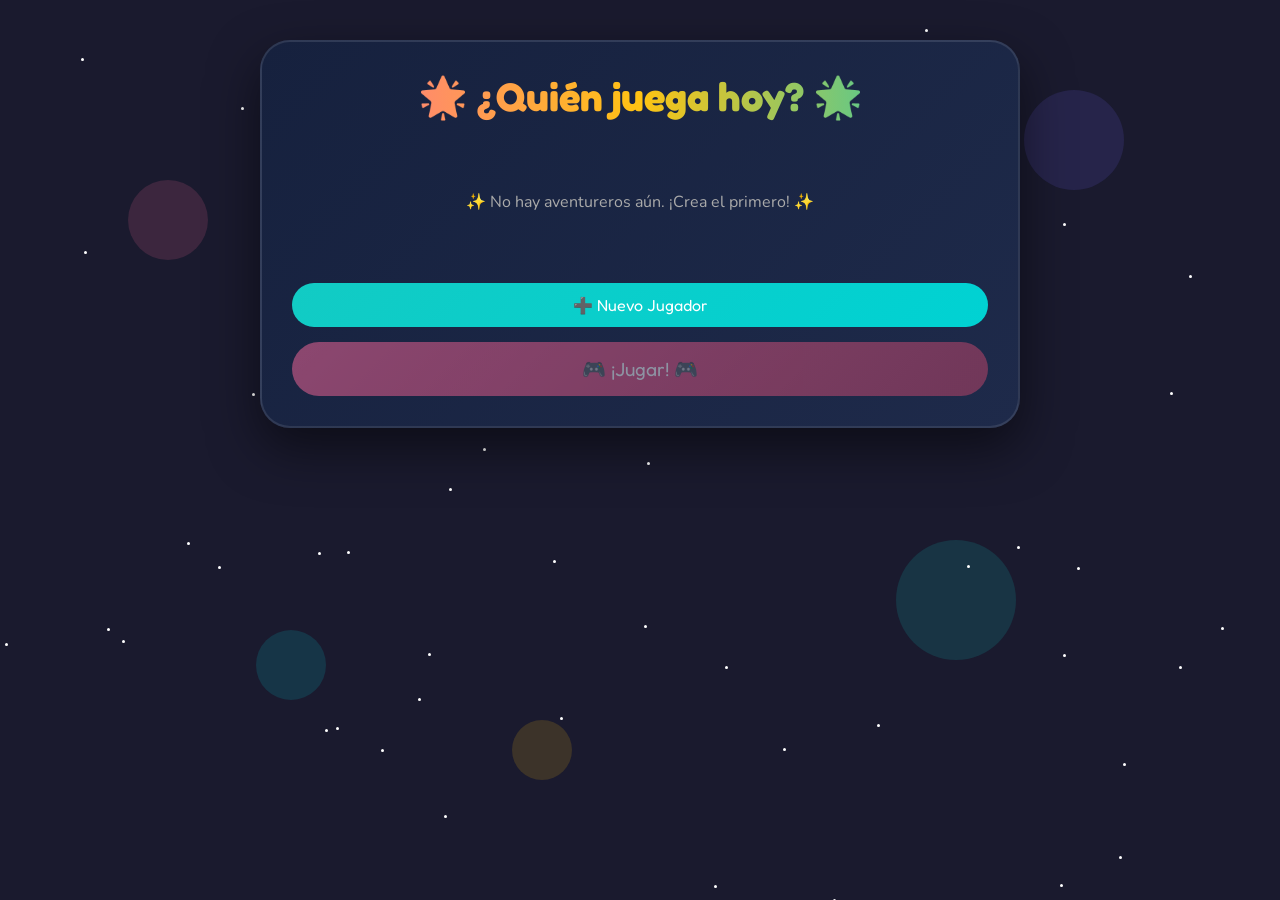
<file: index.html>
<!DOCTYPE html>
<html lang="es">
<head>
    <meta charset="UTF-8">
    <meta name="viewport" content="width=device-width, initial-scale=1.0">
    <title>Juegos Aurora - Mundo Mágico</title>
    <link rel="preconnect" href="https://fonts.googleapis.com">
    <link rel="preconnect" href="https://fonts.gstatic.com" crossorigin>
    <link href="https://fonts.googleapis.com/css2?family=Fredoka+One&family=Nunito:wght@400;600;700;800&display=swap" rel="stylesheet">
    <link rel="stylesheet" href="./styles.css">
</head>
<body>
    <div class="bg-animation">
        <div class="bubble"></div><div class="bubble"></div><div class="bubble"></div>
        <div class="bubble"></div><div class="bubble"></div><div class="bubble"></div>
    </div>
    <div class="stars" id="global-stars"></div>

    <div class="user-bar" id="userBar">
        <div class="user-avatar-small" id="userAvatar">👤</div>
        <div class="user-name-small" id="userName">Cargando...</div>
        <div class="user-score-small" id="userScore">🏆 0 pts</div>
        <button class="switch-user-btn" onclick="switchUser()">🔄 Cambiar</button>
    </div>

    <button id="mainBackBtn" class="back-btn" style="display:none" onclick="showMainMenu()">🏠 Volver al Menú</button>

    <main id="main-menu" class="main-menu">
        <h1 class="menu-title">Juegos Aurora<br><span>Bilingual School</span></h1>
        <div class="welcome-message" id="welcomeMessage">✨ ¡Bienvenido! Elige un juego ✨</div>

        <div class="games-grid" id="gamesGrid"></div>

        <div class="adv-map" id="advMap">
            <div class="adv-zone" id="zone_alfabeto" onclick="openGameIfUnlocked('alfabeto')">
                <div class="zone-icon">🌳</div>
                <div class="zone-name">Bosque de Letras</div>
                <div class="zone-status" id="status_alfabeto"></div>
            </div>
            <div class="adv-zone locked" id="zone_lluvia" onclick="openGameIfUnlocked('lluvia')">
                <div class="zone-icon">☔</div>
                <div class="zone-name">Torrente de Palabras</div>
                <div class="zone-lock" id="lock_lluvia">🔒 Completa el Bosque</div>
                <div class="zone-status" id="status_lluvia"></div>
            </div>
            <div class="adv-zone locked" id="zone_palabras" onclick="openGameIfUnlocked('palabras')">
                <div class="zone-icon">🧩</div>
                <div class="zone-name">Ruinas Antiguas</div>
                <div class="zone-lock" id="lock_palabras">🔒 Completa el Torrente</div>
                <div class="zone-status" id="status_palabras"></div>
            </div>
            <div class="adv-zone locked" id="zone_ahorcado" onclick="openGameIfUnlocked('ahorcado')">
                <div class="zone-icon">🎪</div>
                <div class="zone-name">Torre Mágica</div>
                <div class="zone-lock" id="lock_ahorcado">🔒 Completa las Ruinas</div>
                <div class="zone-status" id="status_ahorcado"></div>
            </div>
        </div>
    </main>

    <!-- Aventura del Alfabeto -->
    <section id="alfabeto-app">
        <div class="start-screen" id="al_startScreen">
            <div class="mascot">🦄</div>
            <div class="logo">¡Aventura del Alfabeto!</div>
            <p style="color:#aaa;font-size:1.1rem;text-align:center;max-width:400px">¡Ayuda al unicornio a encontrar las letras!<br><small>Aurora Bilingual School</small></p>
            <button class="start-btn" onclick="al_startGame()">¡JUGAR! 🚀</button>
        </div>

        <div class="game-over" id="al_gameOver">
            <div class="trophy">🏆</div>
            <h2 id="al_gameOverTitle">¡Excelente!</h2>
            <p class="final-score">Puntuación: <span id="al_finalScore">0</span></p>
            <p class="final-score">Mejor racha: <span id="al_finalStreak">0</span></p>
            <p class="final-score">Aciertos: <span id="al_finalCorrect">0</span>/<span id="al_finalTotal">0</span></p>
            <div class="stars-rating" id="al_starsRating">⭐⭐⭐</div>
            <button class="restart-btn" onclick="al_restartGame()">¡Jugar de Nuevo! 🎮</button>
        </div>

        <div class="game-container" id="al_gameContainer" style="display:none">
            <div class="header"><h1>🌈 Aventura del Alfabeto</h1><p class="subtitle">Aurora Bilingual School</p></div>
            <div class="score-board">
                <div class="score-item"><span class="icon">⭐</span><div><div class="label">Puntos</div><div class="value" id="al_score">0</div></div></div>
                <div class="score-item"><span class="icon">🔥</span><div><div class="label">Racha</div><div class="value" id="al_streak">0</div></div></div>
                <div class="score-item"><span class="icon">❤️</span><div><div class="label">Vidas</div><div class="value" id="al_lives">3</div></div></div>
                <div class="score-item"><span class="icon">🎯</span><div><div class="label">Nivel</div><div class="value" id="al_level">1</div></div></div>
            </div>
            <div class="lang-selector">
                <div class="selector-label">🗣️ Idioma de la Voz</div>
                <button class="lang-btn active" data-lang="es" onclick="al_setLanguage('es')">🇪🇸 Español</button>
                <button class="lang-btn" data-lang="en" onclick="al_setLanguage('en')">🇺🇸 Inglés</button>
                <button class="lang-btn" data-lang="both" onclick="al_setLanguage('both')">🌎 Ambos</button>
            </div>
            <div class="progress-container">
                <div class="progress-bar"><div class="progress-fill" id="al_progressFill" style="width:0%"></div></div>
                <div class="progress-text" id="al_progressText">Letras: 0/10</div>
            </div>
            <div class="game-area">
                <div class="target-display" id="al_targetDisplay">
                    <button class="speak-btn" id="al_speakBtn" onclick="al_speakLetter()" title="Escuchar de nuevo">🔊</button>
                    <div class="instruction" id="al_instruction">¡Encuentra la letra!</div>
                    <div class="target-letter" id="al_targetLetter">A</div>
                    <div class="timer-bar"><div class="timer-fill" id="al_timerFill" style="width:100%"></div></div>
                </div>
                <div class="letter-grid" id="al_letterGrid"></div>
            </div>
        </div>
    </section>

    <!-- Lluvia de Letras -->
    <section id="lluvia-app">
        <div class="game-container">
            <div class="header"><h1>☔ Lluvia de Letras</h1><p class="subtitle">Atrapa la letra correcta</p></div>
            <div class="score-board">
                <div class="score-item"><span class="icon">⭐</span><div><div class="label">Puntos</div><div class="value" id="ll_score">0</div></div></div>
                <div class="score-item"><span class="icon">❤️</span><div><div class="label">Vidas</div><div class="value" id="ll_lives">3</div></div></div>
                <div class="score-item"><span class="icon">🎯</span><div><div class="label">Nivel</div><div class="value" id="ll_level">1</div></div></div>
            </div>
            <div class="ll-target-display">Atrapa la letra: <span id="ll_targetLetter" style="font-size:3rem">A</span></div>
            <div class="ll-area" id="ll_area"></div>
        </div>
        <div class="game-over" id="ll_gameOver">
            <div class="trophy">☔</div><h2>¡Juego Terminado!</h2>
            <p class="final-score">Puntuación: <span id="ll_finalScore">0</span></p>
            <p class="final-score">Nivel alcanzado: <span id="ll_finalLevel">1</span></p>
            <button class="restart-btn" onclick="ll_startGame()">¡Jugar de Nuevo! 🎮</button>
        </div>
    </section>

    <!-- Palabras Escondidas -->
    <section id="palabras-app">
        <div class="game-container">
            <div class="header"><h1>🧩 Palabras Escondidas</h1><p class="subtitle">Ordena las letras</p></div>
            <div class="score-board">
                <div class="score-item"><span class="icon">⭐</span><div><div class="label">Puntos</div><div class="value" id="pe_score">0</div></div></div>
                <div class="score-item"><span class="icon">🎯</span><div><div class="label">Nivel</div><div class="value" id="pe_level">1</div></div></div>
            </div>
            <div class="lang-selector" aria-label="Language / Idioma">
                <button class="lang-btn active" data-lang="es" onclick="pe_setLanguage('es')">🇭🇳 Español</button>
                <button class="lang-btn" data-lang="en" onclick="pe_setLanguage('en')">🇺🇸 English</button>
            </div>
            <div class="game-area">
                <div class="word-display">
                    <div class="hint" id="pe_hint" style="font-size:4rem">🔤</div>
                    <div class="pe-word-area" id="pe_wordSlots"></div>
                </div>
                <div class="pe-letters-area" id="pe_lettersArea"></div>
            </div>
            <div class="pe-prizes"><h3>Colección de Premios Mágicos 🎁</h3><div class="pe-prize-list" id="pe_prizeList"></div></div>
            <div class="collection-panel"><h3 id="pe_collectionTitle">Colección de Recompensas</h3><div class="collection-grid" id="pe_collectionGrid"></div></div>
        </div>
        <div class="result-overlay" id="pe_winOverlay">
            <div class="emoji">🎉</div><h2>¡EXCELENTE!</h2>
            <p class="word-reveal" id="pe_prizeMsg" style="display:none">¡Ganaste!</p>
            <button class="restart-btn" onclick="pe_nextWord()">Siguiente Palabra 🚀</button>
        </div>
    </section>

    <!-- Ahorcado -->
    <section id="ahorcado-app">
        <div class="result-overlay" id="ah_winOverlay"><div class="emoji">🎉</div><h2>¡GANASTE!</h2><p class="word-reveal">La palabra era: <span id="ah_winWord"></span></p><button class="restart-btn" onclick="ah_nextWord()">¡Siguiente palabra! 🚀</button></div>
        <div class="result-overlay" id="ah_loseOverlay"><div class="emoji">😢</div><h2>¡Ups!</h2><p class="word-reveal">La palabra era: <span id="ah_loseWord"></span></p><button class="restart-btn" onclick="ah_nextWord()">¡Intentar otra! 💪</button></div>
        <div class="game-container">
            <div class="header"><h1>🎪 Ahorcado Mágico</h1><p class="subtitle">Aurora Bilingual School</p></div>
            <div class="score-board">
                <div class="score-item"><span class="icon">⭐</span><div><div class="label">Puntos</div><div class="value" id="ah_score">0</div></div></div>
                <div class="score-item"><span class="icon">🏆</span><div><div class="label">Ganadas</div><div class="value" id="ah_wins">0</div></div></div>
                <div class="score-item"><span class="icon">🎯</span><div><div class="label">Palabras</div><div class="value" id="ah_wordsCount">0</div></div></div>
            </div>
            <div class="lang-selector">
                <button class="lang-btn active" data-lang="es" onclick="ah_setLanguage('es')">🇪🇸 Español</button>
                <button class="lang-btn" data-lang="en" onclick="ah_setLanguage('en')">🇺🇸 English</button>
            </div>
            <div class="category-selector" id="ah_categorySelector">
                <button class="category-btn active" data-cat="animals" onclick="ah_setCategory('animals')">🐱 Animales</button>
                <button class="category-btn" data-cat="family" onclick="ah_setCategory('family')">👨‍👩‍👧 Familia</button>
                <button class="category-btn" data-cat="colors" onclick="ah_setCategory('colors')">🎨 Colores</button>
                <button class="category-btn" data-cat="food" onclick="ah_setCategory('food')">🍎 Comida</button>
                <button class="category-btn" data-cat="objects" onclick="ah_setCategory('objects')">🏠 Casa</button>
                <button class="category-btn" data-cat="mixed" onclick="ah_setCategory('mixed')">🎲 Mixto</button>
            </div>
            <div class="game-area">
                <div class="word-display"><div class="hint" id="ah_hint"><span class="emoji" id="ah_hintEmoji">🐱</span><span id="ah_hintText">Animal</span></div><div class="word-slots" id="ah_wordSlots"></div></div>
                <div class="hangman-area"><div class="hangman-drawing" id="ah_hangmanDrawing">
                    <div class="hangman-part part-base" id="ah_part0"></div><div class="hangman-part part-pole" id="ah_part1"></div><div class="hangman-part part-top" id="ah_part2"></div><div class="hangman-part part-rope" id="ah_part3"></div>
                    <div class="hangman-part part-head" id="ah_part4"><div class="mouth"></div></div><div class="hangman-part part-body" id="ah_part5"></div><div class="hangman-part part-arm-left" id="ah_part6"></div><div class="hangman-part part-arm-right" id="ah_part7"></div><div class="hangman-part part-leg-left" id="ah_part8"></div><div class="hangman-part part-leg-right" id="ah_part9"></div>
                </div></div>
                <div class="lives-display"><div class="hearts" id="ah_hearts">❤️❤️❤️</div><div class="lives-text" id="ah_livesText">10 intentos restantes</div></div>
                <div class="keyboard" id="ah_keyboard"></div>
            </div>
        </div>
    </section>

    <script src="./gameCore.js"></script>
    <script src="./i18n.js"></script>
    <script src="./ui.js"></script>
    <script src="./ahorcado.js"></script>
    <script src="./aventura_alfabeto.js"></script>
    <script src="./lluvia.js"></script>
    <script src="./palabras.js"></script>
    <script>
    function updateMapStatus() {
        if (!window.gameCore || !gameCore.isLoggedIn()) return;
        ['alfabeto','lluvia','palabras','ahorcado'].forEach(zone => {
            const zoneEl=document.getElementById('zone_'+zone);
            const lockEl=document.getElementById('lock_'+zone);
            const statusEl=document.getElementById('status_'+zone);
            const unlocked=gameCore.isGameUnlocked(zone);
            const stats=gameCore.getGameStats(zone);
            if(unlocked){
                zoneEl.classList.remove('locked'); zoneEl.classList.add('unlocked');
                if(lockEl) lockEl.style.display='none';
                if(statusEl) statusEl.textContent=stats.completed?'✅ COMPLETADO':'⭐ Nivel '+stats.currentLevel;
            } else {
                zoneEl.classList.add('locked'); zoneEl.classList.remove('unlocked');
                if(lockEl) lockEl.style.display='block';
            }
        });
    }
    function openGameIfUnlocked(gameId) {
        if (gameCore && gameCore.isGameUnlocked(gameId)) openGame(gameId);
        else alert('🔒 Esta zona todavía está bloqueada. Completa la etapa anterior para desbloquearla.');
    }
    document.addEventListener('adv_levelup', updateMapStatus);
    document.addEventListener('adv_reward', updateMapStatus);
    document.addEventListener('DOMContentLoaded', updateMapStatus);
    </script>
</body>
</html>
</file>
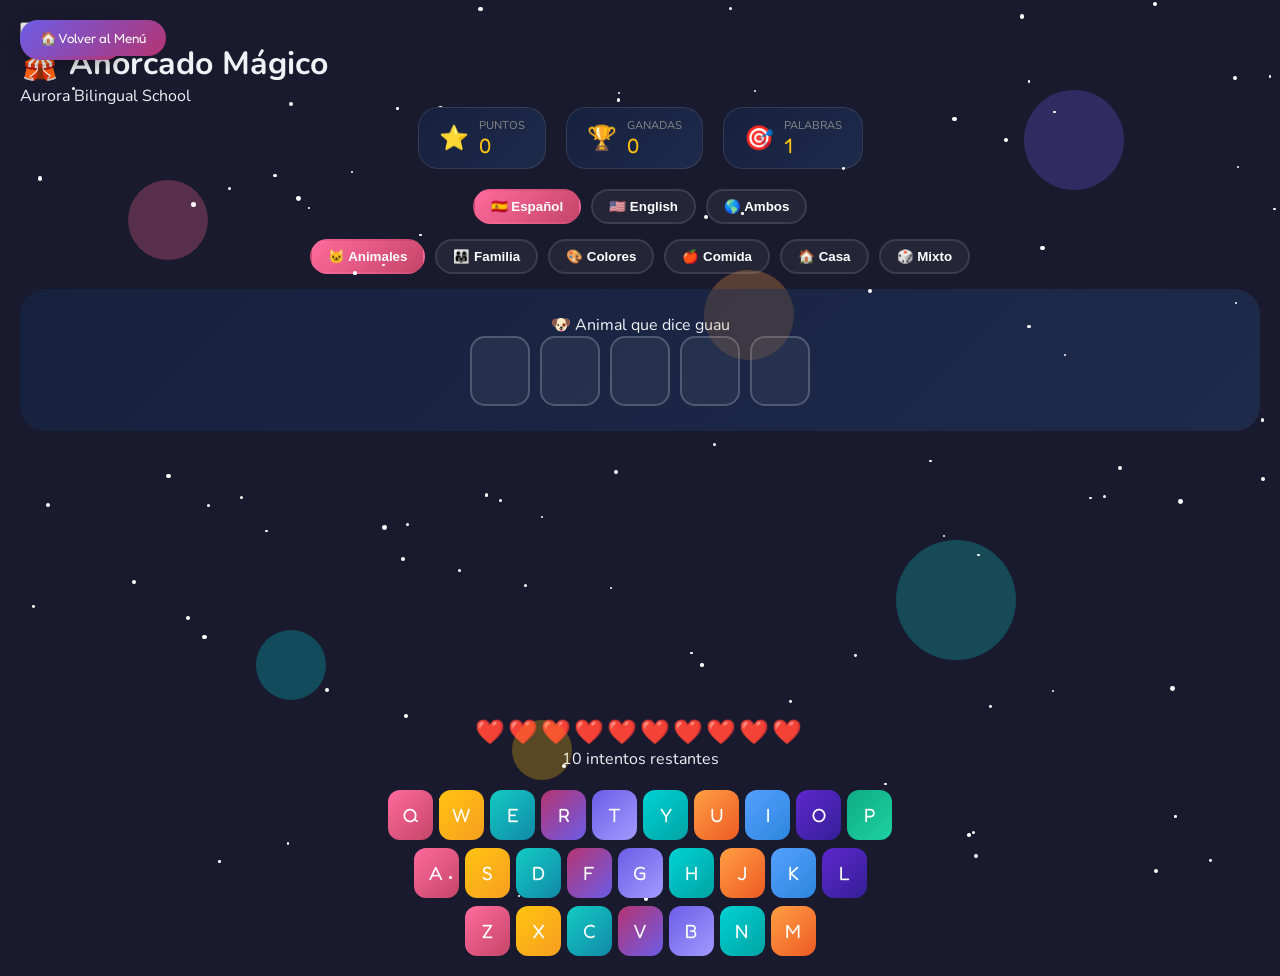
<file: ahorcado.html>
<!DOCTYPE html>
<html lang="es">
<head>
    <meta charset="UTF-8">
    <meta name="viewport" content="width=device-width, initial-scale=1.0">
    <link rel="icon" href="data:,">
    <title>Juegos Aurora</title>
    <link href="https://fonts.googleapis.com/css2?family=Fredoka+One&family=Nunito:wght@400;700;900&display=swap" rel="stylesheet">
        <link rel="stylesheet" href="./styles.css">
</head>
<body>
    <a href="./index.html" style="position:fixed; top:20px; left:20px; z-index:2000; background:linear-gradient(135deg, #6C5CE7, #B53471); color:white; border:none; border-radius:50px; padding:10px 20px; font-family:'Fredoka One',cursive; text-decoration:none; box-shadow:0 5px 15px rgba(0,0,0,0.3);">🗺️ Mapa</a>
    <div class="bg-animation">
        <div class="bubble"></div><div class="bubble"></div><div class="bubble"></div>
        <div class="bubble"></div><div class="bubble"></div><div class="bubble"></div>
    </div>
    <div class="stars" id="global-stars"></div>

    <button id="mainBackBtn" class="back-btn" onclick="window.location.href='index.html'">🏠 Volver al Menú</button>

    <!-- Main Menu -->
    <div id="main-menu" class="main-menu">
        <h1 class="menu-title">Juegos Aurora<br><span style="font-size: 1.5rem; color: #a0a0a0;">Bilingual School</span></h1>
        
        <div class="games-grid">
            <div class="game-card" onclick="openGame('ahorcado')">
                <span class="emoji">🎪</span>
                <h3>Ahorcado Mágico</h3>
                <p>Descubre las palabras ocultas antes de que se dibuje el muñeco.</p>
            </div>
            
            <div class="game-card" onclick="openGame('alfabeto')">
                <span class="emoji">🌈</span>
                <h3>Aventura del Alfabeto</h3>
                <p>Encuentra y memoriza las letras con ayuda del unicornio mágico.</p>
            </div>
        
            <div class="game-card" onclick="openGame('lluvia')">
                <span class="emoji">☔</span>
                <h3>Lluvia de Letras</h3>
                <p>Atrapa las letras correctas que caen del cielo. ¡Cuidado con las bombas!</p>
            </div>
            
            <div class="game-card" onclick="openGame('palabras')">
                <span class="emoji">🧩</span>
                <h3>Palabras Escondidas</h3>
                <p>Ordena las letras para formar la palabra y colecciona premios mágicos.</p>
            </div>

        </div>
    </div>

    
    <!-- Lluvia de Letras Container -->
    <div id="lluvia-app">
        <div class="game-container">
            <div class="header">
                <h1>☔ Lluvia de Letras</h1>
                <p class="subtitle" id="ll_subtitle">Atrapa la letra correcta</p>
                <div class="lang-selector" id="ll_langSelector">
                    <button class="lang-btn active" data-lang="es" onclick="gc_setLangAndRefresh('es')">🇪🇸 Español</button>
                    <button class="lang-btn" data-lang="en" onclick="gc_setLangAndRefresh('en')">🇺🇸 English</button>
                </div>
            </div>
            <div class="score-board">
                <div class="score-item"><span class="icon">⭐</span><div><div class="label">Puntos</div><div class="value" id="ll_score">0</div></div></div>
                <div class="score-item"><span class="icon">❤️</span><div><div class="label">Vidas</div><div class="value" id="ll_lives">3</div></div></div>
                <div class="score-item"><span class="icon">🎯</span><div><div class="label">Nivel</div><div class="value" id="ll_level">1</div></div></div>
            </div>
            <div class="ll-target-display">Atrapa la letra: <span id="ll_targetLetter" style="font-size: 3rem;">A</span></div>
            <div style="text-align:center; margin-top: 8px;">
                <button class="restart-btn" id="ll_resetBtn" onclick="ll_restartFromLevelOne()" style="padding:8px 16px; font-size:0.9rem;">Reiniciar nivel 1</button>
            </div>
            <div class="ll-area" id="ll_area"></div>
        </div>
        
        <div class="game-over" id="ll_gameOver">
            <div class="trophy">☔</div>
            <h2>¡Juego Terminado!</h2>
            <p class="final-score">Puntuación: <span id="ll_finalScore">0</span></p>
            <p class="final-score">Nivel alcanzado: <span id="ll_finalLevel">1</span></p>
            <button class="restart-btn" onclick="ll_startGame()">¡Jugar de Nuevo! 🎮</button>
        </div>
    </div>

    <!-- Palabras Escondidas Container -->
    <div id="palabras-app">
        <div class="game-container">
            <div class="header">
                <h1>🧩 Palabras Escondidas</h1>
                <p class="subtitle" id="pe_subtitle">Ordena las letras</p>
                <div class="lang-selector" id="pe_langSelector">
                    <button class="lang-btn active" data-lang="es" onclick="gc_setLangAndRefresh('es')">🇪🇸 Español</button>
                    <button class="lang-btn" data-lang="en" onclick="gc_setLangAndRefresh('en')">🇺🇸 English</button>
                </div>
            </div>
            <div class="score-board">
                <div class="score-item"><span class="icon">⭐</span><div><div class="label">Puntos</div><div class="value" id="pe_score">0</div></div></div>
                <div class="score-item"><span class="icon">🎯</span><div><div class="label">Nivel</div><div class="value" id="pe_level">1</div></div></div>
            </div>
            <div style="text-align:center; margin: 6px 0 12px;">
                <button class="restart-btn" id="pe_resetBtn" onclick="pe_restartFromLevelOne()" style="padding:8px 16px; font-size:0.9rem;">Reiniciar nivel 1</button>
            </div>
            
            <div class="game-area">
                <div class="word-display" style="background: none; border: none; box-shadow: none;">
                    <div class="hint" id="pe_hint" style="font-size: 4rem; margin-bottom: 20px;">🚗</div>
                    <div class="pe-word-area" id="pe_wordSlots"></div>
                </div>
                <div class="pe-letters-area" id="pe_lettersArea"></div>
            </div>
            
            <div class="pe-prizes">
                <h3 id="pe_rewardsTitle">Colección de Premios Mágicos 🎁</h3>
                <div class="pe-prize-list" id="pe_prizeList"></div>
            </div>
            <div class="collection-panel">
                <h3 id="pe_collectionTitle">Colección de Recompensas</h3>
                <div class="collection-grid" id="pe_collectionGrid"></div>
            </div>
        </div>
        
        <div class="result-overlay" id="pe_winOverlay">
            <div class="emoji" id="pe_winEmoji">🎉</div>
            <h2 id="pe_winTitle">¡EXCELENTE!</h2>
            <p class="word-reveal" id="pe_prizeMsg" style="display: none;">¡Ganaste un nuevo premio!</p>
            <button class="restart-btn" onclick="pe_nextWord()">Siguiente Palabra 🚀</button>
        </div>
    </div>

    <!-- Ahorcado Container -->
    <div id="ahorcado-app">
        
    <div class="bg-animation">
        <div class="bubble"></div>
        <div class="bubble"></div>
        <div class="bubble"></div>
        <div class="bubble"></div>
        <div class="bubble"></div>
        <div class="bubble"></div>
    </div>
    <div class="stars" id="ah_stars"></div>

    <button class="sound-toggle" id="ah_soundToggle" onclick="ah_toggleSound()">🔊</button>

    <!-- Win Overlay -->
    <div class="result-overlay" id="ah_winOverlay">
        <div class="emoji">🎉</div>
        <h2>¡GANASTE!</h2>
        <p class="word-reveal">La palabra era: <span id="ah_winWord"></span></p>
        <button class="restart-btn" onclick="ah_nextWord()">¡Siguiente palabra! 🚀</button>
    </div>

    <!-- Lose Overlay -->
    <div class="result-overlay" id="ah_loseOverlay">
        <div class="emoji">😢</div>
        <h2>¡Ups!</h2>
        <p class="word-reveal">La palabra era: <span id="ah_loseWord"></span></p>
        <button class="restart-btn" onclick="ah_nextWord()">¡Intentar otra! 💪</button>
    </div>

    <div class="game-container">
        <div class="header">
            <h1>🎪 Ahorcado Mágico</h1>
            <p class="subtitle">Aurora Bilingual School</p>
        </div>

        <div class="score-board">
            <div class="score-item">
                <span class="icon">⭐</span>
                <div>
                    <div class="label">Puntos</div>
                    <div class="value" id="ah_score">0</div>
                </div>
            </div>
            <div class="score-item">
                <span class="icon">🏆</span>
                <div>
                    <div class="label">Ganadas</div>
                    <div class="value" id="ah_wins">0</div>
                </div>
            </div>
            <div class="score-item">
                <span class="icon">🎯</span>
                <div>
                    <div class="label">Palabras</div>
                    <div class="value" id="ah_wordsCount">0</div>
                </div>
            </div>
        </div>

        <div class="lang-selector">
            <button class="lang-btn active" data-lang="es" onclick="ah_setLanguage('es')">🇪🇸 Español</button>
            <button class="lang-btn" data-lang="en" onclick="ah_setLanguage('en')">🇺🇸 English</button>
            <button class="lang-btn" data-lang="both" onclick="ah_setLanguage('both')">🌎 Ambos</button>
        </div>

        <div class="category-selector" id="ah_categorySelector">
            <button class="category-btn active" data-cat="animals" onclick="ah_setCategory('animals')">🐱 Animales</button>
            <button class="category-btn" data-cat="family" onclick="ah_setCategory('family')">👨‍👩‍👧 Familia</button>
            <button class="category-btn" data-cat="colors" onclick="ah_setCategory('colors')">🎨 Colores</button>
            <button class="category-btn" data-cat="food" onclick="ah_setCategory('food')">🍎 Comida</button>
            <button class="category-btn" data-cat="objects" onclick="ah_setCategory('objects')">🏠 Casa</button>
            <button class="category-btn" data-cat="mixed" onclick="ah_setCategory('mixed')">🎲 Mixto</button>
        </div>

        <div class="game-area">
            <div class="word-display">
                <div class="hint" id="ah_hint">
                    <span class="emoji" id="ah_hintEmoji">🐱</span>
                    <span id="ah_hintText">Es un animal que dice miau</span>
                </div>
                <div class="word-slots" id="ah_wordSlots"></div>
            </div>

            <div class="hangman-area">
                <div class="hangman-drawing" id="ah_hangmanDrawing">
                    <div class="hangman-part part-base" id="ah_part0"></div>
                    <div class="hangman-part part-pole" id="ah_part1"></div>
                    <div class="hangman-part part-top" id="ah_part2"></div>
                    <div class="hangman-part part-rope" id="ah_part3"></div>
                    <div class="hangman-part part-head" id="ah_part4">
                        <div class="mouth"></div>
                    </div>
                    <div class="hangman-part part-body" id="ah_part5"></div>
                    <div class="hangman-part part-arm-left" id="ah_part6"></div>
                    <div class="hangman-part part-arm-right" id="ah_part7"></div>
                    <div class="hangman-part part-leg-left" id="ah_part8"></div>
                    <div class="hangman-part part-leg-right" id="ah_part9"></div>
                </div>
            </div>

            <div class="lives-display">
                <div class="hearts" id="ah_hearts">❤️❤️❤️❤️❤️❤️❤️❤️❤️❤️</div>
                <div class="lives-text" id="ah_livesText">10 intentos restantes</div>
            </div>

            <div class="keyboard" id="ah_keyboard"></div>
        </div>
    </div>

    
    </div>

    <!-- Alfabeto Container -->
    <div id="alfabeto-app">
        
    <div class="bg-animation">
        <div class="bubble"></div>
        <div class="bubble"></div>
        <div class="bubble"></div>
        <div class="bubble"></div>
        <div class="bubble"></div>
        <div class="bubble"></div>
    </div>
    <div class="stars" id="al_stars"></div>

    <button class="sound-toggle" id="al_soundToggle" onclick="al_toggleSound()">🔊</button>

    <div class="start-screen" id="al_startScreen">
        <div class="mascot">🦄</div>
        <div class="logo">¡Aventura del Alfabeto!</div>
        <p style="color: #aaa; font-size: 1.1rem; text-align: center; max-width: 400px; margin-bottom: 10px;">
            ¡Ayuda al unicornio a encontrar las letras!<br>
            <span style="font-size: 0.9rem;">Aurora Bilingual School</span>
        </p>
        <button class="start-btn" id="al_startBtn" type="button" onclick="al_startGame()">¡JUGAR! 🚀</button>
    </div>

    <div class="game-over" id="al_gameOver">
        <div class="trophy">🏆</div>
        <h2 id="al_gameOverTitle">¡Excelente!</h2>
        <p class="final-score">Puntuación: <span id="al_finalScore">0</span></p>
        <p class="final-score">Mejor racha: <span id="al_finalStreak">0</span></p>
        <p class="final-score">Aciertos: <span id="al_finalCorrect">0</span>/<span id="al_finalTotal">0</span></p>
        <div class="stars-rating" id="al_starsRating">⭐⭐⭐</div>
        <button class="restart-btn" onclick="al_restartGame()">¡Jugar de Nuevo! 🎮</button>
    </div>

    <div class="game-container" id="al_gameContainer" style="display: none;">
        <div class="header">
            <h1>🌈 Aventura del Alfabeto</h1>
            <p class="subtitle">Aurora Bilingual School</p>
        </div>

        <div class="score-board">
            <div class="score-item">
                <span class="icon">⭐</span>
                <div>
                    <div class="label">Puntos</div>
                    <div class="value" id="al_score">0</div>
                </div>
            </div>
            <div class="score-item">
                <span class="icon">🔥</span>
                <div>
                    <div class="label">Racha</div>
                    <div class="value" id="al_streak">0</div>
                </div>
            </div>
            <div class="score-item">
                <span class="icon">❤️</span>
                <div>
                    <div class="label">Vidas</div>
                    <div class="value" id="al_lives">3</div>
                </div>
            </div>
            <div class="score-item">
                <span class="icon">🎯</span>
                <div>
                    <div class="label">Nivel</div>
                    <div class="value" id="al_level">1</div>
                </div>
            </div>
        </div>

        <div class="lang-selector">
            <div class="selector-label">🗣️ Idioma de la Voz</div>
            <button class="lang-btn active" data-lang="es" onclick="al_setLanguage('es')">🇪🇸 Español</button>
            <button class="lang-btn" data-lang="en" onclick="al_setLanguage('en')">🇺🇸 Inglés</button>
            <button class="lang-btn" data-lang="both" onclick="al_setLanguage('both')">🌎 Ambos</button>
        </div>

        <div class="phase-selector">
            <div class="selector-label">🎭 Fase de Aprendizaje</div>
            <button class="phase-btn active" data-phase="1" onclick="al_setPhase(1)">👁️ Fase 1: Ver + Escuchar</button>
            <button class="phase-btn" data-phase="2" onclick="al_setPhase(2)">🙈 Fase 2: Memorizar</button>
            <button class="phase-btn" data-phase="3" onclick="al_setPhase(3)">🎧 Fase 3: Solo Escuchar</button>
        </div>

        <div class="mode-selector">
            <div class="selector-label">🎮 Dificultad</div>
            <button class="mode-btn active" data-mode="facil" onclick="al_setMode('facil')">😊 Fácil</button>
            <button class="mode-btn" data-mode="medio" onclick="al_setMode('medio')">🤔 Medio</button>
            <button class="mode-btn" data-mode="dificil" onclick="al_setMode('dificil')">😎 Difícil</button>
            <button class="mode-btn" data-mode="dictado" onclick="al_setMode('dictado')">📝 Dictado</button>
        </div>

        <div class="progress-container">
            <div class="progress-bar">
                <div class="progress-fill" id="al_progressFill" style="width: 0%"></div>
            </div>
            <div class="progress-text" id="al_progressText">Progreso: 0/10</div>
        </div>

        <div class="game-area">
            <div class="target-display" id="al_targetDisplay">
                <button class="speak-btn pulse" id="al_speakBtn" onclick="al_speakLetter()" title="Escuchar de nuevo">🔊</button>
                <div class="instruction" id="al_instruction">¡Encuentra la letra!</div>
                <div class="target-letter" id="al_targetLetter">A</div>
                <div class="timer-bar">
                    <div class="timer-fill" id="al_timerFill" style="width: 100%"></div>
                </div>
            </div>

            <div class="letter-grid" id="al_letterGrid"></div>
        </div>
    </div>

    
    </div>

    <script src="./gameCore.js"></script>
    <script src="./i18n.js"></script>
    <script>
        // --- GLOBAL MENU LOGIC ---
        function showMainMenu() {
            document.getElementById('main-menu').style.display = 'flex';
            document.getElementById('ahorcado-app').style.display = 'none';
            document.getElementById('alfabeto-app').style.display = 'none';
            document.getElementById('lluvia-app').style.display = 'none';
            document.getElementById('palabras-app').style.display = 'none';
            document.getElementById('mainBackBtn').style.display = 'none';
            
            // Stop audio if exists
            try { if(ah_audioCtx) ah_audioCtx.suspend(); } catch(e){}
            try { if(al_audioCtx) al_audioCtx.suspend(); } catch(e){}
            try { window.speechSynthesis.cancel(); } catch(e){}
        }

        function openGame(game) {
            document.getElementById('main-menu').style.display = 'none';
            document.getElementById('mainBackBtn').style.display = 'block';
            
            if (game === 'ahorcado') {
                document.getElementById('ahorcado-app').style.display = 'block';
                // start ahorcado
                try { if(ah_audioCtx) ah_audioCtx.resume(); } catch(e){}
                ah_resetHangman();
                ah_nextWord();
            } else if (game === 'lluvia') {
                document.getElementById('lluvia-app').style.display = 'block';
                ll_startGame();
            } else if (game === 'palabras') {
                document.getElementById('palabras-app').style.display = 'block';
                pe_startGame();
            } else {
                const isStandaloneAl = window.location.pathname.includes('aventura_alfabeto_2.html');
                if (isStandaloneAl) {
                    document.getElementById('alfabeto-app').style.display = 'block';
                    const scr = document.getElementById('al_startScreen');
                    if (scr) scr.classList.remove('hidden');
                } else {
                    window.location.href = 'aventura_alfabeto_2.html';
                }
            }
        }
        
        function globalCreateStars() {
            const container = document.getElementById('global-stars');
            for (let i = 0; i < 50; i++) {
                const star = document.createElement('div');
                star.className = 'star';
                star.style.left = Math.random() * 100 + '%';
                star.style.top = Math.random() * 100 + '%';
                star.style.animationDelay = Math.random() * 2 + 's';
                star.style.width = star.style.height = (Math.random() * 3 + 2) + 'px';
                container.appendChild(star);
            }
        }
        globalCreateStars();
        window.addEventListener('load', () => {
            const requestedGame = 'ahorcado';
            showMainMenu();
            openGame(requestedGame);
            const back = document.getElementById('mainBackBtn');
            if (back) {
                back.style.display = 'block';
                back.onclick = () => { window.location.href = 'index.html'; };
            }
        });
        gc_refreshHeaderLabels && gc_refreshHeaderLabels();
        
        // Disable original createStars inside games individually so they don't spawn multiple times
        function ah_createStars() {}
        function al_createStars() {}

        // --- AHORCADO JS ---
        
        // ==================== WORD DATABASE ====================
        const ah_WORDS = {
            animals: {
                es: [
                    { word: 'GATO', emoji: '🐱', hint: 'Animal que dice miau' },
                    { word: 'PERRO', emoji: '🐶', hint: 'Animal que dice guau' },
                    { word: 'PEZ', emoji: '🐟', hint: 'Animal que vive en el agua' },
                    { word: 'PAJARO', emoji: '🐦', hint: 'Animal que vuela' },
                    { word: 'OSO', emoji: '🐻', hint: 'Animal grande y peludo' },
                    { word: 'LEON', emoji: '🦁', hint: 'Rey de la selva' },
                    { word: 'CONEJO', emoji: '🐰', hint: 'Animal con orejas largas' },
                    { word: 'ELEFANTE', emoji: '🐘', hint: 'Animal con trompa' },
                    { word: 'MARIPOSA', emoji: '🦋', hint: 'Insecto con alas coloridas' },
                    { word: 'VACA', emoji: '🐮', hint: 'Animal que da leche' }
                ],
                en: [
                    { word: 'CAT', emoji: '🐱', hint: 'Animal that says meow' },
                    { word: 'DOG', emoji: '🐶', hint: 'Animal that says woof' },
                    { word: 'FISH', emoji: '🐟', hint: 'Animal that lives in water' },
                    { word: 'BIRD', emoji: '🐦', hint: 'Animal that flies' },
                    { word: 'BEAR', emoji: '🐻', hint: 'Big and furry animal' },
                    { word: 'LION', emoji: '🦁', hint: 'King of the jungle' },
                    { word: 'RABBIT', emoji: '🐰', hint: 'Animal with long ears' },
                    { word: 'ELEPHANT', emoji: '🐘', hint: 'Animal with a trunk' },
                    { word: 'BUTTERFLY', emoji: '🦋', hint: 'Insect with colorful wings' },
                    { word: 'COW', emoji: '🐮', hint: 'Animal that gives milk' }
                ]
            },
            family: {
                es: [
                    { word: 'MAMA', emoji: '👩', hint: 'Tu mamá te quiere mucho' },
                    { word: 'PAPA', emoji: '👨', hint: 'Tu papá te cuida' },
                    { word: 'BEBE', emoji: '👶', hint: 'Un niño pequeño' },
                    { word: 'HERMANO', emoji: '👦', hint: 'Hijo de tus papás' },
                    { word: 'HERMANA', emoji: '👧', hint: 'Hija de tus papás' },
                    { word: 'ABUELA', emoji: '👵', hint: 'Mamá de tu mamá o papá' },
                    { word: 'ABUELO', emoji: '👴', hint: 'Papá de tu mamá o papá' },
                    { word: 'TIO', emoji: '🧔', hint: 'Hermano de tu mamá o papá' },
                    { word: 'TIA', emoji: '👩‍🦱', hint: 'Hermana de tu mamá o papá' },
                    { word: 'PRIMO', emoji: '👦', hint: 'Hijo de tu tío o tía' }
                ],
                en: [
                    { word: 'MOM', emoji: '👩', hint: 'Your mother loves you' },
                    { word: 'DAD', emoji: '👨', hint: 'Your father takes care of you' },
                    { word: 'BABY', emoji: '👶', hint: 'A little child' },
                    { word: 'BROTHER', emoji: '👦', hint: 'Son of your parents' },
                    { word: 'SISTER', emoji: '👧', hint: 'Daughter of your parents' },
                    { word: 'GRANDMA', emoji: '👵', hint: 'Mother of your mom or dad' },
                    { word: 'GRANDPA', emoji: '👴', hint: 'Father of your mom or dad' },
                    { word: 'UNCLE', emoji: '🧔', hint: 'Brother of your mom or dad' },
                    { word: 'AUNT', emoji: '👩‍🦱', hint: 'Sister of your mom or dad' },
                    { word: 'COUSIN', emoji: '👦', hint: 'Child of your uncle or aunt' }
                ]
            },
            colors: {
                es: [
                    { word: 'ROJO', emoji: '🔴', hint: 'Color de la manzana' },
                    { word: 'AZUL', emoji: '🔵', hint: 'Color del cielo' },
                    { word: 'VERDE', emoji: '🟢', hint: 'Color de la hierba' },
                    { word: 'AMARILLO', emoji: '🟡', hint: 'Color del sol' },
                    { word: 'ROSA', emoji: '🩷', hint: 'Color de las flores' },
                    { word: 'MORADO', emoji: '🟣', hint: 'Color de las uvas' },
                    { word: 'NEGRO', emoji: '⚫', hint: 'Color de la noche' },
                    { word: 'BLANCO', emoji: '⚪', hint: 'Color de la nieve' },
                    { word: 'NARANJA', emoji: '🟠', hint: 'Color de la naranja' },
                    { word: 'CAFE', emoji: '🟤', hint: 'Color del chocolate' }
                ],
                en: [
                    { word: 'RED', emoji: '🔴', hint: 'Color of an apple' },
                    { word: 'BLUE', emoji: '🔵', hint: 'Color of the sky' },
                    { word: 'GREEN', emoji: '🟢', hint: 'Color of grass' },
                    { word: 'YELLOW', emoji: '🟡', hint: 'Color of the sun' },
                    { word: 'PINK', emoji: '🩷', hint: 'Color of flowers' },
                    { word: 'PURPLE', emoji: '🟣', hint: 'Color of grapes' },
                    { word: 'BLACK', emoji: '⚫', hint: 'Color of night' },
                    { word: 'WHITE', emoji: '⚪', hint: 'Color of snow' },
                    { word: 'ORANGE', emoji: '🟠', hint: 'Color of an orange' },
                    { word: 'BROWN', emoji: '🟤', hint: 'Color of chocolate' }
                ]
            },
            food: {
                es: [
                    { word: 'MANZANA', emoji: '🍎', hint: 'Fruta roja y deliciosa' },
                    { word: 'LECHE', emoji: '🥛', hint: 'Bebida blanca' },
                    { word: 'PAN', emoji: '🍞', hint: 'Lo comes en el desayuno' },
                    { word: 'AGUA', emoji: '💧', hint: 'Bebida transparente' },
                    { word: 'HUEVO', emoji: '🥚', hint: 'Lo ponen las gallinas' },
                    { word: 'QUESO', emoji: '🧀', hint: 'Producto de la leche' },
                    { word: 'PIZZA', emoji: '🍕', hint: 'Comida redonda con queso' },
                    { word: 'HELADO', emoji: '🍦', hint: 'Postre frío y dulce' },
                    { word: 'UVA', emoji: '🍇', hint: 'Fruta pequeña y morada' },
                    { word: 'PLATANO', emoji: '🍌', hint: 'Fruta amarilla y larga' }
                ],
                en: [
                    { word: 'APPLE', emoji: '🍎', hint: 'Red and delicious fruit' },
                    { word: 'MILK', emoji: '🥛', hint: 'White drink' },
                    { word: 'BREAD', emoji: '🍞', hint: 'You eat it for breakfast' },
                    { word: 'WATER', emoji: '💧', hint: 'Transparent drink' },
                    { word: 'EGG', emoji: '🥚', hint: 'Laid by chickens' },
                    { word: 'CHEESE', emoji: '🧀', hint: 'Made from milk' },
                    { word: 'PIZZA', emoji: '🍕', hint: 'Round food with cheese' },
                    { word: 'ICE CREAM', emoji: '🍦', hint: 'Cold and sweet dessert' },
                    { word: 'GRAPE', emoji: '🍇', hint: 'Small purple fruit' },
                    { word: 'BANANA', emoji: '🍌', hint: 'Yellow and long fruit' }
                ]
            },
            objects: {
                es: [
                    { word: 'CASA', emoji: '🏠', hint: 'Donde vives' },
                    { word: 'SILLA', emoji: '🪑', hint: 'Te sientas en ella' },
                    { word: 'MESA', emoji: '🍽️', hint: 'Pones la comida aquí' },
                    { word: 'PUERTA', emoji: '🚪', hint: 'Entras por aquí' },
                    { word: 'VENTANA', emoji: '🪟', hint: 'Entra la luz' },
                    { word: 'LAPIZ', emoji: '✏️', hint: 'Escribes con esto' },
                    { word: 'LIBRO', emoji: '📚', hint: 'Tiene historias' },
                    { word: 'PELOTA', emoji: '⚽', hint: 'Juegas con ella' },
                    { word: 'RELOJ', emoji: '⏰', hint: 'Te dice la hora' },
                    { word: 'LUZ', emoji: '💡', hint: 'Ilumina la habitación' }
                ],
                en: [
                    { word: 'HOUSE', emoji: '🏠', hint: 'Where you live' },
                    { word: 'CHAIR', emoji: '🪑', hint: 'You sit on it' },
                    { word: 'TABLE', emoji: '🍽️', hint: 'You put food here' },
                    { word: 'DOOR', emoji: '🚪', hint: 'You enter through here' },
                    { word: 'WINDOW', emoji: '🪟', hint: 'Light comes through' },
                    { word: 'PENCIL', emoji: '✏️', hint: 'You write with this' },
                    { word: 'BOOK', emoji: '📚', hint: 'Has stories inside' },
                    { word: 'BALL', emoji: '⚽', hint: 'You play with it' },
                    { word: 'CLOCK', emoji: '⏰', hint: 'Tells you the time' },
                    { word: 'LIGHT', emoji: '💡', hint: 'Illuminates the room' }
                ]
            }
        };

        // ==================== GAME STATE ====================
        let ah_gameState = {
            currentWord: '',
            guessedLetters: [],
            wrongLetters: [],
            lives: 10,
            maxLives: 10,
            score: 0,
            wins: 0,
            wordsPlayed: 0,
            language: 'es',
            category: 'animals',
            soundEnabled: true,
            isPlaying: false
        };

        const ah_ALFABETO = 'ABCDEFGHIJKLMNOPQRSTUVWXYZ';
        const ah_ALFABETO_EN = 'ABCDEFGHIJKLMNOPQRSTUVWXYZ';

        // ==================== AUDIO ====================
        var AudioContext = window.AudioContext || window.webkitAudioContext;
        let ah_audioCtx = null;

        function ah_initAudio() {
            if (!ah_audioCtx) ah_audioCtx = new AudioContext();
        }

        function ah_playSound(type) {
            if (!ah_gameState.soundEnabled || !ah_audioCtx) return;

            const osc = ah_audioCtx.createOscillator();
            const gain = ah_audioCtx.createGain();
            osc.connect(gain);
            gain.connect(ah_audioCtx.destination);

            switch(type) {
                case 'correct':
                    osc.frequency.setValueAtTime(523, ah_audioCtx.currentTime);
                    osc.frequency.setValueAtTime(659, ah_audioCtx.currentTime + 0.1);
                    osc.frequency.setValueAtTime(784, ah_audioCtx.currentTime + 0.2);
                    gain.gain.setValueAtTime(0.3, ah_audioCtx.currentTime);
                    gain.gain.exponentialRampToValueAtTime(0.01, ah_audioCtx.currentTime + 0.4);
                    osc.start(ah_audioCtx.currentTime);
                    osc.stop(ah_audioCtx.currentTime + 0.4);
                    break;
                case 'wrong':
                    osc.frequency.setValueAtTime(200, ah_audioCtx.currentTime);
                    osc.frequency.setValueAtTime(150, ah_audioCtx.currentTime + 0.15);
                    gain.gain.setValueAtTime(0.3, ah_audioCtx.currentTime);
                    gain.gain.exponentialRampToValueAtTime(0.01, ah_audioCtx.currentTime + 0.3);
                    osc.start(ah_audioCtx.currentTime);
                    osc.stop(ah_audioCtx.currentTime + 0.3);
                    break;
                case 'win':
                    [523, 659, 784, 1047, 1319].forEach((freq, i) => {
                        const o = ah_audioCtx.createOscillator();
                        const g = ah_audioCtx.createGain();
                        o.connect(g);
                        g.connect(ah_audioCtx.destination);
                        o.frequency.setValueAtTime(freq, ah_audioCtx.currentTime + i * 0.15);
                        g.gain.setValueAtTime(0.3, ah_audioCtx.currentTime + i * 0.15);
                        g.gain.exponentialRampToValueAtTime(0.01, ah_audioCtx.currentTime + i * 0.15 + 0.3);
                        o.start(ah_audioCtx.currentTime + i * 0.15);
                        o.stop(ah_audioCtx.currentTime + i * 0.15 + 0.3);
                    });
                    break;
                case 'lose':
                    [400, 350, 300, 250].forEach((freq, i) => {
                        const o = ah_audioCtx.createOscillator();
                        const g = ah_audioCtx.createGain();
                        o.connect(g);
                        g.connect(ah_audioCtx.destination);
                        o.frequency.setValueAtTime(freq, ah_audioCtx.currentTime + i * 0.3);
                        g.gain.setValueAtTime(0.3, ah_audioCtx.currentTime + i * 0.3);
                        g.gain.exponentialRampToValueAtTime(0.01, ah_audioCtx.currentTime + i * 0.3 + 0.4);
                        o.start(ah_audioCtx.currentTime + i * 0.3);
                        o.stop(ah_audioCtx.currentTime + i * 0.3 + 0.4);
                    });
                    break;
            }
        }

        function ah_speakWord(word, lang) {
            if (!ah_gameState.soundEnabled) return;

            const ah_synth = window.speechSynthesis;
            ah_synth.cancel();

            const utter = new SpeechSynthesisUtterance(word);
            utter.lang = lang === 'en' ? 'en-US' : 'es-ES';
            utter.rate = 0.7;
            utter.pitch = 1.2;
            ah_synth.speak(utter);
        }

        function ah_toggleSound() {
            ah_gameState.soundEnabled = !ah_gameState.soundEnabled;
            document.getElementById('ah_soundToggle').textContent = ah_gameState.soundEnabled ? '🔊' : '🔇';
        }

        // ==================== STARS ====================
        function ah_createStars() {
            const container = document.getElementById('ah_stars');
            for (let i = 0; i < 50; i++) {
                const star = document.createElement('div');
                star.className = 'star';
                star.style.left = Math.random() * 100 + '%';
                star.style.top = Math.random() * 100 + '%';
                star.style.animationDelay = Math.random() * 2 + 's';
                star.style.width = star.style.height = (Math.random() * 3 + 2) + 'px';
                container.appendChild(star);
            }
        }

        // ==================== PARTICLES ====================
        function ah_createParticles(x, y, color) {
            for (let i = 0; i < 12; i++) {
                const particle = document.createElement('div');
                particle.className = 'particle';
                particle.style.left = x + 'px';
                particle.style.top = y + 'px';
                particle.style.width = (Math.random() * 10 + 5) + 'px';
                particle.style.height = particle.style.width;
                particle.style.background = color;
                particle.style.borderRadius = '50%';
                const angle = (Math.PI * 2 * i) / 12;
                const distance = Math.random() * 100 + 50;
                particle.style.setProperty('--tx', Math.cos(angle) * distance + 'px');
                particle.style.setProperty('--ty', Math.sin(angle) * distance + 'px');
                document.body.appendChild(particle);
                setTimeout(() => particle.remove(), 1000);
            }
        }

        function ah_createConfetti() {
            const colors = ['#FF6B9D', '#FFC312', '#12CBC4', '#B53471', '#6C5CE7', '#00D2D3', '#FF9F43'];
            for (let i = 0; i < 50; i++) {
                const confetti = document.createElement('div');
                confetti.className = 'confetti';
                confetti.style.left = Math.random() * 100 + '%';
                confetti.style.background = colors[Math.floor(Math.random() * colors.length)];
                confetti.style.animationDuration = (Math.random() * 2 + 2) + 's';
                confetti.style.animationDelay = (Math.random() * 1) + 's';
                confetti.style.borderRadius = Math.random() > 0.5 ? '50%' : '0';
                document.body.appendChild(confetti);
                setTimeout(() => confetti.remove(), 4000);
            }
        }

        // ==================== KEYBOARD ====================
        function ah_buildKeyboard() {
            const keyboard = document.getElementById('ah_keyboard');
            keyboard.innerHTML = '';

            const rows = [
                'QWERTYUIOP',
                'ASDFGHJKL',
                'ZXCVBNM'
            ];

            const colors = [
                'linear-gradient(135deg, #FF6B9D, #C44569)',
                'linear-gradient(135deg, #FFC312, #F79F1F)',
                'linear-gradient(135deg, #12CBC4, #1289A7)',
                'linear-gradient(135deg, #B53471, #6C5CE7)',
                'linear-gradient(135deg, #6C5CE7, #a29bfe)',
                'linear-gradient(135deg, #00D2D3, #01a3a4)',
                'linear-gradient(135deg, #FF9F43, #ee5a24)',
                'linear-gradient(135deg, #54a0ff, #2e86de)',
                'linear-gradient(135deg, #5f27cd, #341f97)',
                'linear-gradient(135deg, #10ac84, #1dd1a1)'
            ];

            rows.forEach((row, rowIndex) => {
                const rowDiv = document.createElement('div');
                rowDiv.className = 'keyboard-row';

                row.split('').forEach((letter, index) => {
                    const btn = document.createElement('button');
                    btn.className = 'key-btn';
                    btn.textContent = letter;
                    btn.dataset.letter = letter;
                    btn.style.background = colors[(rowIndex * 10 + index) % colors.length];
                    btn.onclick = () => ah_handleKeyPress(letter);
                    rowDiv.appendChild(btn);
                });

                keyboard.appendChild(rowDiv);
            });
        }

        // ==================== GAME LOGIC ====================
        function ah_setLanguage(lang) {
            ah_gameState.language = lang;
            document.querySelectorAll('.lang-btn').forEach(btn => {
                btn.classList.toggle('active', btn.dataset.lang === lang);
            });
            ah_nextWord();
        }

        function ah_setCategory(cat) {
            ah_gameState.category = cat;
            document.querySelectorAll('.category-btn').forEach(btn => {
                btn.classList.toggle('active', btn.dataset.cat === cat);
            });
            ah_nextWord();
        }

        function ah_getRandomWord() {
            let pool = [];

            if (ah_gameState.category === 'mixed') {
                // Combine all categories
                Object.keys(ah_WORDS).forEach(cat => {
                    if (ah_WORDS[cat][ah_gameState.language]) {
                        pool.push(...ah_WORDS[cat][ah_gameState.language]);
                    }
                });
            } else {
                pool = ah_WORDS[ah_gameState.category][ah_gameState.language] || [];
            }

            if (pool.length === 0) {
                // Fallback to animals
                pool = ah_WORDS.animals[ah_gameState.language];
            }

            return pool[Math.floor(Math.random() * pool.length)];
        }

        function ah_nextWord() {
            ah_initAudio();

            // Hide overlays
            document.getElementById('ah_winOverlay').classList.remove('show');
            document.getElementById('ah_loseOverlay').classList.remove('show');

            // Reset game state
            ah_gameState.guessedLetters = [];
            ah_gameState.wrongLetters = [];
            ah_gameState.lives = ah_gameState.maxLives;
            ah_gameState.isPlaying = true;

            // Get new word
            const wordData = ah_getRandomWord();
            ah_gameState.currentWord = wordData.word;
            ah_gameState.wordsPlayed++;

            // Update hint
            document.getElementById('ah_hintEmoji').textContent = wordData.emoji;
            document.getElementById('ah_hintText').textContent = wordData.hint;

            // Build word slots
            ah_buildWordSlots();

            // Reset hangman
            ah_resetHangman();

            // Reset keyboard
            ah_buildKeyboard();

            // Update UI
            ah_updateUI();

            // Speak the hint
            setTimeout(() => {
                ah_speakWord(wordData.hint, ah_gameState.language);
            }, 500);
        }

        function ah_buildWordSlots() {
            const slots = document.getElementById('ah_wordSlots');
            slots.innerHTML = '';

            const word = ah_gameState.currentWord;

            for (let i = 0; i < word.length; i++) {
                const char = word[i];

                if (char === ' ') {
                    const space = document.createElement('div');
                    space.className = 'letter-slot space';
                    slots.appendChild(space);
                } else {
                    const slot = document.createElement('div');
                    slot.className = 'letter-slot';
                    slot.id = `slot-${i}`;

                    if (ah_gameState.guessedLetters.includes(char)) {
                        slot.textContent = char;
                        slot.classList.add('filled');
                    }

                    slots.appendChild(slot);
                }
            }
        }

        function ah_resetHangman() {
            for (let i = 0; i < 10; i++) {
                const part = document.getElementById(`ah_part${i}`);
                if (part) part.classList.remove('show');
            }
        }

        function ah_updateHangman() {
            const wrongCount = ah_gameState.wrongLetters.length;
            for (let i = 0; i < wrongCount && i < 10; i++) {
                const part = document.getElementById(`ah_part${i}`);
                if (part) part.classList.add('show');
            }
        }

        function ah_handleKeyPress(letter) {
            if (!ah_gameState.isPlaying) return;
            if (ah_gameState.guessedLetters.includes(letter) || ah_gameState.wrongLetters.includes(letter)) return;

            const word = ah_gameState.currentWord;
            const btn = document.querySelector(`.key-btn[data-letter="${letter}"]`);

            if (word.includes(letter)) {
                // Correct!
                ah_gameState.guessedLetters.push(letter);

                // Update slots
                for (let i = 0; i < word.length; i++) {
                    if (word[i] === letter) {
                        const slot = document.getElementById(`slot-${i}`);
                        if (slot) {
                            slot.textContent = letter;
                            slot.classList.add('filled');
                        }
                    }
                }

                if (btn) {
                    btn.classList.add('correct');
                    const rect = btn.getBoundingClientRect();
                    ah_createParticles(rect.left + rect.width / 2, rect.top + rect.height / 2, '#2ecc71');
                }

                ah_playSound('correct');

                // Check win
                ah_checkWin();
            } else {
                // Wrong!
                ah_gameState.wrongLetters.push(letter);
                ah_gameState.lives--;

                if (btn) {
                    btn.classList.add('wrong');
                    const rect = btn.getBoundingClientRect();
                    ah_createParticles(rect.left + rect.width / 2, rect.top + rect.height / 2, '#e74c3c');
                }

                ah_playSound('wrong');
                ah_updateHangman();

                // Check lose
                if (ah_gameState.lives <= 0) {
                    ah_gameState.isPlaying = false;
                    ah_playSound('lose');

                    setTimeout(() => {
                        document.getElementById('ah_loseWord').textContent = ah_gameState.currentWord;
                        document.getElementById('ah_loseOverlay').classList.add('show');
                    }, 1000);
                }
            }

            ah_updateUI();
        }

        function ah_checkWin() {
            const word = ah_gameState.currentWord.replace(/ /g, '');
            const uniqueLetters = [...new Set(word.split(''))];
            const allGuessed = uniqueLetters.every(letter => ah_gameState.guessedLetters.includes(letter));

            if (allGuessed) {
                ah_gameState.isPlaying = false;
                ah_gameState.wins++;
                ah_gameState.score += (ah_gameState.lives * 100) + 500;

                ah_playSound('win');
                ah_createConfetti();

                // Speak the word
                ah_speakWord(ah_gameState.currentWord, ah_gameState.language);

                setTimeout(() => {
                    document.getElementById('ah_winWord').textContent = ah_gameState.currentWord;
                    document.getElementById('ah_winOverlay').classList.add('show');
                }, 800);
            }
        }

        function ah_updateUI() {
            document.getElementById('ah_score').textContent = ah_gameState.score;
            document.getElementById('ah_wins').textContent = ah_gameState.wins;
            document.getElementById('ah_wordsCount').textContent = ah_gameState.wordsPlayed;

            const hearts = '❤️'.repeat(Math.max(0, ah_gameState.lives)) + '💔'.repeat(Math.max(0, ah_gameState.maxLives - ah_gameState.lives));
            document.getElementById('ah_hearts').textContent = hearts;
            document.getElementById('ah_livesText').textContent = `${ah_gameState.lives} intentos restantes`;
        }

        // ==================== INIT ====================
        ah_createStars();
        ah_buildKeyboard();

        // Keyboard support
        document.addEventListener('keydown', (e) => {
            const letter = e.key.toUpperCase();
            if (ah_ALFABETO.includes(letter)) {
                ah_handleKeyPress(letter);
            }
        });
    

        
        // ==================== LLUVIA DE LETRAS JS ====================
        let ll_state = { target: '', isPlaying: false, items: [], speed: 2, spawnRate: 1500, correctCount: 0 };
        const ll_letters = 'ABCDEFGHIJKLMNOPQRSTUVWXYZ';
        let ll_gameLoop, ll_spawnTimer;

        function gc_setLangAndRefresh(lang) {
            gameCore.setLanguage(lang);
            document.querySelectorAll('#ll_langSelector .lang-btn, #pe_langSelector .lang-btn').forEach((btn) => {
                btn.classList.toggle('active', btn.dataset.lang === lang);
            });
            gc_refreshHeaderLabels();
            if (document.getElementById('palabras-app').style.display === 'block') pe_nextWord();
            if (document.getElementById('lluvia-app').style.display === 'block') ll_nextTarget();
        }

        function gc_refreshHeaderLabels() {
            document.querySelectorAll('#lluvia-app .label, #palabras-app .label').forEach((el) => {
                if (el.textContent.includes('Puntos') || el.textContent.includes('Points')) el.textContent = t('points');
                if (el.textContent.includes('Vidas') || el.textContent.includes('Lives')) el.textContent = t('lives');
                if (el.textContent.includes('Nivel') || el.textContent.includes('Level')) el.textContent = t('level');
            });
            const llTitle = document.querySelector('.ll-target-display');
            if (llTitle) llTitle.childNodes[0].nodeValue = t('catch_letter') + ': ';
            const llSub = document.getElementById('ll_subtitle');
            if (llSub) llSub.textContent = gameCore.settings.language === 'en' ? 'Catch the correct letter' : 'Atrapa la letra correcta';
            const peSub = document.getElementById('pe_subtitle');
            if (peSub) peSub.textContent = gameCore.settings.language === 'en' ? 'Order the letters' : 'Ordena las letras';
        }

        function ll_pickAdaptiveLetter() {
            const weighted = [];
            for (const l of ll_letters) {
                const weight = gameCore.getLetterWeight(l);
                for (let i = 0; i < weight; i++) weighted.push(l);
            }
            return weighted[Math.floor(Math.random() * weighted.length)] || 'A';
        }

        function ll_startGame() {
            document.getElementById('ll_gameOver').classList.remove('show');
            gameCore.resetSessionLives(gameCore.player.level || 1);
            ll_state = { target: '', isPlaying: true, items: [], speed: 1.8 + (gameCore.player.level - 1) * 0.35, spawnRate: Math.max(550, 1500 - ((gameCore.player.level - 1) * 120)), correctCount: 0 };
            document.getElementById('ll_area').innerHTML = '';
            gc_refreshHeaderLabels();
            ll_updateUI();
            ll_nextTarget();
            if(ll_gameLoop) cancelAnimationFrame(ll_gameLoop);
            if(ll_spawnTimer) clearTimeout(ll_spawnTimer);
            ll_loop();
            ll_scheduleSpawn();
        }

        function ll_restartFromLevelOne() {
            gameCore.player.level = 1;
            gameCore.player.lives = 3;
            gameCore.saveGame();
            ll_startGame();
        }

        function ll_nextTarget() {
            ll_state.target = ll_pickAdaptiveLetter();
            document.getElementById('ll_targetLetter').textContent = ll_state.target;
            if (window.ah_speakWord) ah_speakWord(ll_state.target, gameCore.settings.language || 'es');
        }

        function ll_scheduleSpawn() {
            if(!ll_state.isPlaying) return;
            ll_spawnItem();
            ll_spawnTimer = setTimeout(ll_scheduleSpawn, ll_state.spawnRate);
        }

        function ll_spawnItem() {
            let type = 'letter';
            let val = ll_pickAdaptiveLetter();
            const r = Math.random();
            if (r < 0.25) val = ll_state.target;
            else if (r < 0.40 && gameCore.player.lives < 5) type = 'heart';
            else if (r < 0.50 && gameCore.player.level >= 3) type = 'bomb';

            let el = document.createElement('div');
            el.className = 'll-falling ' + type;
            if(type === 'letter') {
                el.textContent = val;
                if(val === ll_state.target && Math.random()>0.5) el.classList.add('target');
            } else if(type === 'heart') el.textContent = '❤️';
            else if(type === 'bomb') el.textContent = '💣';

            let w = document.getElementById('ll_area').clientWidth;
            let x = Math.random() * (w - 60);
            el.style.left = x + 'px';
            el.style.top = '-60px';
            el.onclick = () => ll_handleClick(el, type, val);
            document.getElementById('ll_area').appendChild(el);
            ll_state.items.push({ el: el, y: -60, type: type, val: val });
        }

        function ll_handleClick(el, type, val) {
            if(!ll_state.isPlaying) return;
            if(type === 'letter' && val === ll_state.target) {
                gameCore.addScore(12 + (gameCore.player.level * 2));
                gameCore.registerLetterResult(val, true);
                ll_state.correctCount++;
                if(window.ah_playSound) ah_playSound('correct');
                el.remove(); ll_removeItem(el);
                if(ll_state.correctCount >= 4) {
                    gameCore.player.level++;
                    ll_state.correctCount = 0;
                    ll_state.speed += 0.30;
                    ll_state.spawnRate = Math.max(420, ll_state.spawnRate - 100);
                    if (gameCore.player.level >= 3) gameCore.unlockReward('rain_survivor_lvl3');
                }
                ll_nextTarget();
            } else if (type === 'letter' && val !== ll_state.target) {
                gameCore.registerLetterResult(val, false);
                gameCore.loseLife();
                if(window.ah_playSound) ah_playSound('wrong');
                el.remove(); ll_removeItem(el);
            } else if (type === 'heart') {
                gameCore.gainLife();
                if(window.ah_playSound) ah_playSound('streak');
                el.remove(); ll_removeItem(el);
            } else if (type === 'bomb') {
                gameCore.loseLife();
                if(window.ah_playSound) ah_playSound('wrong');
                el.remove(); ll_removeItem(el);
            }
            if(gameCore.player.lives <= 0) ll_endGame();
            ll_updateUI();
        }

        function ll_removeItem(el) { ll_state.items = ll_state.items.filter(i => i.el !== el); }

        function ll_loop() {
            if(!ll_state.isPlaying) return;
            let h = document.getElementById('ll_area').clientHeight || 500;
            for(let i=ll_state.items.length-1; i>=0; i--) {
                let item = ll_state.items[i];
                item.y += ll_state.speed;
                item.el.style.top = item.y + 'px';
                if(item.y > h) {
                    item.el.remove(); ll_state.items.splice(i, 1);
                    if(item.type === 'letter' && item.val === ll_state.target) {
                        gameCore.registerLetterResult(item.val, false);
                        gameCore.loseLife();
                        if(window.ah_playSound) ah_playSound('wrong');
                        if(gameCore.player.lives <= 0) { ll_endGame(); break; }
                        ll_nextTarget();
                    }
                }
            }
            ll_gameLoop = requestAnimationFrame(ll_loop);
        }

        function ll_updateUI() {
            document.getElementById('ll_score').textContent = gameCore.player.score;
            document.getElementById('ll_level').textContent = gameCore.player.level;
            document.getElementById('ll_lives').textContent = gameCore.player.lives;
            gameCore.saveGame();
        }

        function ll_endGame() {
            ll_state.isPlaying = false;
            if(window.ah_playSound) ah_playSound('gameover');
            document.getElementById('ll_finalScore').textContent = gameCore.player.score;
            document.getElementById('ll_finalLevel').textContent = gameCore.player.level;
            document.getElementById('ll_gameOver').classList.add('show');
            gameCore.saveGame();
        }

        // ==================== PALABRAS ESCONDIDAS JS ====================
        function pe_getWordsFromAhorcado() {
            const lang = gameCore.settings.language || 'es';
            const pool = [];
            Object.keys(ah_WORDS).forEach((category) => {
                const entries = (ah_WORDS[category] && ah_WORDS[category][lang]) || [];
                entries.forEach((entry) => {
                    const clean = String(entry.word || '').toUpperCase();
                    if (!clean) return;
                    pool.push({ w: clean.replace(/\s/g, ''), e: entry.emoji || '🔤' });
                });
            });
            return pool;
        }
        let pe_state = { currentWord: '', letters: [], slots: [] };
        
        function pe_restartFromLevelOne() {
            gameCore.player.level = 1;
            gameCore.saveGame();
            pe_startGame();
        }

        function pe_startGame() {
            gameCore.player.level = Math.max(1, gameCore.player.level);
            pe_state = { currentWord: '', letters: [], slots: [] };
            pe_updatePrizes();
            pe_renderCollection();
            gc_refreshHeaderLabels();
            pe_nextWord();
        }
        
        function pe_nextWord() {
            document.getElementById('pe_winOverlay').classList.remove('show');
            document.getElementById('pe_prizeMsg').style.display = 'none';
            const sourceAll = pe_getWordsFromAhorcado();
            const allowed = sourceAll.filter((obj) => gameCore.canUseWord(obj.w));
            const source = allowed.length ? allowed : sourceAll;
            let wordObj = source[Math.floor(Math.random() * source.length)];
            pe_state.currentWord = wordObj.w;
            document.getElementById('pe_hint').textContent = wordObj.e;
            if(window.ah_speakWord) ah_speakWord(wordObj.w, 'es');
            
            pe_state.slots = new Array(wordObj.w.length).fill('');
            pe_state.letters = wordObj.w.split('').sort(() => Math.random() - 0.5);
            
            pe_render();
        }
        
        function pe_render() {
            let slotsDiv = document.getElementById('pe_wordSlots');
            slotsDiv.innerHTML = '';
            pe_state.slots.forEach((val, i) => {
                let div = document.createElement('div');
                div.className = 'pe-slot' + (val ? ' filled' : '');
                div.textContent = val;
                if (val) {
                    div.onclick = () => pe_slotClick(i);
                    let holdTimer;
                    div.onpointerdown = () => {
                        holdTimer = setTimeout(() => pe_slotClick(i), 350);
                    };
                    div.onpointerup = () => clearTimeout(holdTimer);
                    div.onpointerleave = () => clearTimeout(holdTimer);
                }
                slotsDiv.appendChild(div);
            });
            
            let lettersDiv = document.getElementById('pe_lettersArea');
            lettersDiv.innerHTML = '';
            pe_state.letters.forEach((val, i) => {
                let btn = document.createElement('button');
                btn.className = 'pe-letter-btn' + (val === null ? ' hidden' : '');
                btn.textContent = val;
                if(val !== null) btn.onclick = () => pe_letterClick(i);
                lettersDiv.appendChild(btn);
            });
            
            document.getElementById('pe_score').textContent = gameCore.player.score;
            document.getElementById('pe_level').textContent = gameCore.player.level;
        }
        
        function pe_playHardError() {
            try {
                const Ctx = window.AudioContext || window.webkitAudioContext;
                if (!Ctx) return;
                const ctx = new Ctx();
                const osc = ctx.createOscillator();
                const gain = ctx.createGain();
                osc.type = 'square';
                osc.frequency.setValueAtTime(220, ctx.currentTime);
                osc.frequency.exponentialRampToValueAtTime(110, ctx.currentTime + 0.35);
                gain.gain.setValueAtTime(0.25, ctx.currentTime);
                gain.gain.exponentialRampToValueAtTime(0.01, ctx.currentTime + 0.35);
                osc.connect(gain); gain.connect(ctx.destination);
                osc.start(); osc.stop(ctx.currentTime + 0.35);
            } catch(e) {}
        }

        function pe_letterClick(idx) {
            let val = pe_state.letters[idx];
            let emptyIdx = pe_state.slots.indexOf('');
            if(emptyIdx !== -1) {
                pe_state.slots[emptyIdx] = val;
                pe_state.letters[idx] = null;
                const expected = pe_state.currentWord[emptyIdx];
                if (expected !== val) {
                    pe_playHardError();
                    const msg = document.getElementById('pe_prizeMsg');
                    msg.style.display = 'block';
                    msg.textContent = '❌ ' + t('wrong');
                    pe_render();
                    const slotEls = document.querySelectorAll('#pe_wordSlots .pe-slot');
                    if (slotEls[emptyIdx]) slotEls[emptyIdx].classList.add('error');
                    setTimeout(() => { msg.style.display = 'none'; }, 900);
                } else {
                    if(window.ah_playSound) ah_playSound('correct');
                    pe_render();
                }
                pe_checkWin();
            }
        }
        
        function pe_slotClick(idx) {
            let val = pe_state.slots[idx];
            if(val) {
                let emptyIdx = pe_state.letters.indexOf(null);
                if(emptyIdx !== -1) {
                    pe_state.letters[emptyIdx] = val;
                    pe_state.slots[idx] = '';
                    if(window.ah_playSound) ah_playSound('wrong');
                    pe_render();
                }
            }
        }
        
        function pe_checkWin() {
            if(!pe_state.slots.includes('')) {
                let formed = pe_state.slots.join('');
                if(formed === pe_state.currentWord) {
                    gameCore.addScore(40 + (gameCore.player.level * 5));
                    gameCore.registerWordResult(pe_state.currentWord, true);
                    gameCore.player.level++;
                    if(window.ah_playSound) ah_playSound('win');
                    if(window.al_createConfetti) al_createConfetti();
                    
                    pe_updatePrizes();
                    pe_renderCollection();
                    setTimeout(() => {
                        document.getElementById('pe_winTitle').textContent = t('correct');
                        document.getElementById('pe_prizeMsg').style.display = 'none';
                        document.getElementById('pe_winOverlay').classList.add('show');
                    }, 500);
                } else {
                    gameCore.registerWordResult(pe_state.currentWord, false);
                    pe_playHardError();
                    const msg = document.getElementById('pe_prizeMsg');
                    msg.style.display = 'block';
                    msg.textContent = '❌ ' + t('wrong');
                    document.getElementById('pe_hint').textContent = '😢';
                    const slotEls = document.querySelectorAll('#pe_wordSlots .pe-slot');
                    slotEls.forEach((el) => { el.classList.add('error'); el.textContent = '❌'; });
                    document.getElementById('pe_wordSlots').style.animation = 'wrongAnim 0.5s';
                    setTimeout(() => {
                        document.getElementById('pe_wordSlots').style.animation = '';
                        pe_state.letters = pe_state.currentWord.split('').sort(() => Math.random() - 0.5);
                        pe_state.slots = new Array(pe_state.currentWord.length).fill('');
                        pe_render();
                        msg.style.display = 'none';
                    }, 700);
                }
            }
        }
        
        function pe_updatePrizes() {
            let list = document.getElementById('pe_prizeList');
            list.innerHTML = '';
            gameCore.player.rewards.forEach((rid) => {
                const reward = gameCore.rewardCatalog.find((r) => r.id === rid);
                if (!reward) return;
                let d = document.createElement('div');
                d.className = 'pe-prize-item';
                d.innerHTML = reward.icono + '<span>' + reward.nombre + '</span>';
                list.appendChild(d);
            });
        }

        function pe_renderCollection() {
            document.getElementById('pe_collectionTitle').textContent = t('collection_title');
            const grid = document.getElementById('pe_collectionGrid');
            grid.innerHTML = '';
            gameCore.rewardCatalog.forEach((reward) => {
                const unlocked = gameCore.player.rewards.includes(reward.id);
                const el = document.createElement('div');
                el.className = 'collection-item' + (unlocked ? '' : ' locked');
                el.innerHTML = reward.icono + '<span class="name">' + reward.nombre + '</span>';
                grid.appendChild(el);
            });
        }


        // --- ALFABETO JS ---
        
        const al_ALFABETO = 'ABCDEFGHIJKLMNOPQRSTUVWXYZ';
        const al_LETTER_NAMES_ES = {
            'A': 'a', 'B': 'be', 'C': 'ce', 'D': 'de', 'E': 'e', 'F': 'efe',
            'G': 'ge', 'H': 'hache', 'I': 'i', 'J': 'jota', 'K': 'ka', 'L': 'ele',
            'M': 'eme', 'N': 'ene', 'Ñ': 'eñe', 'O': 'o', 'P': 'pe', 'Q': 'cu',
            'R': 'ere', 'S': 'ese', 'T': 'te', 'U': 'u', 'V': 'uve', 'W': 'uve doble',
            'X': 'equis', 'Y': 'i griega', 'Z': 'zeta'
        };
        const al_LETTER_NAMES_EN = {
            'A': 'ay', 'B': 'bee', 'C': 'see', 'D': 'dee', 'E': 'ee', 'F': 'eff',
            'G': 'jee', 'H': 'aitch', 'I': 'eye', 'J': 'jay', 'K': 'kay', 'L': 'ell',
            'M': 'em', 'N': 'en', 'O': 'oh', 'P': 'pee', 'Q': 'cue', 'R': 'ar',
            'S': 'ess', 'T': 'tee', 'U': 'you', 'V': 'vee', 'W': 'double you',
            'X': 'ex', 'Y': 'why', 'Z': 'zee'
        };

        let al_gameState = {
            score: 0, streak: 0, lives: 3, level: 1,
            mode: 'facil', phase: 1, language: 'es',
            targetLetter: '', round: 0, totalRounds: 10,
            correctAnswers: 0, isPlaying: false,
            timer: null, timeLeft: 100,
            soundEnabled: true, bestStreak: 0,
            speechReady: false, hideTimer: null
        };

        const al_MODE_CONFIG = {
            facil: { gridSize: 6, timeLimit: 0, colors: 4 },
            medio: { gridSize: 12, timeLimit: 15, colors: 6 },
            dificil: { gridSize: 20, timeLimit: 10, colors: 8 },
            dictado: { gridSize: 26, timeLimit: 0, colors: 10 }
        };

        const al_PHASE_CONFIG = {
            1: { hideDelay: 0, showLetter: true, instruction: '¡Encuentra la letra!' },
            2: { hideDelay: 3000, showLetter: true, instruction: '¡Memoriza la letra!' },
            3: { hideDelay: 0, showLetter: false, instruction: '¡Escucha y encuentra!' }
        };

        const al_CARD_COLORS = [
            { bg: 'linear-gradient(135deg, #FF6B9D, #C44569)', text: '#fff' },
            { bg: 'linear-gradient(135deg, #FFC312, #F79F1F)', text: '#fff' },
            { bg: 'linear-gradient(135deg, #12CBC4, #1289A7)', text: '#fff' },
            { bg: 'linear-gradient(135deg, #B53471, #6C5CE7)', text: '#fff' },
            { bg: 'linear-gradient(135deg, #6C5CE7, #a29bfe)', text: '#fff' },
            { bg: 'linear-gradient(135deg, #00D2D3, #01a3a4)', text: '#fff' },
            { bg: 'linear-gradient(135deg, #FF9F43, #ee5a24)', text: '#fff' },
            { bg: 'linear-gradient(135deg, #54a0ff, #2e86de)', text: '#fff' },
            { bg: 'linear-gradient(135deg, #5f27cd, #341f97)', text: '#fff' },
            { bg: 'linear-gradient(135deg, #10ac84, #1dd1a1)', text: '#fff' }
        ];

        // ==================== SPEECH SYNTHESIS ====================
        let al_synth = window.speechSynthesis;

        function al_speakLetter() {
            if (!al_gameState.soundEnabled || !al_synth) return;

            // Cancel any ongoing speech
            al_synth.cancel();

            const letter = al_gameState.targetLetter;
            const lang = al_gameState.language;

            if (lang === 'es' || lang === 'both') {
                const utterEs = new SpeechSynthesisUtterance(al_LETTER_NAMES_ES[letter] || letter);
                utterEs.lang = 'es-ES';
                utterEs.rate = 0.8;
                utterEs.pitch = 1.2;
                utterEs.volume = 1;
                al_synth.speak(utterEs);
            }

            if (lang === 'en' || lang === 'both') {
                const utterEn = new SpeechSynthesisUtterance(al_LETTER_NAMES_EN[letter] || letter);
                utterEn.lang = 'en-US';
                utterEn.rate = 0.8;
                utterEn.pitch = 1.2;
                utterEn.volume = 1;
                if (lang === 'both') {
                    utterEn.onend = null;
                    // Small delay for both languages
                    setTimeout(() => al_synth.speak(utterEn), lang === 'both' ? 800 : 0);
                } else {
                    al_synth.speak(utterEn);
                }
            }
        }

        function al_speakText(text, lang) {
            if (!al_gameState.soundEnabled || !al_synth) return;
            const utter = new SpeechSynthesisUtterance(text);
            utter.lang = lang === 'en' ? 'en-US' : 'es-ES';
            utter.rate = 0.9;
            utter.pitch = 1.1;
            al_synth.speak(utter);
        }

        // ==================== AUDIO EFFECTS ====================
        var AudioContext = window.AudioContext || window.webkitAudioContext;
        let al_audioCtx = null;

        function al_initAudio() {
            if (!al_audioCtx) al_audioCtx = new AudioContext();
        }

        function al_playSound(type) {
            if (!al_gameState.soundEnabled) return;
            if (!al_audioCtx) { try { al_initAudio(); } catch(e) { return; } }

            const osc = al_audioCtx.createOscillator();
            const gain = al_audioCtx.createGain();
            osc.connect(gain);
            gain.connect(al_audioCtx.destination);

            switch(type) {
                case 'correct':
                    osc.frequency.setValueAtTime(523, al_audioCtx.currentTime);
                    osc.frequency.setValueAtTime(659, al_audioCtx.currentTime + 0.1);
                    osc.frequency.setValueAtTime(784, al_audioCtx.currentTime + 0.2);
                    gain.gain.setValueAtTime(0.3, al_audioCtx.currentTime);
                    gain.gain.exponentialRampToValueAtTime(0.01, al_audioCtx.currentTime + 0.4);
                    osc.start(al_audioCtx.currentTime);
                    osc.stop(al_audioCtx.currentTime + 0.4);
                    break;
                case 'wrong':
                    osc.frequency.setValueAtTime(200, al_audioCtx.currentTime);
                    osc.frequency.setValueAtTime(150, al_audioCtx.currentTime + 0.15);
                    gain.gain.setValueAtTime(0.3, al_audioCtx.currentTime);
                    gain.gain.exponentialRampToValueAtTime(0.01, al_audioCtx.currentTime + 0.3);
                    osc.start(al_audioCtx.currentTime);
                    osc.stop(al_audioCtx.currentTime + 0.3);
                    break;
                case 'streak':
                    osc.frequency.setValueAtTime(440, al_audioCtx.currentTime);
                    osc.frequency.setValueAtTime(554, al_audioCtx.currentTime + 0.1);
                    osc.frequency.setValueAtTime(659, al_audioCtx.currentTime + 0.2);
                    osc.frequency.setValueAtTime(880, al_audioCtx.currentTime + 0.3);
                    gain.gain.setValueAtTime(0.3, al_audioCtx.currentTime);
                    gain.gain.exponentialRampToValueAtTime(0.01, al_audioCtx.currentTime + 0.5);
                    osc.start(al_audioCtx.currentTime);
                    osc.stop(al_audioCtx.currentTime + 0.5);
                    break;
                case 'levelup':
                    [523, 659, 784, 1047].forEach((freq, i) => {
                        const o = al_audioCtx.createOscillator();
                        const g = al_audioCtx.createGain();
                        o.connect(g);
                        g.connect(al_audioCtx.destination);
                        o.frequency.setValueAtTime(freq, al_audioCtx.currentTime + i * 0.15);
                        g.gain.setValueAtTime(0.3, al_audioCtx.currentTime + i * 0.15);
                        g.gain.exponentialRampToValueAtTime(0.01, al_audioCtx.currentTime + i * 0.15 + 0.3);
                        o.start(al_audioCtx.currentTime + i * 0.15);
                        o.stop(al_audioCtx.currentTime + i * 0.15 + 0.3);
                    });
                    break;
                case 'gameover':
                    [784, 659, 523, 440].forEach((freq, i) => {
                        const o = al_audioCtx.createOscillator();
                        const g = al_audioCtx.createGain();
                        o.connect(g);
                        g.connect(al_audioCtx.destination);
                        o.frequency.setValueAtTime(freq, al_audioCtx.currentTime + i * 0.3);
                        g.gain.setValueAtTime(0.3, al_audioCtx.currentTime + i * 0.3);
                        g.gain.exponentialRampToValueAtTime(0.01, al_audioCtx.currentTime + i * 0.3 + 0.4);
                        o.start(al_audioCtx.currentTime + i * 0.3);
                        o.stop(al_audioCtx.currentTime + i * 0.3 + 0.4);
                    });
                    break;
                case 'hide':
                    osc.frequency.setValueAtTime(800, al_audioCtx.currentTime);
                    osc.frequency.exponentialRampToValueAtTime(400, al_audioCtx.currentTime + 0.3);
                    gain.gain.setValueAtTime(0.2, al_audioCtx.currentTime);
                    gain.gain.exponentialRampToValueAtTime(0.01, al_audioCtx.currentTime + 0.3);
                    osc.start(al_audioCtx.currentTime);
                    osc.stop(al_audioCtx.currentTime + 0.3);
                    break;
            }
        }

        function al_toggleSound() {
            al_gameState.soundEnabled = !al_gameState.soundEnabled;
            document.getElementById('al_soundToggle').textContent = al_gameState.soundEnabled ? '🔊' : '🔇';
        }

        // ==================== STARS BACKGROUND ====================
        function al_createStars() {
            const container = document.getElementById('al_stars');
            for (let i = 0; i < 50; i++) {
                const star = document.createElement('div');
                star.className = 'star';
                star.style.left = Math.random() * 100 + '%';
                star.style.top = Math.random() * 100 + '%';
                star.style.animationDelay = Math.random() * 2 + 's';
                star.style.width = star.style.height = (Math.random() * 3 + 2) + 'px';
                container.appendChild(star);
            }
        }

        // ==================== PARTICLES ====================
        function al_createParticles(x, y, color) {
            for (let i = 0; i < 12; i++) {
                const particle = document.createElement('div');
                particle.className = 'particle';
                particle.style.left = x + 'px';
                particle.style.top = y + 'px';
                particle.style.width = (Math.random() * 10 + 5) + 'px';
                particle.style.height = particle.style.width;
                particle.style.background = color;
                particle.style.borderRadius = '50%';
                const angle = (Math.PI * 2 * i) / 12;
                const distance = Math.random() * 100 + 50;
                particle.style.setProperty('--tx', Math.cos(angle) * distance + 'px');
                particle.style.setProperty('--ty', Math.sin(angle) * distance + 'px');
                document.body.appendChild(particle);
                setTimeout(() => particle.remove(), 1000);
            }
        }

        function al_createConfetti() {
            const colors = ['#FF6B9D', '#FFC312', '#12CBC4', '#B53471', '#6C5CE7', '#00D2D3', '#FF9F43'];
            for (let i = 0; i < 50; i++) {
                const confetti = document.createElement('div');
                confetti.className = 'confetti';
                confetti.style.left = Math.random() * 100 + '%';
                confetti.style.background = colors[Math.floor(Math.random() * colors.length)];
                confetti.style.animationDuration = (Math.random() * 2 + 2) + 's';
                confetti.style.animationDelay = (Math.random() * 1) + 's';
                confetti.style.borderRadius = Math.random() > 0.5 ? '50%' : '0';
                document.body.appendChild(confetti);
                setTimeout(() => confetti.remove(), 4000);
            }
        }

        // ==================== GAME LOGIC ====================
        function al_startGame() {
            document.getElementById('al_startScreen').classList.add('hidden');
            document.getElementById('al_gameContainer').style.display = 'flex';
            al_resetGame();
            al_nextRound();
        }

        function al_resetGame() {
            gameCore.resetSessionLives(gameCore.player.level || 1);
            al_gameState.score = gameCore.player.score;
            al_gameState.streak = 0;
            al_gameState.lives = gameCore.player.lives;
            al_gameState.level = gameCore.player.level;
            al_gameState.round = 0;
            al_gameState.correctAnswers = 0;
            al_gameState.isPlaying = true;
            al_gameState.bestStreak = 0;
            al_updateUI();
        }

        function al_setMode(mode, fromLevelUp = false) {
            al_gameState.mode = mode;
            document.querySelectorAll('.mode-btn').forEach(btn => {
                btn.classList.toggle('active', btn.dataset.mode === mode);
            });
            if (al_gameState.isPlaying && !fromLevelUp) {
                al_resetGame();
                al_nextRound();
            }
        }

        function al_setPhase(phase, fromLevelUp = false) {
            al_gameState.phase = phase;
            document.querySelectorAll('.phase-btn').forEach(btn => {
                btn.classList.toggle('active', parseInt(btn.dataset.phase) === phase);
            });
            if (al_gameState.isPlaying && !fromLevelUp) {
                al_resetGame();
                al_nextRound();
            }
        }

        function al_setLanguage(lang) {
            al_gameState.language = lang;
            if (lang === 'es' || lang === 'en') gameCore.setLanguage(lang);
            document.querySelectorAll('.lang-btn').forEach(btn => {
                btn.classList.toggle('active', btn.dataset.lang === lang);
            });
            gc_refreshHeaderLabels();
        }

        function al_getRandomLetter(exclude = '') {
            let letter;
            do {
                letter = al_ALFABETO[Math.floor(Math.random() * al_ALFABETO.length)];
            } while (letter === exclude);
            return letter;
        }

        function al_getDistractors(target, count) {
            const pool = al_ALFABETO.replace(target, '');
            const shuffled = pool.split('').sort(() => Math.random() - 0.5);
            return shuffled.slice(0, count);
        }

        function al_showCountdown(number, callback) {
            const targetDisplay = document.getElementById('al_targetDisplay');
            const countdown = document.createElement('div');
            countdown.className = 'countdown-overlay';
            countdown.textContent = number;
            targetDisplay.appendChild(countdown);

            setTimeout(() => {
                countdown.remove();
                if (callback) callback();
            }, 900);
        }

        function al_hideLetter() {
            const targetEl = document.getElementById('al_targetLetter');
            targetEl.classList.add('hidden-letter');
            al_playSound('hide');

            // Update instruction
            document.getElementById('al_instruction').textContent = '¡Ahora encuentra la letra que memorizaste!';

            // Enable grid interaction
            document.querySelectorAll('.letter-card').forEach(card => {
                card.style.pointerEvents = 'auto';
                card.style.opacity = '1';
            });
        }

        function al_nextRound() {
            if (al_gameState.lives <= 0) {
                al_endGame();
                return;
            }

            al_gameState.round++;
            if (al_gameState.round > al_gameState.totalRounds) {
                // Bug fix: Next Level instead of game over
                al_gameState.level++;
                al_gameState.round = 1;
                al_gameState.correctAnswers = 0; // reset correct answers for next level
                
                // Increase difficulty slightly
                if (al_gameState.level == 2) al_setMode('medio', true);
                if (al_gameState.level == 3) al_setMode('dificil', true);
                if (al_gameState.level > 3) al_setMode('dictado', true);
                
                al_playSound('levelup');
                al_showLevelUp();
                
                // Show custom Level Complete overlay
                document.getElementById('al_gameOverTitle').textContent = '¡Nivel ' + (al_gameState.level - 1) + ' Completado! 🎉';
                let btn = document.querySelector('#al_gameOver .restart-btn');
                if (btn) btn.textContent = 'Siguiente Nivel 🚀';
                
                document.getElementById('al_finalScore').textContent = al_gameState.score;
                document.getElementById('al_finalStreak').textContent = al_gameState.bestStreak;
                document.getElementById('al_finalCorrect').textContent = al_gameState.correctAnswers;
                document.getElementById('al_finalTotal').textContent = al_gameState.totalRounds;
                document.getElementById('al_starsRating').textContent = '⭐⭐⭐⭐⭐';
                
                al_createConfetti();
                document.getElementById('al_gameOver').classList.add('show');
                return;
            }

            const config = al_MODE_CONFIG[al_gameState.mode];
            const phaseConfig = al_PHASE_CONFIG[al_gameState.phase];
            al_gameState.targetLetter = al_getRandomLetter();

            // Update instruction
            const instructionEl = document.getElementById('al_instruction');
            instructionEl.textContent = phaseConfig.instruction;

            // Display target letter
            const targetEl = document.getElementById('al_targetLetter');
            targetEl.textContent = al_gameState.targetLetter;
            targetEl.classList.remove('hidden-letter', 'ear-icon');

            // For phase 3, show ear icon instead of letter
            if (al_gameState.phase === 3) {
                targetEl.textContent = '👂';
                targetEl.classList.add('ear-icon');
            }

            // Color
            const colorIdx = Math.floor(Math.random() * al_CARD_COLORS.length);
            targetEl.style.color = al_CARD_COLORS[colorIdx].bg.includes('FF6B9D') ? '#FF6B9D' : 
                                  al_CARD_COLORS[colorIdx].bg.includes('FFC312') ? '#FFC312' : '#12CBC4';

            // Reset animation
            targetEl.style.animation = 'none';
            targetEl.offsetHeight;
            targetEl.style.animation = 'letterPop 0.5s ease-out';

            // Build grid
            const grid = document.getElementById('al_letterGrid');
            grid.innerHTML = '';

            const letters = [al_gameState.targetLetter];
            const distractors = al_getDistractors(al_gameState.targetLetter, config.gridSize - 1);
            letters.push(...distractors);
            const shuffled = letters.sort(() => Math.random() - 0.5);

            // For phase 2, disable grid initially
            const gridDisabled = al_gameState.phase === 2;

            shuffled.forEach((letter, index) => {
                const card = document.createElement('div');
                card.className = 'letter-card';
                card.textContent = letter;
                const colorIdx2 = index % config.colors;
                const color = al_CARD_COLORS[colorIdx2];
                card.style.background = color.bg;
                card.style.color = color.text;
                card.dataset.letter = letter;

                if (gridDisabled) {
                    card.style.pointerEvents = 'none';
                    card.style.opacity = '0.5';
                }

                card.onclick = () => al_handleCardClick(card, letter);
                grid.appendChild(card);
            });

            // Speak the letter
            setTimeout(() => {
                al_speakLetter();
            }, 600);

            // Phase 2: Hide letter after delay
            if (al_gameState.phase === 2 && phaseConfig.hideDelay > 0) {
                // Countdown
                let count = 3;
                const doCountdown = () => {
                    if (count > 0) {
                        al_showCountdown(count, () => {
                            count--;
                            doCountdown();
                        });
                    } else {
                        al_hideLetter();
                    }
                };
                setTimeout(() => doCountdown(), 1000);
            }

            // Phase 3: Speak again button pulse
            const speakBtn = document.getElementById('al_speakBtn');
            if (al_gameState.phase === 3) {
                speakBtn.classList.add('pulse');
            } else {
                speakBtn.classList.remove('pulse');
            }

            // Timer
            if (config.timeLimit > 0) {
                al_gameState.timeLeft = 100;
                al_startTimer(config.timeLimit);
            } else {
                document.getElementById('al_timerFill').style.width = '100%';
            }

            al_updateUI();
        }

        function al_startTimer(seconds) {
            if (al_gameState.timer) clearInterval(al_gameState.timer);
            const interval = 100;
            const decrement = 100 / (seconds * 1000 / interval);

            al_gameState.timer = setInterval(() => {
                al_gameState.timeLeft -= decrement;
                document.getElementById('al_timerFill').style.width = al_gameState.timeLeft + '%';

                if (al_gameState.timeLeft <= 30) {
                    document.getElementById('al_timerFill').style.background = 'linear-gradient(90deg, #e74c3c, #c0392b)';
                } else {
                    document.getElementById('al_timerFill').style.background = 'linear-gradient(90deg, var(--accent2), var(--accent1))';
                }

                if (al_gameState.timeLeft <= 0) {
                    clearInterval(al_gameState.timer);
                    al_handleTimeout();
                }
            }, interval);
        }

        function al_handleTimeout() {
            gameCore.loseLife();
            al_gameState.lives = gameCore.player.lives;
            al_gameState.streak = 0;
            al_playSound('wrong');

            document.querySelectorAll('.letter-card').forEach(card => {
                if (card.dataset.letter === al_gameState.targetLetter) {
                    card.style.border = '3px solid #2ecc71';
                    card.style.boxShadow = '0 0 30px #2ecc71';
                }
            });

            setTimeout(() => al_nextRound(), 1500);
        }

        function al_handleCardClick(card, letter) {
            if (!al_gameState.isPlaying) return;
            if (card.classList.contains('correct') || card.classList.contains('wrong')) return;

            const rect = card.getBoundingClientRect();
            const centerX = rect.left + rect.width / 2;
            const centerY = rect.top + rect.height / 2;

            if (letter === al_gameState.targetLetter) {
                card.classList.add('correct');
                al_gameState.correctAnswers++;
                al_gameState.streak++;
                if (al_gameState.streak > al_gameState.bestStreak) al_gameState.bestStreak = al_gameState.streak;

                const basePoints = 100;
                const streakBonus = Math.min(al_gameState.streak * 10, 100);
                const phaseBonus = al_gameState.phase * 50;
                const timeBonus = al_gameState.timeLeft > 0 ? Math.floor(al_gameState.timeLeft) : 0;
                const points = basePoints + streakBonus + phaseBonus + timeBonus;
                gameCore.addScore(points);
                gameCore.registerLetterResult(letter, true);
                al_gameState.score = gameCore.player.score;

                al_playSound('correct');
                al_createParticles(centerX, centerY, '#2ecc71');

                if (al_gameState.streak >= 3) {
                    al_playSound('streak');
                    al_showStreak();
                }
                if (al_gameState.streak >= 5) {
                    al_createConfetti();
                }

                if (al_gameState.streak > 1) {
                    al_showComboText(centerX, centerY, `+${points} ¡x${al_gameState.streak}!`);
                }

                if (al_gameState.correctAnswers % 3 === 0) {
                    al_playSound('streak');
                }

                if (al_gameState.timer) clearInterval(al_gameState.timer);
                setTimeout(() => al_nextRound(), 800);
            } else {
                card.classList.add('wrong');
                gameCore.registerLetterResult(letter, false);
                gameCore.loseLife();
                al_gameState.lives = gameCore.player.lives;
                al_gameState.streak = 0;
                al_playSound('wrong');
                al_createParticles(centerX, centerY, '#e74c3c');

                if (al_gameState.lives <= 0) {
                    if (al_gameState.timer) clearInterval(al_gameState.timer);
                    setTimeout(() => al_endGame(), 1000);
                } else {
                    setTimeout(() => al_nextRound(), 1000);
                }
            }

            al_updateUI();
        }

        function al_showStreak() {
            const streakEl = document.createElement('div');
            streakEl.className = 'streak-display';
            streakEl.textContent = `¡Racha x${al_gameState.streak}! 🔥`;
            document.body.appendChild(streakEl);
            setTimeout(() => streakEl.remove(), 1000);
        }

        function al_showLevelUp() {
            const levelEl = document.createElement('div');
            levelEl.className = 'level-up';
            levelEl.textContent = `¡NIVEL ${al_gameState.level}! 🚀`;
            document.body.appendChild(levelEl);
            setTimeout(() => levelEl.remove(), 1500);
        }

        function al_showComboText(x, y, text) {
            const comboEl = document.createElement('div');
            comboEl.className = 'combo-text';
            comboEl.textContent = text;
            comboEl.style.left = x + 'px';
            comboEl.style.top = y + 'px';
            comboEl.style.color = '#FFC312';
            document.body.appendChild(comboEl);
            setTimeout(() => comboEl.remove(), 1000);
        }

        function al_updateUI() {
            document.getElementById('al_score').textContent = al_gameState.score;
            document.getElementById('al_streak').textContent = al_gameState.streak;
            document.getElementById('al_lives').textContent = '❤️'.repeat(al_gameState.lives) || '💔';
            document.getElementById('al_level').textContent = al_gameState.level;

            const progress = ((al_gameState.round - 1) / al_gameState.totalRounds) * 100;
            document.getElementById('al_progressFill').style.width = progress + '%';
            document.getElementById('al_progressText').textContent = `Progreso: ${al_gameState.round - 1}/${al_gameState.totalRounds}`;
        }

        function al_endGame() {
            al_gameState.isPlaying = false;
            if (al_gameState.timer) clearInterval(al_gameState.timer);
            if (al_gameState.hideTimer) clearTimeout(al_gameState.hideTimer);
            al_playSound('gameover');

            const totalAnswered = al_gameState.round - 1;
            const accuracy = totalAnswered > 0 ? Math.round((al_gameState.correctAnswers / totalAnswered) * 100) : 0;

            document.getElementById('al_finalScore').textContent = al_gameState.score;
            document.getElementById('al_finalStreak').textContent = al_gameState.bestStreak;
            document.getElementById('al_finalCorrect').textContent = al_gameState.correctAnswers;
            document.getElementById('al_finalTotal').textContent = totalAnswered;

            let stars = '⭐';
            if (accuracy >= 50) stars = '⭐⭐';
            if (accuracy >= 80) stars = '⭐⭐⭐';
            if (accuracy >= 90) stars = '⭐⭐⭐⭐';
            if (accuracy === 100) stars = '⭐⭐⭐⭐⭐';
            document.getElementById('al_starsRating').textContent = stars;

            const titleEl = document.getElementById('al_gameOverTitle');
            if (accuracy >= 90) titleEl.textContent = '¡INCREÍBLE! 🎉';
            else if (accuracy >= 70) titleEl.textContent = '¡MUY BIEN! 👏';
            else if (accuracy >= 50) titleEl.textContent = '¡BUEN TRABAJO! 😊';
            else titleEl.textContent = '¡SIGUE PRACTICANDO! 💪';

            al_createConfetti();
            document.getElementById('al_gameOver').classList.add('show');
        }

        function al_restartGame() {
            document.getElementById('al_gameOver').classList.remove('show');
            al_resetGame();
            al_nextRound();
        }

        al_createStars();
    
        
    </script>

<script>
// adv_xp_hook_applied
window.addEventListener('load', () => {

    const orig_checkWin = window.checkWin;
    if(orig_checkWin) {
        window.checkWin = function() {
            let oldWins = gameState.wins;
            orig_checkWin();
            if(gameState.wins > oldWins) window.gameCore.gainXP(150);
        };
    }

});
</script>
</body>
</html>
</file>
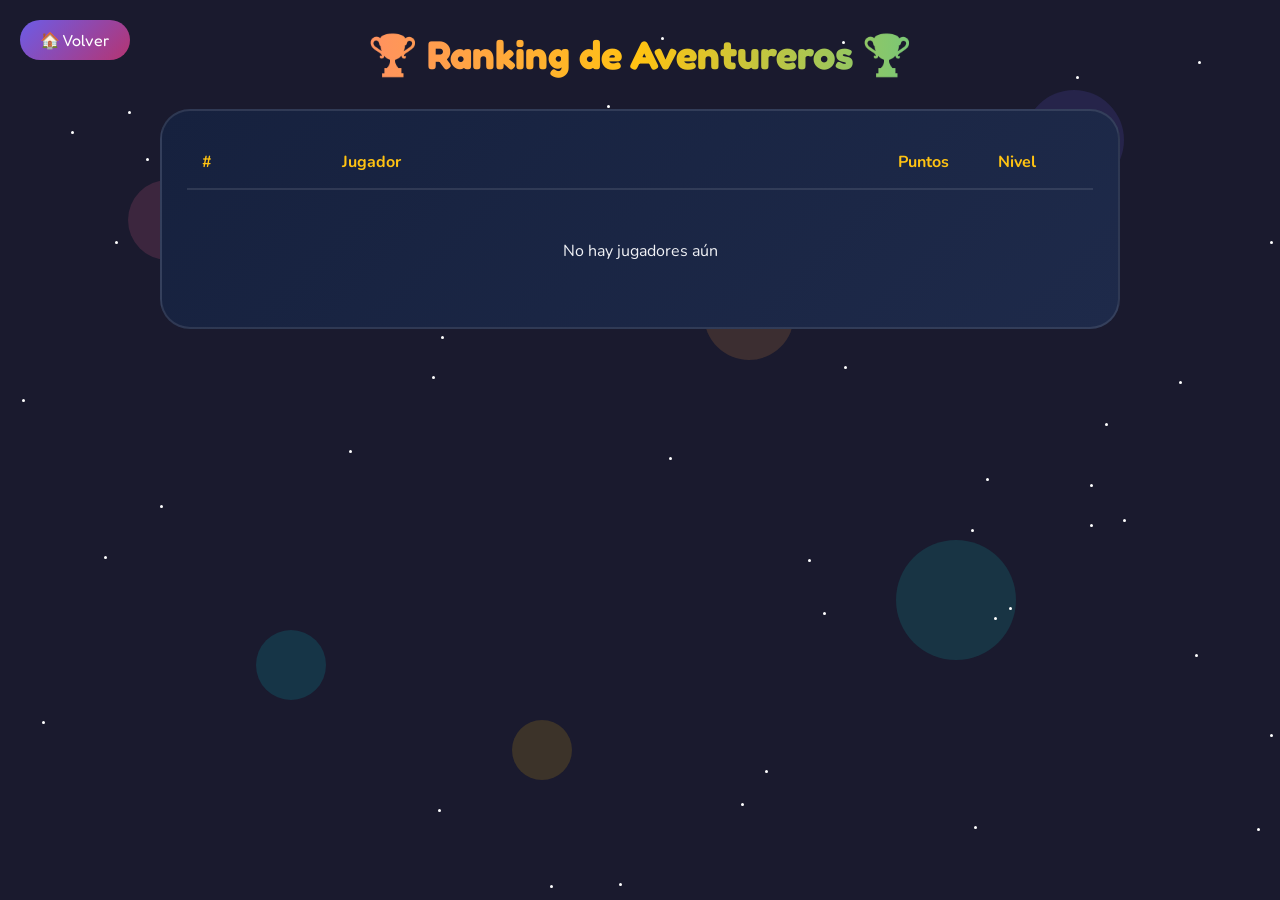
<file: dashboard.html>
<!DOCTYPE html>
<html lang="es">
<head>
    <meta charset="UTF-8">
    <meta name="viewport" content="width=device-width, initial-scale=1.0">
    <title>Ranking - Juegos Aurora</title>
    <link href="https://fonts.googleapis.com/css2?family=Fredoka+One&family=Nunito:wght@400;700;900&display=swap" rel="stylesheet">
    <style>
        :root {
            --primary: #FF6B9D;
            --secondary: #C44569;
            --accent1: #FFC312;
            --accent2: #12CBC4;
            --bg: #1a1a2e;
            --card: #16213e;
            --text: #f1f2f6;
        }
        * { margin: 0; padding: 0; box-sizing: border-box; }
        body {
            font-family: 'Nunito', sans-serif;
            background: var(--bg);
            min-height: 100vh;
            color: var(--text);
            overflow-x: hidden;
        }
        .bg-animation {
            position: fixed;
            top: 0; left: 0;
            width: 100%; height: 100%;
            z-index: 0;
            overflow: hidden;
        }
        .bg-animation .bubble {
            position: absolute;
            border-radius: 50%;
            opacity: 0.15;
            animation: float 15s infinite ease-in-out;
        }
        .bubble:nth-child(1) { width: 80px; height: 80px; background: #FF6B9D; left: 10%; top: 20%; animation-delay: 0s; }
        .bubble:nth-child(2) { width: 120px; height: 120px; background: #12CBC4; left: 70%; top: 60%; animation-delay: 2s; }
        .bubble:nth-child(3) { width: 60px; height: 60px; background: #FFC312; left: 40%; top: 80%; animation-delay: 4s; }
        .bubble:nth-child(4) { width: 100px; height: 100px; background: #6C5CE7; left: 80%; top: 10%; animation-delay: 1s; }
        .bubble:nth-child(5) { width: 70px; height: 70px; background: #00D2D3; left: 20%; top: 70%; animation-delay: 3s; }
        .bubble:nth-child(6) { width: 90px; height: 90px; background: #FF9F43; left: 55%; top: 30%; animation-delay: 5s; }
        @keyframes float {
            0%, 100% { transform: translateY(0) rotate(0deg); }
            33% { transform: translateY(-30px) rotate(120deg); }
            66% { transform: translateY(20px) rotate(240deg); }
        }
        .stars { position: fixed; top: 0; left: 0; width: 100%; height: 100%; z-index: 0; pointer-events: none; }
        .star { position: absolute; width: 3px; height: 3px; background: white; border-radius: 50%; animation: twinkle 2s infinite; }
        @keyframes twinkle { 0%, 100% { opacity: 0.2; } 50% { opacity: 1; } }
        .container { position: relative; z-index: 1; max-width: 1000px; margin: 0 auto; padding: 30px 20px; min-height: 100vh; }
        .back-btn { position: fixed; top: 20px; left: 20px; background: linear-gradient(135deg, #6C5CE7, #B53471); color: white; border: none; border-radius: 50px; padding: 10px 20px; font-family: 'Fredoka One', cursive; cursor: pointer; z-index: 100; text-decoration: none; }
        .title { font-family: 'Fredoka One', cursive; font-size: 2.5rem; text-align: center; background: linear-gradient(90deg, var(--primary), var(--accent1), var(--accent2)); -webkit-background-clip: text; -webkit-text-fill-color: transparent; margin-bottom: 30px; }
        .ranking-card { background: linear-gradient(135deg, var(--card), #1e2a4a); border-radius: 30px; padding: 25px; border: 2px solid rgba(255,255,255,0.1); }
        .ranking-header { display: grid; grid-template-columns: 60px 80px 1fr 100px 80px; padding: 15px; border-bottom: 2px solid rgba(255,255,255,0.1); font-weight: bold; color: var(--accent1); margin-bottom: 10px; }
        .ranking-item { display: grid; grid-template-columns: 60px 80px 1fr 100px 80px; padding: 12px 15px; border-bottom: 1px solid rgba(255,255,255,0.05); align-items: center; transition: all 0.3s; }
        .ranking-item:hover { background: rgba(255,255,255,0.05); }
        .rank-number { font-family: 'Fredoka One', cursive; font-size: 1.3rem; color: var(--accent1); }
        .rank-avatar { font-size: 2rem; }
        .rank-name { font-weight: bold; }
        .rank-score { font-family: 'Fredoka One', cursive; color: var(--accent2); }
        .rank-level { color: #aaa; }
        .current-user { background: rgba(18,203,196,0.15); border-left: 4px solid var(--accent2); }
        @media (max-width: 700px) {
            .ranking-header, .ranking-item { grid-template-columns: 40px 50px 1fr 70px 60px; font-size: 0.8rem; }
            .rank-avatar { font-size: 1.5rem; }
        }
    </style>
</head>
<body>
    <div class="bg-animation"><div class="bubble"></div><div class="bubble"></div><div class="bubble"></div><div class="bubble"></div><div class="bubble"></div><div class="bubble"></div></div>
    <div class="stars" id="stars"></div>
    <a href="index.html" class="back-btn">🏠 Volver</a>
    <div class="container">
        <h1 class="title">🏆 Ranking de Aventureros 🏆</h1>
        <div class="ranking-card">
            <div class="ranking-header">
                <div>#</div><div></div><div>Jugador</div><div>Puntos</div><div>Nivel</div>
            </div>
            <div id="rankingList"></div>
        </div>
    </div>
    <script>
        function createStars() {
            const container = document.getElementById('stars');
            for (let i = 0; i < 50; i++) {
                const star = document.createElement('div');
                star.className = 'star';
                star.style.left = Math.random() * 100 + '%';
                star.style.top = Math.random() * 100 + '%';
                star.style.animationDelay = Math.random() * 2 + 's';
                container.appendChild(star);
            }
        }
        createStars();

        function renderRanking() {
            const users = JSON.parse(localStorage.getItem('aurora_users') || '[]');
            users.sort((a, b) => b.stats.totalScore - a.stats.totalScore);
            const currentUserId = localStorage.getItem('aurora_active_user');
            
            const rankingHTML = users.map((user, index) => `
                <div class="ranking-item ${currentUserId === user.id ? 'current-user' : ''}">
                    <div class="rank-number">#${index + 1}</div>
                    <div class="rank-avatar">${user.avatar}</div>
                    <div class="rank-name">${escapeHtml(user.name)}</div>
                    <div class="rank-score">🏆 ${user.stats.totalScore}</div>
                    <div class="rank-level">Nivel ${user.stats.level}</div>
                </div>
            `).join('');
            
            document.getElementById('rankingList').innerHTML = rankingHTML || '<div style="text-align:center;padding:40px;">No hay jugadores aún</div>';
        }
        
        function escapeHtml(text) { const div = document.createElement('div'); div.textContent = text; return div.innerHTML; }
        renderRanking();
    </script>
</body>
</html>
</file>
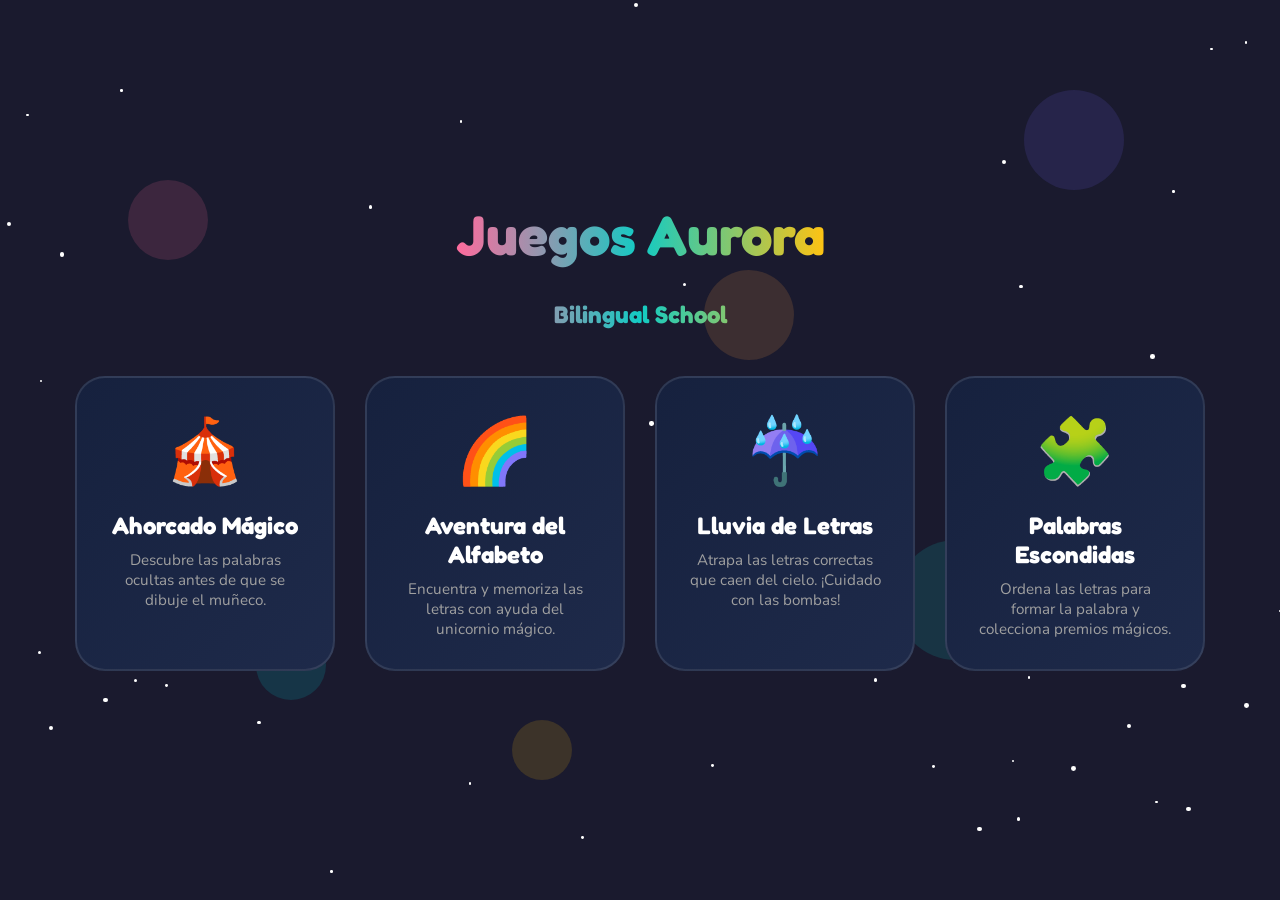
<file: game_runner.html>
<!DOCTYPE html>
<html lang="es">
<head>
    <meta charset="UTF-8">
    <meta name="viewport" content="width=device-width, initial-scale=1.0">
    <link rel="icon" href="data:,">
    <title>Juegos Aurora</title>
    <link href="https://fonts.googleapis.com/css2?family=Fredoka+One&family=Nunito:wght@400;700;900&display=swap" rel="stylesheet">
        <link rel="stylesheet" href="./styles.css">
</head>
<body>
    <div class="bg-animation">
        <div class="bubble"></div><div class="bubble"></div><div class="bubble"></div>
        <div class="bubble"></div><div class="bubble"></div><div class="bubble"></div>
    </div>
    <div class="stars" id="global-stars"></div>

    <button id="mainBackBtn" class="back-btn" onclick="window.location.href='index.html'">🏠 Volver al Menú</button>

    <!-- Main Menu -->
    <div id="main-menu" class="main-menu">
        <h1 class="menu-title">Juegos Aurora<br><span style="font-size: 1.5rem; color: #a0a0a0;">Bilingual School</span></h1>
        
        <div class="games-grid">
            <div class="game-card" onclick="openGame('ahorcado')">
                <span class="emoji">🎪</span>
                <h3>Ahorcado Mágico</h3>
                <p>Descubre las palabras ocultas antes de que se dibuje el muñeco.</p>
            </div>
            
            <div class="game-card" onclick="openGame('alfabeto')">
                <span class="emoji">🌈</span>
                <h3>Aventura del Alfabeto</h3>
                <p>Encuentra y memoriza las letras con ayuda del unicornio mágico.</p>
            </div>
        
            <div class="game-card" onclick="openGame('lluvia')">
                <span class="emoji">☔</span>
                <h3>Lluvia de Letras</h3>
                <p>Atrapa las letras correctas que caen del cielo. ¡Cuidado con las bombas!</p>
            </div>
            
            <div class="game-card" onclick="openGame('palabras')">
                <span class="emoji">🧩</span>
                <h3>Palabras Escondidas</h3>
                <p>Ordena las letras para formar la palabra y colecciona premios mágicos.</p>
            </div>

        </div>
    </div>

    
    <!-- Lluvia de Letras Container -->
    <div id="lluvia-app">
        <div class="game-container">
            <div class="header">
                <h1>☔ Lluvia de Letras</h1>
                <p class="subtitle" id="ll_subtitle">Atrapa la letra correcta</p>
                <div class="lang-selector" id="ll_langSelector">
                    <button class="lang-btn active" data-lang="es" onclick="gc_setLangAndRefresh('es')">🇪🇸 Español</button>
                    <button class="lang-btn" data-lang="en" onclick="gc_setLangAndRefresh('en')">🇺🇸 English</button>
                </div>
            </div>
            <div class="score-board">
                <div class="score-item"><span class="icon">⭐</span><div><div class="label">Puntos</div><div class="value" id="ll_score">0</div></div></div>
                <div class="score-item"><span class="icon">❤️</span><div><div class="label">Vidas</div><div class="value" id="ll_lives">3</div></div></div>
                <div class="score-item"><span class="icon">🎯</span><div><div class="label">Nivel</div><div class="value" id="ll_level">1</div></div></div>
            </div>
            <div class="ll-target-display">Atrapa la letra: <span id="ll_targetLetter" style="font-size: 3rem;">A</span></div>
            <div style="text-align:center; margin-top: 8px;">
                <button class="restart-btn" id="ll_resetBtn" onclick="ll_restartFromLevelOne()" style="padding:8px 16px; font-size:0.9rem;">Reiniciar nivel 1</button>
            </div>
            <div class="ll-area" id="ll_area"></div>
        </div>
        
        <div class="game-over" id="ll_gameOver">
            <div class="trophy">☔</div>
            <h2>¡Juego Terminado!</h2>
            <p class="final-score">Puntuación: <span id="ll_finalScore">0</span></p>
            <p class="final-score">Nivel alcanzado: <span id="ll_finalLevel">1</span></p>
            <button class="restart-btn" onclick="ll_startGame()">¡Jugar de Nuevo! 🎮</button>
        </div>
    </div>

    <!-- Palabras Escondidas Container -->
    <div id="palabras-app">
        <div class="game-container">
            <div class="header">
                <h1>🧩 Palabras Escondidas</h1>
                <p class="subtitle" id="pe_subtitle">Ordena las letras</p>
                <div class="lang-selector" id="pe_langSelector">
                    <button class="lang-btn active" data-lang="es" onclick="gc_setLangAndRefresh('es')">🇪🇸 Español</button>
                    <button class="lang-btn" data-lang="en" onclick="gc_setLangAndRefresh('en')">🇺🇸 English</button>
                </div>
            </div>
            <div class="score-board">
                <div class="score-item"><span class="icon">⭐</span><div><div class="label">Puntos</div><div class="value" id="pe_score">0</div></div></div>
                <div class="score-item"><span class="icon">🎯</span><div><div class="label">Nivel</div><div class="value" id="pe_level">1</div></div></div>
            </div>
            <div style="text-align:center; margin: 6px 0 12px;">
                <button class="restart-btn" id="pe_resetBtn" onclick="pe_restartFromLevelOne()" style="padding:8px 16px; font-size:0.9rem;">Reiniciar nivel 1</button>
            </div>
            
            <div class="game-area">
                <div class="word-display" style="background: none; border: none; box-shadow: none;">
                    <div class="hint" id="pe_hint" style="font-size: 4rem; margin-bottom: 20px;">🚗</div>
                    <div class="pe-word-area" id="pe_wordSlots"></div>
                </div>
                <div class="pe-letters-area" id="pe_lettersArea"></div>
            </div>
            
            <div class="pe-prizes">
                <h3 id="pe_rewardsTitle">Colección de Premios Mágicos 🎁</h3>
                <div class="pe-prize-list" id="pe_prizeList"></div>
            </div>
            <div class="collection-panel">
                <h3 id="pe_collectionTitle">Colección de Recompensas</h3>
                <div class="collection-grid" id="pe_collectionGrid"></div>
            </div>
        </div>
        
        <div class="result-overlay" id="pe_winOverlay">
            <div class="emoji" id="pe_winEmoji">🎉</div>
            <h2 id="pe_winTitle">¡EXCELENTE!</h2>
            <p class="word-reveal" id="pe_prizeMsg" style="display: none;">¡Ganaste un nuevo premio!</p>
            <button class="restart-btn" onclick="pe_nextWord()">Siguiente Palabra 🚀</button>
        </div>
    </div>

    <!-- Ahorcado Container -->
    <div id="ahorcado-app">
        
    <div class="bg-animation">
        <div class="bubble"></div>
        <div class="bubble"></div>
        <div class="bubble"></div>
        <div class="bubble"></div>
        <div class="bubble"></div>
        <div class="bubble"></div>
    </div>
    <div class="stars" id="ah_stars"></div>

    <button class="sound-toggle" id="ah_soundToggle" onclick="ah_toggleSound()">🔊</button>

    <!-- Win Overlay -->
    <div class="result-overlay" id="ah_winOverlay">
        <div class="emoji">🎉</div>
        <h2>¡GANASTE!</h2>
        <p class="word-reveal">La palabra era: <span id="ah_winWord"></span></p>
        <button class="restart-btn" onclick="ah_nextWord()">¡Siguiente palabra! 🚀</button>
    </div>

    <!-- Lose Overlay -->
    <div class="result-overlay" id="ah_loseOverlay">
        <div class="emoji">😢</div>
        <h2>¡Ups!</h2>
        <p class="word-reveal">La palabra era: <span id="ah_loseWord"></span></p>
        <button class="restart-btn" onclick="ah_nextWord()">¡Intentar otra! 💪</button>
    </div>

    <div class="game-container">
        <div class="header">
            <h1>🎪 Ahorcado Mágico</h1>
            <p class="subtitle">Aurora Bilingual School</p>
        </div>

        <div class="score-board">
            <div class="score-item">
                <span class="icon">⭐</span>
                <div>
                    <div class="label">Puntos</div>
                    <div class="value" id="ah_score">0</div>
                </div>
            </div>
            <div class="score-item">
                <span class="icon">🏆</span>
                <div>
                    <div class="label">Ganadas</div>
                    <div class="value" id="ah_wins">0</div>
                </div>
            </div>
            <div class="score-item">
                <span class="icon">🎯</span>
                <div>
                    <div class="label">Palabras</div>
                    <div class="value" id="ah_wordsCount">0</div>
                </div>
            </div>
        </div>

        <div class="lang-selector">
            <button class="lang-btn active" data-lang="es" onclick="ah_setLanguage('es')">🇪🇸 Español</button>
            <button class="lang-btn" data-lang="en" onclick="ah_setLanguage('en')">🇺🇸 English</button>
            <button class="lang-btn" data-lang="both" onclick="ah_setLanguage('both')">🌎 Ambos</button>
        </div>

        <div class="category-selector" id="ah_categorySelector">
            <button class="category-btn active" data-cat="animals" onclick="ah_setCategory('animals')">🐱 Animales</button>
            <button class="category-btn" data-cat="family" onclick="ah_setCategory('family')">👨‍👩‍👧 Familia</button>
            <button class="category-btn" data-cat="colors" onclick="ah_setCategory('colors')">🎨 Colores</button>
            <button class="category-btn" data-cat="food" onclick="ah_setCategory('food')">🍎 Comida</button>
            <button class="category-btn" data-cat="objects" onclick="ah_setCategory('objects')">🏠 Casa</button>
            <button class="category-btn" data-cat="mixed" onclick="ah_setCategory('mixed')">🎲 Mixto</button>
        </div>

        <div class="game-area">
            <div class="word-display">
                <div class="hint" id="ah_hint">
                    <span class="emoji" id="ah_hintEmoji">🐱</span>
                    <span id="ah_hintText">Es un animal que dice miau</span>
                </div>
                <div class="word-slots" id="ah_wordSlots"></div>
            </div>

            <div class="hangman-area">
                <div class="hangman-drawing" id="ah_hangmanDrawing">
                    <div class="hangman-part part-base" id="ah_part0"></div>
                    <div class="hangman-part part-pole" id="ah_part1"></div>
                    <div class="hangman-part part-top" id="ah_part2"></div>
                    <div class="hangman-part part-rope" id="ah_part3"></div>
                    <div class="hangman-part part-head" id="ah_part4">
                        <div class="mouth"></div>
                    </div>
                    <div class="hangman-part part-body" id="ah_part5"></div>
                    <div class="hangman-part part-arm-left" id="ah_part6"></div>
                    <div class="hangman-part part-arm-right" id="ah_part7"></div>
                    <div class="hangman-part part-leg-left" id="ah_part8"></div>
                    <div class="hangman-part part-leg-right" id="ah_part9"></div>
                </div>
            </div>

            <div class="lives-display">
                <div class="hearts" id="ah_hearts">❤️❤️❤️❤️❤️❤️❤️❤️❤️❤️</div>
                <div class="lives-text" id="ah_livesText">10 intentos restantes</div>
            </div>

            <div class="keyboard" id="ah_keyboard"></div>
        </div>
    </div>

    
    </div>

    <!-- Alfabeto Container -->
    <div id="alfabeto-app">
        
    <div class="bg-animation">
        <div class="bubble"></div>
        <div class="bubble"></div>
        <div class="bubble"></div>
        <div class="bubble"></div>
        <div class="bubble"></div>
        <div class="bubble"></div>
    </div>
    <div class="stars" id="al_stars"></div>

    <button class="sound-toggle" id="al_soundToggle" onclick="al_toggleSound()">🔊</button>

    <div class="start-screen" id="al_startScreen">
        <div class="mascot">🦄</div>
        <div class="logo">¡Aventura del Alfabeto!</div>
        <p style="color: #aaa; font-size: 1.1rem; text-align: center; max-width: 400px; margin-bottom: 10px;">
            ¡Ayuda al unicornio a encontrar las letras!<br>
            <span style="font-size: 0.9rem;">Aurora Bilingual School</span>
        </p>
        <button class="start-btn" id="al_startBtn" type="button" onclick="al_startGame()">¡JUGAR! 🚀</button>
    </div>

    <div class="game-over" id="al_gameOver">
        <div class="trophy">🏆</div>
        <h2 id="al_gameOverTitle">¡Excelente!</h2>
        <p class="final-score">Puntuación: <span id="al_finalScore">0</span></p>
        <p class="final-score">Mejor racha: <span id="al_finalStreak">0</span></p>
        <p class="final-score">Aciertos: <span id="al_finalCorrect">0</span>/<span id="al_finalTotal">0</span></p>
        <div class="stars-rating" id="al_starsRating">⭐⭐⭐</div>
        <button class="restart-btn" onclick="al_restartGame()">¡Jugar de Nuevo! 🎮</button>
    </div>

    <div class="game-container" id="al_gameContainer" style="display: none;">
        <div class="header">
            <h1>🌈 Aventura del Alfabeto</h1>
            <p class="subtitle">Aurora Bilingual School</p>
        </div>

        <div class="score-board">
            <div class="score-item">
                <span class="icon">⭐</span>
                <div>
                    <div class="label">Puntos</div>
                    <div class="value" id="al_score">0</div>
                </div>
            </div>
            <div class="score-item">
                <span class="icon">🔥</span>
                <div>
                    <div class="label">Racha</div>
                    <div class="value" id="al_streak">0</div>
                </div>
            </div>
            <div class="score-item">
                <span class="icon">❤️</span>
                <div>
                    <div class="label">Vidas</div>
                    <div class="value" id="al_lives">3</div>
                </div>
            </div>
            <div class="score-item">
                <span class="icon">🎯</span>
                <div>
                    <div class="label">Nivel</div>
                    <div class="value" id="al_level">1</div>
                </div>
            </div>
        </div>

        <div class="lang-selector">
            <div class="selector-label">🗣️ Idioma de la Voz</div>
            <button class="lang-btn active" data-lang="es" onclick="al_setLanguage('es')">🇪🇸 Español</button>
            <button class="lang-btn" data-lang="en" onclick="al_setLanguage('en')">🇺🇸 Inglés</button>
            <button class="lang-btn" data-lang="both" onclick="al_setLanguage('both')">🌎 Ambos</button>
        </div>

        <div class="phase-selector">
            <div class="selector-label">🎭 Fase de Aprendizaje</div>
            <button class="phase-btn active" data-phase="1" onclick="al_setPhase(1)">👁️ Fase 1: Ver + Escuchar</button>
            <button class="phase-btn" data-phase="2" onclick="al_setPhase(2)">🙈 Fase 2: Memorizar</button>
            <button class="phase-btn" data-phase="3" onclick="al_setPhase(3)">🎧 Fase 3: Solo Escuchar</button>
        </div>

        <div class="mode-selector">
            <div class="selector-label">🎮 Dificultad</div>
            <button class="mode-btn active" data-mode="facil" onclick="al_setMode('facil')">😊 Fácil</button>
            <button class="mode-btn" data-mode="medio" onclick="al_setMode('medio')">🤔 Medio</button>
            <button class="mode-btn" data-mode="dificil" onclick="al_setMode('dificil')">😎 Difícil</button>
            <button class="mode-btn" data-mode="dictado" onclick="al_setMode('dictado')">📝 Dictado</button>
        </div>

        <div class="progress-container">
            <div class="progress-bar">
                <div class="progress-fill" id="al_progressFill" style="width: 0%"></div>
            </div>
            <div class="progress-text" id="al_progressText">Progreso: 0/10</div>
        </div>

        <div class="game-area">
            <div class="target-display" id="al_targetDisplay">
                <button class="speak-btn pulse" id="al_speakBtn" onclick="al_speakLetter()" title="Escuchar de nuevo">🔊</button>
                <div class="instruction" id="al_instruction">¡Encuentra la letra!</div>
                <div class="target-letter" id="al_targetLetter">A</div>
                <div class="timer-bar">
                    <div class="timer-fill" id="al_timerFill" style="width: 100%"></div>
                </div>
            </div>

            <div class="letter-grid" id="al_letterGrid"></div>
        </div>
    </div>

    
    </div>

    <script src="./gameCore.js"></script>
    <script src="./i18n.js"></script>
    <script>
        // --- GLOBAL MENU LOGIC ---
        function showMainMenu() {
            document.getElementById('main-menu').style.display = 'flex';
            document.getElementById('ahorcado-app').style.display = 'none';
            document.getElementById('alfabeto-app').style.display = 'none';
            document.getElementById('lluvia-app').style.display = 'none';
            document.getElementById('palabras-app').style.display = 'none';
            document.getElementById('mainBackBtn').style.display = 'none';
            
            // Stop audio if exists
            try { if(ah_audioCtx) ah_audioCtx.suspend(); } catch(e){}
            try { if(al_audioCtx) al_audioCtx.suspend(); } catch(e){}
            try { window.speechSynthesis.cancel(); } catch(e){}
        }

        function openGame(game) {
            document.getElementById('main-menu').style.display = 'none';
            document.getElementById('mainBackBtn').style.display = 'block';
            
            if (game === 'ahorcado') {
                document.getElementById('ahorcado-app').style.display = 'block';
                // start ahorcado
                try { if(ah_audioCtx) ah_audioCtx.resume(); } catch(e){}
                ah_resetHangman();
                ah_nextWord();
            } else if (game === 'lluvia') {
                document.getElementById('lluvia-app').style.display = 'block';
                ll_startGame();
            } else if (game === 'palabras') {
                document.getElementById('palabras-app').style.display = 'block';
                pe_startGame();
            } else {
                const isStandaloneAl = window.location.pathname.includes('aventura_alfabeto_2.html');
                if (isStandaloneAl) {
                    document.getElementById('alfabeto-app').style.display = 'block';
                    const scr = document.getElementById('al_startScreen');
                    if (scr) scr.classList.remove('hidden');
                } else {
                    window.location.href = 'aventura_alfabeto_2.html';
                }
            }
        }
        
        function globalCreateStars() {
            const container = document.getElementById('global-stars');
            for (let i = 0; i < 50; i++) {
                const star = document.createElement('div');
                star.className = 'star';
                star.style.left = Math.random() * 100 + '%';
                star.style.top = Math.random() * 100 + '%';
                star.style.animationDelay = Math.random() * 2 + 's';
                star.style.width = star.style.height = (Math.random() * 3 + 2) + 'px';
                container.appendChild(star);
            }
        }
        globalCreateStars();

        window.addEventListener('load', () => {
            const requestedGame = new URLSearchParams(window.location.search).get('game');
            if (requestedGame) {
                showMainMenu();
                openGame(requestedGame);
                const back = document.getElementById('mainBackBtn');
                if (back) {
                    back.style.display = 'block';
                    back.onclick = () => { window.location.href = 'index.html'; };
                }
            }
        });
        gc_refreshHeaderLabels && gc_refreshHeaderLabels();
        
        // Disable original createStars inside games individually so they don't spawn multiple times
        function ah_createStars() {}
        function al_createStars() {}

        // --- AHORCADO JS ---
        
        // ==================== WORD DATABASE ====================
        const ah_WORDS = {
            animals: {
                es: [
                    { word: 'GATO', emoji: '🐱', hint: 'Animal que dice miau' },
                    { word: 'PERRO', emoji: '🐶', hint: 'Animal que dice guau' },
                    { word: 'PEZ', emoji: '🐟', hint: 'Animal que vive en el agua' },
                    { word: 'PAJARO', emoji: '🐦', hint: 'Animal que vuela' },
                    { word: 'OSO', emoji: '🐻', hint: 'Animal grande y peludo' },
                    { word: 'LEON', emoji: '🦁', hint: 'Rey de la selva' },
                    { word: 'CONEJO', emoji: '🐰', hint: 'Animal con orejas largas' },
                    { word: 'ELEFANTE', emoji: '🐘', hint: 'Animal con trompa' },
                    { word: 'MARIPOSA', emoji: '🦋', hint: 'Insecto con alas coloridas' },
                    { word: 'VACA', emoji: '🐮', hint: 'Animal que da leche' }
                ],
                en: [
                    { word: 'CAT', emoji: '🐱', hint: 'Animal that says meow' },
                    { word: 'DOG', emoji: '🐶', hint: 'Animal that says woof' },
                    { word: 'FISH', emoji: '🐟', hint: 'Animal that lives in water' },
                    { word: 'BIRD', emoji: '🐦', hint: 'Animal that flies' },
                    { word: 'BEAR', emoji: '🐻', hint: 'Big and furry animal' },
                    { word: 'LION', emoji: '🦁', hint: 'King of the jungle' },
                    { word: 'RABBIT', emoji: '🐰', hint: 'Animal with long ears' },
                    { word: 'ELEPHANT', emoji: '🐘', hint: 'Animal with a trunk' },
                    { word: 'BUTTERFLY', emoji: '🦋', hint: 'Insect with colorful wings' },
                    { word: 'COW', emoji: '🐮', hint: 'Animal that gives milk' }
                ]
            },
            family: {
                es: [
                    { word: 'MAMA', emoji: '👩', hint: 'Tu mamá te quiere mucho' },
                    { word: 'PAPA', emoji: '👨', hint: 'Tu papá te cuida' },
                    { word: 'BEBE', emoji: '👶', hint: 'Un niño pequeño' },
                    { word: 'HERMANO', emoji: '👦', hint: 'Hijo de tus papás' },
                    { word: 'HERMANA', emoji: '👧', hint: 'Hija de tus papás' },
                    { word: 'ABUELA', emoji: '👵', hint: 'Mamá de tu mamá o papá' },
                    { word: 'ABUELO', emoji: '👴', hint: 'Papá de tu mamá o papá' },
                    { word: 'TIO', emoji: '🧔', hint: 'Hermano de tu mamá o papá' },
                    { word: 'TIA', emoji: '👩‍🦱', hint: 'Hermana de tu mamá o papá' },
                    { word: 'PRIMO', emoji: '👦', hint: 'Hijo de tu tío o tía' }
                ],
                en: [
                    { word: 'MOM', emoji: '👩', hint: 'Your mother loves you' },
                    { word: 'DAD', emoji: '👨', hint: 'Your father takes care of you' },
                    { word: 'BABY', emoji: '👶', hint: 'A little child' },
                    { word: 'BROTHER', emoji: '👦', hint: 'Son of your parents' },
                    { word: 'SISTER', emoji: '👧', hint: 'Daughter of your parents' },
                    { word: 'GRANDMA', emoji: '👵', hint: 'Mother of your mom or dad' },
                    { word: 'GRANDPA', emoji: '👴', hint: 'Father of your mom or dad' },
                    { word: 'UNCLE', emoji: '🧔', hint: 'Brother of your mom or dad' },
                    { word: 'AUNT', emoji: '👩‍🦱', hint: 'Sister of your mom or dad' },
                    { word: 'COUSIN', emoji: '👦', hint: 'Child of your uncle or aunt' }
                ]
            },
            colors: {
                es: [
                    { word: 'ROJO', emoji: '🔴', hint: 'Color de la manzana' },
                    { word: 'AZUL', emoji: '🔵', hint: 'Color del cielo' },
                    { word: 'VERDE', emoji: '🟢', hint: 'Color de la hierba' },
                    { word: 'AMARILLO', emoji: '🟡', hint: 'Color del sol' },
                    { word: 'ROSA', emoji: '🩷', hint: 'Color de las flores' },
                    { word: 'MORADO', emoji: '🟣', hint: 'Color de las uvas' },
                    { word: 'NEGRO', emoji: '⚫', hint: 'Color de la noche' },
                    { word: 'BLANCO', emoji: '⚪', hint: 'Color de la nieve' },
                    { word: 'NARANJA', emoji: '🟠', hint: 'Color de la naranja' },
                    { word: 'CAFE', emoji: '🟤', hint: 'Color del chocolate' }
                ],
                en: [
                    { word: 'RED', emoji: '🔴', hint: 'Color of an apple' },
                    { word: 'BLUE', emoji: '🔵', hint: 'Color of the sky' },
                    { word: 'GREEN', emoji: '🟢', hint: 'Color of grass' },
                    { word: 'YELLOW', emoji: '🟡', hint: 'Color of the sun' },
                    { word: 'PINK', emoji: '🩷', hint: 'Color of flowers' },
                    { word: 'PURPLE', emoji: '🟣', hint: 'Color of grapes' },
                    { word: 'BLACK', emoji: '⚫', hint: 'Color of night' },
                    { word: 'WHITE', emoji: '⚪', hint: 'Color of snow' },
                    { word: 'ORANGE', emoji: '🟠', hint: 'Color of an orange' },
                    { word: 'BROWN', emoji: '🟤', hint: 'Color of chocolate' }
                ]
            },
            food: {
                es: [
                    { word: 'MANZANA', emoji: '🍎', hint: 'Fruta roja y deliciosa' },
                    { word: 'LECHE', emoji: '🥛', hint: 'Bebida blanca' },
                    { word: 'PAN', emoji: '🍞', hint: 'Lo comes en el desayuno' },
                    { word: 'AGUA', emoji: '💧', hint: 'Bebida transparente' },
                    { word: 'HUEVO', emoji: '🥚', hint: 'Lo ponen las gallinas' },
                    { word: 'QUESO', emoji: '🧀', hint: 'Producto de la leche' },
                    { word: 'PIZZA', emoji: '🍕', hint: 'Comida redonda con queso' },
                    { word: 'HELADO', emoji: '🍦', hint: 'Postre frío y dulce' },
                    { word: 'UVA', emoji: '🍇', hint: 'Fruta pequeña y morada' },
                    { word: 'PLATANO', emoji: '🍌', hint: 'Fruta amarilla y larga' }
                ],
                en: [
                    { word: 'APPLE', emoji: '🍎', hint: 'Red and delicious fruit' },
                    { word: 'MILK', emoji: '🥛', hint: 'White drink' },
                    { word: 'BREAD', emoji: '🍞', hint: 'You eat it for breakfast' },
                    { word: 'WATER', emoji: '💧', hint: 'Transparent drink' },
                    { word: 'EGG', emoji: '🥚', hint: 'Laid by chickens' },
                    { word: 'CHEESE', emoji: '🧀', hint: 'Made from milk' },
                    { word: 'PIZZA', emoji: '🍕', hint: 'Round food with cheese' },
                    { word: 'ICE CREAM', emoji: '🍦', hint: 'Cold and sweet dessert' },
                    { word: 'GRAPE', emoji: '🍇', hint: 'Small purple fruit' },
                    { word: 'BANANA', emoji: '🍌', hint: 'Yellow and long fruit' }
                ]
            },
            objects: {
                es: [
                    { word: 'CASA', emoji: '🏠', hint: 'Donde vives' },
                    { word: 'SILLA', emoji: '🪑', hint: 'Te sientas en ella' },
                    { word: 'MESA', emoji: '🍽️', hint: 'Pones la comida aquí' },
                    { word: 'PUERTA', emoji: '🚪', hint: 'Entras por aquí' },
                    { word: 'VENTANA', emoji: '🪟', hint: 'Entra la luz' },
                    { word: 'LAPIZ', emoji: '✏️', hint: 'Escribes con esto' },
                    { word: 'LIBRO', emoji: '📚', hint: 'Tiene historias' },
                    { word: 'PELOTA', emoji: '⚽', hint: 'Juegas con ella' },
                    { word: 'RELOJ', emoji: '⏰', hint: 'Te dice la hora' },
                    { word: 'LUZ', emoji: '💡', hint: 'Ilumina la habitación' }
                ],
                en: [
                    { word: 'HOUSE', emoji: '🏠', hint: 'Where you live' },
                    { word: 'CHAIR', emoji: '🪑', hint: 'You sit on it' },
                    { word: 'TABLE', emoji: '🍽️', hint: 'You put food here' },
                    { word: 'DOOR', emoji: '🚪', hint: 'You enter through here' },
                    { word: 'WINDOW', emoji: '🪟', hint: 'Light comes through' },
                    { word: 'PENCIL', emoji: '✏️', hint: 'You write with this' },
                    { word: 'BOOK', emoji: '📚', hint: 'Has stories inside' },
                    { word: 'BALL', emoji: '⚽', hint: 'You play with it' },
                    { word: 'CLOCK', emoji: '⏰', hint: 'Tells you the time' },
                    { word: 'LIGHT', emoji: '💡', hint: 'Illuminates the room' }
                ]
            }
        };

        // ==================== GAME STATE ====================
        let ah_gameState = {
            currentWord: '',
            guessedLetters: [],
            wrongLetters: [],
            lives: 10,
            maxLives: 10,
            score: 0,
            wins: 0,
            wordsPlayed: 0,
            language: 'es',
            category: 'animals',
            soundEnabled: true,
            isPlaying: false
        };

        const ah_ALFABETO = 'ABCDEFGHIJKLMNOPQRSTUVWXYZ';
        const ah_ALFABETO_EN = 'ABCDEFGHIJKLMNOPQRSTUVWXYZ';

        // ==================== AUDIO ====================
        var AudioContext = window.AudioContext || window.webkitAudioContext;
        let ah_audioCtx = null;

        function ah_initAudio() {
            if (!ah_audioCtx) ah_audioCtx = new AudioContext();
        }

        function ah_playSound(type) {
            if (!ah_gameState.soundEnabled || !ah_audioCtx) return;

            const osc = ah_audioCtx.createOscillator();
            const gain = ah_audioCtx.createGain();
            osc.connect(gain);
            gain.connect(ah_audioCtx.destination);

            switch(type) {
                case 'correct':
                    osc.frequency.setValueAtTime(523, ah_audioCtx.currentTime);
                    osc.frequency.setValueAtTime(659, ah_audioCtx.currentTime + 0.1);
                    osc.frequency.setValueAtTime(784, ah_audioCtx.currentTime + 0.2);
                    gain.gain.setValueAtTime(0.3, ah_audioCtx.currentTime);
                    gain.gain.exponentialRampToValueAtTime(0.01, ah_audioCtx.currentTime + 0.4);
                    osc.start(ah_audioCtx.currentTime);
                    osc.stop(ah_audioCtx.currentTime + 0.4);
                    break;
                case 'wrong':
                    osc.frequency.setValueAtTime(200, ah_audioCtx.currentTime);
                    osc.frequency.setValueAtTime(150, ah_audioCtx.currentTime + 0.15);
                    gain.gain.setValueAtTime(0.3, ah_audioCtx.currentTime);
                    gain.gain.exponentialRampToValueAtTime(0.01, ah_audioCtx.currentTime + 0.3);
                    osc.start(ah_audioCtx.currentTime);
                    osc.stop(ah_audioCtx.currentTime + 0.3);
                    break;
                case 'win':
                    [523, 659, 784, 1047, 1319].forEach((freq, i) => {
                        const o = ah_audioCtx.createOscillator();
                        const g = ah_audioCtx.createGain();
                        o.connect(g);
                        g.connect(ah_audioCtx.destination);
                        o.frequency.setValueAtTime(freq, ah_audioCtx.currentTime + i * 0.15);
                        g.gain.setValueAtTime(0.3, ah_audioCtx.currentTime + i * 0.15);
                        g.gain.exponentialRampToValueAtTime(0.01, ah_audioCtx.currentTime + i * 0.15 + 0.3);
                        o.start(ah_audioCtx.currentTime + i * 0.15);
                        o.stop(ah_audioCtx.currentTime + i * 0.15 + 0.3);
                    });
                    break;
                case 'lose':
                    [400, 350, 300, 250].forEach((freq, i) => {
                        const o = ah_audioCtx.createOscillator();
                        const g = ah_audioCtx.createGain();
                        o.connect(g);
                        g.connect(ah_audioCtx.destination);
                        o.frequency.setValueAtTime(freq, ah_audioCtx.currentTime + i * 0.3);
                        g.gain.setValueAtTime(0.3, ah_audioCtx.currentTime + i * 0.3);
                        g.gain.exponentialRampToValueAtTime(0.01, ah_audioCtx.currentTime + i * 0.3 + 0.4);
                        o.start(ah_audioCtx.currentTime + i * 0.3);
                        o.stop(ah_audioCtx.currentTime + i * 0.3 + 0.4);
                    });
                    break;
            }
        }

        function ah_speakWord(word, lang) {
            if (!ah_gameState.soundEnabled) return;

            const ah_synth = window.speechSynthesis;
            ah_synth.cancel();

            const utter = new SpeechSynthesisUtterance(word);
            utter.lang = lang === 'en' ? 'en-US' : 'es-ES';
            utter.rate = 0.7;
            utter.pitch = 1.2;
            ah_synth.speak(utter);
        }

        function ah_toggleSound() {
            ah_gameState.soundEnabled = !ah_gameState.soundEnabled;
            document.getElementById('ah_soundToggle').textContent = ah_gameState.soundEnabled ? '🔊' : '🔇';
        }

        // ==================== STARS ====================
        function ah_createStars() {
            const container = document.getElementById('ah_stars');
            for (let i = 0; i < 50; i++) {
                const star = document.createElement('div');
                star.className = 'star';
                star.style.left = Math.random() * 100 + '%';
                star.style.top = Math.random() * 100 + '%';
                star.style.animationDelay = Math.random() * 2 + 's';
                star.style.width = star.style.height = (Math.random() * 3 + 2) + 'px';
                container.appendChild(star);
            }
        }

        // ==================== PARTICLES ====================
        function ah_createParticles(x, y, color) {
            for (let i = 0; i < 12; i++) {
                const particle = document.createElement('div');
                particle.className = 'particle';
                particle.style.left = x + 'px';
                particle.style.top = y + 'px';
                particle.style.width = (Math.random() * 10 + 5) + 'px';
                particle.style.height = particle.style.width;
                particle.style.background = color;
                particle.style.borderRadius = '50%';
                const angle = (Math.PI * 2 * i) / 12;
                const distance = Math.random() * 100 + 50;
                particle.style.setProperty('--tx', Math.cos(angle) * distance + 'px');
                particle.style.setProperty('--ty', Math.sin(angle) * distance + 'px');
                document.body.appendChild(particle);
                setTimeout(() => particle.remove(), 1000);
            }
        }

        function ah_createConfetti() {
            const colors = ['#FF6B9D', '#FFC312', '#12CBC4', '#B53471', '#6C5CE7', '#00D2D3', '#FF9F43'];
            for (let i = 0; i < 50; i++) {
                const confetti = document.createElement('div');
                confetti.className = 'confetti';
                confetti.style.left = Math.random() * 100 + '%';
                confetti.style.background = colors[Math.floor(Math.random() * colors.length)];
                confetti.style.animationDuration = (Math.random() * 2 + 2) + 's';
                confetti.style.animationDelay = (Math.random() * 1) + 's';
                confetti.style.borderRadius = Math.random() > 0.5 ? '50%' : '0';
                document.body.appendChild(confetti);
                setTimeout(() => confetti.remove(), 4000);
            }
        }

        // ==================== KEYBOARD ====================
        function ah_buildKeyboard() {
            const keyboard = document.getElementById('ah_keyboard');
            keyboard.innerHTML = '';

            const rows = [
                'QWERTYUIOP',
                'ASDFGHJKL',
                'ZXCVBNM'
            ];

            const colors = [
                'linear-gradient(135deg, #FF6B9D, #C44569)',
                'linear-gradient(135deg, #FFC312, #F79F1F)',
                'linear-gradient(135deg, #12CBC4, #1289A7)',
                'linear-gradient(135deg, #B53471, #6C5CE7)',
                'linear-gradient(135deg, #6C5CE7, #a29bfe)',
                'linear-gradient(135deg, #00D2D3, #01a3a4)',
                'linear-gradient(135deg, #FF9F43, #ee5a24)',
                'linear-gradient(135deg, #54a0ff, #2e86de)',
                'linear-gradient(135deg, #5f27cd, #341f97)',
                'linear-gradient(135deg, #10ac84, #1dd1a1)'
            ];

            rows.forEach((row, rowIndex) => {
                const rowDiv = document.createElement('div');
                rowDiv.className = 'keyboard-row';

                row.split('').forEach((letter, index) => {
                    const btn = document.createElement('button');
                    btn.className = 'key-btn';
                    btn.textContent = letter;
                    btn.dataset.letter = letter;
                    btn.style.background = colors[(rowIndex * 10 + index) % colors.length];
                    btn.onclick = () => ah_handleKeyPress(letter);
                    rowDiv.appendChild(btn);
                });

                keyboard.appendChild(rowDiv);
            });
        }

        // ==================== GAME LOGIC ====================
        function ah_setLanguage(lang) {
            ah_gameState.language = lang;
            document.querySelectorAll('.lang-btn').forEach(btn => {
                btn.classList.toggle('active', btn.dataset.lang === lang);
            });
            ah_nextWord();
        }

        function ah_setCategory(cat) {
            ah_gameState.category = cat;
            document.querySelectorAll('.category-btn').forEach(btn => {
                btn.classList.toggle('active', btn.dataset.cat === cat);
            });
            ah_nextWord();
        }

        function ah_getRandomWord() {
            let pool = [];

            if (ah_gameState.category === 'mixed') {
                // Combine all categories
                Object.keys(ah_WORDS).forEach(cat => {
                    if (ah_WORDS[cat][ah_gameState.language]) {
                        pool.push(...ah_WORDS[cat][ah_gameState.language]);
                    }
                });
            } else {
                pool = ah_WORDS[ah_gameState.category][ah_gameState.language] || [];
            }

            if (pool.length === 0) {
                // Fallback to animals
                pool = ah_WORDS.animals[ah_gameState.language];
            }

            return pool[Math.floor(Math.random() * pool.length)];
        }

        function ah_nextWord() {
            ah_initAudio();

            // Hide overlays
            document.getElementById('ah_winOverlay').classList.remove('show');
            document.getElementById('ah_loseOverlay').classList.remove('show');

            // Reset game state
            ah_gameState.guessedLetters = [];
            ah_gameState.wrongLetters = [];
            ah_gameState.lives = ah_gameState.maxLives;
            ah_gameState.isPlaying = true;

            // Get new word
            const wordData = ah_getRandomWord();
            ah_gameState.currentWord = wordData.word;
            ah_gameState.wordsPlayed++;

            // Update hint
            document.getElementById('ah_hintEmoji').textContent = wordData.emoji;
            document.getElementById('ah_hintText').textContent = wordData.hint;

            // Build word slots
            ah_buildWordSlots();

            // Reset hangman
            ah_resetHangman();

            // Reset keyboard
            ah_buildKeyboard();

            // Update UI
            ah_updateUI();

            // Speak the hint
            setTimeout(() => {
                ah_speakWord(wordData.hint, ah_gameState.language);
            }, 500);
        }

        function ah_buildWordSlots() {
            const slots = document.getElementById('ah_wordSlots');
            slots.innerHTML = '';

            const word = ah_gameState.currentWord;

            for (let i = 0; i < word.length; i++) {
                const char = word[i];

                if (char === ' ') {
                    const space = document.createElement('div');
                    space.className = 'letter-slot space';
                    slots.appendChild(space);
                } else {
                    const slot = document.createElement('div');
                    slot.className = 'letter-slot';
                    slot.id = `slot-${i}`;

                    if (ah_gameState.guessedLetters.includes(char)) {
                        slot.textContent = char;
                        slot.classList.add('filled');
                    }

                    slots.appendChild(slot);
                }
            }
        }

        function ah_resetHangman() {
            for (let i = 0; i < 10; i++) {
                const part = document.getElementById(`ah_part${i}`);
                if (part) part.classList.remove('show');
            }
        }

        function ah_updateHangman() {
            const wrongCount = ah_gameState.wrongLetters.length;
            for (let i = 0; i < wrongCount && i < 10; i++) {
                const part = document.getElementById(`ah_part${i}`);
                if (part) part.classList.add('show');
            }
        }

        function ah_handleKeyPress(letter) {
            if (!ah_gameState.isPlaying) return;
            if (ah_gameState.guessedLetters.includes(letter) || ah_gameState.wrongLetters.includes(letter)) return;

            const word = ah_gameState.currentWord;
            const btn = document.querySelector(`.key-btn[data-letter="${letter}"]`);

            if (word.includes(letter)) {
                // Correct!
                ah_gameState.guessedLetters.push(letter);

                // Update slots
                for (let i = 0; i < word.length; i++) {
                    if (word[i] === letter) {
                        const slot = document.getElementById(`slot-${i}`);
                        if (slot) {
                            slot.textContent = letter;
                            slot.classList.add('filled');
                        }
                    }
                }

                if (btn) {
                    btn.classList.add('correct');
                    const rect = btn.getBoundingClientRect();
                    ah_createParticles(rect.left + rect.width / 2, rect.top + rect.height / 2, '#2ecc71');
                }

                ah_playSound('correct');

                // Check win
                ah_checkWin();
            } else {
                // Wrong!
                ah_gameState.wrongLetters.push(letter);
                ah_gameState.lives--;

                if (btn) {
                    btn.classList.add('wrong');
                    const rect = btn.getBoundingClientRect();
                    ah_createParticles(rect.left + rect.width / 2, rect.top + rect.height / 2, '#e74c3c');
                }

                ah_playSound('wrong');
                ah_updateHangman();

                // Check lose
                if (ah_gameState.lives <= 0) {
                    ah_gameState.isPlaying = false;
                    ah_playSound('lose');

                    setTimeout(() => {
                        document.getElementById('ah_loseWord').textContent = ah_gameState.currentWord;
                        document.getElementById('ah_loseOverlay').classList.add('show');
                    }, 1000);
                }
            }

            ah_updateUI();
        }

        function ah_checkWin() {
            const word = ah_gameState.currentWord.replace(/ /g, '');
            const uniqueLetters = [...new Set(word.split(''))];
            const allGuessed = uniqueLetters.every(letter => ah_gameState.guessedLetters.includes(letter));

            if (allGuessed) {
                ah_gameState.isPlaying = false;
                ah_gameState.wins++;
                ah_gameState.score += (ah_gameState.lives * 100) + 500;

                ah_playSound('win');
                ah_createConfetti();

                // Speak the word
                ah_speakWord(ah_gameState.currentWord, ah_gameState.language);

                setTimeout(() => {
                    document.getElementById('ah_winWord').textContent = ah_gameState.currentWord;
                    document.getElementById('ah_winOverlay').classList.add('show');
                }, 800);
            }
        }

        function ah_updateUI() {
            document.getElementById('ah_score').textContent = ah_gameState.score;
            document.getElementById('ah_wins').textContent = ah_gameState.wins;
            document.getElementById('ah_wordsCount').textContent = ah_gameState.wordsPlayed;

            const hearts = '❤️'.repeat(Math.max(0, ah_gameState.lives)) + '💔'.repeat(Math.max(0, ah_gameState.maxLives - ah_gameState.lives));
            document.getElementById('ah_hearts').textContent = hearts;
            document.getElementById('ah_livesText').textContent = `${ah_gameState.lives} intentos restantes`;
        }

        // ==================== INIT ====================
        ah_createStars();
        ah_buildKeyboard();

        // Keyboard support
        document.addEventListener('keydown', (e) => {
            const letter = e.key.toUpperCase();
            if (ah_ALFABETO.includes(letter)) {
                ah_handleKeyPress(letter);
            }
        });
    

        
        // ==================== LLUVIA DE LETRAS JS ====================
        let ll_state = { target: '', isPlaying: false, items: [], speed: 2, spawnRate: 1500, correctCount: 0 };
        const ll_letters = 'ABCDEFGHIJKLMNOPQRSTUVWXYZ';
        let ll_gameLoop, ll_spawnTimer;

        function gc_setLangAndRefresh(lang) {
            gameCore.setLanguage(lang);
            document.querySelectorAll('#ll_langSelector .lang-btn, #pe_langSelector .lang-btn').forEach((btn) => {
                btn.classList.toggle('active', btn.dataset.lang === lang);
            });
            gc_refreshHeaderLabels();
            if (document.getElementById('palabras-app').style.display === 'block') pe_nextWord();
            if (document.getElementById('lluvia-app').style.display === 'block') ll_nextTarget();
        }

        function gc_refreshHeaderLabels() {
            document.querySelectorAll('#lluvia-app .label, #palabras-app .label').forEach((el) => {
                if (el.textContent.includes('Puntos') || el.textContent.includes('Points')) el.textContent = t('points');
                if (el.textContent.includes('Vidas') || el.textContent.includes('Lives')) el.textContent = t('lives');
                if (el.textContent.includes('Nivel') || el.textContent.includes('Level')) el.textContent = t('level');
            });
            const llTitle = document.querySelector('.ll-target-display');
            if (llTitle) llTitle.childNodes[0].nodeValue = t('catch_letter') + ': ';
            const llSub = document.getElementById('ll_subtitle');
            if (llSub) llSub.textContent = gameCore.settings.language === 'en' ? 'Catch the correct letter' : 'Atrapa la letra correcta';
            const peSub = document.getElementById('pe_subtitle');
            if (peSub) peSub.textContent = gameCore.settings.language === 'en' ? 'Order the letters' : 'Ordena las letras';
        }

        function ll_pickAdaptiveLetter() {
            const weighted = [];
            for (const l of ll_letters) {
                const weight = gameCore.getLetterWeight(l);
                for (let i = 0; i < weight; i++) weighted.push(l);
            }
            return weighted[Math.floor(Math.random() * weighted.length)] || 'A';
        }

        function ll_startGame() {
            document.getElementById('ll_gameOver').classList.remove('show');
            gameCore.resetSessionLives(gameCore.player.level || 1);
            ll_state = { target: '', isPlaying: true, items: [], speed: 1.8 + (gameCore.player.level - 1) * 0.35, spawnRate: Math.max(550, 1500 - ((gameCore.player.level - 1) * 120)), correctCount: 0 };
            document.getElementById('ll_area').innerHTML = '';
            gc_refreshHeaderLabels();
            ll_updateUI();
            ll_nextTarget();
            if(ll_gameLoop) cancelAnimationFrame(ll_gameLoop);
            if(ll_spawnTimer) clearTimeout(ll_spawnTimer);
            ll_loop();
            ll_scheduleSpawn();
        }

        function ll_restartFromLevelOne() {
            gameCore.player.level = 1;
            gameCore.player.lives = 3;
            gameCore.saveGame();
            ll_startGame();
        }

        function ll_nextTarget() {
            ll_state.target = ll_pickAdaptiveLetter();
            document.getElementById('ll_targetLetter').textContent = ll_state.target;
            if (window.ah_speakWord) ah_speakWord(ll_state.target, gameCore.settings.language || 'es');
        }

        function ll_scheduleSpawn() {
            if(!ll_state.isPlaying) return;
            ll_spawnItem();
            ll_spawnTimer = setTimeout(ll_scheduleSpawn, ll_state.spawnRate);
        }

        function ll_spawnItem() {
            let type = 'letter';
            let val = ll_pickAdaptiveLetter();
            const r = Math.random();
            if (r < 0.25) val = ll_state.target;
            else if (r < 0.40 && gameCore.player.lives < 5) type = 'heart';
            else if (r < 0.50 && gameCore.player.level >= 3) type = 'bomb';

            let el = document.createElement('div');
            el.className = 'll-falling ' + type;
            if(type === 'letter') {
                el.textContent = val;
                if(val === ll_state.target && Math.random()>0.5) el.classList.add('target');
            } else if(type === 'heart') el.textContent = '❤️';
            else if(type === 'bomb') el.textContent = '💣';

            let w = document.getElementById('ll_area').clientWidth;
            let x = Math.random() * (w - 60);
            el.style.left = x + 'px';
            el.style.top = '-60px';
            el.onclick = () => ll_handleClick(el, type, val);
            document.getElementById('ll_area').appendChild(el);
            ll_state.items.push({ el: el, y: -60, type: type, val: val });
        }

        function ll_handleClick(el, type, val) {
            if(!ll_state.isPlaying) return;
            if(type === 'letter' && val === ll_state.target) {
                gameCore.addScore(12 + (gameCore.player.level * 2));
                gameCore.registerLetterResult(val, true);
                ll_state.correctCount++;
                if(window.ah_playSound) ah_playSound('correct');
                el.remove(); ll_removeItem(el);
                if(ll_state.correctCount >= 4) {
                    gameCore.player.level++;
                    ll_state.correctCount = 0;
                    ll_state.speed += 0.30;
                    ll_state.spawnRate = Math.max(420, ll_state.spawnRate - 100);
                    if (gameCore.player.level >= 3) gameCore.unlockReward('rain_survivor_lvl3');
                }
                ll_nextTarget();
            } else if (type === 'letter' && val !== ll_state.target) {
                gameCore.registerLetterResult(val, false);
                gameCore.loseLife();
                if(window.ah_playSound) ah_playSound('wrong');
                el.remove(); ll_removeItem(el);
            } else if (type === 'heart') {
                gameCore.gainLife();
                if(window.ah_playSound) ah_playSound('streak');
                el.remove(); ll_removeItem(el);
            } else if (type === 'bomb') {
                gameCore.loseLife();
                if(window.ah_playSound) ah_playSound('wrong');
                el.remove(); ll_removeItem(el);
            }
            if(gameCore.player.lives <= 0) ll_endGame();
            ll_updateUI();
        }

        function ll_removeItem(el) { ll_state.items = ll_state.items.filter(i => i.el !== el); }

        function ll_loop() {
            if(!ll_state.isPlaying) return;
            let h = document.getElementById('ll_area').clientHeight || 500;
            for(let i=ll_state.items.length-1; i>=0; i--) {
                let item = ll_state.items[i];
                item.y += ll_state.speed;
                item.el.style.top = item.y + 'px';
                if(item.y > h) {
                    item.el.remove(); ll_state.items.splice(i, 1);
                    if(item.type === 'letter' && item.val === ll_state.target) {
                        gameCore.registerLetterResult(item.val, false);
                        gameCore.loseLife();
                        if(window.ah_playSound) ah_playSound('wrong');
                        if(gameCore.player.lives <= 0) { ll_endGame(); break; }
                        ll_nextTarget();
                    }
                }
            }
            ll_gameLoop = requestAnimationFrame(ll_loop);
        }

        function ll_updateUI() {
            document.getElementById('ll_score').textContent = gameCore.player.score;
            document.getElementById('ll_level').textContent = gameCore.player.level;
            document.getElementById('ll_lives').textContent = gameCore.player.lives;
            gameCore.saveGame();
        }

        function ll_endGame() {
            ll_state.isPlaying = false;
            if(window.ah_playSound) ah_playSound('gameover');
            document.getElementById('ll_finalScore').textContent = gameCore.player.score;
            document.getElementById('ll_finalLevel').textContent = gameCore.player.level;
            document.getElementById('ll_gameOver').classList.add('show');
            gameCore.saveGame();
        }

        // ==================== PALABRAS ESCONDIDAS JS ====================
        function pe_getWordsFromAhorcado() {
            const lang = gameCore.settings.language || 'es';
            const pool = [];
            Object.keys(ah_WORDS).forEach((category) => {
                const entries = (ah_WORDS[category] && ah_WORDS[category][lang]) || [];
                entries.forEach((entry) => {
                    const clean = String(entry.word || '').toUpperCase();
                    if (!clean) return;
                    pool.push({ w: clean.replace(/\s/g, ''), e: entry.emoji || '🔤' });
                });
            });
            return pool;
        }
        let pe_state = { currentWord: '', letters: [], slots: [] };
        
        function pe_restartFromLevelOne() {
            gameCore.player.level = 1;
            gameCore.saveGame();
            pe_startGame();
        }

        function pe_startGame() {
            gameCore.player.level = Math.max(1, gameCore.player.level);
            pe_state = { currentWord: '', letters: [], slots: [] };
            pe_updatePrizes();
            pe_renderCollection();
            gc_refreshHeaderLabels();
            pe_nextWord();
        }
        
        function pe_nextWord() {
            document.getElementById('pe_winOverlay').classList.remove('show');
            document.getElementById('pe_prizeMsg').style.display = 'none';
            const sourceAll = pe_getWordsFromAhorcado();
            const allowed = sourceAll.filter((obj) => gameCore.canUseWord(obj.w));
            const source = allowed.length ? allowed : sourceAll;
            let wordObj = source[Math.floor(Math.random() * source.length)];
            pe_state.currentWord = wordObj.w;
            document.getElementById('pe_hint').textContent = wordObj.e;
            if(window.ah_speakWord) ah_speakWord(wordObj.w, 'es');
            
            pe_state.slots = new Array(wordObj.w.length).fill('');
            pe_state.letters = wordObj.w.split('').sort(() => Math.random() - 0.5);
            
            pe_render();
        }
        
        function pe_render() {
            let slotsDiv = document.getElementById('pe_wordSlots');
            slotsDiv.innerHTML = '';
            pe_state.slots.forEach((val, i) => {
                let div = document.createElement('div');
                div.className = 'pe-slot' + (val ? ' filled' : '');
                div.textContent = val;
                if (val) {
                    div.onclick = () => pe_slotClick(i);
                    let holdTimer;
                    div.onpointerdown = () => {
                        holdTimer = setTimeout(() => pe_slotClick(i), 350);
                    };
                    div.onpointerup = () => clearTimeout(holdTimer);
                    div.onpointerleave = () => clearTimeout(holdTimer);
                }
                slotsDiv.appendChild(div);
            });
            
            let lettersDiv = document.getElementById('pe_lettersArea');
            lettersDiv.innerHTML = '';
            pe_state.letters.forEach((val, i) => {
                let btn = document.createElement('button');
                btn.className = 'pe-letter-btn' + (val === null ? ' hidden' : '');
                btn.textContent = val;
                if(val !== null) btn.onclick = () => pe_letterClick(i);
                lettersDiv.appendChild(btn);
            });
            
            document.getElementById('pe_score').textContent = gameCore.player.score;
            document.getElementById('pe_level').textContent = gameCore.player.level;
        }
        
        function pe_playHardError() {
            try {
                const Ctx = window.AudioContext || window.webkitAudioContext;
                if (!Ctx) return;
                const ctx = new Ctx();
                const osc = ctx.createOscillator();
                const gain = ctx.createGain();
                osc.type = 'square';
                osc.frequency.setValueAtTime(220, ctx.currentTime);
                osc.frequency.exponentialRampToValueAtTime(110, ctx.currentTime + 0.35);
                gain.gain.setValueAtTime(0.25, ctx.currentTime);
                gain.gain.exponentialRampToValueAtTime(0.01, ctx.currentTime + 0.35);
                osc.connect(gain); gain.connect(ctx.destination);
                osc.start(); osc.stop(ctx.currentTime + 0.35);
            } catch(e) {}
        }

        function pe_letterClick(idx) {
            let val = pe_state.letters[idx];
            let emptyIdx = pe_state.slots.indexOf('');
            if(emptyIdx !== -1) {
                pe_state.slots[emptyIdx] = val;
                pe_state.letters[idx] = null;
                const expected = pe_state.currentWord[emptyIdx];
                if (expected !== val) {
                    pe_playHardError();
                    const msg = document.getElementById('pe_prizeMsg');
                    msg.style.display = 'block';
                    msg.textContent = '❌ ' + t('wrong');
                    pe_render();
                    const slotEls = document.querySelectorAll('#pe_wordSlots .pe-slot');
                    if (slotEls[emptyIdx]) slotEls[emptyIdx].classList.add('error');
                    setTimeout(() => { msg.style.display = 'none'; }, 900);
                } else {
                    if(window.ah_playSound) ah_playSound('correct');
                    pe_render();
                }
                pe_checkWin();
            }
        }
        
        function pe_slotClick(idx) {
            let val = pe_state.slots[idx];
            if(val) {
                let emptyIdx = pe_state.letters.indexOf(null);
                if(emptyIdx !== -1) {
                    pe_state.letters[emptyIdx] = val;
                    pe_state.slots[idx] = '';
                    if(window.ah_playSound) ah_playSound('wrong');
                    pe_render();
                }
            }
        }
        
        function pe_checkWin() {
            if(!pe_state.slots.includes('')) {
                let formed = pe_state.slots.join('');
                if(formed === pe_state.currentWord) {
                    gameCore.addScore(40 + (gameCore.player.level * 5));
                    gameCore.registerWordResult(pe_state.currentWord, true);
                    gameCore.player.level++;
                    if(window.ah_playSound) ah_playSound('win');
                    if(window.al_createConfetti) al_createConfetti();
                    
                    pe_updatePrizes();
                    pe_renderCollection();
                    setTimeout(() => {
                        document.getElementById('pe_winTitle').textContent = t('correct');
                        document.getElementById('pe_prizeMsg').style.display = 'none';
                        document.getElementById('pe_winOverlay').classList.add('show');
                    }, 500);
                } else {
                    gameCore.registerWordResult(pe_state.currentWord, false);
                    pe_playHardError();
                    const msg = document.getElementById('pe_prizeMsg');
                    msg.style.display = 'block';
                    msg.textContent = '❌ ' + t('wrong');
                    document.getElementById('pe_hint').textContent = '😢';
                    const slotEls = document.querySelectorAll('#pe_wordSlots .pe-slot');
                    slotEls.forEach((el) => { el.classList.add('error'); el.textContent = '❌'; });
                    document.getElementById('pe_wordSlots').style.animation = 'wrongAnim 0.5s';
                    setTimeout(() => {
                        document.getElementById('pe_wordSlots').style.animation = '';
                        pe_state.letters = pe_state.currentWord.split('').sort(() => Math.random() - 0.5);
                        pe_state.slots = new Array(pe_state.currentWord.length).fill('');
                        pe_render();
                        msg.style.display = 'none';
                    }, 700);
                }
            }
        }
        
        function pe_updatePrizes() {
            let list = document.getElementById('pe_prizeList');
            list.innerHTML = '';
            gameCore.player.rewards.forEach((rid) => {
                const reward = gameCore.rewardCatalog.find((r) => r.id === rid);
                if (!reward) return;
                let d = document.createElement('div');
                d.className = 'pe-prize-item';
                d.innerHTML = reward.icono + '<span>' + reward.nombre + '</span>';
                list.appendChild(d);
            });
        }

        function pe_renderCollection() {
            document.getElementById('pe_collectionTitle').textContent = t('collection_title');
            const grid = document.getElementById('pe_collectionGrid');
            grid.innerHTML = '';
            gameCore.rewardCatalog.forEach((reward) => {
                const unlocked = gameCore.player.rewards.includes(reward.id);
                const el = document.createElement('div');
                el.className = 'collection-item' + (unlocked ? '' : ' locked');
                el.innerHTML = reward.icono + '<span class="name">' + reward.nombre + '</span>';
                grid.appendChild(el);
            });
        }


        // --- ALFABETO JS ---
        
        const al_ALFABETO = 'ABCDEFGHIJKLMNOPQRSTUVWXYZ';
        const al_LETTER_NAMES_ES = {
            'A': 'a', 'B': 'be', 'C': 'ce', 'D': 'de', 'E': 'e', 'F': 'efe',
            'G': 'ge', 'H': 'hache', 'I': 'i', 'J': 'jota', 'K': 'ka', 'L': 'ele',
            'M': 'eme', 'N': 'ene', 'Ñ': 'eñe', 'O': 'o', 'P': 'pe', 'Q': 'cu',
            'R': 'ere', 'S': 'ese', 'T': 'te', 'U': 'u', 'V': 'uve', 'W': 'uve doble',
            'X': 'equis', 'Y': 'i griega', 'Z': 'zeta'
        };
        const al_LETTER_NAMES_EN = {
            'A': 'ay', 'B': 'bee', 'C': 'see', 'D': 'dee', 'E': 'ee', 'F': 'eff',
            'G': 'jee', 'H': 'aitch', 'I': 'eye', 'J': 'jay', 'K': 'kay', 'L': 'ell',
            'M': 'em', 'N': 'en', 'O': 'oh', 'P': 'pee', 'Q': 'cue', 'R': 'ar',
            'S': 'ess', 'T': 'tee', 'U': 'you', 'V': 'vee', 'W': 'double you',
            'X': 'ex', 'Y': 'why', 'Z': 'zee'
        };

        let al_gameState = {
            score: 0, streak: 0, lives: 3, level: 1,
            mode: 'facil', phase: 1, language: 'es',
            targetLetter: '', round: 0, totalRounds: 10,
            correctAnswers: 0, isPlaying: false,
            timer: null, timeLeft: 100,
            soundEnabled: true, bestStreak: 0,
            speechReady: false, hideTimer: null
        };

        const al_MODE_CONFIG = {
            facil: { gridSize: 6, timeLimit: 0, colors: 4 },
            medio: { gridSize: 12, timeLimit: 15, colors: 6 },
            dificil: { gridSize: 20, timeLimit: 10, colors: 8 },
            dictado: { gridSize: 26, timeLimit: 0, colors: 10 }
        };

        const al_PHASE_CONFIG = {
            1: { hideDelay: 0, showLetter: true, instruction: '¡Encuentra la letra!' },
            2: { hideDelay: 3000, showLetter: true, instruction: '¡Memoriza la letra!' },
            3: { hideDelay: 0, showLetter: false, instruction: '¡Escucha y encuentra!' }
        };

        const al_CARD_COLORS = [
            { bg: 'linear-gradient(135deg, #FF6B9D, #C44569)', text: '#fff' },
            { bg: 'linear-gradient(135deg, #FFC312, #F79F1F)', text: '#fff' },
            { bg: 'linear-gradient(135deg, #12CBC4, #1289A7)', text: '#fff' },
            { bg: 'linear-gradient(135deg, #B53471, #6C5CE7)', text: '#fff' },
            { bg: 'linear-gradient(135deg, #6C5CE7, #a29bfe)', text: '#fff' },
            { bg: 'linear-gradient(135deg, #00D2D3, #01a3a4)', text: '#fff' },
            { bg: 'linear-gradient(135deg, #FF9F43, #ee5a24)', text: '#fff' },
            { bg: 'linear-gradient(135deg, #54a0ff, #2e86de)', text: '#fff' },
            { bg: 'linear-gradient(135deg, #5f27cd, #341f97)', text: '#fff' },
            { bg: 'linear-gradient(135deg, #10ac84, #1dd1a1)', text: '#fff' }
        ];

        // ==================== SPEECH SYNTHESIS ====================
        let al_synth = window.speechSynthesis;

        function al_speakLetter() {
            if (!al_gameState.soundEnabled || !al_synth) return;

            // Cancel any ongoing speech
            al_synth.cancel();

            const letter = al_gameState.targetLetter;
            const lang = al_gameState.language;

            if (lang === 'es' || lang === 'both') {
                const utterEs = new SpeechSynthesisUtterance(al_LETTER_NAMES_ES[letter] || letter);
                utterEs.lang = 'es-ES';
                utterEs.rate = 0.8;
                utterEs.pitch = 1.2;
                utterEs.volume = 1;
                al_synth.speak(utterEs);
            }

            if (lang === 'en' || lang === 'both') {
                const utterEn = new SpeechSynthesisUtterance(al_LETTER_NAMES_EN[letter] || letter);
                utterEn.lang = 'en-US';
                utterEn.rate = 0.8;
                utterEn.pitch = 1.2;
                utterEn.volume = 1;
                if (lang === 'both') {
                    utterEn.onend = null;
                    // Small delay for both languages
                    setTimeout(() => al_synth.speak(utterEn), lang === 'both' ? 800 : 0);
                } else {
                    al_synth.speak(utterEn);
                }
            }
        }

        function al_speakText(text, lang) {
            if (!al_gameState.soundEnabled || !al_synth) return;
            const utter = new SpeechSynthesisUtterance(text);
            utter.lang = lang === 'en' ? 'en-US' : 'es-ES';
            utter.rate = 0.9;
            utter.pitch = 1.1;
            al_synth.speak(utter);
        }

        // ==================== AUDIO EFFECTS ====================
        var AudioContext = window.AudioContext || window.webkitAudioContext;
        let al_audioCtx = null;

        function al_initAudio() {
            if (!al_audioCtx) al_audioCtx = new AudioContext();
        }

        function al_playSound(type) {
            if (!al_gameState.soundEnabled) return;
            if (!al_audioCtx) { try { al_initAudio(); } catch(e) { return; } }

            const osc = al_audioCtx.createOscillator();
            const gain = al_audioCtx.createGain();
            osc.connect(gain);
            gain.connect(al_audioCtx.destination);

            switch(type) {
                case 'correct':
                    osc.frequency.setValueAtTime(523, al_audioCtx.currentTime);
                    osc.frequency.setValueAtTime(659, al_audioCtx.currentTime + 0.1);
                    osc.frequency.setValueAtTime(784, al_audioCtx.currentTime + 0.2);
                    gain.gain.setValueAtTime(0.3, al_audioCtx.currentTime);
                    gain.gain.exponentialRampToValueAtTime(0.01, al_audioCtx.currentTime + 0.4);
                    osc.start(al_audioCtx.currentTime);
                    osc.stop(al_audioCtx.currentTime + 0.4);
                    break;
                case 'wrong':
                    osc.frequency.setValueAtTime(200, al_audioCtx.currentTime);
                    osc.frequency.setValueAtTime(150, al_audioCtx.currentTime + 0.15);
                    gain.gain.setValueAtTime(0.3, al_audioCtx.currentTime);
                    gain.gain.exponentialRampToValueAtTime(0.01, al_audioCtx.currentTime + 0.3);
                    osc.start(al_audioCtx.currentTime);
                    osc.stop(al_audioCtx.currentTime + 0.3);
                    break;
                case 'streak':
                    osc.frequency.setValueAtTime(440, al_audioCtx.currentTime);
                    osc.frequency.setValueAtTime(554, al_audioCtx.currentTime + 0.1);
                    osc.frequency.setValueAtTime(659, al_audioCtx.currentTime + 0.2);
                    osc.frequency.setValueAtTime(880, al_audioCtx.currentTime + 0.3);
                    gain.gain.setValueAtTime(0.3, al_audioCtx.currentTime);
                    gain.gain.exponentialRampToValueAtTime(0.01, al_audioCtx.currentTime + 0.5);
                    osc.start(al_audioCtx.currentTime);
                    osc.stop(al_audioCtx.currentTime + 0.5);
                    break;
                case 'levelup':
                    [523, 659, 784, 1047].forEach((freq, i) => {
                        const o = al_audioCtx.createOscillator();
                        const g = al_audioCtx.createGain();
                        o.connect(g);
                        g.connect(al_audioCtx.destination);
                        o.frequency.setValueAtTime(freq, al_audioCtx.currentTime + i * 0.15);
                        g.gain.setValueAtTime(0.3, al_audioCtx.currentTime + i * 0.15);
                        g.gain.exponentialRampToValueAtTime(0.01, al_audioCtx.currentTime + i * 0.15 + 0.3);
                        o.start(al_audioCtx.currentTime + i * 0.15);
                        o.stop(al_audioCtx.currentTime + i * 0.15 + 0.3);
                    });
                    break;
                case 'gameover':
                    [784, 659, 523, 440].forEach((freq, i) => {
                        const o = al_audioCtx.createOscillator();
                        const g = al_audioCtx.createGain();
                        o.connect(g);
                        g.connect(al_audioCtx.destination);
                        o.frequency.setValueAtTime(freq, al_audioCtx.currentTime + i * 0.3);
                        g.gain.setValueAtTime(0.3, al_audioCtx.currentTime + i * 0.3);
                        g.gain.exponentialRampToValueAtTime(0.01, al_audioCtx.currentTime + i * 0.3 + 0.4);
                        o.start(al_audioCtx.currentTime + i * 0.3);
                        o.stop(al_audioCtx.currentTime + i * 0.3 + 0.4);
                    });
                    break;
                case 'hide':
                    osc.frequency.setValueAtTime(800, al_audioCtx.currentTime);
                    osc.frequency.exponentialRampToValueAtTime(400, al_audioCtx.currentTime + 0.3);
                    gain.gain.setValueAtTime(0.2, al_audioCtx.currentTime);
                    gain.gain.exponentialRampToValueAtTime(0.01, al_audioCtx.currentTime + 0.3);
                    osc.start(al_audioCtx.currentTime);
                    osc.stop(al_audioCtx.currentTime + 0.3);
                    break;
            }
        }

        function al_toggleSound() {
            al_gameState.soundEnabled = !al_gameState.soundEnabled;
            document.getElementById('al_soundToggle').textContent = al_gameState.soundEnabled ? '🔊' : '🔇';
        }

        // ==================== STARS BACKGROUND ====================
        function al_createStars() {
            const container = document.getElementById('al_stars');
            for (let i = 0; i < 50; i++) {
                const star = document.createElement('div');
                star.className = 'star';
                star.style.left = Math.random() * 100 + '%';
                star.style.top = Math.random() * 100 + '%';
                star.style.animationDelay = Math.random() * 2 + 's';
                star.style.width = star.style.height = (Math.random() * 3 + 2) + 'px';
                container.appendChild(star);
            }
        }

        // ==================== PARTICLES ====================
        function al_createParticles(x, y, color) {
            for (let i = 0; i < 12; i++) {
                const particle = document.createElement('div');
                particle.className = 'particle';
                particle.style.left = x + 'px';
                particle.style.top = y + 'px';
                particle.style.width = (Math.random() * 10 + 5) + 'px';
                particle.style.height = particle.style.width;
                particle.style.background = color;
                particle.style.borderRadius = '50%';
                const angle = (Math.PI * 2 * i) / 12;
                const distance = Math.random() * 100 + 50;
                particle.style.setProperty('--tx', Math.cos(angle) * distance + 'px');
                particle.style.setProperty('--ty', Math.sin(angle) * distance + 'px');
                document.body.appendChild(particle);
                setTimeout(() => particle.remove(), 1000);
            }
        }

        function al_createConfetti() {
            const colors = ['#FF6B9D', '#FFC312', '#12CBC4', '#B53471', '#6C5CE7', '#00D2D3', '#FF9F43'];
            for (let i = 0; i < 50; i++) {
                const confetti = document.createElement('div');
                confetti.className = 'confetti';
                confetti.style.left = Math.random() * 100 + '%';
                confetti.style.background = colors[Math.floor(Math.random() * colors.length)];
                confetti.style.animationDuration = (Math.random() * 2 + 2) + 's';
                confetti.style.animationDelay = (Math.random() * 1) + 's';
                confetti.style.borderRadius = Math.random() > 0.5 ? '50%' : '0';
                document.body.appendChild(confetti);
                setTimeout(() => confetti.remove(), 4000);
            }
        }

        // ==================== GAME LOGIC ====================
        function al_startGame() {
            document.getElementById('al_startScreen').classList.add('hidden');
            document.getElementById('al_gameContainer').style.display = 'flex';
            al_resetGame();
            al_nextRound();
        }

        function al_resetGame() {
            gameCore.resetSessionLives(gameCore.player.level || 1);
            al_gameState.score = gameCore.player.score;
            al_gameState.streak = 0;
            al_gameState.lives = gameCore.player.lives;
            al_gameState.level = gameCore.player.level;
            al_gameState.round = 0;
            al_gameState.correctAnswers = 0;
            al_gameState.isPlaying = true;
            al_gameState.bestStreak = 0;
            al_updateUI();
        }

        function al_setMode(mode, fromLevelUp = false) {
            al_gameState.mode = mode;
            document.querySelectorAll('.mode-btn').forEach(btn => {
                btn.classList.toggle('active', btn.dataset.mode === mode);
            });
            if (al_gameState.isPlaying && !fromLevelUp) {
                al_resetGame();
                al_nextRound();
            }
        }

        function al_setPhase(phase, fromLevelUp = false) {
            al_gameState.phase = phase;
            document.querySelectorAll('.phase-btn').forEach(btn => {
                btn.classList.toggle('active', parseInt(btn.dataset.phase) === phase);
            });
            if (al_gameState.isPlaying && !fromLevelUp) {
                al_resetGame();
                al_nextRound();
            }
        }

        function al_setLanguage(lang) {
            al_gameState.language = lang;
            if (lang === 'es' || lang === 'en') gameCore.setLanguage(lang);
            document.querySelectorAll('.lang-btn').forEach(btn => {
                btn.classList.toggle('active', btn.dataset.lang === lang);
            });
            gc_refreshHeaderLabels();
        }

        function al_getRandomLetter(exclude = '') {
            let letter;
            do {
                letter = al_ALFABETO[Math.floor(Math.random() * al_ALFABETO.length)];
            } while (letter === exclude);
            return letter;
        }

        function al_getDistractors(target, count) {
            const pool = al_ALFABETO.replace(target, '');
            const shuffled = pool.split('').sort(() => Math.random() - 0.5);
            return shuffled.slice(0, count);
        }

        function al_showCountdown(number, callback) {
            const targetDisplay = document.getElementById('al_targetDisplay');
            const countdown = document.createElement('div');
            countdown.className = 'countdown-overlay';
            countdown.textContent = number;
            targetDisplay.appendChild(countdown);

            setTimeout(() => {
                countdown.remove();
                if (callback) callback();
            }, 900);
        }

        function al_hideLetter() {
            const targetEl = document.getElementById('al_targetLetter');
            targetEl.classList.add('hidden-letter');
            al_playSound('hide');

            // Update instruction
            document.getElementById('al_instruction').textContent = '¡Ahora encuentra la letra que memorizaste!';

            // Enable grid interaction
            document.querySelectorAll('.letter-card').forEach(card => {
                card.style.pointerEvents = 'auto';
                card.style.opacity = '1';
            });
        }

        function al_nextRound() {
            if (al_gameState.lives <= 0) {
                al_endGame();
                return;
            }

            al_gameState.round++;
            if (al_gameState.round > al_gameState.totalRounds) {
                // Bug fix: Next Level instead of game over
                al_gameState.level++;
                al_gameState.round = 1;
                al_gameState.correctAnswers = 0; // reset correct answers for next level
                
                // Increase difficulty slightly
                if (al_gameState.level == 2) al_setMode('medio', true);
                if (al_gameState.level == 3) al_setMode('dificil', true);
                if (al_gameState.level > 3) al_setMode('dictado', true);
                
                al_playSound('levelup');
                al_showLevelUp();
                
                // Show custom Level Complete overlay
                document.getElementById('al_gameOverTitle').textContent = '¡Nivel ' + (al_gameState.level - 1) + ' Completado! 🎉';
                let btn = document.querySelector('#al_gameOver .restart-btn');
                if (btn) btn.textContent = 'Siguiente Nivel 🚀';
                
                document.getElementById('al_finalScore').textContent = al_gameState.score;
                document.getElementById('al_finalStreak').textContent = al_gameState.bestStreak;
                document.getElementById('al_finalCorrect').textContent = al_gameState.correctAnswers;
                document.getElementById('al_finalTotal').textContent = al_gameState.totalRounds;
                document.getElementById('al_starsRating').textContent = '⭐⭐⭐⭐⭐';
                
                al_createConfetti();
                document.getElementById('al_gameOver').classList.add('show');
                return;
            }

            const config = al_MODE_CONFIG[al_gameState.mode];
            const phaseConfig = al_PHASE_CONFIG[al_gameState.phase];
            al_gameState.targetLetter = al_getRandomLetter();

            // Update instruction
            const instructionEl = document.getElementById('al_instruction');
            instructionEl.textContent = phaseConfig.instruction;

            // Display target letter
            const targetEl = document.getElementById('al_targetLetter');
            targetEl.textContent = al_gameState.targetLetter;
            targetEl.classList.remove('hidden-letter', 'ear-icon');

            // For phase 3, show ear icon instead of letter
            if (al_gameState.phase === 3) {
                targetEl.textContent = '👂';
                targetEl.classList.add('ear-icon');
            }

            // Color
            const colorIdx = Math.floor(Math.random() * al_CARD_COLORS.length);
            targetEl.style.color = al_CARD_COLORS[colorIdx].bg.includes('FF6B9D') ? '#FF6B9D' : 
                                  al_CARD_COLORS[colorIdx].bg.includes('FFC312') ? '#FFC312' : '#12CBC4';

            // Reset animation
            targetEl.style.animation = 'none';
            targetEl.offsetHeight;
            targetEl.style.animation = 'letterPop 0.5s ease-out';

            // Build grid
            const grid = document.getElementById('al_letterGrid');
            grid.innerHTML = '';

            const letters = [al_gameState.targetLetter];
            const distractors = al_getDistractors(al_gameState.targetLetter, config.gridSize - 1);
            letters.push(...distractors);
            const shuffled = letters.sort(() => Math.random() - 0.5);

            // For phase 2, disable grid initially
            const gridDisabled = al_gameState.phase === 2;

            shuffled.forEach((letter, index) => {
                const card = document.createElement('div');
                card.className = 'letter-card';
                card.textContent = letter;
                const colorIdx2 = index % config.colors;
                const color = al_CARD_COLORS[colorIdx2];
                card.style.background = color.bg;
                card.style.color = color.text;
                card.dataset.letter = letter;

                if (gridDisabled) {
                    card.style.pointerEvents = 'none';
                    card.style.opacity = '0.5';
                }

                card.onclick = () => al_handleCardClick(card, letter);
                grid.appendChild(card);
            });

            // Speak the letter
            setTimeout(() => {
                al_speakLetter();
            }, 600);

            // Phase 2: Hide letter after delay
            if (al_gameState.phase === 2 && phaseConfig.hideDelay > 0) {
                // Countdown
                let count = 3;
                const doCountdown = () => {
                    if (count > 0) {
                        al_showCountdown(count, () => {
                            count--;
                            doCountdown();
                        });
                    } else {
                        al_hideLetter();
                    }
                };
                setTimeout(() => doCountdown(), 1000);
            }

            // Phase 3: Speak again button pulse
            const speakBtn = document.getElementById('al_speakBtn');
            if (al_gameState.phase === 3) {
                speakBtn.classList.add('pulse');
            } else {
                speakBtn.classList.remove('pulse');
            }

            // Timer
            if (config.timeLimit > 0) {
                al_gameState.timeLeft = 100;
                al_startTimer(config.timeLimit);
            } else {
                document.getElementById('al_timerFill').style.width = '100%';
            }

            al_updateUI();
        }

        function al_startTimer(seconds) {
            if (al_gameState.timer) clearInterval(al_gameState.timer);
            const interval = 100;
            const decrement = 100 / (seconds * 1000 / interval);

            al_gameState.timer = setInterval(() => {
                al_gameState.timeLeft -= decrement;
                document.getElementById('al_timerFill').style.width = al_gameState.timeLeft + '%';

                if (al_gameState.timeLeft <= 30) {
                    document.getElementById('al_timerFill').style.background = 'linear-gradient(90deg, #e74c3c, #c0392b)';
                } else {
                    document.getElementById('al_timerFill').style.background = 'linear-gradient(90deg, var(--accent2), var(--accent1))';
                }

                if (al_gameState.timeLeft <= 0) {
                    clearInterval(al_gameState.timer);
                    al_handleTimeout();
                }
            }, interval);
        }

        function al_handleTimeout() {
            gameCore.loseLife();
            al_gameState.lives = gameCore.player.lives;
            al_gameState.streak = 0;
            al_playSound('wrong');

            document.querySelectorAll('.letter-card').forEach(card => {
                if (card.dataset.letter === al_gameState.targetLetter) {
                    card.style.border = '3px solid #2ecc71';
                    card.style.boxShadow = '0 0 30px #2ecc71';
                }
            });

            setTimeout(() => al_nextRound(), 1500);
        }

        function al_handleCardClick(card, letter) {
            if (!al_gameState.isPlaying) return;
            if (card.classList.contains('correct') || card.classList.contains('wrong')) return;

            const rect = card.getBoundingClientRect();
            const centerX = rect.left + rect.width / 2;
            const centerY = rect.top + rect.height / 2;

            if (letter === al_gameState.targetLetter) {
                card.classList.add('correct');
                al_gameState.correctAnswers++;
                al_gameState.streak++;
                if (al_gameState.streak > al_gameState.bestStreak) al_gameState.bestStreak = al_gameState.streak;

                const basePoints = 100;
                const streakBonus = Math.min(al_gameState.streak * 10, 100);
                const phaseBonus = al_gameState.phase * 50;
                const timeBonus = al_gameState.timeLeft > 0 ? Math.floor(al_gameState.timeLeft) : 0;
                const points = basePoints + streakBonus + phaseBonus + timeBonus;
                gameCore.addScore(points);
                gameCore.registerLetterResult(letter, true);
                al_gameState.score = gameCore.player.score;

                al_playSound('correct');
                al_createParticles(centerX, centerY, '#2ecc71');

                if (al_gameState.streak >= 3) {
                    al_playSound('streak');
                    al_showStreak();
                }
                if (al_gameState.streak >= 5) {
                    al_createConfetti();
                }

                if (al_gameState.streak > 1) {
                    al_showComboText(centerX, centerY, `+${points} ¡x${al_gameState.streak}!`);
                }

                if (al_gameState.correctAnswers % 3 === 0) {
                    al_playSound('streak');
                }

                if (al_gameState.timer) clearInterval(al_gameState.timer);
                setTimeout(() => al_nextRound(), 800);
            } else {
                card.classList.add('wrong');
                gameCore.registerLetterResult(letter, false);
                gameCore.loseLife();
                al_gameState.lives = gameCore.player.lives;
                al_gameState.streak = 0;
                al_playSound('wrong');
                al_createParticles(centerX, centerY, '#e74c3c');

                if (al_gameState.lives <= 0) {
                    if (al_gameState.timer) clearInterval(al_gameState.timer);
                    setTimeout(() => al_endGame(), 1000);
                } else {
                    setTimeout(() => al_nextRound(), 1000);
                }
            }

            al_updateUI();
        }

        function al_showStreak() {
            const streakEl = document.createElement('div');
            streakEl.className = 'streak-display';
            streakEl.textContent = `¡Racha x${al_gameState.streak}! 🔥`;
            document.body.appendChild(streakEl);
            setTimeout(() => streakEl.remove(), 1000);
        }

        function al_showLevelUp() {
            const levelEl = document.createElement('div');
            levelEl.className = 'level-up';
            levelEl.textContent = `¡NIVEL ${al_gameState.level}! 🚀`;
            document.body.appendChild(levelEl);
            setTimeout(() => levelEl.remove(), 1500);
        }

        function al_showComboText(x, y, text) {
            const comboEl = document.createElement('div');
            comboEl.className = 'combo-text';
            comboEl.textContent = text;
            comboEl.style.left = x + 'px';
            comboEl.style.top = y + 'px';
            comboEl.style.color = '#FFC312';
            document.body.appendChild(comboEl);
            setTimeout(() => comboEl.remove(), 1000);
        }

        function al_updateUI() {
            document.getElementById('al_score').textContent = al_gameState.score;
            document.getElementById('al_streak').textContent = al_gameState.streak;
            document.getElementById('al_lives').textContent = '❤️'.repeat(al_gameState.lives) || '💔';
            document.getElementById('al_level').textContent = al_gameState.level;

            const progress = ((al_gameState.round - 1) / al_gameState.totalRounds) * 100;
            document.getElementById('al_progressFill').style.width = progress + '%';
            document.getElementById('al_progressText').textContent = `Progreso: ${al_gameState.round - 1}/${al_gameState.totalRounds}`;
        }

        function al_endGame() {
            al_gameState.isPlaying = false;
            if (al_gameState.timer) clearInterval(al_gameState.timer);
            if (al_gameState.hideTimer) clearTimeout(al_gameState.hideTimer);
            al_playSound('gameover');

            const totalAnswered = al_gameState.round - 1;
            const accuracy = totalAnswered > 0 ? Math.round((al_gameState.correctAnswers / totalAnswered) * 100) : 0;

            document.getElementById('al_finalScore').textContent = al_gameState.score;
            document.getElementById('al_finalStreak').textContent = al_gameState.bestStreak;
            document.getElementById('al_finalCorrect').textContent = al_gameState.correctAnswers;
            document.getElementById('al_finalTotal').textContent = totalAnswered;

            let stars = '⭐';
            if (accuracy >= 50) stars = '⭐⭐';
            if (accuracy >= 80) stars = '⭐⭐⭐';
            if (accuracy >= 90) stars = '⭐⭐⭐⭐';
            if (accuracy === 100) stars = '⭐⭐⭐⭐⭐';
            document.getElementById('al_starsRating').textContent = stars;

            const titleEl = document.getElementById('al_gameOverTitle');
            if (accuracy >= 90) titleEl.textContent = '¡INCREÍBLE! 🎉';
            else if (accuracy >= 70) titleEl.textContent = '¡MUY BIEN! 👏';
            else if (accuracy >= 50) titleEl.textContent = '¡BUEN TRABAJO! 😊';
            else titleEl.textContent = '¡SIGUE PRACTICANDO! 💪';

            al_createConfetti();
            document.getElementById('al_gameOver').classList.add('show');
        }

        function al_restartGame() {
            document.getElementById('al_gameOver').classList.remove('show');
            al_resetGame();
            al_nextRound();
        }

        al_createStars();
    
        
    </script>
</body>
</html>
</file>
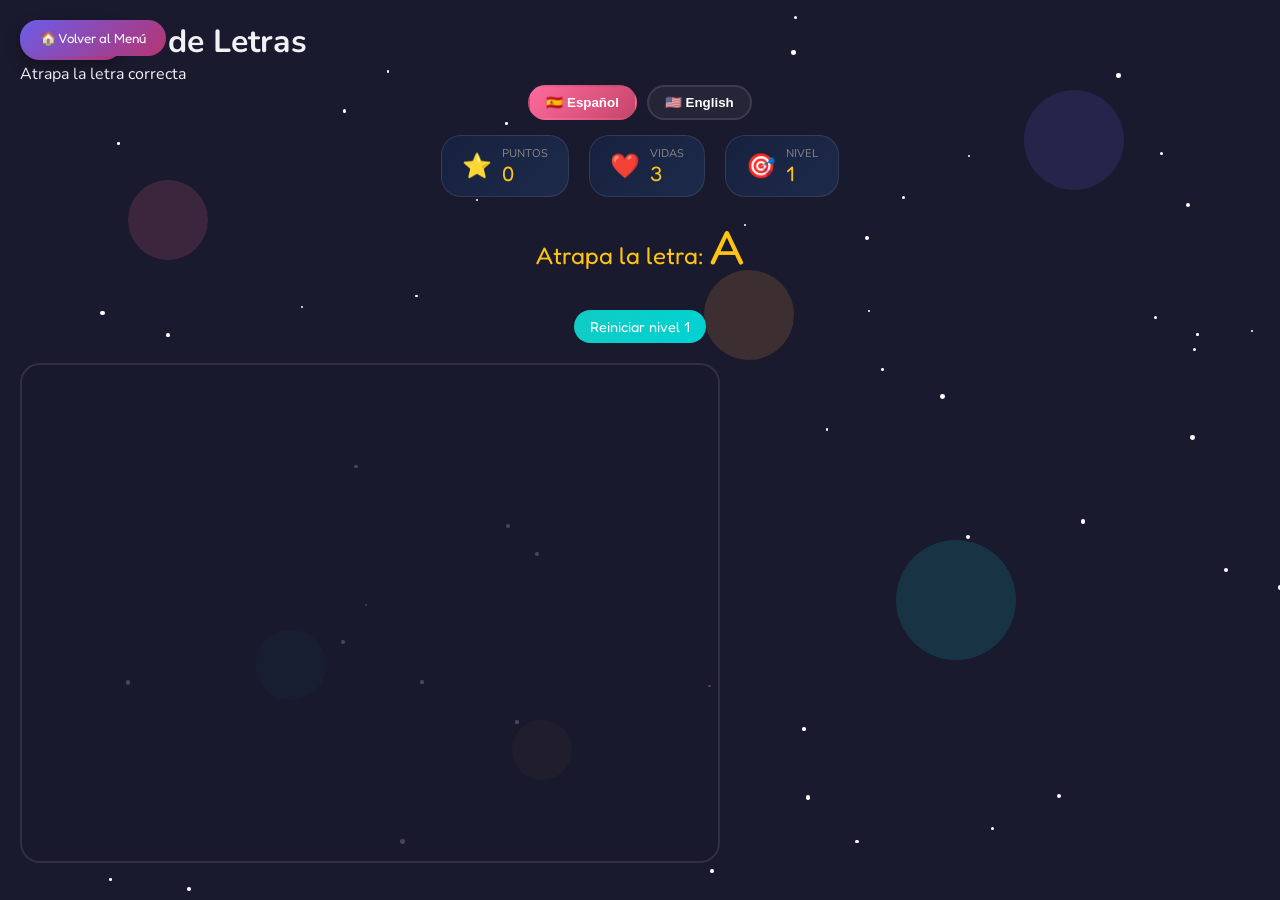
<file: lluvia.html>
<!DOCTYPE html>
<html lang="es">
<head>
    <meta charset="UTF-8">
    <meta name="viewport" content="width=device-width, initial-scale=1.0">
    <link rel="icon" href="data:,">
    <title>Juegos Aurora</title>
    <link href="https://fonts.googleapis.com/css2?family=Fredoka+One&family=Nunito:wght@400;700;900&display=swap" rel="stylesheet">
        <link rel="stylesheet" href="./styles.css">
</head>
<body>
    <a href="./index.html" style="position:fixed; top:20px; left:20px; z-index:2000; background:linear-gradient(135deg, #6C5CE7, #B53471); color:white; border:none; border-radius:50px; padding:10px 20px; font-family:'Fredoka One',cursive; text-decoration:none; box-shadow:0 5px 15px rgba(0,0,0,0.3);">🗺️ Mapa</a>
    <div class="bg-animation">
        <div class="bubble"></div><div class="bubble"></div><div class="bubble"></div>
        <div class="bubble"></div><div class="bubble"></div><div class="bubble"></div>
    </div>
    <div class="stars" id="global-stars"></div>

    <button id="mainBackBtn" class="back-btn" onclick="window.location.href='index.html'">🏠 Volver al Menú</button>

    <!-- Main Menu -->
    <div id="main-menu" class="main-menu">
        <h1 class="menu-title">Juegos Aurora<br><span style="font-size: 1.5rem; color: #a0a0a0;">Bilingual School</span></h1>
        
        <div class="games-grid">
            <div class="game-card" onclick="openGame('ahorcado')">
                <span class="emoji">🎪</span>
                <h3>Ahorcado Mágico</h3>
                <p>Descubre las palabras ocultas antes de que se dibuje el muñeco.</p>
            </div>
            
            <div class="game-card" onclick="openGame('alfabeto')">
                <span class="emoji">🌈</span>
                <h3>Aventura del Alfabeto</h3>
                <p>Encuentra y memoriza las letras con ayuda del unicornio mágico.</p>
            </div>
        
            <div class="game-card" onclick="openGame('lluvia')">
                <span class="emoji">☔</span>
                <h3>Lluvia de Letras</h3>
                <p>Atrapa las letras correctas que caen del cielo. ¡Cuidado con las bombas!</p>
            </div>
            
            <div class="game-card" onclick="openGame('palabras')">
                <span class="emoji">🧩</span>
                <h3>Palabras Escondidas</h3>
                <p>Ordena las letras para formar la palabra y colecciona premios mágicos.</p>
            </div>

        </div>
    </div>

    
    <!-- Lluvia de Letras Container -->
    <div id="lluvia-app">
        <div class="game-container">
            <div class="header">
                <h1>☔ Lluvia de Letras</h1>
                <p class="subtitle" id="ll_subtitle">Atrapa la letra correcta</p>
                <div class="lang-selector" id="ll_langSelector">
                    <button class="lang-btn active" data-lang="es" onclick="gc_setLangAndRefresh('es')">🇪🇸 Español</button>
                    <button class="lang-btn" data-lang="en" onclick="gc_setLangAndRefresh('en')">🇺🇸 English</button>
                </div>
            </div>
            <div class="score-board">
                <div class="score-item"><span class="icon">⭐</span><div><div class="label">Puntos</div><div class="value" id="ll_score">0</div></div></div>
                <div class="score-item"><span class="icon">❤️</span><div><div class="label">Vidas</div><div class="value" id="ll_lives">3</div></div></div>
                <div class="score-item"><span class="icon">🎯</span><div><div class="label">Nivel</div><div class="value" id="ll_level">1</div></div></div>
            </div>
            <div class="ll-target-display">Atrapa la letra: <span id="ll_targetLetter" style="font-size: 3rem;">A</span></div>
            <div style="text-align:center; margin-top: 8px;">
                <button class="restart-btn" id="ll_resetBtn" onclick="ll_restartFromLevelOne()" style="padding:8px 16px; font-size:0.9rem;">Reiniciar nivel 1</button>
            </div>
            <div class="ll-area" id="ll_area"></div>
        </div>
        
        <div class="game-over" id="ll_gameOver">
            <div class="trophy">☔</div>
            <h2>¡Juego Terminado!</h2>
            <p class="final-score">Puntuación: <span id="ll_finalScore">0</span></p>
            <p class="final-score">Nivel alcanzado: <span id="ll_finalLevel">1</span></p>
            <button class="restart-btn" onclick="ll_startGame()">¡Jugar de Nuevo! 🎮</button>
        </div>
    </div>

    <!-- Palabras Escondidas Container -->
    <div id="palabras-app">
        <div class="game-container">
            <div class="header">
                <h1>🧩 Palabras Escondidas</h1>
                <p class="subtitle" id="pe_subtitle">Ordena las letras</p>
                <div class="lang-selector" id="pe_langSelector">
                    <button class="lang-btn active" data-lang="es" onclick="gc_setLangAndRefresh('es')">🇪🇸 Español</button>
                    <button class="lang-btn" data-lang="en" onclick="gc_setLangAndRefresh('en')">🇺🇸 English</button>
                </div>
            </div>
            <div class="score-board">
                <div class="score-item"><span class="icon">⭐</span><div><div class="label">Puntos</div><div class="value" id="pe_score">0</div></div></div>
                <div class="score-item"><span class="icon">🎯</span><div><div class="label">Nivel</div><div class="value" id="pe_level">1</div></div></div>
            </div>
            <div style="text-align:center; margin: 6px 0 12px;">
                <button class="restart-btn" id="pe_resetBtn" onclick="pe_restartFromLevelOne()" style="padding:8px 16px; font-size:0.9rem;">Reiniciar nivel 1</button>
            </div>
            
            <div class="game-area">
                <div class="word-display" style="background: none; border: none; box-shadow: none;">
                    <div class="hint" id="pe_hint" style="font-size: 4rem; margin-bottom: 20px;">🚗</div>
                    <div class="pe-word-area" id="pe_wordSlots"></div>
                </div>
                <div class="pe-letters-area" id="pe_lettersArea"></div>
            </div>
            
            <div class="pe-prizes">
                <h3 id="pe_rewardsTitle">Colección de Premios Mágicos 🎁</h3>
                <div class="pe-prize-list" id="pe_prizeList"></div>
            </div>
            <div class="collection-panel">
                <h3 id="pe_collectionTitle">Colección de Recompensas</h3>
                <div class="collection-grid" id="pe_collectionGrid"></div>
            </div>
        </div>
        
        <div class="result-overlay" id="pe_winOverlay">
            <div class="emoji" id="pe_winEmoji">🎉</div>
            <h2 id="pe_winTitle">¡EXCELENTE!</h2>
            <p class="word-reveal" id="pe_prizeMsg" style="display: none;">¡Ganaste un nuevo premio!</p>
            <button class="restart-btn" onclick="pe_nextWord()">Siguiente Palabra 🚀</button>
        </div>
    </div>

    <!-- Ahorcado Container -->
    <div id="ahorcado-app">
        
    <div class="bg-animation">
        <div class="bubble"></div>
        <div class="bubble"></div>
        <div class="bubble"></div>
        <div class="bubble"></div>
        <div class="bubble"></div>
        <div class="bubble"></div>
    </div>
    <div class="stars" id="ah_stars"></div>

    <button class="sound-toggle" id="ah_soundToggle" onclick="ah_toggleSound()">🔊</button>

    <!-- Win Overlay -->
    <div class="result-overlay" id="ah_winOverlay">
        <div class="emoji">🎉</div>
        <h2>¡GANASTE!</h2>
        <p class="word-reveal">La palabra era: <span id="ah_winWord"></span></p>
        <button class="restart-btn" onclick="ah_nextWord()">¡Siguiente palabra! 🚀</button>
    </div>

    <!-- Lose Overlay -->
    <div class="result-overlay" id="ah_loseOverlay">
        <div class="emoji">😢</div>
        <h2>¡Ups!</h2>
        <p class="word-reveal">La palabra era: <span id="ah_loseWord"></span></p>
        <button class="restart-btn" onclick="ah_nextWord()">¡Intentar otra! 💪</button>
    </div>

    <div class="game-container">
        <div class="header">
            <h1>🎪 Ahorcado Mágico</h1>
            <p class="subtitle">Aurora Bilingual School</p>
        </div>

        <div class="score-board">
            <div class="score-item">
                <span class="icon">⭐</span>
                <div>
                    <div class="label">Puntos</div>
                    <div class="value" id="ah_score">0</div>
                </div>
            </div>
            <div class="score-item">
                <span class="icon">🏆</span>
                <div>
                    <div class="label">Ganadas</div>
                    <div class="value" id="ah_wins">0</div>
                </div>
            </div>
            <div class="score-item">
                <span class="icon">🎯</span>
                <div>
                    <div class="label">Palabras</div>
                    <div class="value" id="ah_wordsCount">0</div>
                </div>
            </div>
        </div>

        <div class="lang-selector">
            <button class="lang-btn active" data-lang="es" onclick="ah_setLanguage('es')">🇪🇸 Español</button>
            <button class="lang-btn" data-lang="en" onclick="ah_setLanguage('en')">🇺🇸 English</button>
            <button class="lang-btn" data-lang="both" onclick="ah_setLanguage('both')">🌎 Ambos</button>
        </div>

        <div class="category-selector" id="ah_categorySelector">
            <button class="category-btn active" data-cat="animals" onclick="ah_setCategory('animals')">🐱 Animales</button>
            <button class="category-btn" data-cat="family" onclick="ah_setCategory('family')">👨‍👩‍👧 Familia</button>
            <button class="category-btn" data-cat="colors" onclick="ah_setCategory('colors')">🎨 Colores</button>
            <button class="category-btn" data-cat="food" onclick="ah_setCategory('food')">🍎 Comida</button>
            <button class="category-btn" data-cat="objects" onclick="ah_setCategory('objects')">🏠 Casa</button>
            <button class="category-btn" data-cat="mixed" onclick="ah_setCategory('mixed')">🎲 Mixto</button>
        </div>

        <div class="game-area">
            <div class="word-display">
                <div class="hint" id="ah_hint">
                    <span class="emoji" id="ah_hintEmoji">🐱</span>
                    <span id="ah_hintText">Es un animal que dice miau</span>
                </div>
                <div class="word-slots" id="ah_wordSlots"></div>
            </div>

            <div class="hangman-area">
                <div class="hangman-drawing" id="ah_hangmanDrawing">
                    <div class="hangman-part part-base" id="ah_part0"></div>
                    <div class="hangman-part part-pole" id="ah_part1"></div>
                    <div class="hangman-part part-top" id="ah_part2"></div>
                    <div class="hangman-part part-rope" id="ah_part3"></div>
                    <div class="hangman-part part-head" id="ah_part4">
                        <div class="mouth"></div>
                    </div>
                    <div class="hangman-part part-body" id="ah_part5"></div>
                    <div class="hangman-part part-arm-left" id="ah_part6"></div>
                    <div class="hangman-part part-arm-right" id="ah_part7"></div>
                    <div class="hangman-part part-leg-left" id="ah_part8"></div>
                    <div class="hangman-part part-leg-right" id="ah_part9"></div>
                </div>
            </div>

            <div class="lives-display">
                <div class="hearts" id="ah_hearts">❤️❤️❤️❤️❤️❤️❤️❤️❤️❤️</div>
                <div class="lives-text" id="ah_livesText">10 intentos restantes</div>
            </div>

            <div class="keyboard" id="ah_keyboard"></div>
        </div>
    </div>

    
    </div>

    <!-- Alfabeto Container -->
    <div id="alfabeto-app">
        
    <div class="bg-animation">
        <div class="bubble"></div>
        <div class="bubble"></div>
        <div class="bubble"></div>
        <div class="bubble"></div>
        <div class="bubble"></div>
        <div class="bubble"></div>
    </div>
    <div class="stars" id="al_stars"></div>

    <button class="sound-toggle" id="al_soundToggle" onclick="al_toggleSound()">🔊</button>

    <div class="start-screen" id="al_startScreen">
        <div class="mascot">🦄</div>
        <div class="logo">¡Aventura del Alfabeto!</div>
        <p style="color: #aaa; font-size: 1.1rem; text-align: center; max-width: 400px; margin-bottom: 10px;">
            ¡Ayuda al unicornio a encontrar las letras!<br>
            <span style="font-size: 0.9rem;">Aurora Bilingual School</span>
        </p>
        <button class="start-btn" id="al_startBtn" type="button" onclick="al_startGame()">¡JUGAR! 🚀</button>
    </div>

    <div class="game-over" id="al_gameOver">
        <div class="trophy">🏆</div>
        <h2 id="al_gameOverTitle">¡Excelente!</h2>
        <p class="final-score">Puntuación: <span id="al_finalScore">0</span></p>
        <p class="final-score">Mejor racha: <span id="al_finalStreak">0</span></p>
        <p class="final-score">Aciertos: <span id="al_finalCorrect">0</span>/<span id="al_finalTotal">0</span></p>
        <div class="stars-rating" id="al_starsRating">⭐⭐⭐</div>
        <button class="restart-btn" onclick="al_restartGame()">¡Jugar de Nuevo! 🎮</button>
    </div>

    <div class="game-container" id="al_gameContainer" style="display: none;">
        <div class="header">
            <h1>🌈 Aventura del Alfabeto</h1>
            <p class="subtitle">Aurora Bilingual School</p>
        </div>

        <div class="score-board">
            <div class="score-item">
                <span class="icon">⭐</span>
                <div>
                    <div class="label">Puntos</div>
                    <div class="value" id="al_score">0</div>
                </div>
            </div>
            <div class="score-item">
                <span class="icon">🔥</span>
                <div>
                    <div class="label">Racha</div>
                    <div class="value" id="al_streak">0</div>
                </div>
            </div>
            <div class="score-item">
                <span class="icon">❤️</span>
                <div>
                    <div class="label">Vidas</div>
                    <div class="value" id="al_lives">3</div>
                </div>
            </div>
            <div class="score-item">
                <span class="icon">🎯</span>
                <div>
                    <div class="label">Nivel</div>
                    <div class="value" id="al_level">1</div>
                </div>
            </div>
        </div>

        <div class="lang-selector">
            <div class="selector-label">🗣️ Idioma de la Voz</div>
            <button class="lang-btn active" data-lang="es" onclick="al_setLanguage('es')">🇪🇸 Español</button>
            <button class="lang-btn" data-lang="en" onclick="al_setLanguage('en')">🇺🇸 Inglés</button>
            <button class="lang-btn" data-lang="both" onclick="al_setLanguage('both')">🌎 Ambos</button>
        </div>

        <div class="phase-selector">
            <div class="selector-label">🎭 Fase de Aprendizaje</div>
            <button class="phase-btn active" data-phase="1" onclick="al_setPhase(1)">👁️ Fase 1: Ver + Escuchar</button>
            <button class="phase-btn" data-phase="2" onclick="al_setPhase(2)">🙈 Fase 2: Memorizar</button>
            <button class="phase-btn" data-phase="3" onclick="al_setPhase(3)">🎧 Fase 3: Solo Escuchar</button>
        </div>

        <div class="mode-selector">
            <div class="selector-label">🎮 Dificultad</div>
            <button class="mode-btn active" data-mode="facil" onclick="al_setMode('facil')">😊 Fácil</button>
            <button class="mode-btn" data-mode="medio" onclick="al_setMode('medio')">🤔 Medio</button>
            <button class="mode-btn" data-mode="dificil" onclick="al_setMode('dificil')">😎 Difícil</button>
            <button class="mode-btn" data-mode="dictado" onclick="al_setMode('dictado')">📝 Dictado</button>
        </div>

        <div class="progress-container">
            <div class="progress-bar">
                <div class="progress-fill" id="al_progressFill" style="width: 0%"></div>
            </div>
            <div class="progress-text" id="al_progressText">Progreso: 0/10</div>
        </div>

        <div class="game-area">
            <div class="target-display" id="al_targetDisplay">
                <button class="speak-btn pulse" id="al_speakBtn" onclick="al_speakLetter()" title="Escuchar de nuevo">🔊</button>
                <div class="instruction" id="al_instruction">¡Encuentra la letra!</div>
                <div class="target-letter" id="al_targetLetter">A</div>
                <div class="timer-bar">
                    <div class="timer-fill" id="al_timerFill" style="width: 100%"></div>
                </div>
            </div>

            <div class="letter-grid" id="al_letterGrid"></div>
        </div>
    </div>

    
    </div>

    <script src="./gameCore.js"></script>
    <script src="./i18n.js"></script>
    <script>
        // --- GLOBAL MENU LOGIC ---
        function showMainMenu() {
            document.getElementById('main-menu').style.display = 'flex';
            document.getElementById('ahorcado-app').style.display = 'none';
            document.getElementById('alfabeto-app').style.display = 'none';
            document.getElementById('lluvia-app').style.display = 'none';
            document.getElementById('palabras-app').style.display = 'none';
            document.getElementById('mainBackBtn').style.display = 'none';
            
            // Stop audio if exists
            try { if(ah_audioCtx) ah_audioCtx.suspend(); } catch(e){}
            try { if(al_audioCtx) al_audioCtx.suspend(); } catch(e){}
            try { window.speechSynthesis.cancel(); } catch(e){}
        }

        function openGame(game) {
            document.getElementById('main-menu').style.display = 'none';
            document.getElementById('mainBackBtn').style.display = 'block';
            
            if (game === 'ahorcado') {
                document.getElementById('ahorcado-app').style.display = 'block';
                // start ahorcado
                try { if(ah_audioCtx) ah_audioCtx.resume(); } catch(e){}
                ah_resetHangman();
                ah_nextWord();
            } else if (game === 'lluvia') {
                document.getElementById('lluvia-app').style.display = 'block';
                ll_startGame();
            } else if (game === 'palabras') {
                document.getElementById('palabras-app').style.display = 'block';
                pe_startGame();
            } else {
                const isStandaloneAl = window.location.pathname.includes('aventura_alfabeto_2.html');
                if (isStandaloneAl) {
                    document.getElementById('alfabeto-app').style.display = 'block';
                    const scr = document.getElementById('al_startScreen');
                    if (scr) scr.classList.remove('hidden');
                } else {
                    window.location.href = 'aventura_alfabeto_2.html';
                }
            }
        }
        
        function globalCreateStars() {
            const container = document.getElementById('global-stars');
            for (let i = 0; i < 50; i++) {
                const star = document.createElement('div');
                star.className = 'star';
                star.style.left = Math.random() * 100 + '%';
                star.style.top = Math.random() * 100 + '%';
                star.style.animationDelay = Math.random() * 2 + 's';
                star.style.width = star.style.height = (Math.random() * 3 + 2) + 'px';
                container.appendChild(star);
            }
        }
        globalCreateStars();
        window.addEventListener('load', () => {
            const requestedGame = 'lluvia';
            showMainMenu();
            openGame(requestedGame);
            const back = document.getElementById('mainBackBtn');
            if (back) {
                back.style.display = 'block';
                back.onclick = () => { window.location.href = 'index.html'; };
            }
        });
        gc_refreshHeaderLabels && gc_refreshHeaderLabels();
        
        // Disable original createStars inside games individually so they don't spawn multiple times
        function ah_createStars() {}
        function al_createStars() {}

        // --- AHORCADO JS ---
        
        // ==================== WORD DATABASE ====================
        const ah_WORDS = {
            animals: {
                es: [
                    { word: 'GATO', emoji: '🐱', hint: 'Animal que dice miau' },
                    { word: 'PERRO', emoji: '🐶', hint: 'Animal que dice guau' },
                    { word: 'PEZ', emoji: '🐟', hint: 'Animal que vive en el agua' },
                    { word: 'PAJARO', emoji: '🐦', hint: 'Animal que vuela' },
                    { word: 'OSO', emoji: '🐻', hint: 'Animal grande y peludo' },
                    { word: 'LEON', emoji: '🦁', hint: 'Rey de la selva' },
                    { word: 'CONEJO', emoji: '🐰', hint: 'Animal con orejas largas' },
                    { word: 'ELEFANTE', emoji: '🐘', hint: 'Animal con trompa' },
                    { word: 'MARIPOSA', emoji: '🦋', hint: 'Insecto con alas coloridas' },
                    { word: 'VACA', emoji: '🐮', hint: 'Animal que da leche' }
                ],
                en: [
                    { word: 'CAT', emoji: '🐱', hint: 'Animal that says meow' },
                    { word: 'DOG', emoji: '🐶', hint: 'Animal that says woof' },
                    { word: 'FISH', emoji: '🐟', hint: 'Animal that lives in water' },
                    { word: 'BIRD', emoji: '🐦', hint: 'Animal that flies' },
                    { word: 'BEAR', emoji: '🐻', hint: 'Big and furry animal' },
                    { word: 'LION', emoji: '🦁', hint: 'King of the jungle' },
                    { word: 'RABBIT', emoji: '🐰', hint: 'Animal with long ears' },
                    { word: 'ELEPHANT', emoji: '🐘', hint: 'Animal with a trunk' },
                    { word: 'BUTTERFLY', emoji: '🦋', hint: 'Insect with colorful wings' },
                    { word: 'COW', emoji: '🐮', hint: 'Animal that gives milk' }
                ]
            },
            family: {
                es: [
                    { word: 'MAMA', emoji: '👩', hint: 'Tu mamá te quiere mucho' },
                    { word: 'PAPA', emoji: '👨', hint: 'Tu papá te cuida' },
                    { word: 'BEBE', emoji: '👶', hint: 'Un niño pequeño' },
                    { word: 'HERMANO', emoji: '👦', hint: 'Hijo de tus papás' },
                    { word: 'HERMANA', emoji: '👧', hint: 'Hija de tus papás' },
                    { word: 'ABUELA', emoji: '👵', hint: 'Mamá de tu mamá o papá' },
                    { word: 'ABUELO', emoji: '👴', hint: 'Papá de tu mamá o papá' },
                    { word: 'TIO', emoji: '🧔', hint: 'Hermano de tu mamá o papá' },
                    { word: 'TIA', emoji: '👩‍🦱', hint: 'Hermana de tu mamá o papá' },
                    { word: 'PRIMO', emoji: '👦', hint: 'Hijo de tu tío o tía' }
                ],
                en: [
                    { word: 'MOM', emoji: '👩', hint: 'Your mother loves you' },
                    { word: 'DAD', emoji: '👨', hint: 'Your father takes care of you' },
                    { word: 'BABY', emoji: '👶', hint: 'A little child' },
                    { word: 'BROTHER', emoji: '👦', hint: 'Son of your parents' },
                    { word: 'SISTER', emoji: '👧', hint: 'Daughter of your parents' },
                    { word: 'GRANDMA', emoji: '👵', hint: 'Mother of your mom or dad' },
                    { word: 'GRANDPA', emoji: '👴', hint: 'Father of your mom or dad' },
                    { word: 'UNCLE', emoji: '🧔', hint: 'Brother of your mom or dad' },
                    { word: 'AUNT', emoji: '👩‍🦱', hint: 'Sister of your mom or dad' },
                    { word: 'COUSIN', emoji: '👦', hint: 'Child of your uncle or aunt' }
                ]
            },
            colors: {
                es: [
                    { word: 'ROJO', emoji: '🔴', hint: 'Color de la manzana' },
                    { word: 'AZUL', emoji: '🔵', hint: 'Color del cielo' },
                    { word: 'VERDE', emoji: '🟢', hint: 'Color de la hierba' },
                    { word: 'AMARILLO', emoji: '🟡', hint: 'Color del sol' },
                    { word: 'ROSA', emoji: '🩷', hint: 'Color de las flores' },
                    { word: 'MORADO', emoji: '🟣', hint: 'Color de las uvas' },
                    { word: 'NEGRO', emoji: '⚫', hint: 'Color de la noche' },
                    { word: 'BLANCO', emoji: '⚪', hint: 'Color de la nieve' },
                    { word: 'NARANJA', emoji: '🟠', hint: 'Color de la naranja' },
                    { word: 'CAFE', emoji: '🟤', hint: 'Color del chocolate' }
                ],
                en: [
                    { word: 'RED', emoji: '🔴', hint: 'Color of an apple' },
                    { word: 'BLUE', emoji: '🔵', hint: 'Color of the sky' },
                    { word: 'GREEN', emoji: '🟢', hint: 'Color of grass' },
                    { word: 'YELLOW', emoji: '🟡', hint: 'Color of the sun' },
                    { word: 'PINK', emoji: '🩷', hint: 'Color of flowers' },
                    { word: 'PURPLE', emoji: '🟣', hint: 'Color of grapes' },
                    { word: 'BLACK', emoji: '⚫', hint: 'Color of night' },
                    { word: 'WHITE', emoji: '⚪', hint: 'Color of snow' },
                    { word: 'ORANGE', emoji: '🟠', hint: 'Color of an orange' },
                    { word: 'BROWN', emoji: '🟤', hint: 'Color of chocolate' }
                ]
            },
            food: {
                es: [
                    { word: 'MANZANA', emoji: '🍎', hint: 'Fruta roja y deliciosa' },
                    { word: 'LECHE', emoji: '🥛', hint: 'Bebida blanca' },
                    { word: 'PAN', emoji: '🍞', hint: 'Lo comes en el desayuno' },
                    { word: 'AGUA', emoji: '💧', hint: 'Bebida transparente' },
                    { word: 'HUEVO', emoji: '🥚', hint: 'Lo ponen las gallinas' },
                    { word: 'QUESO', emoji: '🧀', hint: 'Producto de la leche' },
                    { word: 'PIZZA', emoji: '🍕', hint: 'Comida redonda con queso' },
                    { word: 'HELADO', emoji: '🍦', hint: 'Postre frío y dulce' },
                    { word: 'UVA', emoji: '🍇', hint: 'Fruta pequeña y morada' },
                    { word: 'PLATANO', emoji: '🍌', hint: 'Fruta amarilla y larga' }
                ],
                en: [
                    { word: 'APPLE', emoji: '🍎', hint: 'Red and delicious fruit' },
                    { word: 'MILK', emoji: '🥛', hint: 'White drink' },
                    { word: 'BREAD', emoji: '🍞', hint: 'You eat it for breakfast' },
                    { word: 'WATER', emoji: '💧', hint: 'Transparent drink' },
                    { word: 'EGG', emoji: '🥚', hint: 'Laid by chickens' },
                    { word: 'CHEESE', emoji: '🧀', hint: 'Made from milk' },
                    { word: 'PIZZA', emoji: '🍕', hint: 'Round food with cheese' },
                    { word: 'ICE CREAM', emoji: '🍦', hint: 'Cold and sweet dessert' },
                    { word: 'GRAPE', emoji: '🍇', hint: 'Small purple fruit' },
                    { word: 'BANANA', emoji: '🍌', hint: 'Yellow and long fruit' }
                ]
            },
            objects: {
                es: [
                    { word: 'CASA', emoji: '🏠', hint: 'Donde vives' },
                    { word: 'SILLA', emoji: '🪑', hint: 'Te sientas en ella' },
                    { word: 'MESA', emoji: '🍽️', hint: 'Pones la comida aquí' },
                    { word: 'PUERTA', emoji: '🚪', hint: 'Entras por aquí' },
                    { word: 'VENTANA', emoji: '🪟', hint: 'Entra la luz' },
                    { word: 'LAPIZ', emoji: '✏️', hint: 'Escribes con esto' },
                    { word: 'LIBRO', emoji: '📚', hint: 'Tiene historias' },
                    { word: 'PELOTA', emoji: '⚽', hint: 'Juegas con ella' },
                    { word: 'RELOJ', emoji: '⏰', hint: 'Te dice la hora' },
                    { word: 'LUZ', emoji: '💡', hint: 'Ilumina la habitación' }
                ],
                en: [
                    { word: 'HOUSE', emoji: '🏠', hint: 'Where you live' },
                    { word: 'CHAIR', emoji: '🪑', hint: 'You sit on it' },
                    { word: 'TABLE', emoji: '🍽️', hint: 'You put food here' },
                    { word: 'DOOR', emoji: '🚪', hint: 'You enter through here' },
                    { word: 'WINDOW', emoji: '🪟', hint: 'Light comes through' },
                    { word: 'PENCIL', emoji: '✏️', hint: 'You write with this' },
                    { word: 'BOOK', emoji: '📚', hint: 'Has stories inside' },
                    { word: 'BALL', emoji: '⚽', hint: 'You play with it' },
                    { word: 'CLOCK', emoji: '⏰', hint: 'Tells you the time' },
                    { word: 'LIGHT', emoji: '💡', hint: 'Illuminates the room' }
                ]
            }
        };

        // ==================== GAME STATE ====================
        let ah_gameState = {
            currentWord: '',
            guessedLetters: [],
            wrongLetters: [],
            lives: 10,
            maxLives: 10,
            score: 0,
            wins: 0,
            wordsPlayed: 0,
            language: 'es',
            category: 'animals',
            soundEnabled: true,
            isPlaying: false
        };

        const ah_ALFABETO = 'ABCDEFGHIJKLMNOPQRSTUVWXYZ';
        const ah_ALFABETO_EN = 'ABCDEFGHIJKLMNOPQRSTUVWXYZ';

        // ==================== AUDIO ====================
        var AudioContext = window.AudioContext || window.webkitAudioContext;
        let ah_audioCtx = null;

        function ah_initAudio() {
            if (!ah_audioCtx) ah_audioCtx = new AudioContext();
        }

        function ah_playSound(type) {
            if (!ah_gameState.soundEnabled || !ah_audioCtx) return;

            const osc = ah_audioCtx.createOscillator();
            const gain = ah_audioCtx.createGain();
            osc.connect(gain);
            gain.connect(ah_audioCtx.destination);

            switch(type) {
                case 'correct':
                    osc.frequency.setValueAtTime(523, ah_audioCtx.currentTime);
                    osc.frequency.setValueAtTime(659, ah_audioCtx.currentTime + 0.1);
                    osc.frequency.setValueAtTime(784, ah_audioCtx.currentTime + 0.2);
                    gain.gain.setValueAtTime(0.3, ah_audioCtx.currentTime);
                    gain.gain.exponentialRampToValueAtTime(0.01, ah_audioCtx.currentTime + 0.4);
                    osc.start(ah_audioCtx.currentTime);
                    osc.stop(ah_audioCtx.currentTime + 0.4);
                    break;
                case 'wrong':
                    osc.frequency.setValueAtTime(200, ah_audioCtx.currentTime);
                    osc.frequency.setValueAtTime(150, ah_audioCtx.currentTime + 0.15);
                    gain.gain.setValueAtTime(0.3, ah_audioCtx.currentTime);
                    gain.gain.exponentialRampToValueAtTime(0.01, ah_audioCtx.currentTime + 0.3);
                    osc.start(ah_audioCtx.currentTime);
                    osc.stop(ah_audioCtx.currentTime + 0.3);
                    break;
                case 'win':
                    [523, 659, 784, 1047, 1319].forEach((freq, i) => {
                        const o = ah_audioCtx.createOscillator();
                        const g = ah_audioCtx.createGain();
                        o.connect(g);
                        g.connect(ah_audioCtx.destination);
                        o.frequency.setValueAtTime(freq, ah_audioCtx.currentTime + i * 0.15);
                        g.gain.setValueAtTime(0.3, ah_audioCtx.currentTime + i * 0.15);
                        g.gain.exponentialRampToValueAtTime(0.01, ah_audioCtx.currentTime + i * 0.15 + 0.3);
                        o.start(ah_audioCtx.currentTime + i * 0.15);
                        o.stop(ah_audioCtx.currentTime + i * 0.15 + 0.3);
                    });
                    break;
                case 'lose':
                    [400, 350, 300, 250].forEach((freq, i) => {
                        const o = ah_audioCtx.createOscillator();
                        const g = ah_audioCtx.createGain();
                        o.connect(g);
                        g.connect(ah_audioCtx.destination);
                        o.frequency.setValueAtTime(freq, ah_audioCtx.currentTime + i * 0.3);
                        g.gain.setValueAtTime(0.3, ah_audioCtx.currentTime + i * 0.3);
                        g.gain.exponentialRampToValueAtTime(0.01, ah_audioCtx.currentTime + i * 0.3 + 0.4);
                        o.start(ah_audioCtx.currentTime + i * 0.3);
                        o.stop(ah_audioCtx.currentTime + i * 0.3 + 0.4);
                    });
                    break;
            }
        }

        function ah_speakWord(word, lang) {
            if (!ah_gameState.soundEnabled) return;

            const ah_synth = window.speechSynthesis;
            ah_synth.cancel();

            const utter = new SpeechSynthesisUtterance(word);
            utter.lang = lang === 'en' ? 'en-US' : 'es-ES';
            utter.rate = 0.7;
            utter.pitch = 1.2;
            ah_synth.speak(utter);
        }

        function ah_toggleSound() {
            ah_gameState.soundEnabled = !ah_gameState.soundEnabled;
            document.getElementById('ah_soundToggle').textContent = ah_gameState.soundEnabled ? '🔊' : '🔇';
        }

        // ==================== STARS ====================
        function ah_createStars() {
            const container = document.getElementById('ah_stars');
            for (let i = 0; i < 50; i++) {
                const star = document.createElement('div');
                star.className = 'star';
                star.style.left = Math.random() * 100 + '%';
                star.style.top = Math.random() * 100 + '%';
                star.style.animationDelay = Math.random() * 2 + 's';
                star.style.width = star.style.height = (Math.random() * 3 + 2) + 'px';
                container.appendChild(star);
            }
        }

        // ==================== PARTICLES ====================
        function ah_createParticles(x, y, color) {
            for (let i = 0; i < 12; i++) {
                const particle = document.createElement('div');
                particle.className = 'particle';
                particle.style.left = x + 'px';
                particle.style.top = y + 'px';
                particle.style.width = (Math.random() * 10 + 5) + 'px';
                particle.style.height = particle.style.width;
                particle.style.background = color;
                particle.style.borderRadius = '50%';
                const angle = (Math.PI * 2 * i) / 12;
                const distance = Math.random() * 100 + 50;
                particle.style.setProperty('--tx', Math.cos(angle) * distance + 'px');
                particle.style.setProperty('--ty', Math.sin(angle) * distance + 'px');
                document.body.appendChild(particle);
                setTimeout(() => particle.remove(), 1000);
            }
        }

        function ah_createConfetti() {
            const colors = ['#FF6B9D', '#FFC312', '#12CBC4', '#B53471', '#6C5CE7', '#00D2D3', '#FF9F43'];
            for (let i = 0; i < 50; i++) {
                const confetti = document.createElement('div');
                confetti.className = 'confetti';
                confetti.style.left = Math.random() * 100 + '%';
                confetti.style.background = colors[Math.floor(Math.random() * colors.length)];
                confetti.style.animationDuration = (Math.random() * 2 + 2) + 's';
                confetti.style.animationDelay = (Math.random() * 1) + 's';
                confetti.style.borderRadius = Math.random() > 0.5 ? '50%' : '0';
                document.body.appendChild(confetti);
                setTimeout(() => confetti.remove(), 4000);
            }
        }

        // ==================== KEYBOARD ====================
        function ah_buildKeyboard() {
            const keyboard = document.getElementById('ah_keyboard');
            keyboard.innerHTML = '';

            const rows = [
                'QWERTYUIOP',
                'ASDFGHJKL',
                'ZXCVBNM'
            ];

            const colors = [
                'linear-gradient(135deg, #FF6B9D, #C44569)',
                'linear-gradient(135deg, #FFC312, #F79F1F)',
                'linear-gradient(135deg, #12CBC4, #1289A7)',
                'linear-gradient(135deg, #B53471, #6C5CE7)',
                'linear-gradient(135deg, #6C5CE7, #a29bfe)',
                'linear-gradient(135deg, #00D2D3, #01a3a4)',
                'linear-gradient(135deg, #FF9F43, #ee5a24)',
                'linear-gradient(135deg, #54a0ff, #2e86de)',
                'linear-gradient(135deg, #5f27cd, #341f97)',
                'linear-gradient(135deg, #10ac84, #1dd1a1)'
            ];

            rows.forEach((row, rowIndex) => {
                const rowDiv = document.createElement('div');
                rowDiv.className = 'keyboard-row';

                row.split('').forEach((letter, index) => {
                    const btn = document.createElement('button');
                    btn.className = 'key-btn';
                    btn.textContent = letter;
                    btn.dataset.letter = letter;
                    btn.style.background = colors[(rowIndex * 10 + index) % colors.length];
                    btn.onclick = () => ah_handleKeyPress(letter);
                    rowDiv.appendChild(btn);
                });

                keyboard.appendChild(rowDiv);
            });
        }

        // ==================== GAME LOGIC ====================
        function ah_setLanguage(lang) {
            ah_gameState.language = lang;
            document.querySelectorAll('.lang-btn').forEach(btn => {
                btn.classList.toggle('active', btn.dataset.lang === lang);
            });
            ah_nextWord();
        }

        function ah_setCategory(cat) {
            ah_gameState.category = cat;
            document.querySelectorAll('.category-btn').forEach(btn => {
                btn.classList.toggle('active', btn.dataset.cat === cat);
            });
            ah_nextWord();
        }

        function ah_getRandomWord() {
            let pool = [];

            if (ah_gameState.category === 'mixed') {
                // Combine all categories
                Object.keys(ah_WORDS).forEach(cat => {
                    if (ah_WORDS[cat][ah_gameState.language]) {
                        pool.push(...ah_WORDS[cat][ah_gameState.language]);
                    }
                });
            } else {
                pool = ah_WORDS[ah_gameState.category][ah_gameState.language] || [];
            }

            if (pool.length === 0) {
                // Fallback to animals
                pool = ah_WORDS.animals[ah_gameState.language];
            }

            return pool[Math.floor(Math.random() * pool.length)];
        }

        function ah_nextWord() {
            ah_initAudio();

            // Hide overlays
            document.getElementById('ah_winOverlay').classList.remove('show');
            document.getElementById('ah_loseOverlay').classList.remove('show');

            // Reset game state
            ah_gameState.guessedLetters = [];
            ah_gameState.wrongLetters = [];
            ah_gameState.lives = ah_gameState.maxLives;
            ah_gameState.isPlaying = true;

            // Get new word
            const wordData = ah_getRandomWord();
            ah_gameState.currentWord = wordData.word;
            ah_gameState.wordsPlayed++;

            // Update hint
            document.getElementById('ah_hintEmoji').textContent = wordData.emoji;
            document.getElementById('ah_hintText').textContent = wordData.hint;

            // Build word slots
            ah_buildWordSlots();

            // Reset hangman
            ah_resetHangman();

            // Reset keyboard
            ah_buildKeyboard();

            // Update UI
            ah_updateUI();

            // Speak the hint
            setTimeout(() => {
                ah_speakWord(wordData.hint, ah_gameState.language);
            }, 500);
        }

        function ah_buildWordSlots() {
            const slots = document.getElementById('ah_wordSlots');
            slots.innerHTML = '';

            const word = ah_gameState.currentWord;

            for (let i = 0; i < word.length; i++) {
                const char = word[i];

                if (char === ' ') {
                    const space = document.createElement('div');
                    space.className = 'letter-slot space';
                    slots.appendChild(space);
                } else {
                    const slot = document.createElement('div');
                    slot.className = 'letter-slot';
                    slot.id = `slot-${i}`;

                    if (ah_gameState.guessedLetters.includes(char)) {
                        slot.textContent = char;
                        slot.classList.add('filled');
                    }

                    slots.appendChild(slot);
                }
            }
        }

        function ah_resetHangman() {
            for (let i = 0; i < 10; i++) {
                const part = document.getElementById(`ah_part${i}`);
                if (part) part.classList.remove('show');
            }
        }

        function ah_updateHangman() {
            const wrongCount = ah_gameState.wrongLetters.length;
            for (let i = 0; i < wrongCount && i < 10; i++) {
                const part = document.getElementById(`ah_part${i}`);
                if (part) part.classList.add('show');
            }
        }

        function ah_handleKeyPress(letter) {
            if (!ah_gameState.isPlaying) return;
            if (ah_gameState.guessedLetters.includes(letter) || ah_gameState.wrongLetters.includes(letter)) return;

            const word = ah_gameState.currentWord;
            const btn = document.querySelector(`.key-btn[data-letter="${letter}"]`);

            if (word.includes(letter)) {
                // Correct!
                ah_gameState.guessedLetters.push(letter);

                // Update slots
                for (let i = 0; i < word.length; i++) {
                    if (word[i] === letter) {
                        const slot = document.getElementById(`slot-${i}`);
                        if (slot) {
                            slot.textContent = letter;
                            slot.classList.add('filled');
                        }
                    }
                }

                if (btn) {
                    btn.classList.add('correct');
                    const rect = btn.getBoundingClientRect();
                    ah_createParticles(rect.left + rect.width / 2, rect.top + rect.height / 2, '#2ecc71');
                }

                ah_playSound('correct');

                // Check win
                ah_checkWin();
            } else {
                // Wrong!
                ah_gameState.wrongLetters.push(letter);
                ah_gameState.lives--;

                if (btn) {
                    btn.classList.add('wrong');
                    const rect = btn.getBoundingClientRect();
                    ah_createParticles(rect.left + rect.width / 2, rect.top + rect.height / 2, '#e74c3c');
                }

                ah_playSound('wrong');
                ah_updateHangman();

                // Check lose
                if (ah_gameState.lives <= 0) {
                    ah_gameState.isPlaying = false;
                    ah_playSound('lose');

                    setTimeout(() => {
                        document.getElementById('ah_loseWord').textContent = ah_gameState.currentWord;
                        document.getElementById('ah_loseOverlay').classList.add('show');
                    }, 1000);
                }
            }

            ah_updateUI();
        }

        function ah_checkWin() {
            const word = ah_gameState.currentWord.replace(/ /g, '');
            const uniqueLetters = [...new Set(word.split(''))];
            const allGuessed = uniqueLetters.every(letter => ah_gameState.guessedLetters.includes(letter));

            if (allGuessed) {
                ah_gameState.isPlaying = false;
                ah_gameState.wins++;
                ah_gameState.score += (ah_gameState.lives * 100) + 500;

                ah_playSound('win');
                ah_createConfetti();

                // Speak the word
                ah_speakWord(ah_gameState.currentWord, ah_gameState.language);

                setTimeout(() => {
                    document.getElementById('ah_winWord').textContent = ah_gameState.currentWord;
                    document.getElementById('ah_winOverlay').classList.add('show');
                }, 800);
            }
        }

        function ah_updateUI() {
            document.getElementById('ah_score').textContent = ah_gameState.score;
            document.getElementById('ah_wins').textContent = ah_gameState.wins;
            document.getElementById('ah_wordsCount').textContent = ah_gameState.wordsPlayed;

            const hearts = '❤️'.repeat(Math.max(0, ah_gameState.lives)) + '💔'.repeat(Math.max(0, ah_gameState.maxLives - ah_gameState.lives));
            document.getElementById('ah_hearts').textContent = hearts;
            document.getElementById('ah_livesText').textContent = `${ah_gameState.lives} intentos restantes`;
        }

        // ==================== INIT ====================
        ah_createStars();
        ah_buildKeyboard();

        // Keyboard support
        document.addEventListener('keydown', (e) => {
            const letter = e.key.toUpperCase();
            if (ah_ALFABETO.includes(letter)) {
                ah_handleKeyPress(letter);
            }
        });
    

        
        // ==================== LLUVIA DE LETRAS JS ====================
        let ll_state = { target: '', isPlaying: false, items: [], speed: 2, spawnRate: 1500, correctCount: 0 };
        const ll_letters = 'ABCDEFGHIJKLMNOPQRSTUVWXYZ';
        let ll_gameLoop, ll_spawnTimer;

        function gc_setLangAndRefresh(lang) {
            gameCore.setLanguage(lang);
            document.querySelectorAll('#ll_langSelector .lang-btn, #pe_langSelector .lang-btn').forEach((btn) => {
                btn.classList.toggle('active', btn.dataset.lang === lang);
            });
            gc_refreshHeaderLabels();
            if (document.getElementById('palabras-app').style.display === 'block') pe_nextWord();
            if (document.getElementById('lluvia-app').style.display === 'block') ll_nextTarget();
        }

        function gc_refreshHeaderLabels() {
            document.querySelectorAll('#lluvia-app .label, #palabras-app .label').forEach((el) => {
                if (el.textContent.includes('Puntos') || el.textContent.includes('Points')) el.textContent = t('points');
                if (el.textContent.includes('Vidas') || el.textContent.includes('Lives')) el.textContent = t('lives');
                if (el.textContent.includes('Nivel') || el.textContent.includes('Level')) el.textContent = t('level');
            });
            const llTitle = document.querySelector('.ll-target-display');
            if (llTitle) llTitle.childNodes[0].nodeValue = t('catch_letter') + ': ';
            const llSub = document.getElementById('ll_subtitle');
            if (llSub) llSub.textContent = gameCore.settings.language === 'en' ? 'Catch the correct letter' : 'Atrapa la letra correcta';
            const peSub = document.getElementById('pe_subtitle');
            if (peSub) peSub.textContent = gameCore.settings.language === 'en' ? 'Order the letters' : 'Ordena las letras';
        }

        function ll_pickAdaptiveLetter() {
            const weighted = [];
            for (const l of ll_letters) {
                const weight = gameCore.getLetterWeight(l);
                for (let i = 0; i < weight; i++) weighted.push(l);
            }
            return weighted[Math.floor(Math.random() * weighted.length)] || 'A';
        }

        function ll_startGame() {
            document.getElementById('ll_gameOver').classList.remove('show');
            gameCore.resetSessionLives(gameCore.player.level || 1);
            ll_state = { target: '', isPlaying: true, items: [], speed: 1.8 + (gameCore.player.level - 1) * 0.35, spawnRate: Math.max(550, 1500 - ((gameCore.player.level - 1) * 120)), correctCount: 0 };
            document.getElementById('ll_area').innerHTML = '';
            gc_refreshHeaderLabels();
            ll_updateUI();
            ll_nextTarget();
            if(ll_gameLoop) cancelAnimationFrame(ll_gameLoop);
            if(ll_spawnTimer) clearTimeout(ll_spawnTimer);
            ll_loop();
            ll_scheduleSpawn();
        }

        function ll_restartFromLevelOne() {
            gameCore.player.level = 1;
            gameCore.player.lives = 3;
            gameCore.saveGame();
            ll_startGame();
        }

        function ll_nextTarget() {
            ll_state.target = ll_pickAdaptiveLetter();
            document.getElementById('ll_targetLetter').textContent = ll_state.target;
            if (window.ah_speakWord) ah_speakWord(ll_state.target, gameCore.settings.language || 'es');
        }

        function ll_scheduleSpawn() {
            if(!ll_state.isPlaying) return;
            ll_spawnItem();
            ll_spawnTimer = setTimeout(ll_scheduleSpawn, ll_state.spawnRate);
        }

        function ll_spawnItem() {
            let type = 'letter';
            let val = ll_pickAdaptiveLetter();
            const r = Math.random();
            if (r < 0.25) val = ll_state.target;
            else if (r < 0.40 && gameCore.player.lives < 5) type = 'heart';
            else if (r < 0.50 && gameCore.player.level >= 3) type = 'bomb';

            let el = document.createElement('div');
            el.className = 'll-falling ' + type;
            if(type === 'letter') {
                el.textContent = val;
                if(val === ll_state.target && Math.random()>0.5) el.classList.add('target');
            } else if(type === 'heart') el.textContent = '❤️';
            else if(type === 'bomb') el.textContent = '💣';

            let w = document.getElementById('ll_area').clientWidth;
            let x = Math.random() * (w - 60);
            el.style.left = x + 'px';
            el.style.top = '-60px';
            el.onclick = () => ll_handleClick(el, type, val);
            document.getElementById('ll_area').appendChild(el);
            ll_state.items.push({ el: el, y: -60, type: type, val: val });
        }

        function ll_handleClick(el, type, val) {
            if(!ll_state.isPlaying) return;
            if(type === 'letter' && val === ll_state.target) {
                gameCore.addScore(12 + (gameCore.player.level * 2));
                gameCore.registerLetterResult(val, true);
                ll_state.correctCount++;
                if(window.ah_playSound) ah_playSound('correct');
                el.remove(); ll_removeItem(el);
                if(ll_state.correctCount >= 4) {
                    gameCore.player.level++;
                    ll_state.correctCount = 0;
                    ll_state.speed += 0.30;
                    ll_state.spawnRate = Math.max(420, ll_state.spawnRate - 100);
                    if (gameCore.player.level >= 3) gameCore.unlockReward('rain_survivor_lvl3');
                }
                ll_nextTarget();
            } else if (type === 'letter' && val !== ll_state.target) {
                gameCore.registerLetterResult(val, false);
                gameCore.loseLife();
                if(window.ah_playSound) ah_playSound('wrong');
                el.remove(); ll_removeItem(el);
            } else if (type === 'heart') {
                gameCore.gainLife();
                if(window.ah_playSound) ah_playSound('streak');
                el.remove(); ll_removeItem(el);
            } else if (type === 'bomb') {
                gameCore.loseLife();
                if(window.ah_playSound) ah_playSound('wrong');
                el.remove(); ll_removeItem(el);
            }
            if(gameCore.player.lives <= 0) ll_endGame();
            ll_updateUI();
        }

        function ll_removeItem(el) { ll_state.items = ll_state.items.filter(i => i.el !== el); }

        function ll_loop() {
            if(!ll_state.isPlaying) return;
            let h = document.getElementById('ll_area').clientHeight || 500;
            for(let i=ll_state.items.length-1; i>=0; i--) {
                let item = ll_state.items[i];
                item.y += ll_state.speed;
                item.el.style.top = item.y + 'px';
                if(item.y > h) {
                    item.el.remove(); ll_state.items.splice(i, 1);
                    if(item.type === 'letter' && item.val === ll_state.target) {
                        gameCore.registerLetterResult(item.val, false);
                        gameCore.loseLife();
                        if(window.ah_playSound) ah_playSound('wrong');
                        if(gameCore.player.lives <= 0) { ll_endGame(); break; }
                        ll_nextTarget();
                    }
                }
            }
            ll_gameLoop = requestAnimationFrame(ll_loop);
        }

        function ll_updateUI() {
            document.getElementById('ll_score').textContent = gameCore.player.score;
            document.getElementById('ll_level').textContent = gameCore.player.level;
            document.getElementById('ll_lives').textContent = gameCore.player.lives;
            gameCore.saveGame();
        }

        function ll_endGame() {
            ll_state.isPlaying = false;
            if(window.ah_playSound) ah_playSound('gameover');
            document.getElementById('ll_finalScore').textContent = gameCore.player.score;
            document.getElementById('ll_finalLevel').textContent = gameCore.player.level;
            document.getElementById('ll_gameOver').classList.add('show');
            gameCore.saveGame();
        }

        // ==================== PALABRAS ESCONDIDAS JS ====================
        function pe_getWordsFromAhorcado() {
            const lang = gameCore.settings.language || 'es';
            const pool = [];
            Object.keys(ah_WORDS).forEach((category) => {
                const entries = (ah_WORDS[category] && ah_WORDS[category][lang]) || [];
                entries.forEach((entry) => {
                    const clean = String(entry.word || '').toUpperCase();
                    if (!clean) return;
                    pool.push({ w: clean.replace(/\s/g, ''), e: entry.emoji || '🔤' });
                });
            });
            return pool;
        }
        let pe_state = { currentWord: '', letters: [], slots: [] };
        
        function pe_restartFromLevelOne() {
            gameCore.player.level = 1;
            gameCore.saveGame();
            pe_startGame();
        }

        function pe_startGame() {
            gameCore.player.level = Math.max(1, gameCore.player.level);
            pe_state = { currentWord: '', letters: [], slots: [] };
            pe_updatePrizes();
            pe_renderCollection();
            gc_refreshHeaderLabels();
            pe_nextWord();
        }
        
        function pe_nextWord() {
            document.getElementById('pe_winOverlay').classList.remove('show');
            document.getElementById('pe_prizeMsg').style.display = 'none';
            const sourceAll = pe_getWordsFromAhorcado();
            const allowed = sourceAll.filter((obj) => gameCore.canUseWord(obj.w));
            const source = allowed.length ? allowed : sourceAll;
            let wordObj = source[Math.floor(Math.random() * source.length)];
            pe_state.currentWord = wordObj.w;
            document.getElementById('pe_hint').textContent = wordObj.e;
            if(window.ah_speakWord) ah_speakWord(wordObj.w, 'es');
            
            pe_state.slots = new Array(wordObj.w.length).fill('');
            pe_state.letters = wordObj.w.split('').sort(() => Math.random() - 0.5);
            
            pe_render();
        }
        
        function pe_render() {
            let slotsDiv = document.getElementById('pe_wordSlots');
            slotsDiv.innerHTML = '';
            pe_state.slots.forEach((val, i) => {
                let div = document.createElement('div');
                div.className = 'pe-slot' + (val ? ' filled' : '');
                div.textContent = val;
                if (val) {
                    div.onclick = () => pe_slotClick(i);
                    let holdTimer;
                    div.onpointerdown = () => {
                        holdTimer = setTimeout(() => pe_slotClick(i), 350);
                    };
                    div.onpointerup = () => clearTimeout(holdTimer);
                    div.onpointerleave = () => clearTimeout(holdTimer);
                }
                slotsDiv.appendChild(div);
            });
            
            let lettersDiv = document.getElementById('pe_lettersArea');
            lettersDiv.innerHTML = '';
            pe_state.letters.forEach((val, i) => {
                let btn = document.createElement('button');
                btn.className = 'pe-letter-btn' + (val === null ? ' hidden' : '');
                btn.textContent = val;
                if(val !== null) btn.onclick = () => pe_letterClick(i);
                lettersDiv.appendChild(btn);
            });
            
            document.getElementById('pe_score').textContent = gameCore.player.score;
            document.getElementById('pe_level').textContent = gameCore.player.level;
        }
        
        function pe_playHardError() {
            try {
                const Ctx = window.AudioContext || window.webkitAudioContext;
                if (!Ctx) return;
                const ctx = new Ctx();
                const osc = ctx.createOscillator();
                const gain = ctx.createGain();
                osc.type = 'square';
                osc.frequency.setValueAtTime(220, ctx.currentTime);
                osc.frequency.exponentialRampToValueAtTime(110, ctx.currentTime + 0.35);
                gain.gain.setValueAtTime(0.25, ctx.currentTime);
                gain.gain.exponentialRampToValueAtTime(0.01, ctx.currentTime + 0.35);
                osc.connect(gain); gain.connect(ctx.destination);
                osc.start(); osc.stop(ctx.currentTime + 0.35);
            } catch(e) {}
        }

        function pe_letterClick(idx) {
            let val = pe_state.letters[idx];
            let emptyIdx = pe_state.slots.indexOf('');
            if(emptyIdx !== -1) {
                pe_state.slots[emptyIdx] = val;
                pe_state.letters[idx] = null;
                const expected = pe_state.currentWord[emptyIdx];
                if (expected !== val) {
                    pe_playHardError();
                    const msg = document.getElementById('pe_prizeMsg');
                    msg.style.display = 'block';
                    msg.textContent = '❌ ' + t('wrong');
                    pe_render();
                    const slotEls = document.querySelectorAll('#pe_wordSlots .pe-slot');
                    if (slotEls[emptyIdx]) slotEls[emptyIdx].classList.add('error');
                    setTimeout(() => { msg.style.display = 'none'; }, 900);
                } else {
                    if(window.ah_playSound) ah_playSound('correct');
                    pe_render();
                }
                pe_checkWin();
            }
        }
        
        function pe_slotClick(idx) {
            let val = pe_state.slots[idx];
            if(val) {
                let emptyIdx = pe_state.letters.indexOf(null);
                if(emptyIdx !== -1) {
                    pe_state.letters[emptyIdx] = val;
                    pe_state.slots[idx] = '';
                    if(window.ah_playSound) ah_playSound('wrong');
                    pe_render();
                }
            }
        }
        
        function pe_checkWin() {
            if(!pe_state.slots.includes('')) {
                let formed = pe_state.slots.join('');
                if(formed === pe_state.currentWord) {
                    gameCore.addScore(40 + (gameCore.player.level * 5));
                    gameCore.registerWordResult(pe_state.currentWord, true);
                    gameCore.player.level++;
                    if(window.ah_playSound) ah_playSound('win');
                    if(window.al_createConfetti) al_createConfetti();
                    
                    pe_updatePrizes();
                    pe_renderCollection();
                    setTimeout(() => {
                        document.getElementById('pe_winTitle').textContent = t('correct');
                        document.getElementById('pe_prizeMsg').style.display = 'none';
                        document.getElementById('pe_winOverlay').classList.add('show');
                    }, 500);
                } else {
                    gameCore.registerWordResult(pe_state.currentWord, false);
                    pe_playHardError();
                    const msg = document.getElementById('pe_prizeMsg');
                    msg.style.display = 'block';
                    msg.textContent = '❌ ' + t('wrong');
                    document.getElementById('pe_hint').textContent = '😢';
                    const slotEls = document.querySelectorAll('#pe_wordSlots .pe-slot');
                    slotEls.forEach((el) => { el.classList.add('error'); el.textContent = '❌'; });
                    document.getElementById('pe_wordSlots').style.animation = 'wrongAnim 0.5s';
                    setTimeout(() => {
                        document.getElementById('pe_wordSlots').style.animation = '';
                        pe_state.letters = pe_state.currentWord.split('').sort(() => Math.random() - 0.5);
                        pe_state.slots = new Array(pe_state.currentWord.length).fill('');
                        pe_render();
                        msg.style.display = 'none';
                    }, 700);
                }
            }
        }
        
        function pe_updatePrizes() {
            let list = document.getElementById('pe_prizeList');
            list.innerHTML = '';
            gameCore.player.rewards.forEach((rid) => {
                const reward = gameCore.rewardCatalog.find((r) => r.id === rid);
                if (!reward) return;
                let d = document.createElement('div');
                d.className = 'pe-prize-item';
                d.innerHTML = reward.icono + '<span>' + reward.nombre + '</span>';
                list.appendChild(d);
            });
        }

        function pe_renderCollection() {
            document.getElementById('pe_collectionTitle').textContent = t('collection_title');
            const grid = document.getElementById('pe_collectionGrid');
            grid.innerHTML = '';
            gameCore.rewardCatalog.forEach((reward) => {
                const unlocked = gameCore.player.rewards.includes(reward.id);
                const el = document.createElement('div');
                el.className = 'collection-item' + (unlocked ? '' : ' locked');
                el.innerHTML = reward.icono + '<span class="name">' + reward.nombre + '</span>';
                grid.appendChild(el);
            });
        }


        // --- ALFABETO JS ---
        
        const al_ALFABETO = 'ABCDEFGHIJKLMNOPQRSTUVWXYZ';
        const al_LETTER_NAMES_ES = {
            'A': 'a', 'B': 'be', 'C': 'ce', 'D': 'de', 'E': 'e', 'F': 'efe',
            'G': 'ge', 'H': 'hache', 'I': 'i', 'J': 'jota', 'K': 'ka', 'L': 'ele',
            'M': 'eme', 'N': 'ene', 'Ñ': 'eñe', 'O': 'o', 'P': 'pe', 'Q': 'cu',
            'R': 'ere', 'S': 'ese', 'T': 'te', 'U': 'u', 'V': 'uve', 'W': 'uve doble',
            'X': 'equis', 'Y': 'i griega', 'Z': 'zeta'
        };
        const al_LETTER_NAMES_EN = {
            'A': 'ay', 'B': 'bee', 'C': 'see', 'D': 'dee', 'E': 'ee', 'F': 'eff',
            'G': 'jee', 'H': 'aitch', 'I': 'eye', 'J': 'jay', 'K': 'kay', 'L': 'ell',
            'M': 'em', 'N': 'en', 'O': 'oh', 'P': 'pee', 'Q': 'cue', 'R': 'ar',
            'S': 'ess', 'T': 'tee', 'U': 'you', 'V': 'vee', 'W': 'double you',
            'X': 'ex', 'Y': 'why', 'Z': 'zee'
        };

        let al_gameState = {
            score: 0, streak: 0, lives: 3, level: 1,
            mode: 'facil', phase: 1, language: 'es',
            targetLetter: '', round: 0, totalRounds: 10,
            correctAnswers: 0, isPlaying: false,
            timer: null, timeLeft: 100,
            soundEnabled: true, bestStreak: 0,
            speechReady: false, hideTimer: null
        };

        const al_MODE_CONFIG = {
            facil: { gridSize: 6, timeLimit: 0, colors: 4 },
            medio: { gridSize: 12, timeLimit: 15, colors: 6 },
            dificil: { gridSize: 20, timeLimit: 10, colors: 8 },
            dictado: { gridSize: 26, timeLimit: 0, colors: 10 }
        };

        const al_PHASE_CONFIG = {
            1: { hideDelay: 0, showLetter: true, instruction: '¡Encuentra la letra!' },
            2: { hideDelay: 3000, showLetter: true, instruction: '¡Memoriza la letra!' },
            3: { hideDelay: 0, showLetter: false, instruction: '¡Escucha y encuentra!' }
        };

        const al_CARD_COLORS = [
            { bg: 'linear-gradient(135deg, #FF6B9D, #C44569)', text: '#fff' },
            { bg: 'linear-gradient(135deg, #FFC312, #F79F1F)', text: '#fff' },
            { bg: 'linear-gradient(135deg, #12CBC4, #1289A7)', text: '#fff' },
            { bg: 'linear-gradient(135deg, #B53471, #6C5CE7)', text: '#fff' },
            { bg: 'linear-gradient(135deg, #6C5CE7, #a29bfe)', text: '#fff' },
            { bg: 'linear-gradient(135deg, #00D2D3, #01a3a4)', text: '#fff' },
            { bg: 'linear-gradient(135deg, #FF9F43, #ee5a24)', text: '#fff' },
            { bg: 'linear-gradient(135deg, #54a0ff, #2e86de)', text: '#fff' },
            { bg: 'linear-gradient(135deg, #5f27cd, #341f97)', text: '#fff' },
            { bg: 'linear-gradient(135deg, #10ac84, #1dd1a1)', text: '#fff' }
        ];

        // ==================== SPEECH SYNTHESIS ====================
        let al_synth = window.speechSynthesis;

        function al_speakLetter() {
            if (!al_gameState.soundEnabled || !al_synth) return;

            // Cancel any ongoing speech
            al_synth.cancel();

            const letter = al_gameState.targetLetter;
            const lang = al_gameState.language;

            if (lang === 'es' || lang === 'both') {
                const utterEs = new SpeechSynthesisUtterance(al_LETTER_NAMES_ES[letter] || letter);
                utterEs.lang = 'es-ES';
                utterEs.rate = 0.8;
                utterEs.pitch = 1.2;
                utterEs.volume = 1;
                al_synth.speak(utterEs);
            }

            if (lang === 'en' || lang === 'both') {
                const utterEn = new SpeechSynthesisUtterance(al_LETTER_NAMES_EN[letter] || letter);
                utterEn.lang = 'en-US';
                utterEn.rate = 0.8;
                utterEn.pitch = 1.2;
                utterEn.volume = 1;
                if (lang === 'both') {
                    utterEn.onend = null;
                    // Small delay for both languages
                    setTimeout(() => al_synth.speak(utterEn), lang === 'both' ? 800 : 0);
                } else {
                    al_synth.speak(utterEn);
                }
            }
        }

        function al_speakText(text, lang) {
            if (!al_gameState.soundEnabled || !al_synth) return;
            const utter = new SpeechSynthesisUtterance(text);
            utter.lang = lang === 'en' ? 'en-US' : 'es-ES';
            utter.rate = 0.9;
            utter.pitch = 1.1;
            al_synth.speak(utter);
        }

        // ==================== AUDIO EFFECTS ====================
        var AudioContext = window.AudioContext || window.webkitAudioContext;
        let al_audioCtx = null;

        function al_initAudio() {
            if (!al_audioCtx) al_audioCtx = new AudioContext();
        }

        function al_playSound(type) {
            if (!al_gameState.soundEnabled) return;
            if (!al_audioCtx) { try { al_initAudio(); } catch(e) { return; } }

            const osc = al_audioCtx.createOscillator();
            const gain = al_audioCtx.createGain();
            osc.connect(gain);
            gain.connect(al_audioCtx.destination);

            switch(type) {
                case 'correct':
                    osc.frequency.setValueAtTime(523, al_audioCtx.currentTime);
                    osc.frequency.setValueAtTime(659, al_audioCtx.currentTime + 0.1);
                    osc.frequency.setValueAtTime(784, al_audioCtx.currentTime + 0.2);
                    gain.gain.setValueAtTime(0.3, al_audioCtx.currentTime);
                    gain.gain.exponentialRampToValueAtTime(0.01, al_audioCtx.currentTime + 0.4);
                    osc.start(al_audioCtx.currentTime);
                    osc.stop(al_audioCtx.currentTime + 0.4);
                    break;
                case 'wrong':
                    osc.frequency.setValueAtTime(200, al_audioCtx.currentTime);
                    osc.frequency.setValueAtTime(150, al_audioCtx.currentTime + 0.15);
                    gain.gain.setValueAtTime(0.3, al_audioCtx.currentTime);
                    gain.gain.exponentialRampToValueAtTime(0.01, al_audioCtx.currentTime + 0.3);
                    osc.start(al_audioCtx.currentTime);
                    osc.stop(al_audioCtx.currentTime + 0.3);
                    break;
                case 'streak':
                    osc.frequency.setValueAtTime(440, al_audioCtx.currentTime);
                    osc.frequency.setValueAtTime(554, al_audioCtx.currentTime + 0.1);
                    osc.frequency.setValueAtTime(659, al_audioCtx.currentTime + 0.2);
                    osc.frequency.setValueAtTime(880, al_audioCtx.currentTime + 0.3);
                    gain.gain.setValueAtTime(0.3, al_audioCtx.currentTime);
                    gain.gain.exponentialRampToValueAtTime(0.01, al_audioCtx.currentTime + 0.5);
                    osc.start(al_audioCtx.currentTime);
                    osc.stop(al_audioCtx.currentTime + 0.5);
                    break;
                case 'levelup':
                    [523, 659, 784, 1047].forEach((freq, i) => {
                        const o = al_audioCtx.createOscillator();
                        const g = al_audioCtx.createGain();
                        o.connect(g);
                        g.connect(al_audioCtx.destination);
                        o.frequency.setValueAtTime(freq, al_audioCtx.currentTime + i * 0.15);
                        g.gain.setValueAtTime(0.3, al_audioCtx.currentTime + i * 0.15);
                        g.gain.exponentialRampToValueAtTime(0.01, al_audioCtx.currentTime + i * 0.15 + 0.3);
                        o.start(al_audioCtx.currentTime + i * 0.15);
                        o.stop(al_audioCtx.currentTime + i * 0.15 + 0.3);
                    });
                    break;
                case 'gameover':
                    [784, 659, 523, 440].forEach((freq, i) => {
                        const o = al_audioCtx.createOscillator();
                        const g = al_audioCtx.createGain();
                        o.connect(g);
                        g.connect(al_audioCtx.destination);
                        o.frequency.setValueAtTime(freq, al_audioCtx.currentTime + i * 0.3);
                        g.gain.setValueAtTime(0.3, al_audioCtx.currentTime + i * 0.3);
                        g.gain.exponentialRampToValueAtTime(0.01, al_audioCtx.currentTime + i * 0.3 + 0.4);
                        o.start(al_audioCtx.currentTime + i * 0.3);
                        o.stop(al_audioCtx.currentTime + i * 0.3 + 0.4);
                    });
                    break;
                case 'hide':
                    osc.frequency.setValueAtTime(800, al_audioCtx.currentTime);
                    osc.frequency.exponentialRampToValueAtTime(400, al_audioCtx.currentTime + 0.3);
                    gain.gain.setValueAtTime(0.2, al_audioCtx.currentTime);
                    gain.gain.exponentialRampToValueAtTime(0.01, al_audioCtx.currentTime + 0.3);
                    osc.start(al_audioCtx.currentTime);
                    osc.stop(al_audioCtx.currentTime + 0.3);
                    break;
            }
        }

        function al_toggleSound() {
            al_gameState.soundEnabled = !al_gameState.soundEnabled;
            document.getElementById('al_soundToggle').textContent = al_gameState.soundEnabled ? '🔊' : '🔇';
        }

        // ==================== STARS BACKGROUND ====================
        function al_createStars() {
            const container = document.getElementById('al_stars');
            for (let i = 0; i < 50; i++) {
                const star = document.createElement('div');
                star.className = 'star';
                star.style.left = Math.random() * 100 + '%';
                star.style.top = Math.random() * 100 + '%';
                star.style.animationDelay = Math.random() * 2 + 's';
                star.style.width = star.style.height = (Math.random() * 3 + 2) + 'px';
                container.appendChild(star);
            }
        }

        // ==================== PARTICLES ====================
        function al_createParticles(x, y, color) {
            for (let i = 0; i < 12; i++) {
                const particle = document.createElement('div');
                particle.className = 'particle';
                particle.style.left = x + 'px';
                particle.style.top = y + 'px';
                particle.style.width = (Math.random() * 10 + 5) + 'px';
                particle.style.height = particle.style.width;
                particle.style.background = color;
                particle.style.borderRadius = '50%';
                const angle = (Math.PI * 2 * i) / 12;
                const distance = Math.random() * 100 + 50;
                particle.style.setProperty('--tx', Math.cos(angle) * distance + 'px');
                particle.style.setProperty('--ty', Math.sin(angle) * distance + 'px');
                document.body.appendChild(particle);
                setTimeout(() => particle.remove(), 1000);
            }
        }

        function al_createConfetti() {
            const colors = ['#FF6B9D', '#FFC312', '#12CBC4', '#B53471', '#6C5CE7', '#00D2D3', '#FF9F43'];
            for (let i = 0; i < 50; i++) {
                const confetti = document.createElement('div');
                confetti.className = 'confetti';
                confetti.style.left = Math.random() * 100 + '%';
                confetti.style.background = colors[Math.floor(Math.random() * colors.length)];
                confetti.style.animationDuration = (Math.random() * 2 + 2) + 's';
                confetti.style.animationDelay = (Math.random() * 1) + 's';
                confetti.style.borderRadius = Math.random() > 0.5 ? '50%' : '0';
                document.body.appendChild(confetti);
                setTimeout(() => confetti.remove(), 4000);
            }
        }

        // ==================== GAME LOGIC ====================
        function al_startGame() {
            document.getElementById('al_startScreen').classList.add('hidden');
            document.getElementById('al_gameContainer').style.display = 'flex';
            al_resetGame();
            al_nextRound();
        }

        function al_resetGame() {
            gameCore.resetSessionLives(gameCore.player.level || 1);
            al_gameState.score = gameCore.player.score;
            al_gameState.streak = 0;
            al_gameState.lives = gameCore.player.lives;
            al_gameState.level = gameCore.player.level;
            al_gameState.round = 0;
            al_gameState.correctAnswers = 0;
            al_gameState.isPlaying = true;
            al_gameState.bestStreak = 0;
            al_updateUI();
        }

        function al_setMode(mode, fromLevelUp = false) {
            al_gameState.mode = mode;
            document.querySelectorAll('.mode-btn').forEach(btn => {
                btn.classList.toggle('active', btn.dataset.mode === mode);
            });
            if (al_gameState.isPlaying && !fromLevelUp) {
                al_resetGame();
                al_nextRound();
            }
        }

        function al_setPhase(phase, fromLevelUp = false) {
            al_gameState.phase = phase;
            document.querySelectorAll('.phase-btn').forEach(btn => {
                btn.classList.toggle('active', parseInt(btn.dataset.phase) === phase);
            });
            if (al_gameState.isPlaying && !fromLevelUp) {
                al_resetGame();
                al_nextRound();
            }
        }

        function al_setLanguage(lang) {
            al_gameState.language = lang;
            if (lang === 'es' || lang === 'en') gameCore.setLanguage(lang);
            document.querySelectorAll('.lang-btn').forEach(btn => {
                btn.classList.toggle('active', btn.dataset.lang === lang);
            });
            gc_refreshHeaderLabels();
        }

        function al_getRandomLetter(exclude = '') {
            let letter;
            do {
                letter = al_ALFABETO[Math.floor(Math.random() * al_ALFABETO.length)];
            } while (letter === exclude);
            return letter;
        }

        function al_getDistractors(target, count) {
            const pool = al_ALFABETO.replace(target, '');
            const shuffled = pool.split('').sort(() => Math.random() - 0.5);
            return shuffled.slice(0, count);
        }

        function al_showCountdown(number, callback) {
            const targetDisplay = document.getElementById('al_targetDisplay');
            const countdown = document.createElement('div');
            countdown.className = 'countdown-overlay';
            countdown.textContent = number;
            targetDisplay.appendChild(countdown);

            setTimeout(() => {
                countdown.remove();
                if (callback) callback();
            }, 900);
        }

        function al_hideLetter() {
            const targetEl = document.getElementById('al_targetLetter');
            targetEl.classList.add('hidden-letter');
            al_playSound('hide');

            // Update instruction
            document.getElementById('al_instruction').textContent = '¡Ahora encuentra la letra que memorizaste!';

            // Enable grid interaction
            document.querySelectorAll('.letter-card').forEach(card => {
                card.style.pointerEvents = 'auto';
                card.style.opacity = '1';
            });
        }

        function al_nextRound() {
            if (al_gameState.lives <= 0) {
                al_endGame();
                return;
            }

            al_gameState.round++;
            if (al_gameState.round > al_gameState.totalRounds) {
                // Bug fix: Next Level instead of game over
                al_gameState.level++;
                al_gameState.round = 1;
                al_gameState.correctAnswers = 0; // reset correct answers for next level
                
                // Increase difficulty slightly
                if (al_gameState.level == 2) al_setMode('medio', true);
                if (al_gameState.level == 3) al_setMode('dificil', true);
                if (al_gameState.level > 3) al_setMode('dictado', true);
                
                al_playSound('levelup');
                al_showLevelUp();
                
                // Show custom Level Complete overlay
                document.getElementById('al_gameOverTitle').textContent = '¡Nivel ' + (al_gameState.level - 1) + ' Completado! 🎉';
                let btn = document.querySelector('#al_gameOver .restart-btn');
                if (btn) btn.textContent = 'Siguiente Nivel 🚀';
                
                document.getElementById('al_finalScore').textContent = al_gameState.score;
                document.getElementById('al_finalStreak').textContent = al_gameState.bestStreak;
                document.getElementById('al_finalCorrect').textContent = al_gameState.correctAnswers;
                document.getElementById('al_finalTotal').textContent = al_gameState.totalRounds;
                document.getElementById('al_starsRating').textContent = '⭐⭐⭐⭐⭐';
                
                al_createConfetti();
                document.getElementById('al_gameOver').classList.add('show');
                return;
            }

            const config = al_MODE_CONFIG[al_gameState.mode];
            const phaseConfig = al_PHASE_CONFIG[al_gameState.phase];
            al_gameState.targetLetter = al_getRandomLetter();

            // Update instruction
            const instructionEl = document.getElementById('al_instruction');
            instructionEl.textContent = phaseConfig.instruction;

            // Display target letter
            const targetEl = document.getElementById('al_targetLetter');
            targetEl.textContent = al_gameState.targetLetter;
            targetEl.classList.remove('hidden-letter', 'ear-icon');

            // For phase 3, show ear icon instead of letter
            if (al_gameState.phase === 3) {
                targetEl.textContent = '👂';
                targetEl.classList.add('ear-icon');
            }

            // Color
            const colorIdx = Math.floor(Math.random() * al_CARD_COLORS.length);
            targetEl.style.color = al_CARD_COLORS[colorIdx].bg.includes('FF6B9D') ? '#FF6B9D' : 
                                  al_CARD_COLORS[colorIdx].bg.includes('FFC312') ? '#FFC312' : '#12CBC4';

            // Reset animation
            targetEl.style.animation = 'none';
            targetEl.offsetHeight;
            targetEl.style.animation = 'letterPop 0.5s ease-out';

            // Build grid
            const grid = document.getElementById('al_letterGrid');
            grid.innerHTML = '';

            const letters = [al_gameState.targetLetter];
            const distractors = al_getDistractors(al_gameState.targetLetter, config.gridSize - 1);
            letters.push(...distractors);
            const shuffled = letters.sort(() => Math.random() - 0.5);

            // For phase 2, disable grid initially
            const gridDisabled = al_gameState.phase === 2;

            shuffled.forEach((letter, index) => {
                const card = document.createElement('div');
                card.className = 'letter-card';
                card.textContent = letter;
                const colorIdx2 = index % config.colors;
                const color = al_CARD_COLORS[colorIdx2];
                card.style.background = color.bg;
                card.style.color = color.text;
                card.dataset.letter = letter;

                if (gridDisabled) {
                    card.style.pointerEvents = 'none';
                    card.style.opacity = '0.5';
                }

                card.onclick = () => al_handleCardClick(card, letter);
                grid.appendChild(card);
            });

            // Speak the letter
            setTimeout(() => {
                al_speakLetter();
            }, 600);

            // Phase 2: Hide letter after delay
            if (al_gameState.phase === 2 && phaseConfig.hideDelay > 0) {
                // Countdown
                let count = 3;
                const doCountdown = () => {
                    if (count > 0) {
                        al_showCountdown(count, () => {
                            count--;
                            doCountdown();
                        });
                    } else {
                        al_hideLetter();
                    }
                };
                setTimeout(() => doCountdown(), 1000);
            }

            // Phase 3: Speak again button pulse
            const speakBtn = document.getElementById('al_speakBtn');
            if (al_gameState.phase === 3) {
                speakBtn.classList.add('pulse');
            } else {
                speakBtn.classList.remove('pulse');
            }

            // Timer
            if (config.timeLimit > 0) {
                al_gameState.timeLeft = 100;
                al_startTimer(config.timeLimit);
            } else {
                document.getElementById('al_timerFill').style.width = '100%';
            }

            al_updateUI();
        }

        function al_startTimer(seconds) {
            if (al_gameState.timer) clearInterval(al_gameState.timer);
            const interval = 100;
            const decrement = 100 / (seconds * 1000 / interval);

            al_gameState.timer = setInterval(() => {
                al_gameState.timeLeft -= decrement;
                document.getElementById('al_timerFill').style.width = al_gameState.timeLeft + '%';

                if (al_gameState.timeLeft <= 30) {
                    document.getElementById('al_timerFill').style.background = 'linear-gradient(90deg, #e74c3c, #c0392b)';
                } else {
                    document.getElementById('al_timerFill').style.background = 'linear-gradient(90deg, var(--accent2), var(--accent1))';
                }

                if (al_gameState.timeLeft <= 0) {
                    clearInterval(al_gameState.timer);
                    al_handleTimeout();
                }
            }, interval);
        }

        function al_handleTimeout() {
            gameCore.loseLife();
            al_gameState.lives = gameCore.player.lives;
            al_gameState.streak = 0;
            al_playSound('wrong');

            document.querySelectorAll('.letter-card').forEach(card => {
                if (card.dataset.letter === al_gameState.targetLetter) {
                    card.style.border = '3px solid #2ecc71';
                    card.style.boxShadow = '0 0 30px #2ecc71';
                }
            });

            setTimeout(() => al_nextRound(), 1500);
        }

        function al_handleCardClick(card, letter) {
            if (!al_gameState.isPlaying) return;
            if (card.classList.contains('correct') || card.classList.contains('wrong')) return;

            const rect = card.getBoundingClientRect();
            const centerX = rect.left + rect.width / 2;
            const centerY = rect.top + rect.height / 2;

            if (letter === al_gameState.targetLetter) {
                card.classList.add('correct');
                al_gameState.correctAnswers++;
                al_gameState.streak++;
                if (al_gameState.streak > al_gameState.bestStreak) al_gameState.bestStreak = al_gameState.streak;

                const basePoints = 100;
                const streakBonus = Math.min(al_gameState.streak * 10, 100);
                const phaseBonus = al_gameState.phase * 50;
                const timeBonus = al_gameState.timeLeft > 0 ? Math.floor(al_gameState.timeLeft) : 0;
                const points = basePoints + streakBonus + phaseBonus + timeBonus;
                gameCore.addScore(points);
                gameCore.registerLetterResult(letter, true);
                al_gameState.score = gameCore.player.score;

                al_playSound('correct');
                al_createParticles(centerX, centerY, '#2ecc71');

                if (al_gameState.streak >= 3) {
                    al_playSound('streak');
                    al_showStreak();
                }
                if (al_gameState.streak >= 5) {
                    al_createConfetti();
                }

                if (al_gameState.streak > 1) {
                    al_showComboText(centerX, centerY, `+${points} ¡x${al_gameState.streak}!`);
                }

                if (al_gameState.correctAnswers % 3 === 0) {
                    al_playSound('streak');
                }

                if (al_gameState.timer) clearInterval(al_gameState.timer);
                setTimeout(() => al_nextRound(), 800);
            } else {
                card.classList.add('wrong');
                gameCore.registerLetterResult(letter, false);
                gameCore.loseLife();
                al_gameState.lives = gameCore.player.lives;
                al_gameState.streak = 0;
                al_playSound('wrong');
                al_createParticles(centerX, centerY, '#e74c3c');

                if (al_gameState.lives <= 0) {
                    if (al_gameState.timer) clearInterval(al_gameState.timer);
                    setTimeout(() => al_endGame(), 1000);
                } else {
                    setTimeout(() => al_nextRound(), 1000);
                }
            }

            al_updateUI();
        }

        function al_showStreak() {
            const streakEl = document.createElement('div');
            streakEl.className = 'streak-display';
            streakEl.textContent = `¡Racha x${al_gameState.streak}! 🔥`;
            document.body.appendChild(streakEl);
            setTimeout(() => streakEl.remove(), 1000);
        }

        function al_showLevelUp() {
            const levelEl = document.createElement('div');
            levelEl.className = 'level-up';
            levelEl.textContent = `¡NIVEL ${al_gameState.level}! 🚀`;
            document.body.appendChild(levelEl);
            setTimeout(() => levelEl.remove(), 1500);
        }

        function al_showComboText(x, y, text) {
            const comboEl = document.createElement('div');
            comboEl.className = 'combo-text';
            comboEl.textContent = text;
            comboEl.style.left = x + 'px';
            comboEl.style.top = y + 'px';
            comboEl.style.color = '#FFC312';
            document.body.appendChild(comboEl);
            setTimeout(() => comboEl.remove(), 1000);
        }

        function al_updateUI() {
            document.getElementById('al_score').textContent = al_gameState.score;
            document.getElementById('al_streak').textContent = al_gameState.streak;
            document.getElementById('al_lives').textContent = '❤️'.repeat(al_gameState.lives) || '💔';
            document.getElementById('al_level').textContent = al_gameState.level;

            const progress = ((al_gameState.round - 1) / al_gameState.totalRounds) * 100;
            document.getElementById('al_progressFill').style.width = progress + '%';
            document.getElementById('al_progressText').textContent = `Progreso: ${al_gameState.round - 1}/${al_gameState.totalRounds}`;
        }

        function al_endGame() {
            al_gameState.isPlaying = false;
            if (al_gameState.timer) clearInterval(al_gameState.timer);
            if (al_gameState.hideTimer) clearTimeout(al_gameState.hideTimer);
            al_playSound('gameover');

            const totalAnswered = al_gameState.round - 1;
            const accuracy = totalAnswered > 0 ? Math.round((al_gameState.correctAnswers / totalAnswered) * 100) : 0;

            document.getElementById('al_finalScore').textContent = al_gameState.score;
            document.getElementById('al_finalStreak').textContent = al_gameState.bestStreak;
            document.getElementById('al_finalCorrect').textContent = al_gameState.correctAnswers;
            document.getElementById('al_finalTotal').textContent = totalAnswered;

            let stars = '⭐';
            if (accuracy >= 50) stars = '⭐⭐';
            if (accuracy >= 80) stars = '⭐⭐⭐';
            if (accuracy >= 90) stars = '⭐⭐⭐⭐';
            if (accuracy === 100) stars = '⭐⭐⭐⭐⭐';
            document.getElementById('al_starsRating').textContent = stars;

            const titleEl = document.getElementById('al_gameOverTitle');
            if (accuracy >= 90) titleEl.textContent = '¡INCREÍBLE! 🎉';
            else if (accuracy >= 70) titleEl.textContent = '¡MUY BIEN! 👏';
            else if (accuracy >= 50) titleEl.textContent = '¡BUEN TRABAJO! 😊';
            else titleEl.textContent = '¡SIGUE PRACTICANDO! 💪';

            al_createConfetti();
            document.getElementById('al_gameOver').classList.add('show');
        }

        function al_restartGame() {
            document.getElementById('al_gameOver').classList.remove('show');
            al_resetGame();
            al_nextRound();
        }

        al_createStars();
    
        
    </script>

<script>
// adv_xp_hook_applied
window.addEventListener('load', () => {

    if(window.gameCore.hasRewardType('buff_lives_lluvia')) {
        const orig_startGame = window.startGame;
        if(orig_startGame) {
            window.startGame = function() {
                orig_startGame();
                state.lives = 4; // Buff
                updateUI();
            };
        }
    }
    
    const orig_handleClick = window.handleClick;
    if(orig_handleClick) {
        window.handleClick = function(el, type, val) {
            let oldLevel = state.level;
            orig_handleClick(el, type, val);
            if(state.level > oldLevel) window.gameCore.gainXP(100);
        };
    }

});
</script>
</body>
</html>
</file>
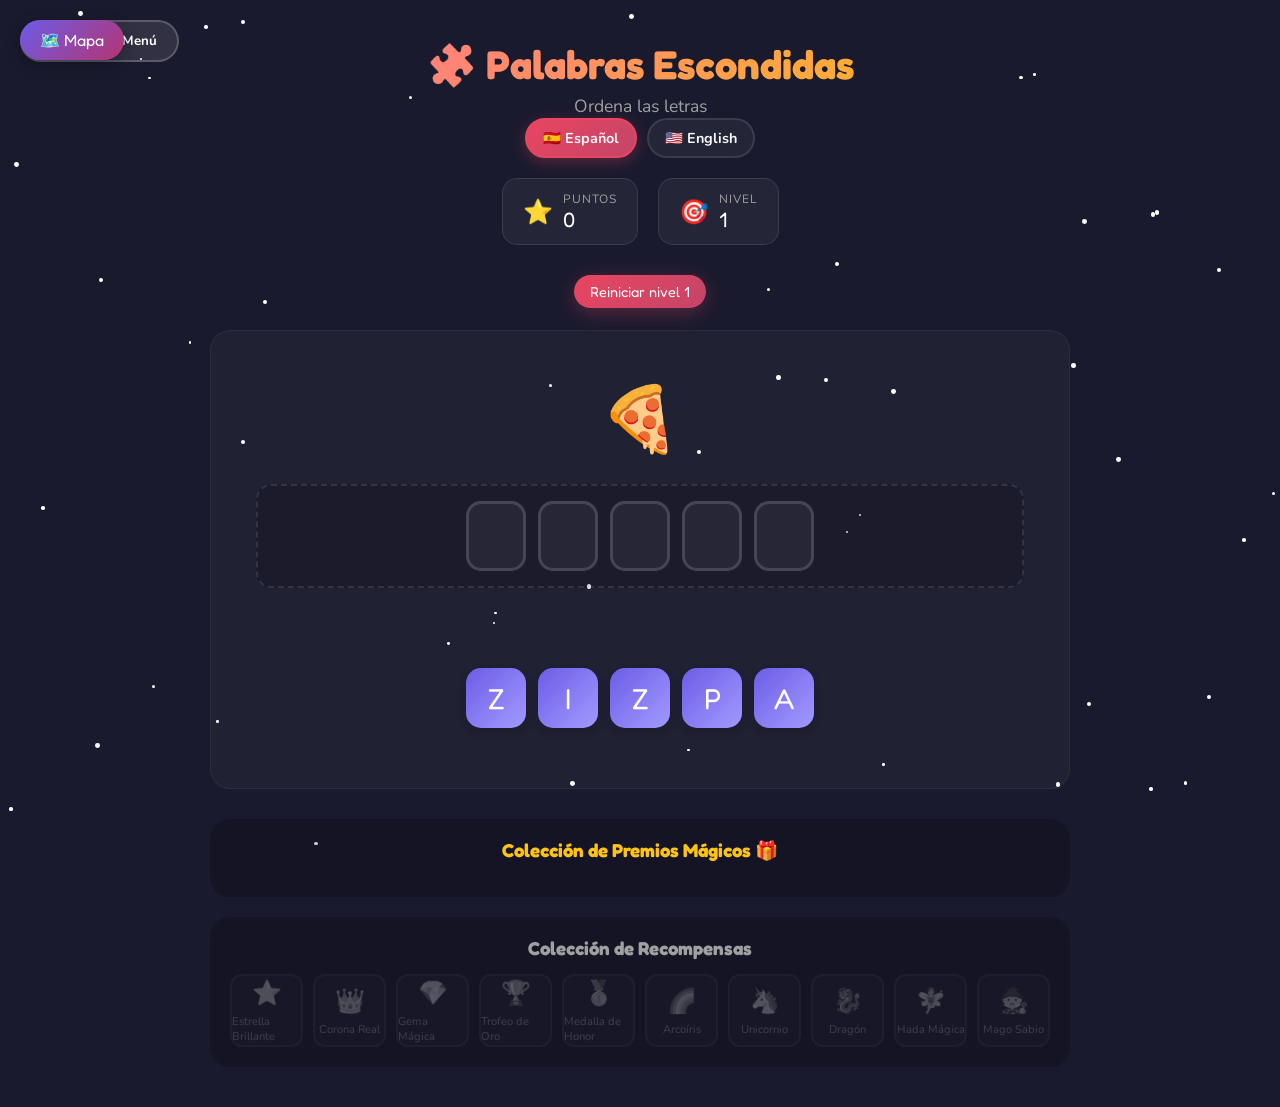
<file: palabras.html>
<!DOCTYPE html>
<html lang="es">
<head>
    <meta charset="UTF-8">
    <meta name="viewport" content="width=device-width, initial-scale=1.0">
    <link rel="icon" href="data:,">
    <title>Juegos Aurora</title>
    <link href="https://fonts.googleapis.com/css2?family=Fredoka+One&family=Nunito:wght@400;700;900&display=swap" rel="stylesheet">
    <style>
        :root {
            --bg-dark: #1a1a2e;
            --bg-card: #16213e;
            --accent1: #e94560;
            --accent2: #0f3460;
            --text-light: #f8f9fa;
            --text-muted: #a0a0a0;
            --success: #2ecc71;
            --error: #e74c3c;
            --warning: #f39c12;
        }

        * {
            margin: 0;
            padding: 0;
            box-sizing: border-box;
        }

        body {
            font-family: 'Nunito', sans-serif;
            background: var(--bg-dark);
            color: var(--text-light);
            min-height: 100vh;
            overflow-x: hidden;
            position: relative;
        }

        /* Background Animations */
        .bg-animation {
            position: fixed;
            top: 0;
            left: 0;
            width: 100%;
            height: 100%;
            pointer-events: none;
            z-index: 0;
            overflow: hidden;
        }

        .bubble {
            position: absolute;
            bottom: -100px;
            width: 40px;
            height: 40px;
            background: rgba(233, 69, 96, 0.1);
            border-radius: 50%;
            animation: float-up 15s infinite ease-in;
        }

        .bubble:nth-child(1) { left: 10%; width: 60px; height: 60px; animation-duration: 18s; animation-delay: 0s; }
        .bubble:nth-child(2) { left: 20%; width: 30px; height: 30px; animation-duration: 12s; animation-delay: 2s; }
        .bubble:nth-child(3) { left: 35%; width: 80px; height: 80px; animation-duration: 20s; animation-delay: 4s; }
        .bubble:nth-child(4) { left: 50%; width: 45px; height: 45px; animation-duration: 14s; animation-delay: 1s; }
        .bubble:nth-child(5) { left: 65%; width: 55px; height: 55px; animation-duration: 16s; animation-delay: 3s; }
        .bubble:nth-child(6) { left: 80%; width: 35px; height: 35px; animation-duration: 13s; animation-delay: 5s; }

        @keyframes float-up {
            0% { transform: translateY(0) rotate(0deg); opacity: 0; }
            10% { opacity: 0.6; }
            90% { opacity: 0.6; }
            100% { transform: translateY(-120vh) rotate(720deg); opacity: 0; }
        }

        .stars {
            position: fixed;
            top: 0;
            left: 0;
            width: 100%;
            height: 100%;
            pointer-events: none;
            z-index: 0;
        }

        .star {
            position: absolute;
            background: white;
            border-radius: 50%;
            animation: twinkle 2s infinite ease-in-out;
        }

        @keyframes twinkle {
            0%, 100% { opacity: 0.2; transform: scale(1); }
            50% { opacity: 1; transform: scale(1.5); }
        }

        /* Particles & Confetti */
        .particle {
            position: fixed;
            pointer-events: none;
            z-index: 9999;
            border-radius: 50%;
            animation: particle-explode 1s ease-out forwards;
        }

        @keyframes particle-explode {
            0% { transform: translate(0, 0) scale(1); opacity: 1; }
            100% { transform: translate(var(--tx), var(--ty)) scale(0); opacity: 0; }
        }

        .confetti {
            position: fixed;
            width: 12px;
            height: 12px;
            pointer-events: none;
            z-index: 9998;
            animation: confetti-fall 3s ease-out forwards;
        }

        @keyframes confetti-fall {
            0% { transform: translateY(-10vh) rotate(0deg); opacity: 1; }
            100% { transform: translateY(110vh) rotate(720deg); opacity: 0; }
        }

        /* Main Layout */
        .main-menu {
            display: flex;
            flex-direction: column;
            align-items: center;
            justify-content: center;
            min-height: 100vh;
            padding: 20px;
            position: relative;
            z-index: 1;
        }

        .menu-title {
            font-family: 'Fredoka One', cursive;
            font-size: 3.5rem;
            text-align: center;
            margin-bottom: 40px;
            background: linear-gradient(135deg, #FF6B9D, #FFC312, #12CBC4);
            -webkit-background-clip: text;
            -webkit-text-fill-color: transparent;
            text-shadow: 0 0 30px rgba(255, 107, 157, 0.3);
            animation: title-glow 3s ease-in-out infinite;
        }

        @keyframes title-glow {
            0%, 100% { filter: brightness(1); }
            50% { filter: brightness(1.2); }
        }

        .games-grid {
            display: grid;
            grid-template-columns: repeat(auto-fit, minmax(280px, 1fr));
            gap: 25px;
            max-width: 1200px;
            width: 100%;
        }

        .game-card {
            background: rgba(255, 255, 255, 0.05);
            backdrop-filter: blur(10px);
            border: 1px solid rgba(255, 255, 255, 0.1);
            border-radius: 20px;
            padding: 30px;
            text-align: center;
            cursor: pointer;
            transition: all 0.4s cubic-bezier(0.175, 0.885, 0.32, 1.275);
            position: relative;
            overflow: hidden;
        }

        .game-card::before {
            content: '';
            position: absolute;
            top: 0;
            left: -100%;
            width: 100%;
            height: 100%;
            background: linear-gradient(90deg, transparent, rgba(255,255,255,0.1), transparent);
            transition: left 0.5s;
        }

        .game-card:hover::before {
            left: 100%;
        }

        .game-card:hover {
            transform: translateY(-10px) scale(1.02);
            box-shadow: 0 20px 40px rgba(0, 0, 0, 0.3), 0 0 20px rgba(233, 69, 96, 0.2);
            border-color: rgba(233, 69, 96, 0.3);
        }

        .game-card .emoji {
            font-size: 4rem;
            display: block;
            margin-bottom: 15px;
            transition: transform 0.3s;
        }

        .game-card:hover .emoji {
            transform: scale(1.2) rotate(5deg);
        }

        .game-card h3 {
            font-family: 'Fredoka One', cursive;
            font-size: 1.5rem;
            margin-bottom: 10px;
            color: #fff;
        }

        .game-card p {
            color: var(--text-muted);
            font-size: 0.95rem;
            line-height: 1.5;
        }

        /* Game Containers */
        #ahorcado-app, #alfabeto-app, #lluvia-app, #palabras-app {
            display: none;
            position: relative;
            z-index: 1;
            min-height: 100vh;
            padding: 20px;
        }

        .game-container {
            max-width: 900px;
            margin: 0 auto;
            padding: 20px;
        }

        .header {
            text-align: center;
            margin-bottom: 20px;
        }

        .header h1 {
            font-family: 'Fredoka One', cursive;
            font-size: 2.5rem;
            background: linear-gradient(135deg, #FF6B9D, #FFC312);
            -webkit-background-clip: text;
            -webkit-text-fill-color: transparent;
        }

        .subtitle {
            color: var(--text-muted);
            font-size: 1.1rem;
            margin-top: 5px;
        }

        /* Score Board */
        .score-board {
            display: flex;
            justify-content: center;
            gap: 20px;
            margin-bottom: 20px;
            flex-wrap: wrap;
        }

        .score-item {
            background: rgba(255, 255, 255, 0.05);
            border-radius: 15px;
            padding: 12px 20px;
            display: flex;
            align-items: center;
            gap: 10px;
            border: 1px solid rgba(255, 255, 255, 0.1);
            transition: transform 0.2s;
        }

        .score-item:hover {
            transform: scale(1.05);
            border-color: rgba(233, 69, 96, 0.3);
        }

        .score-item .icon {
            font-size: 1.5rem;
        }

        .score-item .label {
            font-size: 0.75rem;
            color: var(--text-muted);
            text-transform: uppercase;
            letter-spacing: 1px;
        }

        .score-item .value {
            font-family: 'Fredoka One', cursive;
            font-size: 1.3rem;
            color: #fff;
        }

        /* Language & Category Selectors */
        .lang-selector, .category-selector, .phase-selector, .mode-selector {
            display: flex;
            justify-content: center;
            gap: 10px;
            margin-bottom: 15px;
            flex-wrap: wrap;
        }

        .selector-label {
            width: 100%;
            text-align: center;
            color: var(--text-muted);
            font-size: 0.85rem;
            margin-bottom: 5px;
            text-transform: uppercase;
            letter-spacing: 2px;
        }

        .lang-btn, .category-btn, .phase-btn, .mode-btn {
            background: rgba(255, 255, 255, 0.05);
            border: 2px solid rgba(255, 255, 255, 0.1);
            color: var(--text-light);
            padding: 8px 16px;
            border-radius: 25px;
            cursor: pointer;
            font-family: 'Nunito', sans-serif;
            font-weight: 700;
            transition: all 0.3s;
            font-size: 0.9rem;
        }

        .lang-btn:hover, .category-btn:hover, .phase-btn:hover, .mode-btn:hover {
            background: rgba(233, 69, 96, 0.2);
            border-color: var(--accent1);
            transform: translateY(-2px);
        }

        .lang-btn.active, .category-btn.active, .phase-btn.active, .mode-btn.active {
            background: linear-gradient(135deg, var(--accent1), #c44569);
            border-color: var(--accent1);
            box-shadow: 0 4px 15px rgba(233, 69, 96, 0.3);
        }

        /* Game Area */
        .game-area {
            background: rgba(255, 255, 255, 0.03);
            border-radius: 20px;
            padding: 25px;
            margin-bottom: 20px;
            border: 1px solid rgba(255, 255, 255, 0.05);
        }

        .word-display {
            text-align: center;
            margin-bottom: 25px;
            padding: 20px;
            background: rgba(0, 0, 0, 0.2);
            border-radius: 15px;
        }

        .hint {
            display: flex;
            align-items: center;
            justify-content: center;
            gap: 10px;
            margin-bottom: 20px;
            font-size: 1.2rem;
            color: var(--text-muted);
        }

        .hint .emoji {
            font-size: 2.5rem;
            animation: bounce 2s infinite;
        }

        @keyframes bounce {
            0%, 100% { transform: translateY(0); }
            50% { transform: translateY(-10px); }
        }

        .word-slots {
            display: flex;
            justify-content: center;
            gap: 10px;
            flex-wrap: wrap;
            margin-top: 20px;
        }

        .letter-slot {
            width: 55px;
            height: 65px;
            background: rgba(255, 255, 255, 0.05);
            border: 3px solid rgba(255, 255, 255, 0.1);
            border-radius: 12px;
            display: flex;
            align-items: center;
            justify-content: center;
            font-family: 'Fredoka One', cursive;
            font-size: 2rem;
            color: #fff;
            transition: all 0.3s;
            position: relative;
        }

        .letter-slot.filled {
            background: linear-gradient(135deg, rgba(46, 204, 113, 0.2), rgba(39, 174, 96, 0.2));
            border-color: var(--success);
            box-shadow: 0 0 20px rgba(46, 204, 113, 0.3);
            animation: slot-fill 0.5s ease-out;
        }

        @keyframes slot-fill {
            0% { transform: scale(0.5); opacity: 0; }
            50% { transform: scale(1.2); }
            100% { transform: scale(1); opacity: 1; }
        }

        .letter-slot.error {
            background: linear-gradient(135deg, rgba(231, 76, 60, 0.2), rgba(192, 57, 43, 0.2));
            border-color: var(--error);
            animation: slot-shake 0.5s ease-in-out;
        }

        @keyframes slot-shake {
            0%, 100% { transform: translateX(0); }
            20% { transform: translateX(-10px); }
            40% { transform: translateX(10px); }
            60% { transform: translateX(-5px); }
            80% { transform: translateX(5px); }
        }

        .letter-slot.space {
            background: transparent;
            border: none;
            width: 30px;
        }

        /* Hangman */
        .hangman-area {
            display: flex;
            justify-content: center;
            margin: 20px 0;
        }

        .hangman-drawing {
            width: 200px;
            height: 250px;
            position: relative;
        }

        .hangman-part {
            position: absolute;
            background: var(--text-light);
            border-radius: 10px;
            opacity: 0;
            transition: opacity 0.5s ease-in-out;
        }

        .hangman-part.show {
            opacity: 1;
            animation: part-appear 0.5s ease-out;
        }

        @keyframes part-appear {
            0% { transform: scale(0); }
            50% { transform: scale(1.2); }
            100% { transform: scale(1); }
        }

        .part-base { bottom: 0; left: 20px; width: 100px; height: 10px; }
        .part-pole { bottom: 0; left: 65px; width: 10px; height: 200px; }
        .part-top { top: 20px; left: 65px; width: 80px; height: 10px; }
        .part-rope { top: 20px; left: 135px; width: 5px; height: 40px; background: #d4a373; }
        .part-head { top: 55px; left: 120px; width: 35px; height: 35px; border-radius: 50%; background: #f4d03f; }
        .part-body { top: 90px; left: 135px; width: 5px; height: 50px; }
        .part-arm-left { top: 100px; left: 110px; width: 30px; height: 5px; transform: rotate(-30deg); }
        .part-arm-right { top: 100px; left: 135px; width: 30px; height: 5px; transform: rotate(30deg); }
        .part-leg-left { top: 140px; left: 115px; width: 30px; height: 5px; transform: rotate(30deg); }
        .part-leg-right { top: 140px; left: 125px; width: 30px; height: 5px; transform: rotate(-30deg); }

        .mouth {
            position: absolute;
            bottom: 8px;
            left: 50%;
            transform: translateX(-50%);
            width: 15px;
            height: 8px;
            border-bottom: 3px solid #333;
            border-radius: 0 0 15px 15px;
        }

        /* Lives */
        .lives-display {
            text-align: center;
            margin: 15px 0;
        }

        .hearts {
            font-size: 1.8rem;
            letter-spacing: 5px;
            transition: all 0.3s;
        }

        .lives-text {
            color: var(--text-muted);
            font-size: 0.9rem;
            margin-top: 5px;
        }

        /* Keyboard */
        .keyboard {
            display: flex;
            flex-direction: column;
            gap: 8px;
            align-items: center;
            margin-top: 20px;
        }

        .keyboard-row {
            display: flex;
            gap: 6px;
            justify-content: center;
        }

        .key-btn {
            width: 42px;
            height: 48px;
            border: none;
            border-radius: 12px;
            font-family: 'Fredoka One', cursive;
            font-size: 1.2rem;
            color: #fff;
            cursor: pointer;
            transition: all 0.2s;
            position: relative;
            overflow: hidden;
        }

        .key-btn:hover {
            transform: translateY(-3px) scale(1.1);
            box-shadow: 0 5px 15px rgba(0, 0, 0, 0.3);
        }

        .key-btn:active {
            transform: translateY(0) scale(0.95);
        }

        .key-btn.correct {
            background: linear-gradient(135deg, #2ecc71, #27ae60) !important;
            box-shadow: 0 0 20px rgba(46, 204, 113, 0.5);
            pointer-events: none;
        }

        .key-btn.wrong {
            background: linear-gradient(135deg, #e74c3c, #c0392b) !important;
            opacity: 0.5;
            pointer-events: none;
        }

        /* Buttons */
        .restart-btn, .start-btn {
            background: linear-gradient(135deg, var(--accent1), #c44569);
            border: none;
            color: #fff;
            padding: 15px 40px;
            border-radius: 30px;
            font-family: 'Fredoka One', cursive;
            font-size: 1.2rem;
            cursor: pointer;
            transition: all 0.3s;
            box-shadow: 0 5px 20px rgba(233, 69, 96, 0.3);
            margin: 10px;
        }

        .restart-btn:hover, .start-btn:hover {
            transform: translateY(-3px);
            box-shadow: 0 8px 25px rgba(233, 69, 96, 0.4);
        }

        .back-btn {
            position: fixed;
            top: 20px;
            left: 20px;
            background: rgba(255, 255, 255, 0.1);
            border: 2px solid rgba(255, 255, 255, 0.2);
            color: #fff;
            padding: 10px 20px;
            border-radius: 25px;
            cursor: pointer;
            font-family: 'Nunito', sans-serif;
            font-weight: 700;
            z-index: 100;
            transition: all 0.3s;
        }

        .back-btn:hover {
            background: rgba(233, 69, 96, 0.2);
            border-color: var(--accent1);
            transform: translateY(-2px);
        }

        .sound-toggle {
            position: fixed;
            top: 20px;
            right: 20px;
            background: rgba(255, 255, 255, 0.1);
            border: 2px solid rgba(255, 255, 255, 0.2);
            color: #fff;
            width: 45px;
            height: 45px;
            border-radius: 50%;
            cursor: pointer;
            font-size: 1.2rem;
            z-index: 100;
            transition: all 0.3s;
        }

        .sound-toggle:hover {
            background: rgba(233, 69, 96, 0.2);
            border-color: var(--accent1);
            transform: scale(1.1);
        }

        /* Overlays */
        .result-overlay, .game-over, .start-screen {
            position: fixed;
            top: 0;
            left: 0;
            width: 100%;
            height: 100%;
            background: rgba(0, 0, 0, 0.85);
            backdrop-filter: blur(10px);
            display: flex;
            flex-direction: column;
            align-items: center;
            justify-content: center;
            z-index: 1000;
            opacity: 0;
            pointer-events: none;
            transition: opacity 0.5s;
        }

        .result-overlay.show, .game-over.show, .start-screen:not(.hidden) {
            opacity: 1;
            pointer-events: all;
        }

        .result-overlay .emoji, .game-over .trophy, .start-screen .mascot {
            font-size: 6rem;
            margin-bottom: 20px;
            animation: trophy-bounce 1s ease-in-out infinite;
        }

        @keyframes trophy-bounce {
            0%, 100% { transform: translateY(0) rotate(-5deg); }
            50% { transform: translateY(-20px) rotate(5deg); }
        }

        .result-overlay h2, .game-over h2, .start-screen .logo {
            font-family: 'Fredoka One', cursive;
            font-size: 3rem;
            margin-bottom: 15px;
            background: linear-gradient(135deg, #FF6B9D, #FFC312);
            -webkit-background-clip: text;
            -webkit-text-fill-color: transparent;
        }

        .word-reveal {
            font-size: 1.3rem;
            color: var(--text-muted);
            margin-bottom: 10px;
        }

        .word-reveal span {
            color: #fff;
            font-family: 'Fredoka One', cursive;
            font-size: 1.5rem;
        }

        .final-score {
            font-size: 1.2rem;
            color: var(--text-muted);
            margin: 5px 0;
        }

        .final-score span {
            color: #FFC312;
            font-family: 'Fredoka One', cursive;
        }

        .stars-rating {
            font-size: 2.5rem;
            margin: 15px 0;
            animation: stars-pop 0.5s ease-out;
        }

        @keyframes stars-pop {
            0% { transform: scale(0); }
            50% { transform: scale(1.3); }
            100% { transform: scale(1); }
        }

        /* Progress */
        .progress-container {
            margin: 20px 0;
        }

        .progress-bar {
            width: 100%;
            height: 12px;
            background: rgba(255, 255, 255, 0.05);
            border-radius: 10px;
            overflow: hidden;
        }

        .progress-fill {
            height: 100%;
            background: linear-gradient(90deg, var(--accent2), var(--accent1));
            border-radius: 10px;
            transition: width 0.5s ease-out;
            box-shadow: 0 0 10px rgba(233, 69, 96, 0.3);
        }

        .progress-text {
            text-align: center;
            margin-top: 8px;
            color: var(--text-muted);
            font-size: 0.9rem;
        }

        /* Timer */
        .timer-bar {
            width: 100%;
            height: 8px;
            background: rgba(255, 255, 255, 0.05);
            border-radius: 5px;
            overflow: hidden;
            margin-top: 15px;
        }

        .timer-fill {
            height: 100%;
            background: linear-gradient(90deg, var(--accent2), var(--accent1));
            border-radius: 5px;
            transition: width 0.1s linear;
        }

        /* Target Display */
        .target-display {
            text-align: center;
            padding: 20px;
            background: rgba(0, 0, 0, 0.2);
            border-radius: 15px;
            margin-bottom: 20px;
            position: relative;
        }

        .target-letter {
            font-family: 'Fredoka One', cursive;
            font-size: 5rem;
            color: #fff;
            text-shadow: 0 0 30px rgba(255, 255, 255, 0.3);
            transition: all 0.3s;
        }

        .target-letter.hidden-letter {
            opacity: 0;
            transform: scale(0.5);
        }

        .target-letter.ear-icon {
            font-size: 4rem;
        }

        .instruction {
            font-size: 1.2rem;
            color: var(--text-muted);
            margin-bottom: 10px;
        }

        .speak-btn {
            background: linear-gradient(135deg, var(--accent2), var(--accent1));
            border: none;
            color: #fff;
            width: 50px;
            height: 50px;
            border-radius: 50%;
            font-size: 1.5rem;
            cursor: pointer;
            margin-bottom: 10px;
            transition: all 0.3s;
        }

        .speak-btn:hover {
            transform: scale(1.1);
            box-shadow: 0 0 20px rgba(233, 69, 96, 0.4);
        }

        .speak-btn.pulse {
            animation: pulse-ring 1.5s infinite;
        }

        @keyframes pulse-ring {
            0% { box-shadow: 0 0 0 0 rgba(233, 69, 96, 0.4); }
            70% { box-shadow: 0 0 0 15px rgba(233, 69, 96, 0); }
            100% { box-shadow: 0 0 0 0 rgba(233, 69, 96, 0); }
        }

        /* Letter Grid */
        .letter-grid {
            display: grid;
            grid-template-columns: repeat(auto-fill, minmax(80px, 1fr));
            gap: 15px;
            max-width: 600px;
            margin: 0 auto;
        }

        .letter-card {
            aspect-ratio: 1;
            background: linear-gradient(135deg, #FF6B9D, #C44569);
            border-radius: 15px;
            display: flex;
            align-items: center;
            justify-content: center;
            font-family: 'Fredoka One', cursive;
            font-size: 2rem;
            color: #fff;
            cursor: pointer;
            transition: all 0.3s;
            border: 3px solid transparent;
            user-select: none;
        }

        .letter-card:hover {
            transform: translateY(-5px) scale(1.05);
            box-shadow: 0 10px 25px rgba(0, 0, 0, 0.3);
        }

        .letter-card.correct {
            background: linear-gradient(135deg, #2ecc71, #27ae60) !important;
            border-color: #2ecc71;
            box-shadow: 0 0 30px rgba(46, 204, 113, 0.5);
            animation: correct-pulse 0.5s;
        }

        @keyframes correct-pulse {
            0% { transform: scale(1); }
            50% { transform: scale(1.2); }
            100% { transform: scale(1); }
        }

        .letter-card.wrong {
            background: linear-gradient(135deg, #e74c3c, #c0392b) !important;
            animation: wrong-shake 0.4s;
        }

        @keyframes wrong-shake {
            0%, 100% { transform: translateX(0); }
            25% { transform: translateX(-10px); }
            75% { transform: translateX(10px); }
        }

        /* Countdown */
        .countdown-overlay {
            position: absolute;
            top: 50%;
            left: 50%;
            transform: translate(-50%, -50%);
            font-family: 'Fredoka One', cursive;
            font-size: 4rem;
            color: #FFC312;
            text-shadow: 0 0 20px rgba(255, 195, 18, 0.5);
            animation: countdown-pop 0.9s ease-out;
        }

        @keyframes countdown-pop {
            0% { transform: translate(-50%, -50%) scale(0); opacity: 0; }
            50% { transform: translate(-50%, -50%) scale(1.5); opacity: 1; }
            100% { transform: translate(-50%, -50%) scale(1); opacity: 0; }
        }

        /* Streak & Combo */
        .streak-display, .level-up, .combo-text {
            position: fixed;
            font-family: 'Fredoka One', cursive;
            font-size: 2rem;
            pointer-events: none;
            z-index: 9999;
            animation: float-up-text 1s ease-out forwards;
            text-shadow: 0 0 20px rgba(0, 0, 0, 0.5);
        }

        @keyframes float-up-text {
            0% { transform: translateY(0) scale(0.5); opacity: 0; }
            20% { transform: translateY(-20px) scale(1.2); opacity: 1; }
            100% { transform: translateY(-100px) scale(1); opacity: 0; }
        }

        /* Lluvia de Letras */
        .ll-area {
            position: relative;
            width: 100%;
            height: 400px;
            background: rgba(0, 0, 0, 0.2);
            border-radius: 20px;
            overflow: hidden;
            border: 2px solid rgba(255, 255, 255, 0.1);
            margin-top: 20px;
        }

        .ll-falling {
            position: absolute;
            width: 50px;
            height: 50px;
            border-radius: 50%;
            display: flex;
            align-items: center;
            justify-content: center;
            font-family: 'Fredoka One', cursive;
            font-size: 1.5rem;
            color: #fff;
            cursor: pointer;
            transition: transform 0.1s;
            user-select: none;
            box-shadow: 0 5px 15px rgba(0, 0, 0, 0.3);
        }

        .ll-falling.letter {
            background: linear-gradient(135deg, #54a0ff, #2e86de);
        }

        .ll-falling.letter.target {
            background: linear-gradient(135deg, #FF6B9D, #C44569);
            box-shadow: 0 0 20px rgba(255, 107, 157, 0.5);
            animation: target-glow 1s infinite alternate;
        }

        @keyframes target-glow {
            0% { box-shadow: 0 0 10px rgba(255, 107, 157, 0.5); }
            100% { box-shadow: 0 0 30px rgba(255, 107, 157, 0.8); }
        }

        .ll-falling.heart {
            background: linear-gradient(135deg, #e74c3c, #c0392b);
            font-size: 1.8rem;
        }

        .ll-falling.bomb {
            background: linear-gradient(135deg, #2c3e50, #1a1a2e);
            font-size: 1.8rem;
        }

        .ll-falling:hover {
            transform: scale(1.2);
        }

        .ll-target-display {
            text-align: center;
            font-size: 1.5rem;
            margin: 15px 0;
            padding: 15px;
            background: rgba(0, 0, 0, 0.2);
            border-radius: 15px;
        }

        .ll-target-display span {
            display: inline-block;
            animation: letter-bounce 1s infinite;
        }

        @keyframes letter-bounce {
            0%, 100% { transform: translateY(0); }
            50% { transform: translateY(-10px); }
        }

        /* Palabras Escondidas - NEW STYLES */
        .pe-word-area {
            display: flex;
            justify-content: center;
            gap: 12px;
            flex-wrap: wrap;
            margin: 20px 0;
            min-height: 80px;
            padding: 15px;
            background: rgba(0, 0, 0, 0.15);
            border-radius: 15px;
            border: 2px dashed rgba(255, 255, 255, 0.1);
        }

        .pe-slot {
            width: 60px;
            height: 70px;
            background: rgba(255, 255, 255, 0.05);
            border: 3px solid rgba(255, 255, 255, 0.15);
            border-radius: 15px;
            display: flex;
            align-items: center;
            justify-content: center;
            font-family: 'Fredoka One', cursive;
            font-size: 2rem;
            color: #fff;
            transition: all 0.3s cubic-bezier(0.68, -0.55, 0.265, 1.55);
            cursor: pointer;
            position: relative;
        }

        .pe-slot.filled {
            background: linear-gradient(135deg, rgba(255, 255, 255, 0.1), rgba(255, 255, 255, 0.05));
            border-color: rgba(255, 255, 255, 0.3);
            box-shadow: 0 5px 15px rgba(0, 0, 0, 0.2);
        }

        .pe-slot.filled.correct-slot {
            background: linear-gradient(135deg, rgba(46, 204, 113, 0.3), rgba(39, 174, 96, 0.2));
            border-color: var(--success);
            box-shadow: 0 0 25px rgba(46, 204, 113, 0.4);
            animation: slot-success 0.6s ease-out;
        }

        @keyframes slot-success {
            0% { transform: scale(0.8); }
            50% { transform: scale(1.15); }
            100% { transform: scale(1); }
        }

        .pe-slot.error {
            background: linear-gradient(135deg, rgba(231, 76, 60, 0.3), rgba(192, 57, 43, 0.2));
            border-color: var(--error);
            animation: slot-error-shake 0.5s ease-in-out;
        }

        @keyframes slot-error-shake {
            0%, 100% { transform: translateX(0) rotate(0deg); }
            20% { transform: translateX(-8px) rotate(-3deg); }
            40% { transform: translateX(8px) rotate(3deg); }
            60% { transform: translateX(-4px) rotate(-1deg); }
            80% { transform: translateX(4px) rotate(1deg); }
        }

        .pe-slot.returning {
            animation: return-home 0.6s cubic-bezier(0.68, -0.55, 0.265, 1.55);
        }

        @keyframes return-home {
            0% { transform: scale(1); opacity: 1; }
            50% { transform: scale(0.6) rotate(10deg); opacity: 0.5; }
            100% { transform: scale(0); opacity: 0; }
        }

        .pe-letters-area {
            display: flex;
            justify-content: center;
            gap: 12px;
            flex-wrap: wrap;
            margin: 20px 0;
            min-height: 80px;
            padding: 15px;
        }

        .pe-letter-btn {
            width: 60px;
            height: 60px;
            border: none;
            border-radius: 15px;
            font-family: 'Fredoka One', cursive;
            font-size: 1.8rem;
            color: #fff;
            cursor: pointer;
            transition: all 0.3s cubic-bezier(0.175, 0.885, 0.32, 1.275);
            background: linear-gradient(135deg, #6C5CE7, #a29bfe);
            box-shadow: 0 4px 10px rgba(0, 0, 0, 0.2);
            position: relative;
            overflow: hidden;
        }

        .pe-letter-btn::after {
            content: '';
            position: absolute;
            top: 0;
            left: -100%;
            width: 100%;
            height: 100%;
            background: linear-gradient(90deg, transparent, rgba(255,255,255,0.2), transparent);
            transition: left 0.3s;
        }

        .pe-letter-btn:hover::after {
            left: 100%;
        }

        .pe-letter-btn:hover {
            transform: translateY(-5px) scale(1.1);
            box-shadow: 0 8px 20px rgba(108, 92, 231, 0.4);
        }

        .pe-letter-btn:active {
            transform: translateY(0) scale(0.95);
        }

        .pe-letter-btn.hidden {
            opacity: 0;
            pointer-events: none;
            transform: scale(0);
        }

        .pe-letter-btn.appearing {
            animation: letter-appear 0.5s cubic-bezier(0.68, -0.55, 0.265, 1.55);
        }

        @keyframes letter-appear {
            0% { transform: scale(0) rotate(-180deg); opacity: 0; }
            100% { transform: scale(1) rotate(0deg); opacity: 1; }
        }

        /* Prizes Section */
        .pe-prizes {
            margin-top: 30px;
            padding: 20px;
            background: rgba(0, 0, 0, 0.2);
            border-radius: 20px;
            text-align: center;
        }

        .pe-prizes h3 {
            font-family: 'Fredoka One', cursive;
            margin-bottom: 15px;
            color: #FFC312;
        }

        .pe-prize-list {
            display: flex;
            justify-content: center;
            gap: 15px;
            flex-wrap: wrap;
        }

        .pe-prize-item {
            background: rgba(255, 255, 255, 0.05);
            border-radius: 15px;
            padding: 15px;
            display: flex;
            flex-direction: column;
            align-items: center;
            gap: 8px;
            border: 2px solid rgba(255, 255, 255, 0.1);
            transition: all 0.3s;
            min-width: 80px;
        }

        .pe-prize-item:hover {
            transform: translateY(-5px);
            border-color: rgba(255, 195, 18, 0.3);
            box-shadow: 0 10px 25px rgba(0, 0, 0, 0.2);
        }

        .pe-prize-item span {
            font-size: 0.85rem;
            color: var(--text-muted);
        }

        /* Collection Panel */
        .collection-panel {
            margin-top: 20px;
            padding: 20px;
            background: rgba(0, 0, 0, 0.2);
            border-radius: 20px;
        }

        .collection-panel h3 {
            text-align: center;
            font-family: 'Fredoka One', cursive;
            margin-bottom: 15px;
            color: var(--text-muted);
        }

        .collection-grid {
            display: grid;
            grid-template-columns: repeat(auto-fill, minmax(70px, 1fr));
            gap: 10px;
        }

        .collection-item {
            aspect-ratio: 1;
            background: rgba(255, 255, 255, 0.05);
            border-radius: 12px;
            display: flex;
            flex-direction: column;
            align-items: center;
            justify-content: center;
            gap: 5px;
            border: 2px solid rgba(255, 255, 255, 0.1);
            transition: all 0.3s;
            font-size: 1.5rem;
        }

        .collection-item:hover {
            transform: scale(1.1);
        }

        .collection-item.locked {
            opacity: 0.3;
            filter: grayscale(1);
        }

        .collection-item .name {
            font-size: 0.7rem;
            color: var(--text-muted);
        }

        /* NEW: Epic Win Animation */
        .epic-win-overlay {
            position: fixed;
            top: 0;
            left: 0;
            width: 100%;
            height: 100%;
            background: rgba(0, 0, 0, 0.9);
            backdrop-filter: blur(15px);
            display: none;
            flex-direction: column;
            align-items: center;
            justify-content: center;
            z-index: 2000;
            opacity: 0;
            transition: opacity 0.5s;
        }

        .epic-win-overlay.show {
            display: flex;
            opacity: 1;
        }

        .epic-trophy {
            font-size: 8rem;
            animation: epic-trophy-spin 2s ease-in-out infinite;
            filter: drop-shadow(0 0 30px rgba(255, 195, 18, 0.6));
        }

        @keyframes epic-trophy-spin {
            0% { transform: rotateY(0deg) scale(1); }
            25% { transform: rotateY(90deg) scale(1.2); }
            50% { transform: rotateY(180deg) scale(1); }
            75% { transform: rotateY(270deg) scale(1.2); }
            100% { transform: rotateY(360deg) scale(1); }
        }

        .epic-title {
            font-family: 'Fredoka One', cursive;
            font-size: 3.5rem;
            background: linear-gradient(135deg, #FFD700, #FFA500, #FF6B9D);
            -webkit-background-clip: text;
            -webkit-text-fill-color: transparent;
            margin: 20px 0;
            animation: epic-title-pulse 1.5s ease-in-out infinite;
        }

        @keyframes epic-title-pulse {
            0%, 100% { transform: scale(1); filter: brightness(1); }
            50% { transform: scale(1.1); filter: brightness(1.3); }
        }

        .epic-message {
            font-size: 1.5rem;
            color: #fff;
            margin-bottom: 10px;
            text-align: center;
            max-width: 500px;
            line-height: 1.6;
        }

        .epic-stars {
            font-size: 3rem;
            margin: 15px 0;
        }

        .epic-stars .star-anim {
            display: inline-block;
            animation: star-appear 0.5s ease-out forwards;
            opacity: 0;
        }

        @keyframes star-appear {
            0% { transform: scale(0) rotate(-180deg); opacity: 0; }
            100% { transform: scale(1) rotate(0deg); opacity: 1; }
        }

        .epic-reward {
            background: linear-gradient(135deg, rgba(255, 215, 0, 0.2), rgba(255, 165, 0, 0.2));
            border: 2px solid #FFD700;
            border-radius: 20px;
            padding: 20px 40px;
            margin: 20px 0;
            display: flex;
            align-items: center;
            gap: 15px;
            animation: reward-bounce 1s ease-in-out infinite;
        }

        @keyframes reward-bounce {
            0%, 100% { transform: translateY(0); }
            50% { transform: translateY(-10px); }
        }

        .epic-reward-icon {
            font-size: 3rem;
        }

        .epic-reward-text {
            font-family: 'Fredoka One', cursive;
            font-size: 1.5rem;
            color: #FFD700;
        }

        /* Responsive */
        @media (max-width: 600px) {
            .menu-title { font-size: 2.5rem; }
            .header h1 { font-size: 1.8rem; }
            .game-card { padding: 20px; }
            .letter-slot, .pe-slot { width: 45px; height: 55px; font-size: 1.5rem; }
            .key-btn { width: 32px; height: 40px; font-size: 1rem; }
            .letter-grid { grid-template-columns: repeat(auto-fill, minmax(60px, 1fr)); }
            .letter-card { font-size: 1.5rem; }
            .pe-letter-btn { width: 50px; height: 50px; font-size: 1.5rem; }
        }

        /* Utility */
        .hidden { display: none !important; }
    </style>
    <base target="_blank">
    <script src="./gameCore.js"></script>
</head>
<body>
    <a href="./index.html" style="position:fixed; top:20px; left:20px; z-index:2000; background:linear-gradient(135deg, #6C5CE7, #B53471); color:white; border:none; border-radius:50px; padding:10px 20px; font-family:'Fredoka One',cursive; text-decoration:none; box-shadow:0 5px 15px rgba(0,0,0,0.3);">🗺️ Mapa</a>
    <div class="bg-animation">
        <div class="bubble"></div><div class="bubble"></div><div class="bubble"></div>
        <div class="bubble"></div><div class="bubble"></div><div class="bubble"></div>
    </div>
    <div class="stars" id="global-stars"></div>

    <button id="mainBackBtn" class="back-btn" onclick="window.location.href='index.html'">🏠 Volver al Menú</button>

    <!-- Main Menu -->
    <div id="main-menu" class="main-menu">
        <h1 class="menu-title">Juegos Aurora<br><span style="font-size: 1.5rem; color: #a0a0a0;">Bilingual School</span></h1>
        
        <div class="games-grid">
            <div class="game-card" onclick="openGame('ahorcado')">
                <span class="emoji">🎪</span>
                <h3>Ahorcado Mágico</h3>
                <p>Descubre las palabras ocultas antes de que se dibuje el muñeco.</p>
            </div>
            
            <div class="game-card" onclick="openGame('alfabeto')">
                <span class="emoji">🌈</span>
                <h3>Aventura del Alfabeto</h3>
                <p>Encuentra y memoriza las letras con ayuda del unicornio mágico.</p>
            </div>
        
            <div class="game-card" onclick="openGame('lluvia')">
                <span class="emoji">☔</span>
                <h3>Lluvia de Letras</h3>
                <p>Atrapa las letras correctas que caen del cielo. ¡Cuidado con las bombas!</p>
            </div>
            
            <div class="game-card" onclick="openGame('palabras')">
                <span class="emoji">🧩</span>
                <h3>Palabras Escondidas</h3>
                <p>Ordena las letras para formar la palabra y colecciona premios mágicos.</p>
            </div>

        </div>
    </div>

    
    <!-- Lluvia de Letras Container -->
    <div id="lluvia-app">
        <div class="game-container">
            <div class="header">
                <h1>☔ Lluvia de Letras</h1>
                <p class="subtitle" id="ll_subtitle">Atrapa la letra correcta</p>
                <div class="lang-selector" id="ll_langSelector">
                    <button class="lang-btn active" data-lang="es" onclick="gc_setLangAndRefresh('es')">🇪🇸 Español</button>
                    <button class="lang-btn" data-lang="en" onclick="gc_setLangAndRefresh('en')">🇺🇸 English</button>
                </div>
            </div>
            <div class="score-board">
                <div class="score-item"><span class="icon">⭐</span><div><div class="label">Puntos</div><div class="value" id="ll_score">0</div></div></div>
                <div class="score-item"><span class="icon">❤️</span><div><div class="label">Vidas</div><div class="value" id="ll_lives">3</div></div></div>
                <div class="score-item"><span class="icon">🎯</span><div><div class="label">Nivel</div><div class="value" id="ll_level">1</div></div></div>
            </div>
            <div class="ll-target-display">Atrapa la letra: <span id="ll_targetLetter" style="font-size: 3rem;">A</span></div>
            <div style="text-align:center; margin-top: 8px;">
                <button class="restart-btn" id="ll_resetBtn" onclick="ll_restartFromLevelOne()" style="padding:8px 16px; font-size:0.9rem;">Reiniciar nivel 1</button>
            </div>
            <div class="ll-area" id="ll_area"></div>
        </div>
        
        <div class="game-over" id="ll_gameOver">
            <div class="trophy">☔</div>
            <h2>¡Juego Terminado!</h2>
            <p class="final-score">Puntuación: <span id="ll_finalScore">0</span></p>
            <p class="final-score">Nivel alcanzado: <span id="ll_finalLevel">1</span></p>
            <button class="restart-btn" onclick="ll_startGame()">¡Jugar de Nuevo! 🎮</button>
        </div>
    </div>

    <!-- Palabras Escondidas Container -->
    <div id="palabras-app">
        <div class="game-container">
            <div class="header">
                <h1>🧩 Palabras Escondidas</h1>
                <p class="subtitle" id="pe_subtitle">Ordena las letras</p>
                <div class="lang-selector" id="pe_langSelector">
                    <button class="lang-btn active" data-lang="es" onclick="gc_setLangAndRefresh('es')">🇪🇸 Español</button>
                    <button class="lang-btn" data-lang="en" onclick="gc_setLangAndRefresh('en')">🇺🇸 English</button>
                </div>
            </div>
            <div class="score-board">
                <div class="score-item"><span class="icon">⭐</span><div><div class="label">Puntos</div><div class="value" id="pe_score">0</div></div></div>
                <div class="score-item"><span class="icon">🎯</span><div><div class="label">Nivel</div><div class="value" id="pe_level">1</div></div></div>
            </div>
            <div style="text-align:center; margin: 6px 0 12px;">
                <button class="restart-btn" id="pe_resetBtn" onclick="pe_restartFromLevelOne()" style="padding:8px 16px; font-size:0.9rem;">Reiniciar nivel 1</button>
            </div>
            
            <div class="game-area">
                <div class="word-display" style="background: none; border: none; box-shadow: none;">
                    <div class="hint" id="pe_hint" style="font-size: 4rem; margin-bottom: 20px;">🚗</div>
                    <div class="pe-word-area" id="pe_wordSlots"></div>
                </div>
                <div class="pe-letters-area" id="pe_lettersArea"></div>
            </div>
            
            <div class="pe-prizes">
                <h3 id="pe_rewardsTitle">Colección de Premios Mágicos 🎁</h3>
                <div class="pe-prize-list" id="pe_prizeList"></div>
            </div>
            <div class="collection-panel">
                <h3 id="pe_collectionTitle">Colección de Recompensas</h3>
                <div class="collection-grid" id="pe_collectionGrid"></div>
            </div>
        </div>
        
        <!-- NEW: Epic Win Overlay -->
        <div class="epic-win-overlay" id="pe_epicWin">
            <div class="epic-trophy" id="pe_epicTrophy">🏆</div>
            <div class="epic-title" id="pe_epicTitle">¡FANTÁSTICO!</div>
            <div class="epic-message" id="pe_epicMessage">¡Has completado la palabra mágica!</div>
            <div class="epic-stars" id="pe_epicStars"></div>
            <div class="epic-reward" id="pe_epicReward" style="display:none;">
                <div class="epic-reward-icon" id="pe_epicRewardIcon">🎁</div>
                <div class="epic-reward-text" id="pe_epicRewardText">¡Nuevo premio desbloqueado!</div>
            </div>
            <button class="restart-btn" onclick="pe_nextWord()">Siguiente Palabra 🚀</button>
        </div>

        <div class="result-overlay" id="pe_winOverlay">
            <div class="emoji" id="pe_winEmoji">🎉</div>
            <h2 id="pe_winTitle">¡EXCELENTE!</h2>
            <p class="word-reveal" id="pe_prizeMsg" style="display: none;">¡Ganaste un nuevo premio!</p>
            <button class="restart-btn" onclick="pe_nextWord()">Siguiente Palabra 🚀</button>
        </div>
    </div>

    <!-- Ahorcado Container -->
    <div id="ahorcado-app">
        
    <div class="bg-animation">
        <div class="bubble"></div>
        <div class="bubble"></div>
        <div class="bubble"></div>
        <div class="bubble"></div>
        <div class="bubble"></div>
        <div class="bubble"></div>
    </div>
    <div class="stars" id="ah_stars"></div>

    <button class="sound-toggle" id="ah_soundToggle" onclick="ah_toggleSound()">🔊</button>

    <!-- Win Overlay -->
    <div class="result-overlay" id="ah_winOverlay">
        <div class="emoji">🎉</div>
        <h2>¡GANASTE!</h2>
        <p class="word-reveal">La palabra era: <span id="ah_winWord"></span></p>
        <button class="restart-btn" onclick="ah_nextWord()">¡Siguiente palabra! 🚀</button>
    </div>

    <!-- Lose Overlay -->
    <div class="result-overlay" id="ah_loseOverlay">
        <div class="emoji">😢</div>
        <h2>¡Ups!</h2>
        <p class="word-reveal">La palabra era: <span id="ah_loseWord"></span></p>
        <button class="restart-btn" onclick="ah_nextWord()">¡Intentar otra! 💪</button>
    </div>

    <div class="game-container">
        <div class="header">
            <h1>🎪 Ahorcado Mágico</h1>
            <p class="subtitle">Aurora Bilingual School</p>
        </div>

        <div class="score-board">
            <div class="score-item">
                <span class="icon">⭐</span>
                <div>
                    <div class="label">Puntos</div>
                    <div class="value" id="ah_score">0</div>
                </div>
            </div>
            <div class="score-item">
                <span class="icon">🏆</span>
                <div>
                    <div class="label">Ganadas</div>
                    <div class="value" id="ah_wins">0</div>
                </div>
            </div>
            <div class="score-item">
                <span class="icon">🎯</span>
                <div>
                    <div class="label">Palabras</div>
                    <div class="value" id="ah_wordsCount">0</div>
                </div>
            </div>
        </div>

        <div class="lang-selector">
            <button class="lang-btn active" data-lang="es" onclick="ah_setLanguage('es')">🇪🇸 Español</button>
            <button class="lang-btn" data-lang="en" onclick="ah_setLanguage('en')">🇺🇸 English</button>
            <button class="lang-btn" data-lang="both" onclick="ah_setLanguage('both')">🌎 Ambos</button>
        </div>

        <div class="category-selector" id="ah_categorySelector">
            <button class="category-btn active" data-cat="animals" onclick="ah_setCategory('animals')">🐱 Animales</button>
            <button class="category-btn" data-cat="family" onclick="ah_setCategory('family')">👨‍👩‍👧 Familia</button>
            <button class="category-btn" data-cat="colors" onclick="ah_setCategory('colors')">🎨 Colores</button>
            <button class="category-btn" data-cat="food" onclick="ah_setCategory('food')">🍎 Comida</button>
            <button class="category-btn" data-cat="objects" onclick="ah_setCategory('objects')">🏠 Casa</button>
            <button class="category-btn" data-cat="mixed" onclick="ah_setCategory('mixed')">🎲 Mixto</button>
        </div>

        <div class="game-area">
            <div class="word-display">
                <div class="hint" id="ah_hint">
                    <span class="emoji" id="ah_hintEmoji">🐱</span>
                    <span id="ah_hintText">Es un animal que dice miau</span>
                </div>
                <div class="word-slots" id="ah_wordSlots"></div>
            </div>

            <div class="hangman-area">
                <div class="hangman-drawing" id="ah_hangmanDrawing">
                    <div class="hangman-part part-base" id="ah_part0"></div>
                    <div class="hangman-part part-pole" id="ah_part1"></div>
                    <div class="hangman-part part-top" id="ah_part2"></div>
                    <div class="hangman-part part-rope" id="ah_part3"></div>
                    <div class="hangman-part part-head" id="ah_part4">
                        <div class="mouth"></div>
                    </div>
                    <div class="hangman-part part-body" id="ah_part5"></div>
                    <div class="hangman-part part-arm-left" id="ah_part6"></div>
                    <div class="hangman-part part-arm-right" id="ah_part7"></div>
                    <div class="hangman-part part-leg-left" id="ah_part8"></div>
                    <div class="hangman-part part-leg-right" id="ah_part9"></div>
                </div>
            </div>

            <div class="lives-display">
                <div class="hearts" id="ah_hearts">❤️❤️❤️❤️❤️❤️❤️❤️❤️❤️</div>
                <div class="lives-text" id="ah_livesText">10 intentos restantes</div>
            </div>

            <div class="keyboard" id="ah_keyboard"></div>
        </div>
    </div>

    
    </div>

    <!-- Alfabeto Container -->
    <div id="alfabeto-app">
        
    <div class="bg-animation">
        <div class="bubble"></div>
        <div class="bubble"></div>
        <div class="bubble"></div>
        <div class="bubble"></div>
        <div class="bubble"></div>
        <div class="bubble"></div>
    </div>
    <div class="stars" id="al_stars"></div>

    <button class="sound-toggle" id="al_soundToggle" onclick="al_toggleSound()">🔊</button>

    <div class="start-screen" id="al_startScreen">
        <div class="mascot">🦄</div>
        <div class="logo">¡Aventura del Alfabeto!</div>
        <p style="color: #aaa; font-size: 1.1rem; text-align: center; max-width: 400px; margin-bottom: 10px;">
            ¡Ayuda al unicornio a encontrar las letras!<br>
            <span style="font-size: 0.9rem;">Aurora Bilingual School</span>
        </p>
        <button class="start-btn" id="al_startBtn" type="button" onclick="al_startGame()">¡JUGAR! 🚀</button>
    </div>

    <div class="game-over" id="al_gameOver">
        <div class="trophy">🏆</div>
        <h2 id="al_gameOverTitle">¡Excelente!</h2>
        <p class="final-score">Puntuación: <span id="al_finalScore">0</span></p>
        <p class="final-score">Mejor racha: <span id="al_finalStreak">0</span></p>
        <p class="final-score">Aciertos: <span id="al_finalCorrect">0</span>/<span id="al_finalTotal">0</span></p>
        <div class="stars-rating" id="al_starsRating">⭐⭐⭐</div>
        <button class="restart-btn" onclick="al_restartGame()">¡Jugar de Nuevo! 🎮</button>
    </div>

    <div class="game-container" id="al_gameContainer" style="display: none;">
        <div class="header">
            <h1>🌈 Aventura del Alfabeto</h1>
            <p class="subtitle">Aurora Bilingual School</p>
        </div>

        <div class="score-board">
            <div class="score-item">
                <span class="icon">⭐</span>
                <div>
                    <div class="label">Puntos</div>
                    <div class="value" id="al_score">0</div>
                </div>
            </div>
            <div class="score-item">
                <span class="icon">🔥</span>
                <div>
                    <div class="label">Racha</div>
                    <div class="value" id="al_streak">0</div>
                </div>
            </div>
            <div class="score-item">
                <span class="icon">❤️</span>
                <div>
                    <div class="label">Vidas</div>
                    <div class="value" id="al_lives">3</div>
                </div>
            </div>
            <div class="score-item">
                <span class="icon">🎯</span>
                <div>
                    <div class="label">Nivel</div>
                    <div class="value" id="al_level">1</div>
                </div>
            </div>
        </div>

        <div class="lang-selector">
            <div class="selector-label">🗣️ Idioma de la Voz</div>
            <button class="lang-btn active" data-lang="es" onclick="al_setLanguage('es')">🇪🇸 Español</button>
            <button class="lang-btn" data-lang="en" onclick="al_setLanguage('en')">🇺🇸 Inglés</button>
            <button class="lang-btn" data-lang="both" onclick="al_setLanguage('both')">🌎 Ambos</button>
        </div>

        <div class="phase-selector">
            <div class="selector-label">🎭 Fase de Aprendizaje</div>
            <button class="phase-btn active" data-phase="1" onclick="al_setPhase(1)">👁️ Fase 1: Ver + Escuchar</button>
            <button class="phase-btn" data-phase="2" onclick="al_setPhase(2)">🙈 Fase 2: Memorizar</button>
            <button class="phase-btn" data-phase="3" onclick="al_setPhase(3)">🎧 Fase 3: Solo Escuchar</button>
        </div>

        <div class="mode-selector">
            <div class="selector-label">🎮 Dificultad</div>
            <button class="mode-btn active" data-mode="facil" onclick="al_setMode('facil')">😊 Fácil</button>
            <button class="mode-btn" data-mode="medio" onclick="al_setMode('medio')">🤔 Medio</button>
            <button class="mode-btn" data-mode="dificil" onclick="al_setMode('dificil')">😎 Difícil</button>
            <button class="mode-btn" data-mode="dictado" onclick="al_setMode('dictado')">📝 Dictado</button>
        </div>

        <div class="progress-container">
            <div class="progress-bar">
                <div class="progress-fill" id="al_progressFill" style="width: 0%"></div>
            </div>
            <div class="progress-text" id="al_progressText">Progreso: 0/10</div>
        </div>

        <div class="game-area">
            <div class="target-display" id="al_targetDisplay">
                <button class="speak-btn pulse" id="al_speakBtn" onclick="al_speakLetter()" title="Escuchar de nuevo">🔊</button>
                <div class="instruction" id="al_instruction">¡Encuentra la letra!</div>
                <div class="target-letter" id="al_targetLetter">A</div>
                <div class="timer-bar">
                    <div class="timer-fill" id="al_timerFill" style="width: 100%"></div>
                </div>
            </div>

            <div class="letter-grid" id="al_letterGrid"></div>
        </div>
    </div>

    
    </div>

    <script>
        // ==================== GAME CORE ====================
        const gameCore = {
            player: { score: 0, level: 1, lives: 3, rewards: [], wordsUsed: {}, lettersUsed: {} },
            settings: { language: 'es' },
            rewardCatalog: [
                { id: 'star', nombre: 'Estrella Brillante', icono: '⭐' },
                { id: 'crown', nombre: 'Corona Real', icono: '👑' },
                { id: 'gem', nombre: 'Gema Mágica', icono: '💎' },
                { id: 'trophy', nombre: 'Trofeo de Oro', icono: '🏆' },
                { id: 'medal', nombre: 'Medalla de Honor', icono: '🥇' },
                { id: 'rainbow', nombre: 'Arcoíris', icono: '🌈' },
                { id: 'unicorn', nombre: 'Unicornio', icono: '🦄' },
                { id: 'dragon', nombre: 'Dragón', icono: '🐉' },
                { id: 'fairy', nombre: 'Hada Mágica', icono: '🧚' },
                { id: 'wizard', nombre: 'Mago Sabio', icono: '🧙' }
            ],
            
            setLanguage(lang) { this.settings.language = lang; },
            
            addScore(points) {
                this.player.score += points;
                this.saveGame();
            },
            
            loseLife() {
                this.player.lives = Math.max(0, this.player.lives - 1);
                this.saveGame();
            },
            
            gainLife() {
                this.player.lives = Math.min(5, this.player.lives + 1);
                this.saveGame();
            },
            
            resetSessionLives(level) {
                this.player.lives = 3;
                this.player.level = level;
            },
            
            registerLetterResult(letter, correct) {
                if (!this.player.lettersUsed[letter]) this.player.lettersUsed[letter] = { correct: 0, wrong: 0 };
                if (correct) this.player.lettersUsed[letter].correct++;
                else this.player.lettersUsed[letter].wrong++;
                this.saveGame();
            },
            
            registerWordResult(word, correct) {
                if (!this.player.wordsUsed[word]) this.player.wordsUsed[word] = { correct: 0, wrong: 0 };
                if (correct) this.player.wordsUsed[word].correct++;
                else this.player.wordsUsed[word].wrong++;
                this.saveGame();
            },
            
            canUseWord(word) {
                const usage = this.player.wordsUsed[word];
                if (!usage) return true;
                               return usage.correct < 2;
            },
            
            getLetterWeight(letter) {
                const usage = this.player.lettersUsed[letter];
                if (!usage) return 3;
                const ratio = usage.correct / (usage.correct + usage.wrong + 1);
                if (ratio < 0.3) return 5;
                if (ratio < 0.6) return 3;
                return 1;
            },
            
            unlockReward(rewardId) {
                if (!this.player.rewards.includes(rewardId)) {
                    this.player.rewards.push(rewardId);
                    this.saveGame();
                    return true;
                }
                return false;
            },
            
            saveGame() {
                try {
                    localStorage.setItem('auroraGameSave', JSON.stringify(this.player));
                } catch(e) {}
            },
            
            loadGame() {
                try {
                    const saved = localStorage.getItem('auroraGameSave');
                    if (saved) this.player = JSON.parse(saved);
                } catch(e) {}
            }
        };

        gameCore.loadGame();

        function t(key) {
            const texts = {
                es: { points: 'Puntos', lives: 'Vidas', level: 'Nivel', catch_letter: 'Atrapa la letra', correct: '¡CORRECTO!', wrong: 'Incorrecto', collection_title: 'Colección de Recompensas' },
                en: { points: 'Points', lives: 'Lives', level: 'Level', catch_letter: 'Catch the letter', correct: 'CORRECT!', wrong: 'Wrong', collection_title: 'Reward Collection' }
            };
            return (texts[gameCore.settings.language] || texts.es)[key] || key;
        }

        // --- GLOBAL MENU LOGIC ---
        function showMainMenu() {
            document.getElementById('main-menu').style.display = 'flex';
            document.getElementById('ahorcado-app').style.display = 'none';
            document.getElementById('alfabeto-app').style.display = 'none';
            document.getElementById('lluvia-app').style.display = 'none';
            document.getElementById('palabras-app').style.display = 'none';
            document.getElementById('mainBackBtn').style.display = 'none';
            try { if(ah_audioCtx) ah_audioCtx.suspend(); } catch(e){}
            try { if(al_audioCtx) al_audioCtx.suspend(); } catch(e){}
            try { window.speechSynthesis.cancel(); } catch(e){}
        }

        function openGame(game) {
            document.getElementById('main-menu').style.display = 'none';
            document.getElementById('mainBackBtn').style.display = 'block';
            
            if (game === 'ahorcado') {
                document.getElementById('ahorcado-app').style.display = 'block';
                try { if(ah_audioCtx) ah_audioCtx.resume(); } catch(e){}
                ah_resetHangman();
                ah_nextWord();
            } else if (game === 'lluvia') {
                document.getElementById('lluvia-app').style.display = 'block';
                ll_startGame();
            } else if (game === 'palabras') {
                document.getElementById('palabras-app').style.display = 'block';
                pe_startGame();
            } else {
                const isStandaloneAl = window.location.pathname.includes('aventura_alfabeto_2.html');
                if (isStandaloneAl) {
                    document.getElementById('alfabeto-app').style.display = 'block';
                    const scr = document.getElementById('al_startScreen');
                    if (scr) scr.classList.remove('hidden');
                } else {
                    window.location.href = 'aventura_alfabeto_2.html';
                }
            }
        }
        
        function globalCreateStars() {
            const container = document.getElementById('global-stars');
            for (let i = 0; i < 50; i++) {
                const star = document.createElement('div');
                star.className = 'star';
                star.style.left = Math.random() * 100 + '%';
                star.style.top = Math.random() * 100 + '%';
                star.style.animationDelay = Math.random() * 2 + 's';
                star.style.width = star.style.height = (Math.random() * 3 + 2) + 'px';
                container.appendChild(star);
            }
        }
        globalCreateStars();
        window.addEventListener('load', () => {
            const requestedGame = 'palabras';
            showMainMenu();
            openGame(requestedGame);
            const back = document.getElementById('mainBackBtn');
            if (back) {
                back.style.display = 'block';
                back.onclick = () => { window.location.href = 'index.html'; };
            }
        });
        gc_refreshHeaderLabels && gc_refreshHeaderLabels();
        
        function ah_createStars() {}
        function al_createStars() {}

        // ==================== AHORCADO JS ====================
        
        const ah_WORDS = {
            animals: {
                es: [
                    { word: 'GATO', emoji: '🐱', hint: 'Animal que dice miau' },
                    { word: 'PERRO', emoji: '🐶', hint: 'Animal que dice guau' },
                    { word: 'PEZ', emoji: '🐟', hint: 'Animal que vive en el agua' },
                    { word: 'PAJARO', emoji: '🐦', hint: 'Animal que vuela' },
                    { word: 'OSO', emoji: '🐻', hint: 'Animal grande y peludo' },
                    { word: 'LEON', emoji: '🦁', hint: 'Rey de la selva' },
                    { word: 'CONEJO', emoji: '🐰', hint: 'Animal con orejas largas' },
                    { word: 'ELEFANTE', emoji: '🐘', hint: 'Animal con trompa' },
                    { word: 'MARIPOSA', emoji: '🦋', hint: 'Insecto con alas coloridas' },
                    { word: 'VACA', emoji: '🐮', hint: 'Animal que da leche' }
                ],
                en: [
                    { word: 'CAT', emoji: '🐱', hint: 'Animal that says meow' },
                    { word: 'DOG', emoji: '🐶', hint: 'Animal that says woof' },
                    { word: 'FISH', emoji: '🐟', hint: 'Animal that lives in water' },
                    { word: 'BIRD', emoji: '🐦', hint: 'Animal that flies' },
                    { word: 'BEAR', emoji: '🐻', hint: 'Big and furry animal' },
                    { word: 'LION', emoji: '🦁', hint: 'King of the jungle' },
                    { word: 'RABBIT', emoji: '🐰', hint: 'Animal with long ears' },
                    { word: 'ELEPHANT', emoji: '🐘', hint: 'Animal with a trunk' },
                    { word: 'BUTTERFLY', emoji: '🦋', hint: 'Insect with colorful wings' },
                    { word: 'COW', emoji: '🐮', hint: 'Animal that gives milk' }
                ]
            },
            family: {
                es: [
                    { word: 'MAMA', emoji: '👩', hint: 'Tu mamá te quiere mucho' },
                    { word: 'PAPA', emoji: '👨', hint: 'Tu papá te cuida' },
                    { word: 'BEBE', emoji: '👶', hint: 'Un niño pequeño' },
                    { word: 'HERMANO', emoji: '👦', hint: 'Hijo de tus papás' },
                    { word: 'HERMANA', emoji: '👧', hint: 'Hija de tus papás' },
                    { word: 'ABUELA', emoji: '👵', hint: 'Mamá de tu mamá o papá' },
                    { word: 'ABUELO', emoji: '👴', hint: 'Papá de tu mamá o papá' },
                    { word: 'TIO', emoji: '🧔', hint: 'Hermano de tu mamá o papá' },
                    { word: 'TIA', emoji: '👩‍🦱', hint: 'Hermana de tu mamá o papá' },
                    { word: 'PRIMO', emoji: '👦', hint: 'Hijo de tu tío o tía' }
                ],
                en: [
                    { word: 'MOM', emoji: '👩', hint: 'Your mother loves you' },
                    { word: 'DAD', emoji: '👨', hint: 'Your father takes care of you' },
                    { word: 'BABY', emoji: '👶', hint: 'A little child' },
                    { word: 'BROTHER', emoji: '👦', hint: 'Son of your parents' },
                    { word: 'SISTER', emoji: '👧', hint: 'Daughter of your parents' },
                    { word: 'GRANDMA', emoji: '👵', hint: 'Mother of your mom or dad' },
                    { word: 'GRANDPA', emoji: '👴', hint: 'Father of your mom or dad' },
                    { word: 'UNCLE', emoji: '🧔', hint: 'Brother of your mom or dad' },
                    { word: 'AUNT', emoji: '👩‍🦱', hint: 'Sister of your mom or dad' },
                    { word: 'COUSIN', emoji: '👦', hint: 'Child of your uncle or aunt' }
                ]
            },
            colors: {
                es: [
                    { word: 'ROJO', emoji: '🔴', hint: 'Color de la manzana' },
                    { word: 'AZUL', emoji: '🔵', hint: 'Color del cielo' },
                    { word: 'VERDE', emoji: '🟢', hint: 'Color de la hierba' },
                    { word: 'AMARILLO', emoji: '🟡', hint: 'Color del sol' },
                    { word: 'ROSA', emoji: '🩷', hint: 'Color de las flores' },
                    { word: 'MORADO', emoji: '🟣', hint: 'Color de las uvas' },
                    { word: 'NEGRO', emoji: '⚫', hint: 'Color de la noche' },
                    { word: 'BLANCO', emoji: '⚪', hint: 'Color de la nieve' },
                    { word: 'NARANJA', emoji: '🟠', hint: 'Color de la naranja' },
                    { word: 'CAFE', emoji: '🟤', hint: 'Color del chocolate' }
                ],
                en: [
                    { word: 'RED', emoji: '🔴', hint: 'Color of an apple' },
                    { word: 'BLUE', emoji: '🔵', hint: 'Color of the sky' },
                    { word: 'GREEN', emoji: '🟢', hint: 'Color of grass' },
                    { word: 'YELLOW', emoji: '🟡', hint: 'Color of the sun' },
                    { word: 'PINK', emoji: '🩷', hint: 'Color of flowers' },
                    { word: 'PURPLE', emoji: '🟣', hint: 'Color of grapes' },
                    { word: 'BLACK', emoji: '⚫', hint: 'Color of night' },
                    { word: 'WHITE', emoji: '⚪', hint: 'Color of snow' },
                    { word: 'ORANGE', emoji: '🟠', hint: 'Color of an orange' },
                    { word: 'BROWN', emoji: '🟤', hint: 'Color of chocolate' }
                ]
            },
            food: {
                es: [
                    { word: 'MANZANA', emoji: '🍎', hint: 'Fruta roja y deliciosa' },
                    { word: 'LECHE', emoji: '🥛', hint: 'Bebida blanca' },
                    { word: 'PAN', emoji: '🍞', hint: 'Lo comes en el desayuno' },
                    { word: 'AGUA', emoji: '💧', hint: 'Bebida transparente' },
                    { word: 'HUEVO', emoji: '🥚', hint: 'Lo ponen las gallinas' },
                    { word: 'QUESO', emoji: '🧀', hint: 'Producto de la leche' },
                    { word: 'PIZZA', emoji: '🍕', hint: 'Comida redonda con queso' },
                    { word: 'HELADO', emoji: '🍦', hint: 'Postre frío y dulce' },
                    { word: 'UVA', emoji: '🍇', hint: 'Fruta pequeña y morada' },
                    { word: 'PLATANO', emoji: '🍌', hint: 'Fruta amarilla y larga' }
                ],
                en: [
                    { word: 'APPLE', emoji: '🍎', hint: 'Red and delicious fruit' },
                    { word: 'MILK', emoji: '🥛', hint: 'White drink' },
                    { word: 'BREAD', emoji: '🍞', hint: 'You eat it for breakfast' },
                    { word: 'WATER', emoji: '💧', hint: 'Transparent drink' },
                    { word: 'EGG', emoji: '🥚', hint: 'Laid by chickens' },
                    { word: 'CHEESE', emoji: '🧀', hint: 'Made from milk' },
                    { word: 'PIZZA', emoji: '🍕', hint: 'Round food with cheese' },
                    { word: 'ICE CREAM', emoji: '🍦', hint: 'Cold and sweet dessert' },
                    { word: 'GRAPE', emoji: '🍇', hint: 'Small purple fruit' },
                    { word: 'BANANA', emoji: '🍌', hint: 'Yellow and long fruit' }
                ]
            },
            objects: {
                es: [
                    { word: 'CASA', emoji: '🏠', hint: 'Donde vives' },
                    { word: 'SILLA', emoji: '🪑', hint: 'Te sientas en ella' },
                    { word: 'MESA', emoji: '🍽️', hint: 'Pones la comida aquí' },
                    { word: 'PUERTA', emoji: '🚪', hint: 'Entras por aquí' },
                    { word: 'VENTANA', emoji: '🪟', hint: 'Entra la luz' },
                    { word: 'LAPIZ', emoji: '✏️', hint: 'Escribes con esto' },
                    { word: 'LIBRO', emoji: '📚', hint: 'Tiene historias' },
                    { word: 'PELOTA', emoji: '⚽', hint: 'Juegas con ella' },
                    { word: 'RELOJ', emoji: '⏰', hint: 'Te dice la hora' },
                    { word: 'LUZ', emoji: '💡', hint: 'Ilumina la habitación' }
                ],
                en: [
                    { word: 'HOUSE', emoji: '🏠', hint: 'Where you live' },
                    { word: 'CHAIR', emoji: '🪑', hint: 'You sit on it' },
                    { word: 'TABLE', emoji: '🍽️', hint: 'You put food here' },
                    { word: 'DOOR', emoji: '🚪', hint: 'You enter through here' },
                    { word: 'WINDOW', emoji: '🪟', hint: 'Light comes through' },
                    { word: 'PENCIL', emoji: '✏️', hint: 'You write with this' },
                    { word: 'BOOK', emoji: '📚', hint: 'Has stories inside' },
                    { word: 'BALL', emoji: '⚽', hint: 'You play with it' },
                    { word: 'CLOCK', emoji: '⏰', hint: 'Tells you the time' },
                    { word: 'LIGHT', emoji: '💡', hint: 'Illuminates the room' }
                ]
            }
        };

        let ah_gameState = {
            currentWord: '',
            guessedLetters: [],
            wrongLetters: [],
            lives: 10,
            maxLives: 10,
            score: 0,
            wins: 0,
            wordsPlayed: 0,
            language: 'es',
            category: 'animals',
            soundEnabled: true,
            isPlaying: false
        };

        const ah_ALFABETO = 'ABCDEFGHIJKLMNOPQRSTUVWXYZ';

        var AudioContext = window.AudioContext || window.webkitAudioContext;
        let ah_audioCtx = null;

        function ah_initAudio() {
            if (!ah_audioCtx) ah_audioCtx = new AudioContext();
        }

        function ah_playSound(type) {
            if (!ah_gameState.soundEnabled || !ah_audioCtx) return;
            const osc = ah_audioCtx.createOscillator();
            const gain = ah_audioCtx.createGain();
            osc.connect(gain);
            gain.connect(ah_audioCtx.destination);

            switch(type) {
                case 'correct':
                    osc.frequency.setValueAtTime(523, ah_audioCtx.currentTime);
                    osc.frequency.setValueAtTime(659, ah_audioCtx.currentTime + 0.1);
                    osc.frequency.setValueAtTime(784, ah_audioCtx.currentTime + 0.2);
                    gain.gain.setValueAtTime(0.3, ah_audioCtx.currentTime);
                    gain.gain.exponentialRampToValueAtTime(0.01, ah_audioCtx.currentTime + 0.4);
                    osc.start(ah_audioCtx.currentTime);
                    osc.stop(ah_audioCtx.currentTime + 0.4);
                    break;
                case 'wrong':
                    osc.frequency.setValueAtTime(200, ah_audioCtx.currentTime);
                    osc.frequency.setValueAtTime(150, ah_audioCtx.currentTime + 0.15);
                    gain.gain.setValueAtTime(0.3, ah_audioCtx.currentTime);
                    gain.gain.exponentialRampToValueAtTime(0.01, ah_audioCtx.currentTime + 0.3);
                    osc.start(ah_audioCtx.currentTime);
                    osc.stop(ah_audioCtx.currentTime + 0.3);
                    break;
                case 'win':
                    [523, 659, 784, 1047, 1319].forEach((freq, i) => {
                        const o = ah_audioCtx.createOscillator();
                        const g = ah_audioCtx.createGain();
                        o.connect(g);
                        g.connect(ah_audioCtx.destination);
                        o.frequency.setValueAtTime(freq, ah_audioCtx.currentTime + i * 0.15);
                        g.gain.setValueAtTime(0.3, ah_audioCtx.currentTime + i * 0.15);
                        g.gain.exponentialRampToValueAtTime(0.01, ah_audioCtx.currentTime + i * 0.15 + 0.3);
                        o.start(ah_audioCtx.currentTime + i * 0.15);
                        o.stop(ah_audioCtx.currentTime + i * 0.15 + 0.3);
                    });
                    break;
                case 'lose':
                    [400, 350, 300, 250].forEach((freq, i) => {
                        const o = ah_audioCtx.createOscillator();
                        const g = ah_audioCtx.createGain();
                        o.connect(g);
                        g.connect(ah_audioCtx.destination);
                        o.frequency.setValueAtTime(freq, ah_audioCtx.currentTime + i * 0.3);
                        g.gain.setValueAtTime(0.3, ah_audioCtx.currentTime + i * 0.3);
                        g.gain.exponentialRampToValueAtTime(0.01, ah_audioCtx.currentTime + i * 0.3 + 0.4);
                        o.start(ah_audioCtx.currentTime + i * 0.3);
                        o.stop(ah_audioCtx.currentTime + i * 0.3 + 0.4);
                    });
                    break;
            }
        }

        function ah_speakWord(word, lang) {
            if (!ah_gameState.soundEnabled) return;
            const ah_synth = window.speechSynthesis;
            ah_synth.cancel();
            const utter = new SpeechSynthesisUtterance(word);
            utter.lang = lang === 'en' ? 'en-US' : 'es-ES';
            utter.rate = 0.7;
            utter.pitch = 1.2;
            ah_synth.speak(utter);
        }

        function ah_toggleSound() {
            ah_gameState.soundEnabled = !ah_gameState.soundEnabled;
            document.getElementById('ah_soundToggle').textContent = ah_gameState.soundEnabled ? '🔊' : '🔇';
        }

        function ah_createParticles(x, y, color) {
            for (let i = 0; i < 12; i++) {
                const particle = document.createElement('div');
                particle.className = 'particle';
                particle.style.left = x + 'px';
                particle.style.top = y + 'px';
                particle.style.width = (Math.random() * 10 + 5) + 'px';
                particle.style.height = particle.style.width;
                particle.style.background = color;
                particle.style.borderRadius = '50%';
                const angle = (Math.PI * 2 * i) / 12;
                const distance = Math.random() * 100 + 50;
                particle.style.setProperty('--tx', Math.cos(angle) * distance + 'px');
                particle.style.setProperty('--ty', Math.sin(angle) * distance + 'px');
                document.body.appendChild(particle);
                setTimeout(() => particle.remove(), 1000);
            }
        }

        function ah_createConfetti() {
            const colors = ['#FF6B9D', '#FFC312', '#12CBC4', '#B53471', '#6C5CE7', '#00D2D3', '#FF9F43'];
            for (let i = 0; i < 50; i++) {
                const confetti = document.createElement('div');
                confetti.className = 'confetti';
                confetti.style.left = Math.random() * 100 + '%';
                confetti.style.background = colors[Math.floor(Math.random() * colors.length)];
                confetti.style.animationDuration = (Math.random() * 2 + 2) + 's';
                confetti.style.animationDelay = (Math.random() * 1) + 's';
                confetti.style.borderRadius = Math.random() > 0.5 ? '50%' : '0';
                document.body.appendChild(confetti);
                setTimeout(() => confetti.remove(), 4000);
            }
        }

        function ah_buildKeyboard() {
            const keyboard = document.getElementById('ah_keyboard');
            keyboard.innerHTML = '';
            const rows = ['QWERTYUIOP', 'ASDFGHJKL', 'ZXCVBNM'];
            const colors = [
                'linear-gradient(135deg, #FF6B9D, #C44569)',
                'linear-gradient(135deg, #FFC312, #F79F1F)',
                'linear-gradient(135deg, #12CBC4, #1289A7)',
                'linear-gradient(135deg, #B53471, #6C5CE7)',
                'linear-gradient(135deg, #6C5CE7, #a29bfe)',
                'linear-gradient(135deg, #00D2D3, #01a3a4)',
                'linear-gradient(135deg, #FF9F43, #ee5a24)',
                'linear-gradient(135deg, #54a0ff, #2e86de)',
                'linear-gradient(135deg, #5f27cd, #341f97)',
                'linear-gradient(135deg, #10ac84, #1dd1a1)'
            ];

            rows.forEach((row, rowIndex) => {
                const rowDiv = document.createElement('div');
                rowDiv.className = 'keyboard-row';
                row.split('').forEach((letter, index) => {
                    const btn = document.createElement('button');
                    btn.className = 'key-btn';
                    btn.textContent = letter;
                    btn.dataset.letter = letter;
                    btn.style.background = colors[(rowIndex * 10 + index) % colors.length];
                    btn.onclick = () => ah_handleKeyPress(letter);
                    rowDiv.appendChild(btn);
                });
                keyboard.appendChild(rowDiv);
            });
        }

        function ah_setLanguage(lang) {
            ah_gameState.language = lang;
            document.querySelectorAll('.lang-btn').forEach(btn => {
                btn.classList.toggle('active', btn.dataset.lang === lang);
            });
            ah_nextWord();
        }

        function ah_setCategory(cat) {
            ah_gameState.category = cat;
            document.querySelectorAll('.category-btn').forEach(btn => {
                btn.classList.toggle('active', btn.dataset.cat === cat);
            });
            ah_nextWord();
        }

        function ah_getRandomWord() {
            let pool = [];
            if (ah_gameState.category === 'mixed') {
                Object.keys(ah_WORDS).forEach(cat => {
                    if (ah_WORDS[cat][ah_gameState.language]) {
                        pool.push(...ah_WORDS[cat][ah_gameState.language]);
                    }
                });
            } else {
                pool = ah_WORDS[ah_gameState.category][ah_gameState.language] || [];
            }
            if (pool.length === 0) pool = ah_WORDS.animals[ah_gameState.language];
            return pool[Math.floor(Math.random() * pool.length)];
        }

        function ah_nextWord() {
            ah_initAudio();
            document.getElementById('ah_winOverlay').classList.remove('show');
            document.getElementById('ah_loseOverlay').classList.remove('show');
            ah_gameState.guessedLetters = [];
            ah_gameState.wrongLetters = [];
            ah_gameState.lives = ah_gameState.maxLives;
            ah_gameState.isPlaying = true;

            const wordData = ah_getRandomWord();
            ah_gameState.currentWord = wordData.word;
            ah_gameState.wordsPlayed++;

            document.getElementById('ah_hintEmoji').textContent = wordData.emoji;
            document.getElementById('ah_hintText').textContent = wordData.hint;

            ah_buildWordSlots();
            ah_resetHangman();
            ah_buildKeyboard();
            ah_updateUI();

            setTimeout(() => {
                ah_speakWord(wordData.hint, ah_gameState.language);
            }, 500);
        }

        function ah_buildWordSlots() {
            const slots = document.getElementById('ah_wordSlots');
            slots.innerHTML = '';
            const word = ah_gameState.currentWord;
            for (let i = 0; i < word.length; i++) {
                const char = word[i];
                if (char === ' ') {
                    const space = document.createElement('div');
                    space.className = 'letter-slot space';
                    slots.appendChild(space);
                } else {
                    const slot = document.createElement('div');
                    slot.className = 'letter-slot';
                    slot.id = `slot-${i}`;
                    if (ah_gameState.guessedLetters.includes(char)) {
                        slot.textContent = char;
                        slot.classList.add('filled');
                    }
                    slots.appendChild(slot);
                }
            }
        }

        function ah_resetHangman() {
            for (let i = 0; i < 10; i++) {
                const part = document.getElementById(`ah_part${i}`);
                if (part) part.classList.remove('show');
            }
        }

        function ah_updateHangman() {
            const wrongCount = ah_gameState.wrongLetters.length;
            for (let i = 0; i < wrongCount && i < 10; i++) {
                const part = document.getElementById(`ah_part${i}`);
                if (part) part.classList.add('show');
            }
        }

        function ah_handleKeyPress(letter) {
            if (!ah_gameState.isPlaying) return;
            if (ah_gameState.guessedLetters.includes(letter) || ah_gameState.wrongLetters.includes(letter)) return;

            const word = ah_gameState.currentWord;
            const btn = document.querySelector(`.key-btn[data-letter="${letter}"]`);

            if (word.includes(letter)) {
                ah_gameState.guessedLetters.push(letter);
                for (let i = 0; i < word.length; i++) {
                    if (word[i] === letter) {
                        const slot = document.getElementById(`slot-${i}`);
                        if (slot) {
                            slot.textContent = letter;
                            slot.classList.add('filled');
                        }
                    }
                }
                if (btn) {
                    btn.classList.add('correct');
                    const rect = btn.getBoundingClientRect();
                    ah_createParticles(rect.left + rect.width / 2, rect.top + rect.height / 2, '#2ecc71');
                }
                ah_playSound('correct');
                ah_checkWin();
            } else {
                ah_gameState.wrongLetters.push(letter);
                ah_gameState.lives--;
                if (btn) {
                    btn.classList.add('wrong');
                    const rect = btn.getBoundingClientRect();
                    ah_createParticles(rect.left + rect.width / 2, rect.top + rect.height / 2, '#e74c3c');
                }
                ah_playSound('wrong');
                ah_updateHangman();
                if (ah_gameState.lives <= 0) {
                    ah_gameState.isPlaying = false;
                    ah_playSound('lose');
                    setTimeout(() => {
                        document.getElementById('ah_loseWord').textContent = ah_gameState.currentWord;
                        document.getElementById('ah_loseOverlay').classList.add('show');
                    }, 1000);
                }
            }
            ah_updateUI();
        }

        function ah_checkWin() {
            const word = ah_gameState.currentWord.replace(/ /g, '');
            const uniqueLetters = [...new Set(word.split(''))];
            const allGuessed = uniqueLetters.every(letter => ah_gameState.guessedLetters.includes(letter));
            if (allGuessed) {
                ah_gameState.isPlaying = false;
                ah_gameState.wins++;
                ah_gameState.score += (ah_gameState.lives * 100) + 500;
                ah_playSound('win');
                ah_createConfetti();
                ah_speakWord(ah_gameState.currentWord, ah_gameState.language);
                setTimeout(() => {
                    document.getElementById('ah_winWord').textContent = ah_gameState.currentWord;
                    document.getElementById('ah_winOverlay').classList.add('show');
                }, 800);
            }
        }

        function ah_updateUI() {
            document.getElementById('ah_score').textContent = ah_gameState.score;
            document.getElementById('ah_wins').textContent = ah_gameState.wins;
            document.getElementById('ah_wordsCount').textContent = ah_gameState.wordsPlayed;
            const hearts = '❤️'.repeat(Math.max(0, ah_gameState.lives)) + '💔'.repeat(Math.max(0, ah_gameState.maxLives - ah_gameState.lives));
            document.getElementById('ah_hearts').textContent = hearts;
            document.getElementById('ah_livesText').textContent = `${ah_gameState.lives} intentos restantes`;
        }

        ah_buildKeyboard();
        document.addEventListener('keydown', (e) => {
            const letter = e.key.toUpperCase();
            if (ah_ALFABETO.includes(letter)) ah_handleKeyPress(letter);
        });

        // ==================== LLUVIA DE LETRAS JS ====================
        let ll_state = { target: '', isPlaying: false, items: [], speed: 2, spawnRate: 1500, correctCount: 0 };
        const ll_letters = 'ABCDEFGHIJKLMNOPQRSTUVWXYZ';
        let ll_gameLoop, ll_spawnTimer;

        function gc_setLangAndRefresh(lang) {
            gameCore.setLanguage(lang);
            document.querySelectorAll('#ll_langSelector .lang-btn, #pe_langSelector .lang-btn').forEach((btn) => {
                btn.classList.toggle('active', btn.dataset.lang === lang);
            });
            gc_refreshHeaderLabels();
            if (document.getElementById('palabras-app').style.display === 'block') pe_nextWord();
            if (document.getElementById('lluvia-app').style.display === 'block') ll_nextTarget();
        }

        function gc_refreshHeaderLabels() {
            document.querySelectorAll('#lluvia-app .label, #palabras-app .label').forEach((el) => {
                if (el.textContent.includes('Puntos') || el.textContent.includes('Points')) el.textContent = t('points');
                if (el.textContent.includes('Vidas') || el.textContent.includes('Lives')) el.textContent = t('lives');
                if (el.textContent.includes('Nivel') || el.textContent.includes('Level')) el.textContent = t('level');
            });
            const llTitle = document.querySelector('.ll-target-display');
            if (llTitle) llTitle.childNodes[0].nodeValue = t('catch_letter') + ': ';
            const llSub = document.getElementById('ll_subtitle');
            if (llSub) llSub.textContent = gameCore.settings.language === 'en' ? 'Catch the correct letter' : 'Atrapa la letra correcta';
            const peSub = document.getElementById('pe_subtitle');
            if (peSub) peSub.textContent = gameCore.settings.language === 'en' ? 'Order the letters' : 'Ordena las letras';
        }

        function ll_pickAdaptiveLetter() {
            const weighted = [];
            for (const l of ll_letters) {
                const weight = gameCore.getLetterWeight(l);
                for (let i = 0; i < weight; i++) weighted.push(l);
            }
            return weighted[Math.floor(Math.random() * weighted.length)] || 'A';
        }

        function ll_startGame() {
            document.getElementById('ll_gameOver').classList.remove('show');
            gameCore.resetSessionLives(gameCore.player.level || 1);
            ll_state = { target: '', isPlaying: true, items: [], speed: 1.8 + (gameCore.player.level - 1) * 0.35, spawnRate: Math.max(550, 1500 - ((gameCore.player.level - 1) * 120)), correctCount: 0 };
            document.getElementById('ll_area').innerHTML = '';
            gc_refreshHeaderLabels();
            ll_updateUI();
            ll_nextTarget();
            if(ll_gameLoop) cancelAnimationFrame(ll_gameLoop);
            if(ll_spawnTimer) clearTimeout(ll_spawnTimer);
            ll_loop();
            ll_scheduleSpawn();
        }

        function ll_restartFromLevelOne() {
            gameCore.player.level = 1;
            gameCore.player.lives = 3;
            gameCore.saveGame();
            ll_startGame();
        }

        function ll_nextTarget() {
            ll_state.target = ll_pickAdaptiveLetter();
            document.getElementById('ll_targetLetter').textContent = ll_state.target;
            if (window.ah_speakWord) ah_speakWord(ll_state.target, gameCore.settings.language || 'es');
        }

        function ll_scheduleSpawn() {
            if(!ll_state.isPlaying) return;
            ll_spawnItem();
            ll_spawnTimer = setTimeout(ll_scheduleSpawn, ll_state.spawnRate);
        }

        function ll_spawnItem() {
            let type = 'letter';
            let val = ll_pickAdaptiveLetter();
            const r = Math.random();
            if (r < 0.25) val = ll_state.target;
            else if (r < 0.40 && gameCore.player.lives < 5) type = 'heart';
            else if (r < 0.50 && gameCore.player.level >= 3) type = 'bomb';

            let el = document.createElement('div');
            el.className = 'll-falling ' + type;
            if(type === 'letter') {
                el.textContent = val;
                if(val === ll_state.target && Math.random()>0.5) el.classList.add('target');
            } else if(type === 'heart') el.textContent = '❤️';
            else if(type === 'bomb') el.textContent = '💣';

            let w = document.getElementById('ll_area').clientWidth;
            let x = Math.random() * (w - 60);
            el.style.left = x + 'px';
            el.style.top = '-60px';
            el.onclick = () => ll_handleClick(el, type, val);
            document.getElementById('ll_area').appendChild(el);
            ll_state.items.push({ el: el, y: -60, type: type, val: val });
        }

        function ll_handleClick(el, type, val) {
            if(!ll_state.isPlaying) return;
            if(type === 'letter' && val === ll_state.target) {
                gameCore.addScore(12 + (gameCore.player.level * 2));
                gameCore.registerLetterResult(val, true);
                ll_state.correctCount++;
                if(window.ah_playSound) ah_playSound('correct');
                el.remove(); ll_removeItem(el);
                if(ll_state.correctCount >= 4) {
                    gameCore.player.level++;
                    ll_state.correctCount = 0;
                    ll_state.speed += 0.30;
                    ll_state.spawnRate = Math.max(420, ll_state.spawnRate - 100);
                    if (gameCore.player.level >= 3) gameCore.unlockReward('rain_survivor_lvl3');
                }
                ll_nextTarget();
            } else if (type === 'letter' && val !== ll_state.target) {
                gameCore.registerLetterResult(val, false);
                gameCore.loseLife();
                if(window.ah_playSound) ah_playSound('wrong');
                el.remove(); ll_removeItem(el);
            } else if (type === 'heart') {
                gameCore.gainLife();
                if(window.ah_playSound) ah_playSound('streak');
                el.remove(); ll_removeItem(el);
            } else if (type === 'bomb') {
                gameCore.loseLife();
                if(window.ah_playSound) ah_playSound('wrong');
                el.remove(); ll_removeItem(el);
            }
            if(gameCore.player.lives <= 0) ll_endGame();
            ll_updateUI();
        }

        function ll_removeItem(el) { ll_state.items = ll_state.items.filter(i => i.el !== el); }

        function ll_loop() {
            if(!ll_state.isPlaying) return;
            let h = document.getElementById('ll_area').clientHeight || 500;
            for(let i=ll_state.items.length-1; i>=0; i--) {
                let item = ll_state.items[i];
                item.y += ll_state.speed;
                item.el.style.top = item.y + 'px';
                if(item.y > h) {
                    item.el.remove(); ll_state.items.splice(i, 1);
                    if(item.type === 'letter' && item.val === ll_state.target) {
                        gameCore.registerLetterResult(item.val, false);
                        gameCore.loseLife();
                        if(window.ah_playSound) ah_playSound('wrong');
                        if(gameCore.player.lives <= 0) { ll_endGame(); break; }
                        ll_nextTarget();
                    }
                }
            }
            ll_gameLoop = requestAnimationFrame(ll_loop);
        }

        function ll_updateUI() {
            document.getElementById('ll_score').textContent = gameCore.player.score;
            document.getElementById('ll_level').textContent = gameCore.player.level;
            document.getElementById('ll_lives').textContent = gameCore.player.lives;
            gameCore.saveGame();
        }

        function ll_endGame() {
            ll_state.isPlaying = false;
            if(window.ah_playSound) ah_playSound('gameover');
            document.getElementById('ll_finalScore').textContent = gameCore.player.score;
            document.getElementById('ll_finalLevel').textContent = gameCore.player.level;
            document.getElementById('ll_gameOver').classList.add('show');
            gameCore.saveGame();
        }

        // ==================== PALABRAS ESCONDIDAS JS - MEJORADO ====================
        
        // Mensajes emotivos según racha
        const pe_winMessages = [
            { min: 0, title: '¡BIEN HECHO!', msg: '¡Sigues aprendiendo!' },
            { min: 2, title: '¡FANTÁSTICO!', msg: '¡Vas por buen camino!' },
            { min: 4, title: '¡INCREÍBLE!', msg: '¡Eres un genio!' },
            { min: 6, title: '¡LEGENDARIO!', msg: '¡Nadie te puede parar!' },
            { min: 10, title: '¡MAESTRO!', msg: '¡Eres el rey de las palabras!' }
        ];

        function pe_getWordsFromAhorcado() {
            const lang = gameCore.settings.language || 'es';
            const pool = [];
            Object.keys(ah_WORDS).forEach((category) => {
                const entries = (ah_WORDS[category] && ah_WORDS[category][lang]) || [];
                entries.forEach((entry) => {
                    const clean = String(entry.word || '').toUpperCase();
                    if (!clean) return;
                    pool.push({ w: clean.replace(/\s/g, ''), e: entry.emoji || '🔤' });
                });
            });
            return pool;
        }

        let pe_state = { currentWord: '', letters: [], slots: [], streak: 0 };
        
        function pe_restartFromLevelOne() {
            gameCore.player.level = 1;
            pe_state.streak = 0;
            gameCore.saveGame();
            pe_startGame();
        }

        function pe_startGame() {
            gameCore.player.level = Math.max(1, gameCore.player.level);
            pe_state = { currentWord: '', letters: [], slots: [], streak: pe_state.streak || 0 };
            pe_updatePrizes();
            pe_renderCollection();
            gc_refreshHeaderLabels();
            pe_nextWord();
        }
        
        function pe_nextWord() {
            document.getElementById('pe_winOverlay').classList.remove('show');
            document.getElementById('pe_epicWin').classList.remove('show');
            document.getElementById('pe_prizeMsg').style.display = 'none';
            const sourceAll = pe_getWordsFromAhorcado();
            const allowed = sourceAll.filter((obj) => gameCore.canUseWord(obj.w));
            const source = allowed.length ? allowed : sourceAll;
            let wordObj = source[Math.floor(Math.random() * source.length)];
            pe_state.currentWord = wordObj.w;
            document.getElementById('pe_hint').textContent = wordObj.e;
            if(window.ah_speakWord) ah_speakWord(wordObj.w, 'es');
            
            pe_state.slots = new Array(wordObj.w.length).fill('');
            pe_state.letters = wordObj.w.split('').sort(() => Math.random() - 0.5);
            
            pe_render();
        }
        
        function pe_playHardError() {
            try {
                const Ctx = window.AudioContext || window.webkitAudioContext;
                if (!Ctx) return;
                const ctx = new Ctx();
                const osc = ctx.createOscillator();
                const gain = ctx.createGain();
                osc.type = 'square';
                osc.frequency.setValueAtTime(220, ctx.currentTime);
                osc.frequency.exponentialRampToValueAtTime(110, ctx.currentTime + 0.35);
                gain.gain.setValueAtTime(0.25, ctx.currentTime);
                gain.gain.exponentialRampToValueAtTime(0.01, ctx.currentTime + 0.35);
                osc.connect(gain); gain.connect(ctx.destination);
                osc.start(); osc.stop(ctx.currentTime + 0.35);
            } catch(e) {}
        }

        function pe_playBounceSound() {
            try {
                const Ctx = window.AudioContext || window.webkitAudioContext;
                if (!Ctx) return;
                const ctx = new Ctx();
                const osc = ctx.createOscillator();
                const gain = ctx.createGain();
                osc.type = 'sine';
                osc.frequency.setValueAtTime(300, ctx.currentTime);
                osc.frequency.exponentialRampToValueAtTime(150, ctx.currentTime + 0.2);
                gain.gain.setValueAtTime(0.2, ctx.currentTime);
                gain.gain.exponentialRampToValueAtTime(0.01, ctx.currentTime + 0.2);
                osc.connect(gain); gain.connect(ctx.destination);
                osc.start(); osc.stop(ctx.currentTime + 0.2);
            } catch(e) {}
        }

        // ==================== MEJORA 1: LETRA ERRÓNEA REGRESA A SU LUGAR ====================
        function pe_letterClick(idx) {
            let val = pe_state.letters[idx];
            let emptyIdx = pe_state.slots.indexOf('');
            if(emptyIdx !== -1) {
                pe_state.slots[emptyIdx] = val;
                pe_state.letters[idx] = null;
                const expected = pe_state.currentWord[emptyIdx];
                
                pe_render();
                
                if (expected !== val) {
                    // SONIDO DE ERROR
                    pe_playHardError();
                    
                    // ANIMACIÓN DE ERROR EN EL SLOT
                    const slotEls = document.querySelectorAll('#pe_wordSlots .pe-slot');
                    const wrongSlot = slotEls[emptyIdx];
                    if (wrongSlot) {
                        wrongSlot.classList.add('error');
                        
                        // ESPERAR A QUE TERMINE LA ANIMACIÓN DE ERROR
                        setTimeout(() => {
                            // ANIMACIÓN DE RETORNO
                            wrongSlot.classList.add('returning');
                            
                            // CREAR CLON PARA LA ANIMACIÓN DE RETORNO
                            const rect = wrongSlot.getBoundingClientRect();
                            const clone = document.createElement('div');
                            clone.textContent = val;
                            clone.style.cssText = `
                                position: fixed;
                                left: ${rect.left}px;
                                top: ${rect.top}px;
                                width: ${rect.width}px;
                                height: ${rect.height}px;
                                background: linear-gradient(135deg, #e74c3c, #c0392b);
                                border-radius: 15px;
                                display: flex;
                                align-items: center;
                                justify-content: center;
                                font-family: 'Fredoka One', cursive;
                                font-size: 2rem;
                                color: #fff;
                                z-index: 9999;
                                pointer-events: none;
                                transition: all 0.6s cubic-bezier(0.68, -0.55, 0.265, 1.55);
                            `;
                            document.body.appendChild(clone);
                            
                            // ENCONTRAR LA POSICIÓN DE LA LETRA ORIGINAL EN LA ZONA DE LETRAS
                            setTimeout(() => {
                                const letterBtns = document.querySelectorAll('#pe_lettersArea .pe-letter-btn');
                                let targetBtn = null;
                                for (let i = 0; i < letterBtns.length; i++) {
                                    if (letterBtns[i].textContent === val && !letterBtns[i].classList.contains('hidden')) {
                                        // Verificar que este botón corresponde al índice original
                                        if (i === idx || !targetBtn) targetBtn = letterBtns[i];
                                    }
                                }
                                
                                if (targetBtn) {
                                    const targetRect = targetBtn.getBoundingClientRect();
                                    clone.style.left = targetRect.left + 'px';
                                    clone.style.top = targetRect.top + 'px';
                                    clone.style.transform = 'scale(0.8) rotate(360deg)';
                                    clone.style.opacity = '0';
                                }
                                
                                // SONIDO DE REBOTE AL VOLVER
                                setTimeout(() => {
                                    pe_playBounceSound();
                                    clone.remove();
                                    wrongSlot.classList.remove('error', 'returning');
                                    
                                    // RESTAURAR ESTADO: LA LETRA VUELVE A SU LUGAR
                                    pe_state.slots[emptyIdx] = '';
                                    pe_state.letters[idx] = val;
                                    pe_render();
                                }, 600);
                            }, 100);
                        }, 400);
                    }
                    
                    // MENSAJE TEMPORAL
                    const msg = document.getElementById('pe_prizeMsg');
                    msg.style.display = 'block';
                    msg.textContent = '❌ ' + t('wrong') + ' ¡La letra vuelve!';
                    setTimeout(() => { msg.style.display = 'none'; }, 1200);
                } else {
                    // LETRA CORRECTA
                    if(window.ah_playSound) ah_playSound('correct');
                    
                    // MARCAR SLOT COMO CORRECTO
                    const slotEls = document.querySelectorAll('#pe_wordSlots .pe-slot');
                    if (slotEls[emptyIdx]) slotEls[emptyIdx].classList.add('correct-slot');
                    
                    pe_checkWin();
                }
            }
        }
        
        function pe_slotClick(idx) {
            let val = pe_state.slots[idx];
            if(val) {
                let emptyIdx = pe_state.letters.indexOf(null);
                if(emptyIdx !== -1) {
                    pe_state.letters[emptyIdx] = val;
                    pe_state.slots[idx] = '';
                    if(window.ah_playSound) ah_playSound('wrong');
                    pe_render();
                }
            }
        }
        
        // ==================== MEJORA 2: PREMIOS MÁS EMOTIVOS ====================
        function pe_checkWin() {
            if(!pe_state.slots.includes('')) {
                let formed = pe_state.slots.join('');
                if(formed === pe_state.currentWord) {
                    // ¡VICTORIA! AUMENTAR RACHA
                    pe_state.streak++;
                    gameCore.addScore(40 + (gameCore.player.level * 5) + (pe_state.streak * 10));
                    gameCore.registerWordResult(pe_state.currentWord, true);
                    gameCore.player.level++;
                    
                    if(window.ah_playSound) ah_playSound('win');
                    
                    // DETERMINAR MENSAJE SEGÚN RACHA
                    const winMsg = pe_winMessages.slice().reverse().find(m => pe_state.streak >= m.min) || pe_winMessages[0];
                    
                    // CREAR CONFETI ESPECIAL
                    pe_createEpicConfetti();
                    
                    // MOSTRAR OVERLAY ÉPICO
                    setTimeout(() => {
                        pe_showEpicWin(winMsg);
                    }, 300);
                    
                } else {
                    // PALABRA INCORRECTA - REINICIAR RACHA
                    pe_state.streak = 0;
                    gameCore.registerWordResult(pe_state.currentWord, false);
                    pe_playHardError();
                    const msg = document.getElementById('pe_prizeMsg');
                    msg.style.display = 'block';
                    msg.textContent = '❌ ' + t('wrong');
                    document.getElementById('pe_hint').textContent = '😢';
                    const slotEls = document.querySelectorAll('#pe_wordSlots .pe-slot');
                    slotEls.forEach((el) => { el.classList.add('error'); el.textContent = '❌'; });
                    document.getElementById('pe_wordSlots').style.animation = 'wrongAnim 0.5s';
                    setTimeout(() => {
                        document.getElementById('pe_wordSlots').style.animation = '';
                        pe_state.letters = pe_state.currentWord.split('').sort(() => Math.random() - 0.5);
                        pe_state.slots = new Array(pe_state.currentWord.length).fill('');
                        pe_render();
                        msg.style.display = 'none';
                    }, 700);
                }
            }
        }

        function pe_showEpicWin(winMsg) {
            const overlay = document.getElementById('pe_epicWin');
            const title = document.getElementById('pe_epicTitle');
            const message = document.getElementById('pe_epicMessage');
            const stars = document.getElementById('pe_epicStars');
            const rewardDiv = document.getElementById('pe_epicReward');
            
            title.textContent = winMsg.title;
            message.textContent = winMsg.msg + ` ¡Racha de ${pe_state.streak}!`;
            
            // GENERAR ESTRELLAS ANIMADAS
            stars.innerHTML = '';
            const starCount = Math.min(5, 1 + Math.floor(pe_state.streak / 2));
            for (let i = 0; i < starCount; i++) {
                const star = document.createElement('span');
                star.className = 'star-anim';
                star.textContent = '⭐';
                star.style.animationDelay = (i * 0.2) + 's';
                stars.appendChild(star);
            }
            
            // PREMIO ALEATORIO CON PROBABILIDAD
            const rewardEl = document.getElementById('pe_epicRewardIcon');
            const rewardText = document.getElementById('pe_epicRewardText');
            const unlocked = [];
            
            // Desbloquear premio con probabilidad basada en racha
            const unlockChance = Math.min(0.8, 0.3 + (pe_state.streak * 0.05));
            if (Math.random() < unlockChance) {
                const available = gameCore.rewardCatalog.filter(r => !gameCore.player.rewards.includes(r.id));
                if (available.length > 0) {
                    const newReward = available[Math.floor(Math.random() * available.length)];
                    if (gameCore.unlockReward(newReward.id)) {
                        rewardEl.textContent = newReward.icono;
                        rewardText.textContent = `¡${newReward.nombre} desbloqueado!`;
                        rewardDiv.style.display = 'flex';
                        unlocked.push(newReward);
                    }
                }
            }
            
            if (unlocked.length === 0) {
                rewardDiv.style.display = 'none';
            }
            
            pe_updatePrizes();
            pe_renderCollection();
            
            overlay.classList.add('show');
        }

        function pe_createEpicConfetti() {
            const colors = ['#FFD700', '#FF6B9D', '#00D2D3', '#FFC312', '#e74c3c', '#2ecc71', '#9b59b6', '#3498db'];
            // Confeti desde abajo hacia arriba
            for (let i = 0; i < 80; i++) {
                const confetti = document.createElement('div');
                confetti.className = 'confetti';
                confetti.style.left = Math.random() * 100 + '%';
                confetti.style.bottom = '-20px';
                confetti.style.top = 'auto';
                confetti.style.background = colors[Math.floor(Math.random() * colors.length)];
                confetti.style.width = (Math.random() * 12 + 6) + 'px';
                confetti.style.height = (Math.random() * 12 + 6) + 'px';
                confetti.style.animationDuration = (Math.random() * 2 + 2) + 's';
                confetti.style.animationDelay = (Math.random() * 0.5) + 's';
                confetti.style.borderRadius = Math.random() > 0.5 ? '50%' : '0';
                confetti.style.animationName = 'confetti-rise';
                document.body.appendChild(confetti);
                setTimeout(() => confetti.remove(), 4000);
            }
            
            // Añadir keyframe dinámico si no existe
            if (!document.getElementById('confetti-rise-style')) {
                const style = document.createElement('style');
                style.id = 'confetti-rise-style';
                style.textContent = `
                    @keyframes confetti-rise {
                        0% { transform: translateY(0) rotate(0deg) scale(0); opacity: 0; }
                        20% { opacity: 1; transform: translateY(-20vh) rotate(180deg) scale(1); }
                        100% { transform: translateY(-110vh) rotate(720deg) scale(0.5); opacity: 0; }
                    }
                `;
                document.head.appendChild(style);
            }
        }
        
        function pe_render() {
            let slotsDiv = document.getElementById('pe_wordSlots');
            slotsDiv.innerHTML = '';
            pe_state.slots.forEach((val, i) => {
                let div = document.createElement('div');
                div.className = 'pe-slot' + (val ? ' filled' : '');
                div.textContent = val;
                if (val) {
                    div.onclick = () => pe_slotClick(i);
                    let holdTimer;
                    div.onpointerdown = () => {
                        holdTimer = setTimeout(() => pe_slotClick(i), 350);
                    };
                    div.onpointerup = () => clearTimeout(holdTimer);
                    div.onpointerleave = () => clearTimeout(holdTimer);
                    
                    // Verificar si es la letra correcta en esa posición
                    if (val === pe_state.currentWord[i]) {
                        div.classList.add('correct-slot');
                    }
                }
                slotsDiv.appendChild(div);
            });
            
            let lettersDiv = document.getElementById('pe_lettersArea');
            lettersDiv.innerHTML = '';
            pe_state.letters.forEach((val, i) => {
                let btn = document.createElement('button');
                btn.className = 'pe-letter-btn' + (val === null ? ' hidden' : ' appearing');
                btn.textContent = val;
                if(val !== null) btn.onclick = () => pe_letterClick(i);
                lettersDiv.appendChild(btn);
            });
            
            document.getElementById('pe_score').textContent = gameCore.player.score;
            document.getElementById('pe_level').textContent = gameCore.player.level;
        }
        
        function pe_updatePrizes() {
            let list = document.getElementById('pe_prizeList');
            list.innerHTML = '';
            gameCore.player.rewards.forEach((rid) => {
                const reward = gameCore.rewardCatalog.find((r) => r.id === rid);
                if (!reward) return;
                let d = document.createElement('div');
                d.className = 'pe-prize-item';
                d.innerHTML = reward.icono + '<span>' + reward.nombre + '</span>';
                list.appendChild(d);
            });
        }

        function pe_renderCollection() {
            document.getElementById('pe_collectionTitle').textContent = t('collection_title');
            const grid = document.getElementById('pe_collectionGrid');
            grid.innerHTML = '';
            gameCore.rewardCatalog.forEach((reward) => {
                const unlocked = gameCore.player.rewards.includes(reward.id);
                const el = document.createElement('div');
                el.className = 'collection-item' + (unlocked ? '' : ' locked');
                el.innerHTML = reward.icono + '<span class="name">' + reward.nombre + '</span>';
                grid.appendChild(el);
            });
        }


        // ==================== ALFABETO JS ====================
        
        const al_ALFABETO = 'ABCDEFGHIJKLMNOPQRSTUVWXYZ';
        const al_LETTER_NAMES_ES = {
            'A': 'a', 'B': 'be', 'C': 'ce', 'D': 'de', 'E': 'e', 'F': 'efe',
            'G': 'ge', 'H': 'hache', 'I': 'i', 'J': 'jota', 'K': 'ka', 'L': 'ele',
            'M': 'eme', 'N': 'ene', 'Ñ': 'eñe', 'O': 'o', 'P': 'pe', 'Q': 'cu',
            'R': 'ere', 'S': 'ese', 'T': 'te', 'U': 'u', 'V': 'uve', 'W': 'uve doble',
            'X': 'equis', 'Y': 'i griega', 'Z': 'zeta'
        };
        const al_LETTER_NAMES_EN = {
            'A': 'ay', 'B': 'bee', 'C': 'see', 'D': 'dee', 'E': 'ee', 'F': 'eff',
            'G': 'jee', 'H': 'aitch', 'I': 'eye', 'J': 'jay', 'K': 'kay', 'L': 'ell',
            'M': 'em', 'N': 'en', 'O': 'oh', 'P': 'pee', 'Q': 'cue', 'R': 'ar',
            'S': 'ess', 'T': 'tee', 'U': 'you', 'V': 'vee', 'W': 'double you',
            'X': 'ex', 'Y': 'why', 'Z': 'zee'
        };

        let al_gameState = {
            score: 0, streak: 0, lives: 3, level: 1,
            mode: 'facil', phase: 1, language: 'es',
            targetLetter: '', round: 0, totalRounds: 10,
            correctAnswers: 0, isPlaying: false,
            timer: null, timeLeft: 100,
            soundEnabled: true, bestStreak: 0,
            speechReady: false, hideTimer: null
        };

        const al_MODE_CONFIG = {
            facil: { gridSize: 6, timeLimit: 0, colors: 4 },
            medio: { gridSize: 12, timeLimit: 15, colors: 6 },
            dificil: { gridSize: 20, timeLimit: 10, colors: 8 },
            dictado: { gridSize: 26, timeLimit: 0, colors: 10 }
        };

        const al_PHASE_CONFIG = {
            1: { hideDelay: 0, showLetter: true, instruction: '¡Encuentra la letra!' },
            2: { hideDelay: 3000, showLetter: true, instruction: '¡Memoriza la letra!' },
            3: { hideDelay: 0, showLetter: false, instruction: '¡Escucha y encuentra!' }
        };

        const al_CARD_COLORS = [
            { bg: 'linear-gradient(135deg, #FF6B9D, #C44569)', text: '#fff' },
            { bg: 'linear-gradient(135deg, #FFC312, #F79F1F)', text: '#fff' },
            { bg: 'linear-gradient(135deg, #12CBC4, #1289A7)', text: '#fff' },
            { bg: 'linear-gradient(135deg, #B53471, #6C5CE7)', text: '#fff' },
            { bg: 'linear-gradient(135deg, #6C5CE7, #a29bfe)', text: '#fff' },
            { bg: 'linear-gradient(135deg, #00D2D3, #01a3a4)', text: '#fff' },
            { bg: 'linear-gradient(135deg, #FF9F43, #ee5a24)', text: '#fff' },
            { bg: 'linear-gradient(135deg, #54a0ff, #2e86de)', text: '#fff' },
            { bg: 'linear-gradient(135deg, #5f27cd, #341f97)', text: '#fff' },
            { bg: 'linear-gradient(135deg, #10ac84, #1dd1a1)', text: '#fff' }
        ];

        let al_synth = window.speechSynthesis;

        function al_speakLetter() {
            if (!al_gameState.soundEnabled || !al_synth) return;
            al_synth.cancel();
            const letter = al_gameState.targetLetter;
            const lang = al_gameState.language;

            if (lang === 'es' || lang === 'both') {
                const utterEs = new SpeechSynthesisUtterance(al_LETTER_NAMES_ES[letter] || letter);
                utterEs.lang = 'es-ES';
                utterEs.rate = 0.8;
                utterEs.pitch = 1.2;
                utterEs.volume = 1;
                al_synth.speak(utterEs);
            }

            if (lang === 'en' || lang === 'both') {
                const utterEn = new SpeechSynthesisUtterance(al_LETTER_NAMES_EN[letter] || letter);
                utterEn.lang = 'en-US';
                utterEn.rate = 0.8;
                utterEn.pitch = 1.2;
                utterEn.volume = 1;
                if (lang === 'both') {
                    setTimeout(() => al_synth.speak(utterEn), 800);
                } else {
                    al_synth.speak(utterEn);
                }
            }
        }

        function al_speakText(text, lang) {
            if (!al_gameState.soundEnabled || !al_synth) return;
            const utter = new SpeechSynthesisUtterance(text);
            utter.lang = lang === 'en' ? 'en-US' : 'es-ES';
            utter.rate = 0.9;
            utter.pitch = 1.1;
            al_synth.speak(utter);
        }

        let al_audioCtx = null;

        function al_initAudio() {
            if (!al_audioCtx) al_audioCtx = new AudioContext();
        }

        function al_playSound(type) {
            if (!al_gameState.soundEnabled) return;
            if (!al_audioCtx) { try { al_initAudio(); } catch(e) { return; } }

            const osc = al_audioCtx.createOscillator();
            const gain = al_audioCtx.createGain();
            osc.connect(gain);
            gain.connect(al_audioCtx.destination);

            switch(type) {
                case 'correct':
                    osc.frequency.setValueAtTime(523, al_audioCtx.currentTime);
                    osc.frequency.setValueAtTime(659, al_audioCtx.currentTime + 0.1);
                    osc.frequency.setValueAtTime(784, al_audioCtx.currentTime + 0.2);
                    gain.gain.setValueAtTime(0.3, al_audioCtx.currentTime);
                    gain.gain.exponentialRampToValueAtTime(0.01, al_audioCtx.currentTime + 0.4);
                    osc.start(al_audioCtx.currentTime);
                    osc.stop(al_audioCtx.currentTime + 0.4);
                    break;
                case 'wrong':
                    osc.frequency.setValueAtTime(200, al_audioCtx.currentTime);
                    osc.frequency.setValueAtTime(150, al_audioCtx.currentTime + 0.15);
                    gain.gain.setValueAtTime(0.3, al_audioCtx.currentTime);
                    gain.gain.exponentialRampToValueAtTime(0.01, al_audioCtx.currentTime + 0.3);
                    osc.start(al_audioCtx.currentTime);
                    osc.stop(al_audioCtx.currentTime + 0.3);
                    break;
                case 'streak':
                    osc.frequency.setValueAtTime(440, al_audioCtx.currentTime);
                    osc.frequency.setValueAtTime(554, al_audioCtx.currentTime + 0.1);
                    osc.frequency.setValueAtTime(659, al_audioCtx.currentTime + 0.2);
                    osc.frequency.setValueAtTime(880, al_audioCtx.currentTime + 0.3);
                    gain.gain.setValueAtTime(0.3, al_audioCtx.currentTime);
                    gain.gain.exponentialRampToValueAtTime(0.01, al_audioCtx.currentTime + 0.5);
                    osc.start(al_audioCtx.currentTime);
                    osc.stop(al_audioCtx.currentTime + 0.5);
                    break;
                case 'levelup':
                    [523, 659, 784, 1047].forEach((freq, i) => {
                        const o = al_audioCtx.createOscillator();
                        const g = al_audioCtx.createGain();
                        o.connect(g);
                        g.connect(al_audioCtx.destination);
                        o.frequency.setValueAtTime(freq, al_audioCtx.currentTime + i * 0.15);
                        g.gain.setValueAtTime(0.3, al_audioCtx.currentTime + i * 0.15);
                        g.gain.exponentialRampToValueAtTime(0.01, al_audioCtx.currentTime + i * 0.15 + 0.3);
                        o.start(al_audioCtx.currentTime + i * 0.15);
                        o.stop(al_audioCtx.currentTime + i * 0.15 + 0.3);
                    });
                    break;
                case 'gameover':
                    [784, 659, 523, 440].forEach((freq, i) => {
                        const o = al_audioCtx.createOscillator();
                        const g = al_audioCtx.createGain();
                        o.connect(g);
                        g.connect(al_audioCtx.destination);
                        o.frequency.setValueAtTime(freq, al_audioCtx.currentTime + i * 0.3);
                        g.gain.setValueAtTime(0.3, al_audioCtx.currentTime + i * 0.3);
                        g.gain.exponentialRampToValueAtTime(0.01, al_audioCtx.currentTime + i * 0.3 + 0.4);
                        o.start(al_audioCtx.currentTime + i * 0.3);
                        o.stop(al_audioCtx.currentTime + i * 0.3 + 0.4);
                    });
                    break;
                case 'hide':
                    osc.frequency.setValueAtTime(800, al_audioCtx.currentTime);
                    osc.frequency.exponentialRampToValueAtTime(400, al_audioCtx.currentTime + 0.3);
                    gain.gain.setValueAtTime(0.2, al_audioCtx.currentTime);
                    gain.gain.exponentialRampToValueAtTime(0.01, al_audioCtx.currentTime + 0.3);
                    osc.start(al_audioCtx.currentTime);
                    osc.stop(al_audioCtx.currentTime + 0.3);
                    break;
            }
        }

        function al_toggleSound() {
            al_gameState.soundEnabled = !al_gameState.soundEnabled;
            document.getElementById('al_soundToggle').textContent = al_gameState.soundEnabled ? '🔊' : '🔇';
        }

        function al_createParticles(x, y, color) {
            for (let i = 0; i < 12; i++) {
                const particle = document.createElement('div');
                particle.className = 'particle';
                particle.style.left = x + 'px';
                particle.style.top = y + 'px';
                particle.style.width = (Math.random() * 10 + 5) + 'px';
                particle.style.height = particle.style.width;
                particle.style.background = color;
                particle.style.borderRadius = '50%';
                const angle = (Math.PI * 2 * i) / 12;
                const distance = Math.random() * 100 + 50;
                particle.style.setProperty('--tx', Math.cos(angle) * distance + 'px');
                particle.style.setProperty('--ty', Math.sin(angle) * distance + 'px');
                document.body.appendChild(particle);
                setTimeout(() => particle.remove(), 1000);
            }
        }

        function al_createConfetti() {
            const colors = ['#FF6B9D', '#FFC312', '#12CBC4', '#B53471', '#6C5CE7', '#00D2D3', '#FF9F43'];
            for (let i = 0; i < 50; i++) {
                const confetti = document.createElement('div');
                confetti.className = 'confetti';
                confetti.style.left = Math.random() * 100 + '%';
                confetti.style.background = colors[Math.floor(Math.random() * colors.length)];
                confetti.style.animationDuration = (Math.random() * 2 + 2) + 's';
                confetti.style.animationDelay = (Math.random() * 1) + 's';
                confetti.style.borderRadius = Math.random() > 0.5 ? '50%' : '0';
                document.body.appendChild(confetti);
                setTimeout(() => confetti.remove(), 4000);
            }
        }

        function al_startGame() {
            document.getElementById('al_startScreen').classList.add('hidden');
            document.getElementById('al_gameContainer').style.display = 'flex';
            al_resetGame();
            al_nextRound();
        }

        function al_resetGame() {
            gameCore.resetSessionLives(gameCore.player.level || 1);
            al_gameState.score = gameCore.player.score;
            al_gameState.streak = 0;
            al_gameState.lives = gameCore.player.lives;
            al_gameState.level = gameCore.player.level;
            al_gameState.round = 0;
            al_gameState.correctAnswers = 0;
            al_gameState.isPlaying = true;
            al_gameState.bestStreak = 0;
            al_updateUI();
        }

        function al_setMode(mode, fromLevelUp = false) {
            al_gameState.mode = mode;
            document.querySelectorAll('.mode-btn').forEach(btn => {
                btn.classList.toggle('active', btn.dataset.mode === mode);
            });
            if (al_gameState.isPlaying && !fromLevelUp) {
                al_resetGame();
                al_nextRound();
            }
        }

        function al_setPhase(phase, fromLevelUp = false) {
            al_gameState.phase = phase;
            document.querySelectorAll('.phase-btn').forEach(btn => {
                btn.classList.toggle('active', parseInt(btn.dataset.phase) === phase);
            });
            if (al_gameState.isPlaying && !fromLevelUp) {
                al_resetGame();
                al_nextRound();
            }
        }

        function al_setLanguage(lang) {
            al_gameState.language = lang;
            if (lang === 'es' || lang === 'en') gameCore.setLanguage(lang);
            document.querySelectorAll('.lang-btn').forEach(btn => {
                btn.classList.toggle('active', btn.dataset.lang === lang);
            });
            gc_refreshHeaderLabels();
        }

        function al_getRandomLetter(exclude = '') {
            let letter;
            do {
                letter = al_ALFABETO[Math.floor(Math.random() * al_ALFABETO.length)];
            } while (letter === exclude);
            return letter;
        }

        function al_getDistractors(target, count) {
            const pool = al_ALFABETO.replace(target, '');
            const shuffled = pool.split('').sort(() => Math.random() - 0.5);
            return             shuffled.slice(0, count);
        }

        function al_showCountdown(number, callback) {
            const targetDisplay = document.getElementById('al_targetDisplay');
            const countdown = document.createElement('div');
            countdown.className = 'countdown-overlay';
            countdown.textContent = number;
            targetDisplay.appendChild(countdown);

            setTimeout(() => {
                countdown.remove();
                if (callback) callback();
            }, 900);
        }

        function al_hideLetter() {
            const targetEl = document.getElementById('al_targetLetter');
            targetEl.classList.add('hidden-letter');
            al_playSound('hide');

            document.getElementById('al_instruction').textContent = '¡Ahora encuentra la letra que memorizaste!';

            document.querySelectorAll('.letter-card').forEach(card => {
                card.style.pointerEvents = 'auto';
                card.style.opacity = '1';
            });
        }

        function al_nextRound() {
            if (al_gameState.lives <= 0) {
                al_endGame();
                return;
            }

            al_gameState.round++;
            if (al_gameState.round > al_gameState.totalRounds) {
                al_gameState.level++;
                al_gameState.round = 1;
                al_gameState.correctAnswers = 0;
                
                if (al_gameState.level == 2) al_setMode('medio', true);
                if (al_gameState.level == 3) al_setMode('dificil', true);
                if (al_gameState.level > 3) al_setMode('dictado', true);
                
                al_playSound('levelup');
                al_showLevelUp();
                
                document.getElementById('al_gameOverTitle').textContent = '¡Nivel ' + (al_gameState.level - 1) + ' Completado! 🎉';
                let btn = document.querySelector('#al_gameOver .restart-btn');
                if (btn) btn.textContent = 'Siguiente Nivel 🚀';
                
                document.getElementById('al_finalScore').textContent = al_gameState.score;
                document.getElementById('al_finalStreak').textContent = al_gameState.bestStreak;
                document.getElementById('al_finalCorrect').textContent = al_gameState.correctAnswers;
                document.getElementById('al_finalTotal').textContent = al_gameState.totalRounds;
                document.getElementById('al_starsRating').textContent = '⭐⭐⭐⭐⭐';
                
                al_createConfetti();
                document.getElementById('al_gameOver').classList.add('show');
                return;
            }

            const config = al_MODE_CONFIG[al_gameState.mode];
            const phaseConfig = al_PHASE_CONFIG[al_gameState.phase];
            al_gameState.targetLetter = al_getRandomLetter();

            const instructionEl = document.getElementById('al_instruction');
            instructionEl.textContent = phaseConfig.instruction;

            const targetEl = document.getElementById('al_targetLetter');
            targetEl.textContent = al_gameState.targetLetter;
            targetEl.classList.remove('hidden-letter', 'ear-icon');

            if (al_gameState.phase === 3) {
                targetEl.textContent = '👂';
                targetEl.classList.add('ear-icon');
            }

            const colorIdx = Math.floor(Math.random() * al_CARD_COLORS.length);
            targetEl.style.color = al_CARD_COLORS[colorIdx].bg.includes('FF6B9D') ? '#FF6B9D' : 
                                  al_CARD_COLORS[colorIdx].bg.includes('FFC312') ? '#FFC312' : '#12CBC4';

            targetEl.style.animation = 'none';
            targetEl.offsetHeight;
            targetEl.style.animation = 'letterPop 0.5s ease-out';

            const grid = document.getElementById('al_letterGrid');
            grid.innerHTML = '';

            const letters = [al_gameState.targetLetter];
            const distractors = al_getDistractors(al_gameState.targetLetter, config.gridSize - 1);
            letters.push(...distractors);
            const shuffled = letters.sort(() => Math.random() - 0.5);

            const gridDisabled = al_gameState.phase === 2;

            shuffled.forEach((letter, index) => {
                const card = document.createElement('div');
                card.className = 'letter-card';
                card.textContent = letter;
                const colorIdx2 = index % config.colors;
                const color = al_CARD_COLORS[colorIdx2];
                card.style.background = color.bg;
                card.style.color = color.text;
                card.dataset.letter = letter;

                if (gridDisabled) {
                    card.style.pointerEvents = 'none';
                    card.style.opacity = '0.5';
                }

                card.onclick = () => al_handleCardClick(card, letter);
                grid.appendChild(card);
            });

            setTimeout(() => {
                al_speakLetter();
            }, 600);

            if (al_gameState.phase === 2 && phaseConfig.hideDelay > 0) {
                let count = 3;
                const doCountdown = () => {
                    if (count > 0) {
                        al_showCountdown(count, () => {
                            count--;
                            doCountdown();
                        });
                    } else {
                        al_hideLetter();
                    }
                };
                setTimeout(() => doCountdown(), 1000);
            }

            const speakBtn = document.getElementById('al_speakBtn');
            if (al_gameState.phase === 3) {
                speakBtn.classList.add('pulse');
            } else {
                speakBtn.classList.remove('pulse');
            }

            if (config.timeLimit > 0) {
                al_gameState.timeLeft = 100;
                al_startTimer(config.timeLimit);
            } else {
                document.getElementById('al_timerFill').style.width = '100%';
            }

            al_updateUI();
        }

        function al_startTimer(seconds) {
            if (al_gameState.timer) clearInterval(al_gameState.timer);
            const interval = 100;
            const decrement = 100 / (seconds * 1000 / interval);

            al_gameState.timer = setInterval(() => {
                al_gameState.timeLeft -= decrement;
                document.getElementById('al_timerFill').style.width = al_gameState.timeLeft + '%';

                if (al_gameState.timeLeft <= 30) {
                    document.getElementById('al_timerFill').style.background = 'linear-gradient(90deg, #e74c3c, #c0392b)';
                } else {
                    document.getElementById('al_timerFill').style.background = 'linear-gradient(90deg, var(--accent2), var(--accent1))';
                }

                if (al_gameState.timeLeft <= 0) {
                    clearInterval(al_gameState.timer);
                    al_handleTimeout();
                }
            }, interval);
        }

        function al_handleTimeout() {
            gameCore.loseLife();
            al_gameState.lives = gameCore.player.lives;
            al_gameState.streak = 0;
            al_playSound('wrong');

            document.querySelectorAll('.letter-card').forEach(card => {
                if (card.dataset.letter === al_gameState.targetLetter) {
                    card.style.border = '3px solid #2ecc71';
                    card.style.boxShadow = '0 0 30px #2ecc71';
                }
            });

            setTimeout(() => al_nextRound(), 1500);
        }

        function al_handleCardClick(card, letter) {
            if (!al_gameState.isPlaying) return;
            if (card.classList.contains('correct') || card.classList.contains('wrong')) return;

            const rect = card.getBoundingClientRect();
            const centerX = rect.left + rect.width / 2;
            const centerY = rect.top + rect.height / 2;

            if (letter === al_gameState.targetLetter) {
                card.classList.add('correct');
                al_gameState.correctAnswers++;
                al_gameState.streak++;
                if (al_gameState.streak > al_gameState.bestStreak) al_gameState.bestStreak = al_gameState.streak;

                const basePoints = 100;
                const streakBonus = Math.min(al_gameState.streak * 10, 100);
                const phaseBonus = al_gameState.phase * 50;
                const timeBonus = al_gameState.timeLeft > 0 ? Math.floor(al_gameState.timeLeft) : 0;
                const points = basePoints + streakBonus + phaseBonus + timeBonus;
                gameCore.addScore(points);
                gameCore.registerLetterResult(letter, true);
                al_gameState.score = gameCore.player.score;

                al_playSound('correct');
                al_createParticles(centerX, centerY, '#2ecc71');

                if (al_gameState.streak >= 3) {
                    al_playSound('streak');
                    al_showStreak();
                }
                if (al_gameState.streak >= 5) {
                    al_createConfetti();
                }

                if (al_gameState.streak > 1) {
                    al_showComboText(centerX, centerY, `+${points} ¡x${al_gameState.streak}!`);
                }

                if (al_gameState.correctAnswers % 3 === 0) {
                    al_playSound('streak');
                }

                if (al_gameState.timer) clearInterval(al_gameState.timer);
                setTimeout(() => al_nextRound(), 800);
            } else {
                card.classList.add('wrong');
                gameCore.registerLetterResult(letter, false);
                gameCore.loseLife();
                al_gameState.lives = gameCore.player.lives;
                al_gameState.streak = 0;
                al_playSound('wrong');
                al_createParticles(centerX, centerY, '#e74c3c');

                if (al_gameState.lives <= 0) {
                    if (al_gameState.timer) clearInterval(al_gameState.timer);
                    setTimeout(() => al_endGame(), 1000);
                } else {
                    setTimeout(() => al_nextRound(), 1000);
                }
            }

            al_updateUI();
        }

        function al_showStreak() {
            const streakEl = document.createElement('div');
            streakEl.className = 'streak-display';
            streakEl.textContent = `¡Racha x${al_gameState.streak}! 🔥`;
            document.body.appendChild(streakEl);
            setTimeout(() => streakEl.remove(), 1000);
        }

        function al_showLevelUp() {
            const levelEl = document.createElement('div');
            levelEl.className = 'level-up';
            levelEl.textContent = `¡NIVEL ${al_gameState.level}! 🚀`;
            document.body.appendChild(levelEl);
            setTimeout(() => levelEl.remove(), 1500);
        }

        function al_showComboText(x, y, text) {
            const comboEl = document.createElement('div');
            comboEl.className = 'combo-text';
            comboEl.textContent = text;
            comboEl.style.left = x + 'px';
            comboEl.style.top = y + 'px';
            comboEl.style.color = '#FFC312';
            document.body.appendChild(comboEl);
            setTimeout(() => comboEl.remove(), 1000);
        }

        function al_updateUI() {
            document.getElementById('al_score').textContent = al_gameState.score;
            document.getElementById('al_streak').textContent = al_gameState.streak;
            document.getElementById('al_lives').textContent = '❤️'.repeat(al_gameState.lives) || '💔';
            document.getElementById('al_level').textContent = al_gameState.level;

            const progress = ((al_gameState.round - 1) / al_gameState.totalRounds) * 100;
            document.getElementById('al_progressFill').style.width = progress + '%';
            document.getElementById('al_progressText').textContent = `Progreso: ${al_gameState.round - 1}/${al_gameState.totalRounds}`;
        }

        function al_endGame() {
            al_gameState.isPlaying = false;
            if (al_gameState.timer) clearInterval(al_gameState.timer);
            if (al_gameState.hideTimer) clearTimeout(al_gameState.hideTimer);
            al_playSound('gameover');

            const totalAnswered = al_gameState.round - 1;
            const accuracy = totalAnswered > 0 ? Math.round((al_gameState.correctAnswers / totalAnswered) * 100) : 0;

            document.getElementById('al_finalScore').textContent = al_gameState.score;
            document.getElementById('al_finalStreak').textContent = al_gameState.bestStreak;
            document.getElementById('al_finalCorrect').textContent = al_gameState.correctAnswers;
            document.getElementById('al_finalTotal').textContent = totalAnswered;

            let stars = '⭐';
            if (accuracy >= 50) stars = '⭐⭐';
            if (accuracy >= 80) stars = '⭐⭐⭐';
            if (accuracy >= 90) stars = '⭐⭐⭐⭐';
            if (accuracy === 100) stars = '⭐⭐⭐⭐⭐';
            document.getElementById('al_starsRating').textContent = stars;

            const titleEl = document.getElementById('al_gameOverTitle');
            if (accuracy >= 90) titleEl.textContent = '¡INCREÍBLE! 🎉';
            else if (accuracy >= 70) titleEl.textContent = '¡MUY BIEN! 👏';
            else if (accuracy >= 50) titleEl.textContent = '¡BUEN TRABAJO! 😊';
            else titleEl.textContent = '¡SIGUE PRACTICANDO! 💪';

            al_createConfetti();
            document.getElementById('al_gameOver').classList.add('show');
        }

        function al_restartGame() {
            document.getElementById('al_gameOver').classList.remove('show');
            al_resetGame();
            al_nextRound();
        }
    </script>

<script>
// adv_xp_hook_applied
window.addEventListener('load', () => {

    const orig_checkWin = window.checkWin;
    if(orig_checkWin) {
        window.checkWin = function() {
            let oldLevel = state.level;
            orig_checkWin();
            if(state.level > oldLevel) window.gameCore.gainXP(150);
        };
    }

});
</script>
</body>
</html>
</file>
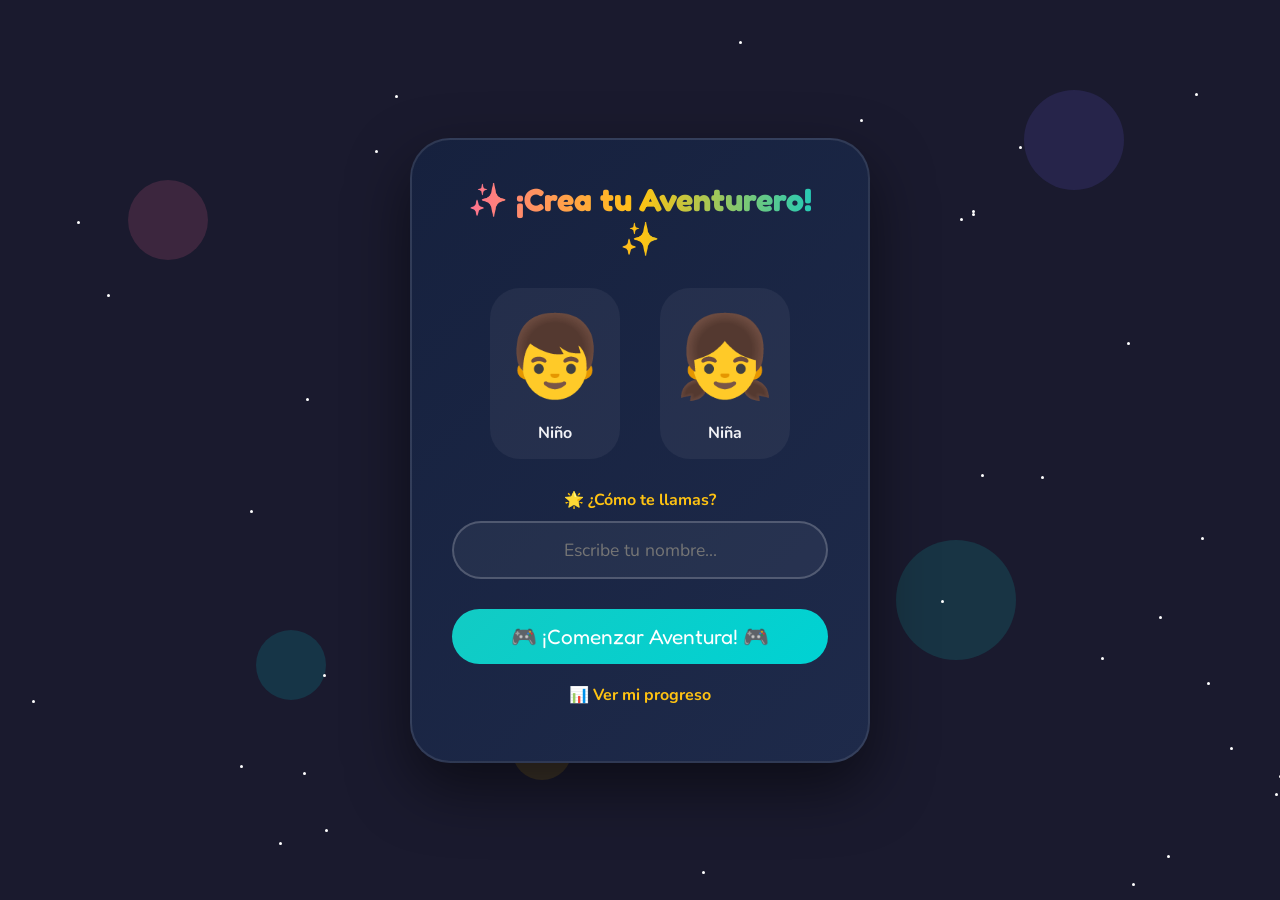
<file: profile.html>
<!-- profile.html - Pantalla de selección/creación de perfil -->
<!DOCTYPE html>
<html lang="es">
<head>
    <meta charset="UTF-8">
    <meta name="viewport" content="width=device-width, initial-scale=1.0">
    <title>Mi Perfil - Juegos Aurora</title>
    <link href="https://fonts.googleapis.com/css2?family=Fredoka+One&family=Nunito:wght@400;700;900&display=swap" rel="stylesheet">
    <style>
        :root {
            --primary: #FF6B9D;
            --secondary: #C44569;
            --accent1: #FFC312;
            --accent2: #12CBC4;
            --accent3: #B53471;
            --accent4: #6C5CE7;
            --accent5: #00D2D3;
            --accent6: #FF9F43;
            --bg: #1a1a2e;
            --card: #16213e;
            --text: #f1f2f6;
        }

        * { margin: 0; padding: 0; box-sizing: border-box; }

        body {
            font-family: 'Nunito', sans-serif;
            background: var(--bg);
            min-height: 100vh;
            color: var(--text);
            overflow-x: hidden;
        }

        .bg-animation {
            position: fixed;
            top: 0; left: 0;
            width: 100%; height: 100%;
            z-index: 0;
            overflow: hidden;
        }

        .bg-animation .bubble {
            position: absolute;
            border-radius: 50%;
            opacity: 0.15;
            animation: float 15s infinite ease-in-out;
        }

        .bubble:nth-child(1) { width: 80px; height: 80px; background: #FF6B9D; left: 10%; top: 20%; animation-delay: 0s; }
        .bubble:nth-child(2) { width: 120px; height: 120px; background: #12CBC4; left: 70%; top: 60%; animation-delay: 2s; }
        .bubble:nth-child(3) { width: 60px; height: 60px; background: #FFC312; left: 40%; top: 80%; animation-delay: 4s; }
        .bubble:nth-child(4) { width: 100px; height: 100px; background: #6C5CE7; left: 80%; top: 10%; animation-delay: 1s; }
        .bubble:nth-child(5) { width: 70px; height: 70px; background: #00D2D3; left: 20%; top: 70%; animation-delay: 3s; }
        .bubble:nth-child(6) { width: 90px; height: 90px; background: #FF9F43; left: 55%; top: 30%; animation-delay: 5s; }

        @keyframes float {
            0%, 100% { transform: translateY(0) rotate(0deg); }
            33% { transform: translateY(-30px) rotate(120deg); }
            66% { transform: translateY(20px) rotate(240deg); }
        }

        .stars {
            position: fixed;
            top: 0; left: 0;
            width: 100%; height: 100%;
            z-index: 0;
            pointer-events: none;
        }

        .star {
            position: absolute;
            width: 3px; height: 3px;
            background: white;
            border-radius: 50%;
            animation: twinkle 2s infinite;
        }

        @keyframes twinkle {
            0%, 100% { opacity: 0.2; transform: scale(1); }
            50% { opacity: 1; transform: scale(1.5); }
        }

        .profile-container {
            position: relative;
            z-index: 1;
            max-width: 500px;
            margin: 0 auto;
            padding: 40px 20px;
            min-height: 100vh;
            display: flex;
            flex-direction: column;
            align-items: center;
            justify-content: center;
        }

        .profile-card {
            background: linear-gradient(135deg, var(--card), #1e2a4a);
            border-radius: 40px;
            padding: 40px;
            text-align: center;
            border: 2px solid rgba(255,255,255,0.1);
            box-shadow: 0 25px 60px rgba(0,0,0,0.5);
            width: 100%;
        }

        .profile-title {
            font-family: 'Fredoka One', cursive;
            font-size: 2rem;
            background: linear-gradient(90deg, var(--primary), var(--accent1), var(--accent2));
            -webkit-background-clip: text;
            -webkit-text-fill-color: transparent;
            margin-bottom: 30px;
        }

        .avatar-selector {
            display: flex;
            justify-content: center;
            gap: 40px;
            margin-bottom: 30px;
        }

        .avatar-option {
            cursor: pointer;
            text-align: center;
            transition: all 0.3s;
            padding: 15px;
            border-radius: 30px;
            background: rgba(255,255,255,0.05);
        }

        .avatar-option.selected {
            background: linear-gradient(135deg, var(--primary), var(--accent3));
            box-shadow: 0 0 30px rgba(255,107,157,0.5);
            transform: scale(1.05);
        }

        .avatar-option .avatar-icon {
            font-size: 5rem;
            display: block;
            margin-bottom: 10px;
        }

        .avatar-option .avatar-label {
            font-weight: bold;
            color: var(--text);
        }

        .name-input {
            margin-bottom: 30px;
        }

        .name-input label {
            display: block;
            margin-bottom: 10px;
            color: var(--accent1);
            font-weight: bold;
        }

        .name-input input {
            width: 100%;
            padding: 15px 20px;
            border-radius: 50px;
            border: 2px solid rgba(255,255,255,0.2);
            background: rgba(255,255,255,0.05);
            color: white;
            font-family: 'Nunito', sans-serif;
            font-size: 1.1rem;
            text-align: center;
        }

        .name-input input:focus {
            outline: none;
            border-color: var(--accent2);
        }

        .start-btn {
            background: linear-gradient(135deg, var(--accent2), var(--accent5));
            border: none;
            color: white;
            padding: 15px 40px;
            border-radius: 50px;
            font-family: 'Fredoka One', cursive;
            font-size: 1.3rem;
            cursor: pointer;
            transition: all 0.3s;
            width: 100%;
        }

        .start-btn:hover {
            transform: translateY(-3px);
            box-shadow: 0 10px 30px rgba(18,203,196,0.4);
        }

        .dashboard-link {
            margin-top: 20px;
            text-align: center;
        }

        .dashboard-link a {
            color: var(--accent1);
            text-decoration: none;
            font-weight: bold;
        }

        .dashboard-link a:hover {
            text-decoration: underline;
        }

        .error-msg {
            color: #e74c3c;
            margin-top: 15px;
            font-size: 0.9rem;
        }
    </style>
</head>
<body>
    <div class="bg-animation">
        <div class="bubble"></div><div class="bubble"></div><div class="bubble"></div>
        <div class="bubble"></div><div class="bubble"></div><div class="bubble"></div>
    </div>
    <div class="stars" id="stars"></div>

    <div class="profile-container">
        <div class="profile-card">
            <h1 class="profile-title">✨ ¡Crea tu Aventurero! ✨</h1>
            
            <div class="avatar-selector">
                <div class="avatar-option" data-gender="boy" onclick="selectGender('boy')">
                    <div class="avatar-icon">👦</div>
                    <div class="avatar-label">Niño</div>
                </div>
                <div class="avatar-option" data-gender="girl" onclick="selectGender('girl')">
                    <div class="avatar-icon">👧</div>
                    <div class="avatar-label">Niña</div>
                </div>
            </div>

            <div class="name-input">
                <label>🌟 ¿Cómo te llamas?</label>
                <input type="text" id="playerName" placeholder="Escribe tu nombre..." maxlength="20">
            </div>

            <button class="start-btn" onclick="saveProfile()">🎮 ¡Comenzar Aventura! 🎮</button>
            
            <div class="dashboard-link">
                <a href="#" onclick="goToDashboard()">📊 Ver mi progreso</a>
            </div>
            <div id="errorMsg" class="error-msg"></div>
        </div>
    </div>

    <script src="./gameCore.js"></script>
    <script>
        function createStars() {
            const container = document.getElementById('stars');
            for (let i = 0; i < 50; i++) {
                const star = document.createElement('div');
                star.className = 'star';
                star.style.left = Math.random() * 100 + '%';
                star.style.top = Math.random() * 100 + '%';
                star.style.animationDelay = Math.random() * 2 + 's';
                container.appendChild(star);
            }
        }
        createStars();

        let selectedGender = 'boy';

        function selectGender(gender) {
            selectedGender = gender;
            document.querySelectorAll('.avatar-option').forEach(opt => {
                opt.classList.remove('selected');
            });
            document.querySelector(`[data-gender="${gender}"]`).classList.add('selected');
        }

        function saveProfile() {
            const name = document.getElementById('playerName').value.trim();
            if (!name) {
                document.getElementById('errorMsg').textContent = '¡Escribe tu nombre para continuar!';
                return;
            }
            
            const profile = {
                name: name,
                gender: selectedGender,
                avatar: selectedGender === 'boy' ? '👦' : '👧',
                createdAt: new Date().toISOString()
            };
            
            localStorage.setItem('auroraPlayerProfile', JSON.stringify(profile));
            
            // También actualizar en gameCore si existe
            if (window.gameCore && window.gameCore.player) {
                window.gameCore.player.name = name;
                window.gameCore.player.gender = selectedGender;
                window.gameCore.saveGame();
            }
            
            window.location.href = 'index.html';
        }

        function goToDashboard() {
            const profile = localStorage.getItem('auroraPlayerProfile');
            if (profile) {
                window.location.href = 'dashboard.html';
            } else {
                document.getElementById('errorMsg').textContent = 'Primero crea tu perfil';
            }
        }

        // Cargar perfil existente si hay
        const existingProfile = localStorage.getItem('auroraPlayerProfile');
        if (existingProfile) {
            const profile = JSON.parse(existingProfile);
            document.getElementById('playerName').value = profile.name;
            selectGender(profile.gender);
        }
    </script>
</body>
</html>
</file>
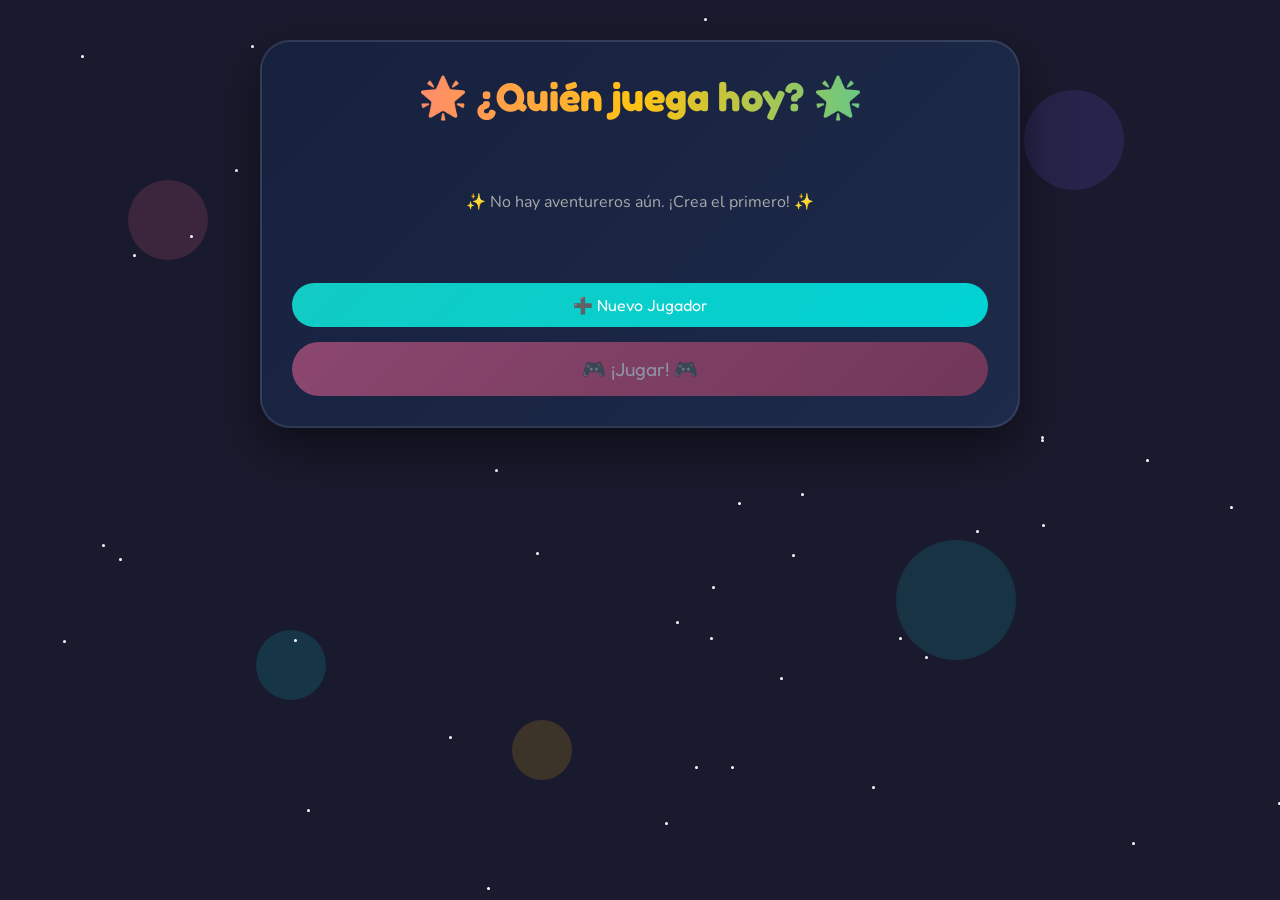
<file: user_manager.html>
<!DOCTYPE html>
<html lang="es">
<head>
    <meta charset="UTF-8">
    <meta name="viewport" content="width=device-width, initial-scale=1.0">
    <title>¿Quién juega? - Juegos Aurora</title>
    <link href="https://fonts.googleapis.com/css2?family=Fredoka+One&family=Nunito:wght@400;700;900&display=swap" rel="stylesheet">
    <style>
        :root {
            --primary: #FF6B9D;
            --secondary: #C44569;
            --accent1: #FFC312;
            --accent2: #12CBC4;
            --bg: #1a1a2e;
            --card: #16213e;
            --text: #f1f2f6;
        }
        * { margin: 0; padding: 0; box-sizing: border-box; }
        body {
            font-family: 'Nunito', sans-serif;
            background: var(--bg);
            min-height: 100vh;
            color: var(--text);
            overflow-x: hidden;
        }
        .bg-animation {
            position: fixed;
            top: 0; left: 0;
            width: 100%; height: 100%;
            z-index: 0;
            overflow: hidden;
        }
        .bg-animation .bubble {
            position: absolute;
            border-radius: 50%;
            opacity: 0.15;
            animation: float 15s infinite ease-in-out;
        }
        .bubble:nth-child(1) { width: 80px; height: 80px; background: #FF6B9D; left: 10%; top: 20%; animation-delay: 0s; }
        .bubble:nth-child(2) { width: 120px; height: 120px; background: #12CBC4; left: 70%; top: 60%; animation-delay: 2s; }
        .bubble:nth-child(3) { width: 60px; height: 60px; background: #FFC312; left: 40%; top: 80%; animation-delay: 4s; }
        .bubble:nth-child(4) { width: 100px; height: 100px; background: #6C5CE7; left: 80%; top: 10%; animation-delay: 1s; }
        .bubble:nth-child(5) { width: 70px; height: 70px; background: #00D2D3; left: 20%; top: 70%; animation-delay: 3s; }
        .bubble:nth-child(6) { width: 90px; height: 90px; background: #FF9F43; left: 55%; top: 30%; animation-delay: 5s; }
        @keyframes float {
            0%, 100% { transform: translateY(0) rotate(0deg); }
            33% { transform: translateY(-30px) rotate(120deg); }
            66% { transform: translateY(20px) rotate(240deg); }
        }
        .stars { position: fixed; top: 0; left: 0; width: 100%; height: 100%; z-index: 0; pointer-events: none; }
        .star { position: absolute; width: 3px; height: 3px; background: white; border-radius: 50%; animation: twinkle 2s infinite; }
        @keyframes twinkle { 0%, 100% { opacity: 0.2; } 50% { opacity: 1; } }
        .container { position: relative; z-index: 1; max-width: 800px; margin: 0 auto; padding: 40px 20px; min-height: 100vh; }
        .card { background: linear-gradient(135deg, var(--card), #1e2a4a); border-radius: 30px; padding: 30px; border: 2px solid rgba(255,255,255,0.1); box-shadow: 0 20px 50px rgba(0,0,0,0.5); }
        .title { font-family: 'Fredoka One', cursive; font-size: 2.5rem; text-align: center; background: linear-gradient(90deg, var(--primary), var(--accent1), var(--accent2)); -webkit-background-clip: text; -webkit-text-fill-color: transparent; margin-bottom: 30px; }
        .users-list { margin-bottom: 30px; max-height: 400px; overflow-y: auto; }
        .user-card { background: rgba(255,255,255,0.05); border-radius: 20px; padding: 15px; margin-bottom: 10px; display: flex; align-items: center; justify-content: space-between; cursor: pointer; transition: all 0.3s; border: 2px solid transparent; }
        .user-card:hover { background: rgba(255,255,255,0.1); transform: translateX(5px); }
        .user-card.selected { border-color: var(--accent2); background: rgba(18,203,196,0.1); }
        .user-info { display: flex; align-items: center; gap: 15px; }
        .user-avatar { font-size: 2.5rem; }
        .user-details h3 { font-family: 'Fredoka One', cursive; margin-bottom: 5px; }
        .user-details p { color: #aaa; font-size: 0.8rem; }
        .user-score { text-align: right; }
        .user-score .total-score { font-family: 'Fredoka One', cursive; font-size: 1.5rem; color: var(--accent1); }
        .btn-new-user { background: linear-gradient(135deg, var(--accent2), #00D2D3); border: none; color: white; padding: 12px 25px; border-radius: 50px; font-family: 'Fredoka One', cursive; font-size: 1rem; cursor: pointer; width: 100%; margin-bottom: 15px; transition: all 0.3s; }
        .btn-play { background: linear-gradient(135deg, var(--primary), var(--secondary)); border: none; color: white; padding: 15px; border-radius: 50px; font-family: 'Fredoka One', cursive; font-size: 1.2rem; cursor: pointer; width: 100%; transition: all 0.3s; }
        .btn-play:disabled { opacity: 0.5; cursor: not-allowed; }
        .new-user-form { background: rgba(255,255,255,0.05); border-radius: 20px; padding: 20px; margin-top: 20px; display: none; }
        .new-user-form.show { display: block; animation: slideDown 0.3s ease-out; }
        @keyframes slideDown { from { opacity: 0; transform: translateY(-20px); } to { opacity: 1; transform: translateY(0); } }
        .avatar-selector { display: flex; justify-content: center; gap: 20px; margin-bottom: 20px; }
        .avatar-option { cursor: pointer; text-align: center; padding: 10px; border-radius: 20px; transition: all 0.3s; }
        .avatar-option.selected { background: rgba(255,107,157,0.3); transform: scale(1.1); }
        .avatar-option .avatar-icon { font-size: 3rem; }
        .name-input input { width: 100%; padding: 12px; border-radius: 25px; border: 2px solid rgba(255,255,255,0.2); background: rgba(255,255,255,0.05); color: white; font-size: 1rem; text-align: center; }
        .name-input input:focus { outline: none; border-color: var(--accent2); }
        .btn-create { background: linear-gradient(135deg, #6C5CE7, #B53471); width: 100%; padding: 12px; border: none; border-radius: 25px; color: white; font-weight: bold; cursor: pointer; }
        .empty-users { text-align: center; padding: 40px; color: #aaa; }
        .delete-btn { background: none; border: none; font-size: 1.2rem; cursor: pointer; opacity: 0.5; transition: opacity 0.3s; margin-left: 10px; }
        .delete-btn:hover { opacity: 1; }
        .error-msg { color: #e74c3c; font-size: 0.8rem; text-align: center; margin-top: 10px; }
    </style>
</head>
<body>
    <div class="bg-animation"><div class="bubble"></div><div class="bubble"></div><div class="bubble"></div><div class="bubble"></div><div class="bubble"></div><div class="bubble"></div></div>
    <div class="stars" id="stars"></div>

    <div class="container">
        <div class="card">
            <h1 class="title">🌟 ¿Quién juega hoy? 🌟</h1>
            <div class="users-list" id="usersList"></div>
            <button class="btn-new-user" onclick="toggleNewUserForm()">➕ Nuevo Jugador</button>
            <div class="new-user-form" id="newUserForm">
                <div class="avatar-selector">
                    <div class="avatar-option" data-gender="boy" onclick="selectGender('boy')">
                        <div class="avatar-icon">👦</div><div>Niño</div>
                    </div>
                    <div class="avatar-option" data-gender="girl" onclick="selectGender('girl')">
                        <div class="avatar-icon">👧</div><div>Niña</div>
                    </div>
                </div>
                <div class="name-input"><input type="text" id="newUserName" placeholder="Escribe tu nombre..." maxlength="20"></div>
                <button class="btn-create" onclick="createUser()">✨ Crear Aventurero ✨</button>
                <div id="createError" class="error-msg"></div>
            </div>
            <button class="btn-play" id="playBtn" onclick="playAsSelected()" disabled>🎮 ¡Jugar! 🎮</button>
        </div>
    </div>

    <script>
        let selectedUserId = null;
        let selectedGender = 'boy';

        function createStars() {
            const container = document.getElementById('stars');
            for (let i = 0; i < 50; i++) {
                const star = document.createElement('div');
                star.className = 'star';
                star.style.left = Math.random() * 100 + '%';
                star.style.top = Math.random() * 100 + '%';
                star.style.animationDelay = Math.random() * 2 + 's';
                container.appendChild(star);
            }
        }
        createStars();

        function getAllUsers() {
            const users = localStorage.getItem('aurora_users');
            return users ? JSON.parse(users) : [];
        }

        function saveAllUsers(users) { localStorage.setItem('aurora_users', JSON.stringify(users)); }

        function getUser(userId) { return getAllUsers().find(u => u.id === userId); }

        function saveUser(user) {
            const users = getAllUsers();
            const index = users.findIndex(u => u.id === user.id);
            if (index !== -1) users[index] = user;
            else users.push(user);
            saveAllUsers(users);
        }

        function deleteUser(userId, event) {
            if (event) event.stopPropagation();
            if (confirm('¿Seguro que quieres eliminar este jugador? ¡Se perderán todos sus datos!')) {
                let users = getAllUsers();
                users = users.filter(u => u.id !== userId);
                saveAllUsers(users);
                if (selectedUserId === userId) {
                    selectedUserId = null;
                    document.getElementById('playBtn').disabled = true;
                }
                renderUsersList();
            }
        }

        function createUser() {
            const name = document.getElementById('newUserName').value.trim();
            const errorDiv = document.getElementById('createError');
            if (!name) { errorDiv.textContent = '¡Escribe tu nombre!'; return; }
            const users = getAllUsers();
            if (users.some(u => u.name.toLowerCase() === name.toLowerCase())) {
                errorDiv.textContent = '¡Ya existe un jugador con ese nombre!';
                return;
            }
            const newUser = {
                id: Date.now().toString(),
                name: name,
                gender: selectedGender,
                avatar: selectedGender === 'boy' ? '👦' : '👧',
                createdAt: new Date().toISOString(),
                stats: { totalScore: 0, level: 1, xp: 0, rewards: [],
                    games: { alfabeto: { score: 0, level: 1, plays: 0, wins: 0, bestScore: 0 },
                             lluvia: { score: 0, level: 1, plays: 0, wins: 0, bestScore: 0 },
                             palabras: { score: 0, level: 1, plays: 0, wins: 0, bestScore: 0 },
                             ahorcado: { score: 0, level: 1, plays: 0, wins: 0, bestScore: 0 } }
                }
            };
            saveUser(newUser);
            document.getElementById('newUserName').value = '';
            document.getElementById('newUserForm').classList.remove('show');
            errorDiv.textContent = '';
            renderUsersList();
            selectUser(newUser.id);
        }

        function selectUser(userId) {
            selectedUserId = userId;
            renderUsersList();
            document.getElementById('playBtn').disabled = false;
            localStorage.setItem('aurora_active_user', userId);
        }

        function renderUsersList() {
            const users = getAllUsers();
            const container = document.getElementById('usersList');
            if (users.length === 0) {
                container.innerHTML = '<div class="empty-users">✨ No hay aventureros aún. ¡Crea el primero! ✨</div>';
                return;
            }
            users.sort((a, b) => b.stats.totalScore - a.stats.totalScore);
            container.innerHTML = users.map(user => `
                <div class="user-card ${selectedUserId === user.id ? 'selected' : ''}" onclick="selectUser('${user.id}')">
                    <div class="user-info">
                        <div class="user-avatar">${user.avatar}</div>
                        <div class="user-details">
                            <h3>${escapeHtml(user.name)}</h3>
                            <p>🎮 ${(user.stats.games.alfabeto.plays + user.stats.games.lluvia.plays + user.stats.games.palabras.plays + user.stats.games.ahorcado.plays)} partidas</p>
                        </div>
                    </div>
                    <div class="user-score">
                        <div class="total-score">🏆 ${user.stats.totalScore}</div>
                        <div class="level">Nivel ${user.stats.level}</div>
                        <button class="delete-btn" onclick="deleteUser('${user.id}', event)">🗑️</button>
                    </div>
                </div>
            `).join('');
        }

        function escapeHtml(text) { const div = document.createElement('div'); div.textContent = text; return div.innerHTML; }
        function toggleNewUserForm() { document.getElementById('newUserForm').classList.toggle('show'); document.getElementById('newUserName').focus(); }
        function selectGender(gender) { selectedGender = gender; document.querySelectorAll('.avatar-option').forEach(opt => opt.classList.remove('selected')); document.querySelector(`[data-gender="${gender}"]`).classList.add('selected'); }
        function playAsSelected() { if (selectedUserId) { localStorage.setItem('aurora_active_user', selectedUserId); window.location.href = 'index.html'; } }

        function loadActiveUser() {
            const activeUserId = localStorage.getItem('aurora_active_user');
            if (activeUserId && getUser(activeUserId)) {
                selectedUserId = activeUserId;
                document.getElementById('playBtn').disabled = false;
            }
            renderUsersList();
        }
        loadActiveUser();
    </script>
</body>
</html>
</file>
<file: styles.css>
:root {
    --primary: #FF6B9D; --secondary: #C44569; --accent1: #FFC312; --accent2: #12CBC4;
    --accent3: #B53471; --accent4: #6C5CE7; --accent5: #00D2D3; --accent6: #FF9F43;
    --bg: #1a1a2e; --card: #16213e; --text: #f1f2f6;
}
* { margin: 0; padding: 0; box-sizing: border-box; }
body { font-family: 'Nunito', sans-serif; background: var(--bg); min-height: 100vh; color: var(--text); overflow-x: hidden; }

/* Background Animations (bubbles y stars) */
.bg-animation { position: fixed; top: 0; left: 0; width: 100%; height: 100%; z-index: 0; overflow: hidden; }
.bg-animation .bubble { position: absolute; border-radius: 50%; opacity: 0.15; animation: float 15s infinite ease-in-out; }
.bg-animation .bubble:nth-child(1) { width: 80px; height: 80px; background: var(--primary); left: 10%; top: 20%; }
.bg-animation .bubble:nth-child(2) { width: 120px; height: 120px; background: var(--accent2); left: 70%; top: 60%; animation-delay: 2s; }
.bg-animation .bubble:nth-child(3) { width: 60px; height: 60px; background: var(--accent1); left: 40%; top: 80%; animation-delay: 4s; }
.bg-animation .bubble:nth-child(4) { width: 100px; height: 100px; background: var(--accent4); left: 80%; top: 10%; animation-delay: 1s; }
.bg-animation .bubble:nth-child(5) { width: 70px; height: 70px; background: var(--accent5); left: 20%; top: 70%; animation-delay: 3s; }
.bg-animation .bubble:nth-child(6) { width: 90px; height: 90px; background: var(--accent6); left: 55%; top: 30%; animation-delay: 5s; }
@keyframes float { 0%,100%{transform:translateY(0) rotate(0deg)} 33%{transform:translateY(-30px) rotate(120deg)} 66%{transform:translateY(20px) rotate(240deg)} }

.stars { position: fixed; top: 0; left: 0; width: 100%; height: 100%; z-index: 0; pointer-events: none; }
.star { position: absolute; width: 4px; height: 4px; background: white; border-radius: 50%; animation: twinkle 2s infinite ease-in-out; }
@keyframes twinkle { 0%,100%{opacity:0.2;transform:scale(1)} 50%{opacity:1;transform:scale(1.5)} }

/* Main Menu */
.main-menu { display: flex; flex-direction: column; align-items: center; justify-content: center; min-height: 100vh; position: relative; z-index: 10; padding: 20px; }
.menu-title { font-family: 'Fredoka One', cursive; font-size: 3.5rem; background: linear-gradient(90deg, var(--primary), var(--accent2), var(--accent1)); -webkit-background-clip: text; -webkit-text-fill-color: transparent; margin-bottom: 40px; text-align: center; }
.games-grid { display: flex; gap: 30px; flex-wrap: wrap; justify-content: center; max-width: 1200px; margin-bottom: 30px; }
.game-card { background: linear-gradient(135deg, var(--card), #1e2a4a); border-radius: 30px; padding: 30px; text-align: center; cursor: pointer; border: 2px solid rgba(255,255,255,0.1); transition: all 0.4s; width: 260px; }
.game-card:hover { transform: translateY(-10px) scale(1.02); border-color: var(--accent2); }
.game-card .emoji { font-size: 4rem; display: block; margin-bottom: 15px; }
.game-card h3 { font-family: 'Fredoka One', cursive; font-size: 1.5rem; margin-bottom: 10px; color: #fff; }
.game-card p { color: #a0a0a0; font-size: 0.95rem; }

/* User Bar */
.user-bar { position: fixed; top: 15px; right: 20px; z-index: 100; background: rgba(0,0,0,0.6); backdrop-filter: blur(10px); padding: 8px 16px; border-radius: 50px; display: flex; align-items: center; gap: 12px; font-size: 0.9rem; border: 1px solid rgba(255,255,255,0.2); }
.user-avatar-small { font-size: 1.5rem; }
.user-name-small { font-weight: bold; color: var(--accent1); }
.user-score-small { color: white; }
.switch-user-btn { background: rgba(255,255,255,0.1); border: 1px solid rgba(255,255,255,0.3); color: white; padding: 4px 10px; border-radius: 20px; cursor: pointer; font-size: 0.75rem; }
.back-btn { position: fixed; top: 20px; left: 20px; z-index: 2000; background: linear-gradient(135deg, var(--accent4), var(--accent3)); color: white; border: none; border-radius: 50px; padding: 10px 20px; font-family: 'Fredoka One', cursive; cursor: pointer; display: none; }
.footer-links { text-align: center; margin-top: 20px; }
.footer-links a { color: var(--accent1); text-decoration: none; margin: 0 10px; }

/* Game Containers */
#ahorcado-app, #alfabeto-app, #lluvia-app, #palabras-app { display: none; position: relative; z-index: 1; min-height: 100vh; padding: 20px; }

/* Score Board (común) */
.score-board { display: flex; gap: 20px; justify-content: center; flex-wrap: wrap; margin-bottom: 20px; }
.score-item { background: linear-gradient(135deg, var(--card), #1e2a4a); border-radius: 20px; padding: 10px 20px; display: flex; align-items: center; gap: 10px; border: 1px solid rgba(255,255,255,0.1); }
.score-item .icon { font-size: 1.5rem; }
.score-item .label { font-size: 0.7rem; color: #888; text-transform: uppercase; }
.score-item .value { font-family: 'Fredoka One', cursive; font-size: 1.3rem; color: var(--accent1); }

/* Botones de idioma/dificultad */
.lang-selector, .category-selector, .phase-selector, .mode-selector { display: flex; gap: 10px; justify-content: center; flex-wrap: wrap; margin-bottom: 15px; }
.lang-btn, .category-btn, .phase-btn, .mode-btn { background: rgba(255,255,255,0.05); border: 2px solid rgba(255,255,255,0.1); color: white; padding: 8px 16px; border-radius: 25px; cursor: pointer; font-weight: bold; transition: all 0.3s; }
.lang-btn.active, .category-btn.active, .phase-btn.active, .mode-btn.active { background: linear-gradient(135deg, var(--primary), var(--secondary)); border-color: transparent; }
.selector-label { width: 100%; text-align: center; color: #888; font-size: 0.8rem; margin-bottom: 5px; text-transform: uppercase; }

/* Word Display (Ahorcado y Alfabeto) */
.word-display { background: linear-gradient(135deg, var(--card), #1e2a4a); border-radius: 25px; padding: 25px; text-align: center; margin-bottom: 20px; }
.word-slots { display: flex; justify-content: center; gap: 10px; flex-wrap: wrap; }
.letter-slot { width: 60px; height: 70px; background: rgba(255,255,255,0.05); border: 2px solid rgba(255,255,255,0.2); border-radius: 15px; display: flex; align-items: center; justify-content: center; font-family: 'Fredoka One', cursive; font-size: 2rem; color: white; }
.letter-slot.filled { background: linear-gradient(135deg, var(--accent2), #00D2D3); border-color: transparent; }

/* Hangman */
.hangman-drawing { width: 200px; height: 250px; position: relative; margin: 0 auto; }
.hangman-part { position: absolute; opacity: 0; transition: opacity 0.5s; }
.hangman-part.show { opacity: 1; }
.part-base { bottom: 0; left: 20px; width: 100px; height: 8px; background: #8B4513; }
.part-pole { bottom: 0; left: 65px; width: 8px; height: 200px; background: #8B4513; }
.part-top { top: 40px; left: 65px; width: 80px; height: 8px; background: #8B4513; }
.part-rope { top: 48px; left: 135px; width: 4px; height: 30px; background: #DEB887; }
.part-head { top: 70px; left: 115px; width: 45px; height: 45px; border: 4px solid var(--accent6); border-radius: 50%; background: #FFE4B5; }
.part-body { top: 115px; left: 135px; width: 4px; height: 60px; background: var(--primary); }
.part-arm-left { top: 125px; left: 105px; width: 35px; height: 4px; background: var(--primary); transform: rotate(-30deg); transform-origin: right center; }
.part-arm-right { top: 125px; left: 135px; width: 35px; height: 4px; background: var(--primary); transform: rotate(30deg); transform-origin: left center; }
.part-leg-left { top: 175px; left: 110px; width: 35px; height: 4px; background: var(--primary); transform: rotate(-45deg); }
.part-leg-right { top: 175px; left: 130px; width: 35px; height: 4px; background: var(--primary); transform: rotate(45deg); }

/* Keyboards */
.keyboard { display: flex; flex-direction: column; gap: 8px; align-items: center; margin-top: 20px; }
.keyboard-row { display: flex; gap: 6px; justify-content: center; flex-wrap: wrap; }
.key-btn { width: 45px; height: 50px; border: none; border-radius: 12px; font-family: 'Fredoka One', cursive; font-size: 1.2rem; color: white; cursor: pointer; transition: all 0.2s; }
.key-btn.correct { background: #2ecc71 !important; }
.key-btn.wrong { background: #e74c3c !important; opacity: 0.5; }

/* Lives */
.lives-display { text-align: center; margin: 15px 0; }
.hearts { font-size: 1.5rem; letter-spacing: 3px; }

/* Overlays */
.result-overlay, .game-over, .start-screen { position: fixed; top: 0; left: 0; width: 100%; height: 100%; background: rgba(26,26,46,0.95); backdrop-filter: blur(10px); display: none; flex-direction: column; align-items: center; justify-content: center; z-index: 2000; }
.result-overlay.show, .game-over.show, .start-screen:not(.hidden) { display: flex; }
.start-screen.hidden { display: none; }
.result-overlay .emoji, .game-over .trophy, .start-screen .mascot { font-size: 5rem; margin-bottom: 20px; animation: bounce 1s infinite; }
@keyframes bounce { 0%,100%{transform:translateY(0)} 50%{transform:translateY(-20px)} }
.restart-btn, .start-btn { background: linear-gradient(135deg, var(--accent2), #00D2D3); border: none; color: white; padding: 12px 30px; border-radius: 30px; font-family: 'Fredoka One', cursive; font-size: 1rem; cursor: pointer; margin-top: 20px; }

/* Alfabeto específico */
.target-display { text-align: center; padding: 20px; background: rgba(0,0,0,0.2); border-radius: 20px; margin-bottom: 20px; position: relative; }
.target-letter { font-family: 'Fredoka One', cursive; font-size: 5rem; transition: all 0.3s; }
.target-letter.hidden-letter { opacity: 0; transform: scale(0.5); }
.speak-btn { position: absolute; top: 10px; right: 10px; background: rgba(255,255,255,0.1); border: none; border-radius: 50%; width: 40px; height: 40px; font-size: 1.2rem; cursor: pointer; }
.letter-grid { display: grid; grid-template-columns: repeat(auto-fill, minmax(80px, 1fr)); gap: 12px; }
.letter-card { aspect-ratio: 1; background: linear-gradient(135deg, #FF6B9D, #C44569); border-radius: 15px; display: flex; align-items: center; justify-content: center; font-family: 'Fredoka One', cursive; font-size: 2rem; cursor: pointer; transition: all 0.3s; }
.letter-card.correct { background: #2ecc71 !important; }
.letter-card.wrong { background: #e74c3c !important; }
.progress-container { margin: 20px 0; }
.progress-bar { width: 100%; height: 10px; background: rgba(255,255,255,0.1); border-radius: 5px; overflow: hidden; }
.progress-fill { height: 100%; background: linear-gradient(90deg, var(--accent2), var(--accent1)); transition: width 0.5s; }

/* Lluvia de Letras */
.ll-area { position: relative; width: 100%; max-width: 700px; height: 500px; background: rgba(26,26,46,0.8); border-radius: 20px; overflow: hidden; border: 2px solid rgba(255,255,255,0.1); margin-top: 20px; }
.ll-falling { position: absolute; font-family: 'Fredoka One', cursive; cursor: pointer; display: flex; align-items: center; justify-content: center; border-radius: 50%; transition: transform 0.1s; user-select: none; }
.ll-falling.letter { width: 50px; height: 50px; font-size: 2rem; background: linear-gradient(135deg, var(--accent4), var(--accent2)); color: white; }
.ll-falling.target { background: linear-gradient(135deg, var(--primary), var(--accent1)); }
.ll-falling.heart { width: 45px; height: 45px; font-size: 1.8rem; background: #e74c3c; }
.ll-falling.bomb { width: 50px; height: 50px; font-size: 2rem; background: #333; border: 2px solid #e74c3c; }
.ll-target-display { font-size: 1.5rem; color: var(--accent1); text-align: center; margin: 15px 0; font-family: 'Fredoka One', cursive; }

/* Palabras Escondidas */
.pe-word-area { display: flex; justify-content: center; gap: 10px; margin: 30px 0; flex-wrap: wrap; }
.pe-slot { width: 60px; height: 70px; border: 3px dashed rgba(255,255,255,0.3); border-radius: 15px; display: flex; align-items: center; justify-content: center; font-family: 'Fredoka One', cursive; font-size: 2rem; color: white; cursor: pointer; background: rgba(0,0,0,0.2); }
.pe-slot.filled { border-style: solid; border-color: var(--accent2); background: linear-gradient(135deg, var(--card), #1e2a4a); }
.pe-letters-area { display: flex; justify-content: center; gap: 15px; flex-wrap: wrap; margin-bottom: 20px; }
.pe-letter-btn { width: 60px; height: 70px; border-radius: 15px; background: linear-gradient(135deg, var(--primary), var(--secondary)); border: none; font-family: 'Fredoka One', cursive; font-size: 2rem; color: white; cursor: pointer; transition: all 0.2s; }
.pe-letter-btn.hidden { opacity: 0; pointer-events: none; }
.pe-prizes { margin-top: 20px; text-align: center; background: rgba(255,255,255,0.05); padding: 20px; border-radius: 20px; }
.pe-prize-list { display: flex; justify-content: center; gap: 15px; flex-wrap: wrap; font-size: 2rem; }
.collection-panel { margin-top: 20px; background: rgba(255,255,255,0.03); padding: 15px; border-radius: 15px; }
.collection-grid { display: grid; grid-template-columns: repeat(auto-fill, minmax(100px, 1fr)); gap: 10px; }
.collection-item.locked { filter: grayscale(1); opacity: 0.4; }

/* Responsive */
@media (max-width: 600px) {
    .menu-title { font-size: 2rem; }
    .letter-slot, .pe-slot { width: 45px; height: 55px; font-size: 1.5rem; }
    .key-btn { width: 35px; height: 42px; font-size: 1rem; }
    .letter-card { font-size: 1.5rem; }
    .target-letter { font-size: 3rem; }
}


/* Aventura del Alfabeto: jerarquía visual y lectura móvil */
#alfabeto-app #al_gameContainer {
    display: flex;
    flex-direction: column;
    min-height: calc(100vh - 40px);
}
#alfabeto-app #al_gameContainer > .header { order: 0; }
#alfabeto-app #al_gameContainer > .score-board {
    order: 1;
    justify-content: center;
    gap: 10px;
    margin: 0 0 12px;
}
#alfabeto-app #al_gameContainer > .lang-selector { order: 2; margin-bottom: 10px; }
#alfabeto-app #al_gameContainer > .progress-container { order: 3; margin: 8px 0 12px; }
#alfabeto-app #al_gameContainer > .game-area {
    order: 4;
    flex: 1;
    display: flex;
    flex-direction: column;
    justify-content: center;
    gap: 14px;
    width: 100%;
    max-width: 900px;
    margin: 0 auto;
}
#alfabeto-app .target-display { padding: 16px; }
#alfabeto-app .target-letter,
#alfabeto-app .letter-card,
#alfabeto-app .score-item .value {
    font-family: 'Fredoka One', 'Trebuchet MS', Arial, sans-serif;
    font-style: normal;
}
#alfabeto-app .target-letter { font-size: clamp(4rem, 9vw, 6rem); line-height: 1.1; }
#alfabeto-app .letter-grid { grid-template-columns: repeat(auto-fit, minmax(76px, 1fr)); }
#alfabeto-app .letter-card { font-size: clamp(1.8rem, 3vw, 2.5rem); }

@media (max-width: 600px) {
    #alfabeto-app { padding: 10px; }
    #alfabeto-app #al_gameContainer { min-height: calc(100svh - 20px); }
    #alfabeto-app #al_gameContainer > .header { margin-bottom: 8px; }
    #alfabeto-app #al_gameContainer > .header h1 { font-size: 1.55rem; line-height: 1.2; }
    #alfabeto-app #al_gameContainer > .header .subtitle { font-size: 0.85rem; }
    #alfabeto-app #al_gameContainer > .score-board { gap: 6px; margin-bottom: 8px; }
    #alfabeto-app .score-item { padding: 7px 9px; gap: 6px; border-radius: 12px; }
    #alfabeto-app .score-item .icon { font-size: 1.1rem; }
    #alfabeto-app .score-item .label { font-size: 0.62rem; }
    #alfabeto-app .score-item .value { font-size: 1.05rem; }
    #alfabeto-app .lang-selector { gap: 6px; margin-bottom: 6px; }
    #alfabeto-app .lang-selector .selector-label { width: 100%; text-align: center; font-size: 0.8rem; }
    #alfabeto-app .lang-btn { padding: 7px 10px; font-size: 0.8rem; }
    #alfabeto-app #al_gameContainer > .progress-container { margin: 5px 0 8px; }
    #alfabeto-app .progress-text { font-size: 0.8rem; }
    #alfabeto-app .target-display { padding: 12px; margin-bottom: 0; }
    #alfabeto-app .target-letter { font-size: clamp(4rem, 18vw, 5.25rem); }
    #alfabeto-app .letter-grid { grid-template-columns: repeat(4, minmax(0, 1fr)); gap: 8px; }
    #alfabeto-app .letter-card { font-size: 1.8rem; border-radius: 12px; min-width: 0; }
}


/* Palabras Escondidas: retroalimentación clara */
#palabras-app .pe-slot.error {
    border-color: #ff5b68;
    background: rgba(231, 76, 60, 0.28);
    box-shadow: 0 0 0 2px rgba(255, 91, 104, 0.25);
    animation: pe-shake 0.22s ease-in-out 2;
}
#palabras-app .pe-feedback {
    min-height: 1.5em;
    margin: 12px auto 18px;
    text-align: center;
    font-family: 'Nunito', Arial, sans-serif;
    font-size: 1.1rem;
    font-weight: 800;
    line-height: 1.4;
}
#palabras-app .pe-feedback.error { color: #ff7b84; }
#palabras-app .pe-feedback.success { color: #62e6a4; }
@keyframes pe-shake {
    0%, 100% { transform: translateX(0); }
    35% { transform: translateX(-3px); }
    70% { transform: translateX(3px); }
}
@media (max-width: 600px) {
    #palabras-app .pe-feedback { font-size: 1rem; margin: 8px auto 14px; }
}

#palabras-app > .game-container > .lang-selector { margin: 0 auto 12px; }
#palabras-app .lang-selector .lang-btn { min-height: 40px; }
</file>
